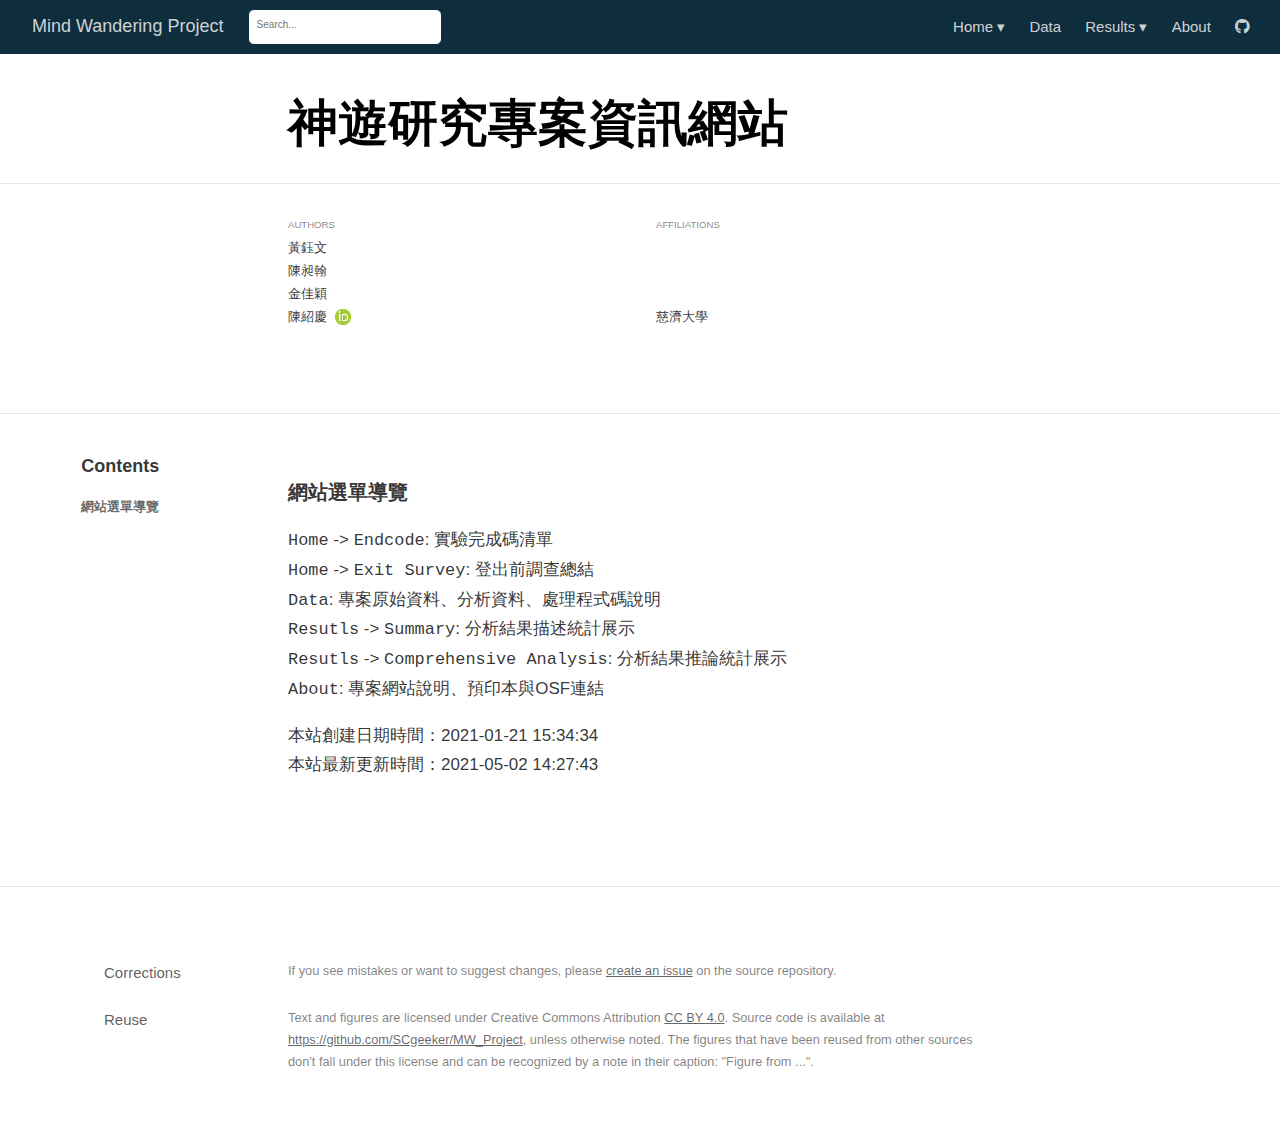
<file: index.html>
<!DOCTYPE html>

<html xmlns="http://www.w3.org/1999/xhtml" lang="" xml:lang="">

<head>
  <meta charset="utf-8"/>
  <meta name="viewport" content="width=device-width, initial-scale=1"/>
  <meta http-equiv="X-UA-Compatible" content="IE=Edge,chrome=1"/>
  <meta name="generator" content="distill" />

  <style type="text/css">
  /* Hide doc at startup (prevent jankiness while JS renders/transforms) */
  body {
    visibility: hidden;
  }
  </style>

 <!--radix_placeholder_import_source-->
 <!--/radix_placeholder_import_source-->

<style type="text/css">code{white-space: pre;}</style>
<style type="text/css" data-origin="pandoc">
pre > code.sourceCode { white-space: pre; position: relative; }
pre > code.sourceCode > span { display: inline-block; line-height: 1.25; }
pre > code.sourceCode > span:empty { height: 1.2em; }
code.sourceCode > span { color: inherit; text-decoration: inherit; }
div.sourceCode { margin: 1em 0; }
pre.sourceCode { margin: 0; }
@media screen {
div.sourceCode { overflow: auto; }
}
@media print {
pre > code.sourceCode { white-space: pre-wrap; }
pre > code.sourceCode > span { text-indent: -5em; padding-left: 5em; }
}
pre.numberSource code
  { counter-reset: source-line 0; }
pre.numberSource code > span
  { position: relative; left: -4em; counter-increment: source-line; }
pre.numberSource code > span > a:first-child::before
  { content: counter(source-line);
    position: relative; left: -1em; text-align: right; vertical-align: baseline;
    border: none; display: inline-block;
    -webkit-touch-callout: none; -webkit-user-select: none;
    -khtml-user-select: none; -moz-user-select: none;
    -ms-user-select: none; user-select: none;
    padding: 0 4px; width: 4em;
    color: #aaaaaa;
  }
pre.numberSource { margin-left: 3em; border-left: 1px solid #aaaaaa;  padding-left: 4px; }
div.sourceCode
  {   }
@media screen {
pre > code.sourceCode > span > a:first-child::before { text-decoration: underline; }
}
code span.al { color: #ff0000; } /* Alert */
code span.an { color: #008000; } /* Annotation */
code span.at { } /* Attribute */
code span.bu { } /* BuiltIn */
code span.cf { color: #0000ff; } /* ControlFlow */
code span.ch { color: #008080; } /* Char */
code span.cn { color: #585cf6; } /* Constant */
code span.co { color: #4c886b; } /* Comment */
code span.cv { color: #008000; } /* CommentVar */
code span.do { color: #008000; } /* Documentation */
code span.dv { color: #0000cd; } /* DecVal */
code span.er { color: #ff0000; font-weight: bold; } /* Error */
code span.ex { } /* Extension */
code span.fl { color: #0000cd; } /* Float */
code span.im { } /* Import */
code span.in { color: #008000; } /* Information */
code span.kw { color: #0000ff; } /* Keyword */
code span.op { color: #687687; } /* Operator */
code span.ot { color: #ff4000; } /* Other */
code span.pp { color: #ff4000; } /* Preprocessor */
code span.sc { color: #008080; } /* SpecialChar */
code span.ss { color: #008080; } /* SpecialString */
code span.st { color: #036a07; } /* String */
code span.va { } /* Variable */
code span.vs { color: #008080; } /* VerbatimString */
code span.wa { color: #008000; font-weight: bold; } /* Warning */
</style>

  <!--radix_placeholder_meta_tags-->
  <title>Mind Wandering Project: 神遊研究專案資訊網站</title>


  <link rel="license" href="https://creativecommons.org/licenses/by/4.0/"/>
  <link rel="icon" type="image/png" href="images/tcpsr.png"/>

  <meta name="article:author" content="黃鈺文"/>
  <meta name="article:author" content="陳昶翰"/>
  <meta name="article:author" content="金佳穎"/>
  <meta name="article:author" content="陳紹慶"/>

  <!--  https://developers.facebook.com/docs/sharing/webmasters#markup -->
  <meta property="og:title" content="Mind Wandering Project: 神遊研究專案資訊網站"/>
  <meta property="og:type" content="article"/>
  <meta property="og:locale" content="en_US"/>
  <meta property="og:site_name" content="Mind Wandering Project"/>

  <!--  https://dev.twitter.com/cards/types/summary -->
  <meta property="twitter:card" content="summary"/>
  <meta property="twitter:title" content="Mind Wandering Project: 神遊研究專案資訊網站"/>

  <!--/radix_placeholder_meta_tags-->
  <!--radix_placeholder_rmarkdown_metadata-->

  <script type="text/json" id="radix-rmarkdown-metadata">
  {"type":"list","attributes":{"names":{"type":"character","attributes":{},"value":["title","description","author","output","site"]}},"value":[{"type":"character","attributes":{},"value":["神遊研究專案資訊網站"]},{"type":"NULL"},{"type":"list","attributes":{},"value":[{"type":"list","attributes":{"names":{"type":"character","attributes":{},"value":["name"]}},"value":[{"type":"character","attributes":{},"value":["黃鈺文"]}]},{"type":"list","attributes":{"names":{"type":"character","attributes":{},"value":["name"]}},"value":[{"type":"character","attributes":{},"value":["陳昶翰"]}]},{"type":"list","attributes":{"names":{"type":"character","attributes":{},"value":["name"]}},"value":[{"type":"character","attributes":{},"value":["金佳穎"]}]},{"type":"list","attributes":{"names":{"type":"character","attributes":{},"value":["name","url","affiliation","affiliation_url","orcid_id"]}},"value":[{"type":"character","attributes":{},"value":["陳紹慶"]},{"type":"character","attributes":{},"value":["https://scchen.com"]},{"type":"character","attributes":{},"value":["慈濟大學"]},{"type":"character","attributes":{},"value":["https://www.tcu.edu.tw"]},{"type":"character","attributes":{},"value":["0000-0001-6092-6049"]}]}]},{"type":"list","attributes":{"names":{"type":"character","attributes":{},"value":["distill::distill_article"]}},"value":[{"type":"list","attributes":{"names":{"type":"character","attributes":{},"value":["toc"]}},"value":[{"type":"logical","attributes":{},"value":[true]}]}]},{"type":"character","attributes":{},"value":["distill::distill_website"]}]}
  </script>
  <!--/radix_placeholder_rmarkdown_metadata-->
  <!--radix_placeholder_navigation_in_header-->
  <meta name="distill:offset" content=""/>

  <script type="application/javascript">

    window.headroom_prevent_pin = false;

    window.document.addEventListener("DOMContentLoaded", function (event) {

      // initialize headroom for banner
      var header = $('header').get(0);
      var headerHeight = header.offsetHeight;
      var headroom = new Headroom(header, {
        tolerance: 5,
        onPin : function() {
          if (window.headroom_prevent_pin) {
            window.headroom_prevent_pin = false;
            headroom.unpin();
          }
        }
      });
      headroom.init();
      if(window.location.hash)
        headroom.unpin();
      $(header).addClass('headroom--transition');

      // offset scroll location for banner on hash change
      // (see: https://github.com/WickyNilliams/headroom.js/issues/38)
      window.addEventListener("hashchange", function(event) {
        window.scrollTo(0, window.pageYOffset - (headerHeight + 25));
      });

      // responsive menu
      $('.distill-site-header').each(function(i, val) {
        var topnav = $(this);
        var toggle = topnav.find('.nav-toggle');
        toggle.on('click', function() {
          topnav.toggleClass('responsive');
        });
      });

      // nav dropdowns
      $('.nav-dropbtn').click(function(e) {
        $(this).next('.nav-dropdown-content').toggleClass('nav-dropdown-active');
        $(this).parent().siblings('.nav-dropdown')
           .children('.nav-dropdown-content').removeClass('nav-dropdown-active');
      });
      $("body").click(function(e){
        $('.nav-dropdown-content').removeClass('nav-dropdown-active');
      });
      $(".nav-dropdown").click(function(e){
        e.stopPropagation();
      });
    });
  </script>

  <style type="text/css">

  /* Theme (user-documented overrideables for nav appearance) */

  .distill-site-nav {
    color: rgba(255, 255, 255, 0.8);
    background-color: #0F2E3D;
    font-size: 15px;
    font-weight: 300;
  }

  .distill-site-nav a {
    color: inherit;
    text-decoration: none;
  }

  .distill-site-nav a:hover {
    color: white;
  }

  @media print {
    .distill-site-nav {
      display: none;
    }
  }

  .distill-site-header {

  }

  .distill-site-footer {

  }


  /* Site Header */

  .distill-site-header {
    width: 100%;
    box-sizing: border-box;
    z-index: 3;
  }

  .distill-site-header .nav-left {
    display: inline-block;
    margin-left: 8px;
  }

  @media screen and (max-width: 768px) {
    .distill-site-header .nav-left {
      margin-left: 0;
    }
  }


  .distill-site-header .nav-right {
    float: right;
    margin-right: 8px;
  }

  .distill-site-header a,
  .distill-site-header .title {
    display: inline-block;
    text-align: center;
    padding: 14px 10px 14px 10px;
  }

  .distill-site-header .title {
    font-size: 18px;
    min-width: 150px;
  }

  .distill-site-header .logo {
    padding: 0;
  }

  .distill-site-header .logo img {
    display: none;
    max-height: 20px;
    width: auto;
    margin-bottom: -4px;
  }

  .distill-site-header .nav-image img {
    max-height: 18px;
    width: auto;
    display: inline-block;
    margin-bottom: -3px;
  }



  @media screen and (min-width: 1000px) {
    .distill-site-header .logo img {
      display: inline-block;
    }
    .distill-site-header .nav-left {
      margin-left: 20px;
    }
    .distill-site-header .nav-right {
      margin-right: 20px;
    }
    .distill-site-header .title {
      padding-left: 12px;
    }
  }


  .distill-site-header .nav-toggle {
    display: none;
  }

  .nav-dropdown {
    display: inline-block;
    position: relative;
  }

  .nav-dropdown .nav-dropbtn {
    border: none;
    outline: none;
    color: rgba(255, 255, 255, 0.8);
    padding: 16px 10px;
    background-color: transparent;
    font-family: inherit;
    font-size: inherit;
    font-weight: inherit;
    margin: 0;
    margin-top: 1px;
    z-index: 2;
  }

  .nav-dropdown-content {
    display: none;
    position: absolute;
    background-color: white;
    min-width: 200px;
    border: 1px solid rgba(0,0,0,0.15);
    border-radius: 4px;
    box-shadow: 0px 8px 16px 0px rgba(0,0,0,0.1);
    z-index: 1;
    margin-top: 2px;
    white-space: nowrap;
    padding-top: 4px;
    padding-bottom: 4px;
  }

  .nav-dropdown-content hr {
    margin-top: 4px;
    margin-bottom: 4px;
    border: none;
    border-bottom: 1px solid rgba(0, 0, 0, 0.1);
  }

  .nav-dropdown-active {
    display: block;
  }

  .nav-dropdown-content a, .nav-dropdown-content .nav-dropdown-header {
    color: black;
    padding: 6px 24px;
    text-decoration: none;
    display: block;
    text-align: left;
  }

  .nav-dropdown-content .nav-dropdown-header {
    display: block;
    padding: 5px 24px;
    padding-bottom: 0;
    text-transform: uppercase;
    font-size: 14px;
    color: #999999;
    white-space: nowrap;
  }

  .nav-dropdown:hover .nav-dropbtn {
    color: white;
  }

  .nav-dropdown-content a:hover {
    background-color: #ddd;
    color: black;
  }

  .nav-right .nav-dropdown-content {
    margin-left: -45%;
    right: 0;
  }

  @media screen and (max-width: 768px) {
    .distill-site-header a, .distill-site-header .nav-dropdown  {display: none;}
    .distill-site-header a.nav-toggle {
      float: right;
      display: block;
    }
    .distill-site-header .title {
      margin-left: 0;
    }
    .distill-site-header .nav-right {
      margin-right: 0;
    }
    .distill-site-header {
      overflow: hidden;
    }
    .nav-right .nav-dropdown-content {
      margin-left: 0;
    }
  }


  @media screen and (max-width: 768px) {
    .distill-site-header.responsive {position: relative; min-height: 500px; }
    .distill-site-header.responsive a.nav-toggle {
      position: absolute;
      right: 0;
      top: 0;
    }
    .distill-site-header.responsive a,
    .distill-site-header.responsive .nav-dropdown {
      display: block;
      text-align: left;
    }
    .distill-site-header.responsive .nav-left,
    .distill-site-header.responsive .nav-right {
      width: 100%;
    }
    .distill-site-header.responsive .nav-dropdown {float: none;}
    .distill-site-header.responsive .nav-dropdown-content {position: relative;}
    .distill-site-header.responsive .nav-dropdown .nav-dropbtn {
      display: block;
      width: 100%;
      text-align: left;
    }
  }

  /* Site Footer */

  .distill-site-footer {
    width: 100%;
    overflow: hidden;
    box-sizing: border-box;
    z-index: 3;
    margin-top: 30px;
    padding-top: 30px;
    padding-bottom: 30px;
    text-align: center;
  }

  /* Headroom */

  d-title {
    padding-top: 6rem;
  }

  @media print {
    d-title {
      padding-top: 4rem;
    }
  }

  .headroom {
    z-index: 1000;
    position: fixed;
    top: 0;
    left: 0;
    right: 0;
  }

  .headroom--transition {
    transition: all .4s ease-in-out;
  }

  .headroom--unpinned {
    top: -100px;
  }

  .headroom--pinned {
    top: 0;
  }

  /* adjust viewport for navbar height */
  /* helps vertically center bootstrap (non-distill) content */
  .min-vh-100 {
    min-height: calc(100vh - 100px) !important;
  }

  </style>

  <script src="site_libs/jquery-1.11.3/jquery.min.js"></script>
  <link href="site_libs/font-awesome-5.1.0/css/all.css" rel="stylesheet"/>
  <link href="site_libs/font-awesome-5.1.0/css/v4-shims.css" rel="stylesheet"/>
  <script src="site_libs/headroom-0.9.4/headroom.min.js"></script>
  <script src="site_libs/autocomplete-0.37.1/autocomplete.min.js"></script>
  <script src="site_libs/fuse-6.4.1/fuse.min.js"></script>

  <script type="application/javascript">

  function getMeta(metaName) {
    var metas = document.getElementsByTagName('meta');
    for (let i = 0; i < metas.length; i++) {
      if (metas[i].getAttribute('name') === metaName) {
        return metas[i].getAttribute('content');
      }
    }
    return '';
  }

  function offsetURL(url) {
    var offset = getMeta('distill:offset');
    return offset ? offset + '/' + url : url;
  }

  function createFuseIndex() {

    // create fuse index
    var options = {
      keys: [
        { name: 'title', weight: 20 },
        { name: 'categories', weight: 15 },
        { name: 'description', weight: 10 },
        { name: 'contents', weight: 5 },
      ],
      ignoreLocation: true,
      threshold: 0
    };
    var fuse = new window.Fuse([], options);

    // fetch the main search.json
    return fetch(offsetURL('search.json'))
      .then(function(response) {
        if (response.status == 200) {
          return response.json().then(function(json) {
            // index main articles
            json.articles.forEach(function(article) {
              fuse.add(article);
            });
            // download collections and index their articles
            return Promise.all(json.collections.map(function(collection) {
              return fetch(offsetURL(collection)).then(function(response) {
                if (response.status === 200) {
                  return response.json().then(function(articles) {
                    articles.forEach(function(article) {
                      fuse.add(article);
                    });
                  })
                } else {
                  return Promise.reject(
                    new Error('Unexpected status from search index request: ' +
                              response.status)
                  );
                }
              });
            })).then(function() {
              return fuse;
            });
          });

        } else {
          return Promise.reject(
            new Error('Unexpected status from search index request: ' +
                        response.status)
          );
        }
      });
  }

  window.document.addEventListener("DOMContentLoaded", function (event) {

    // get search element (bail if we don't have one)
    var searchEl = window.document.getElementById('distill-search');
    if (!searchEl)
      return;

    createFuseIndex()
      .then(function(fuse) {

        // make search box visible
        searchEl.classList.remove('hidden');

        // initialize autocomplete
        var options = {
          autoselect: true,
          hint: false,
          minLength: 2,
        };
        window.autocomplete(searchEl, options, [{
          source: function(query, callback) {
            const searchOptions = {
              isCaseSensitive: false,
              shouldSort: true,
              minMatchCharLength: 2,
              limit: 10,
            };
            var results = fuse.search(query, searchOptions);
            callback(results
              .map(function(result) { return result.item; })
            );
          },
          templates: {
            suggestion: function(suggestion) {
              var img = suggestion.preview && Object.keys(suggestion.preview).length > 0
                ? `<img src="${offsetURL(suggestion.preview)}"</img>`
                : '';
              var html = `
                <div class="search-item">
                  <h3>${suggestion.title}</h3>
                  <div class="search-item-description">
                    ${suggestion.description || ''}
                  </div>
                  <div class="search-item-preview">
                    ${img}
                  </div>
                </div>
              `;
              return html;
            }
          }
        }]).on('autocomplete:selected', function(event, suggestion) {
          window.location.href = offsetURL(suggestion.path);
        });
        // remove inline display style on autocompleter (we want to
        // manage responsive display via css)
        $('.algolia-autocomplete').css("display", "");
      })
      .catch(function(error) {
        console.log(error);
      });

  });

  </script>

  <style type="text/css">

  .nav-search {
    font-size: x-small;
  }

  /* Algolioa Autocomplete */

  .algolia-autocomplete {
    display: inline-block;
    margin-left: 10px;
    vertical-align: sub;
    background-color: white;
    color: black;
    padding: 6px;
    padding-top: 8px;
    padding-bottom: 0;
    border-radius: 6px;
    border: 1px #0F2E3D solid;
    width: 180px;
  }


  @media screen and (max-width: 768px) {
    .distill-site-nav .algolia-autocomplete {
      display: none;
      visibility: hidden;
    }
    .distill-site-nav.responsive .algolia-autocomplete {
      display: inline-block;
      visibility: visible;
    }
    .distill-site-nav.responsive .algolia-autocomplete .aa-dropdown-menu {
      margin-left: 0;
      width: 400px;
      max-height: 400px;
    }
  }

  .algolia-autocomplete .aa-input, .algolia-autocomplete .aa-hint {
    width: 90%;
    outline: none;
    border: none;
  }

  .algolia-autocomplete .aa-hint {
    color: #999;
  }
  .algolia-autocomplete .aa-dropdown-menu {
    width: 550px;
    max-height: 70vh;
    overflow-x: visible;
    overflow-y: scroll;
    padding: 5px;
    margin-top: 3px;
    margin-left: -150px;
    background-color: #fff;
    border-radius: 5px;
    border: 1px solid #999;
    border-top: none;
  }

  .algolia-autocomplete .aa-dropdown-menu .aa-suggestion {
    cursor: pointer;
    padding: 5px 4px;
    border-bottom: 1px solid #eee;
  }

  .algolia-autocomplete .aa-dropdown-menu .aa-suggestion:last-of-type {
    border-bottom: none;
    margin-bottom: 2px;
  }

  .algolia-autocomplete .aa-dropdown-menu .aa-suggestion .search-item {
    overflow: hidden;
    font-size: 0.8em;
    line-height: 1.4em;
  }

  .algolia-autocomplete .aa-dropdown-menu .aa-suggestion .search-item h3 {
    font-size: 1rem;
    margin-block-start: 0;
    margin-block-end: 5px;
  }

  .algolia-autocomplete .aa-dropdown-menu .aa-suggestion .search-item-description {
    display: inline-block;
    overflow: hidden;
    height: 2.8em;
    width: 80%;
    margin-right: 4%;
  }

  .algolia-autocomplete .aa-dropdown-menu .aa-suggestion .search-item-preview {
    display: inline-block;
    width: 15%;
  }

  .algolia-autocomplete .aa-dropdown-menu .aa-suggestion .search-item-preview img {
    height: 3em;
    width: auto;
    display: none;
  }

  .algolia-autocomplete .aa-dropdown-menu .aa-suggestion .search-item-preview img[src] {
    display: initial;
  }

  .algolia-autocomplete .aa-dropdown-menu .aa-suggestion.aa-cursor {
    background-color: #eee;
  }
  .algolia-autocomplete .aa-dropdown-menu .aa-suggestion em {
    font-weight: bold;
    font-style: normal;
  }

  </style>


  <!--/radix_placeholder_navigation_in_header-->
  <!--radix_placeholder_distill-->

  <style type="text/css">

  body {
    background-color: white;
  }

  .pandoc-table {
    width: 100%;
  }

  .pandoc-table>caption {
    margin-bottom: 10px;
  }

  .pandoc-table th:not([align]) {
    text-align: left;
  }

  .pagedtable-footer {
    font-size: 15px;
  }

  d-byline .byline {
    grid-template-columns: 2fr 2fr;
  }

  d-byline .byline h3 {
    margin-block-start: 1.5em;
  }

  d-byline .byline .authors-affiliations h3 {
    margin-block-start: 0.5em;
  }

  .authors-affiliations .orcid-id {
    width: 16px;
    height:16px;
    margin-left: 4px;
    margin-right: 4px;
    vertical-align: middle;
    padding-bottom: 2px;
  }

  d-title .dt-tags {
    margin-top: 1em;
    grid-column: text;
  }

  .dt-tags .dt-tag {
    text-decoration: none;
    display: inline-block;
    color: rgba(0,0,0,0.6);
    padding: 0em 0.4em;
    margin-right: 0.5em;
    margin-bottom: 0.4em;
    font-size: 70%;
    border: 1px solid rgba(0,0,0,0.2);
    border-radius: 3px;
    text-transform: uppercase;
    font-weight: 500;
  }

  d-article table.gt_table td,
  d-article table.gt_table th {
    border-bottom: none;
  }

  .html-widget {
    margin-bottom: 2.0em;
  }

  .l-screen-inset {
    padding-right: 16px;
  }

  .l-screen .caption {
    margin-left: 10px;
  }

  .shaded {
    background: rgb(247, 247, 247);
    padding-top: 20px;
    padding-bottom: 20px;
    border-top: 1px solid rgba(0, 0, 0, 0.1);
    border-bottom: 1px solid rgba(0, 0, 0, 0.1);
  }

  .shaded .html-widget {
    margin-bottom: 0;
    border: 1px solid rgba(0, 0, 0, 0.1);
  }

  .shaded .shaded-content {
    background: white;
  }

  .text-output {
    margin-top: 0;
    line-height: 1.5em;
  }

  .hidden {
    display: none !important;
  }

  d-article {
    padding-top: 2.5rem;
    padding-bottom: 30px;
  }

  d-appendix {
    padding-top: 30px;
  }

  d-article>p>img {
    width: 100%;
  }

  d-article h2 {
    margin: 1rem 0 1.5rem 0;
  }

  d-article h3 {
    margin-top: 1.5rem;
  }

  d-article iframe {
    border: 1px solid rgba(0, 0, 0, 0.1);
    margin-bottom: 2.0em;
    width: 100%;
  }

  /* Tweak code blocks */

  d-article div.sourceCode code,
  d-article pre code {
    font-family: Consolas, Monaco, 'Andale Mono', 'Ubuntu Mono', monospace;
  }

  d-article pre,
  d-article div.sourceCode,
  d-article div.sourceCode pre {
    overflow: auto;
  }

  d-article div.sourceCode {
    background-color: white;
  }

  d-article div.sourceCode pre {
    padding-left: 10px;
    font-size: 12px;
    border-left: 2px solid rgba(0,0,0,0.1);
  }

  d-article pre {
    font-size: 12px;
    color: black;
    background: none;
    margin-top: 0;
    text-align: left;
    white-space: pre;
    word-spacing: normal;
    word-break: normal;
    word-wrap: normal;
    line-height: 1.5;

    -moz-tab-size: 4;
    -o-tab-size: 4;
    tab-size: 4;

    -webkit-hyphens: none;
    -moz-hyphens: none;
    -ms-hyphens: none;
    hyphens: none;
  }

  d-article pre a {
    border-bottom: none;
  }

  d-article pre a:hover {
    border-bottom: none;
    text-decoration: underline;
  }

  d-article details {
    grid-column: text;
    margin-bottom: 0.8em;
  }

  @media(min-width: 768px) {

  d-article pre,
  d-article div.sourceCode,
  d-article div.sourceCode pre {
    overflow: visible !important;
  }

  d-article div.sourceCode pre {
    padding-left: 18px;
    font-size: 14px;
  }

  d-article pre {
    font-size: 14px;
  }

  }

  figure img.external {
    background: white;
    border: 1px solid rgba(0, 0, 0, 0.1);
    box-shadow: 0 1px 8px rgba(0, 0, 0, 0.1);
    padding: 18px;
    box-sizing: border-box;
  }

  /* CSS for d-contents */

  .d-contents {
    grid-column: text;
    color: rgba(0,0,0,0.8);
    font-size: 0.9em;
    padding-bottom: 1em;
    margin-bottom: 1em;
    padding-bottom: 0.5em;
    margin-bottom: 1em;
    padding-left: 0.25em;
    justify-self: start;
  }

  @media(min-width: 1000px) {
    .d-contents.d-contents-float {
      height: 0;
      grid-column-start: 1;
      grid-column-end: 4;
      justify-self: center;
      padding-right: 3em;
      padding-left: 2em;
    }
  }

  .d-contents nav h3 {
    font-size: 18px;
    margin-top: 0;
    margin-bottom: 1em;
  }

  .d-contents li {
    list-style-type: none
  }

  .d-contents nav > ul {
    padding-left: 0;
  }

  .d-contents ul {
    padding-left: 1em
  }

  .d-contents nav ul li {
    margin-top: 0.6em;
    margin-bottom: 0.2em;
  }

  .d-contents nav a {
    font-size: 13px;
    border-bottom: none;
    text-decoration: none
    color: rgba(0, 0, 0, 0.8);
  }

  .d-contents nav a:hover {
    text-decoration: underline solid rgba(0, 0, 0, 0.6)
  }

  .d-contents nav > ul > li > a {
    font-weight: 600;
  }

  .d-contents nav > ul > li > ul {
    font-weight: inherit;
  }

  .d-contents nav > ul > li > ul > li {
    margin-top: 0.2em;
  }


  .d-contents nav ul {
    margin-top: 0;
    margin-bottom: 0.25em;
  }

  .d-article-with-toc h2:nth-child(2) {
    margin-top: 0;
  }


  /* Figure */

  .figure {
    position: relative;
    margin-bottom: 2.5em;
    margin-top: 1.5em;
  }

  .figure img {
    width: 100%;
  }

  .figure .caption {
    color: rgba(0, 0, 0, 0.6);
    font-size: 12px;
    line-height: 1.5em;
  }

  .figure img.external {
    background: white;
    border: 1px solid rgba(0, 0, 0, 0.1);
    box-shadow: 0 1px 8px rgba(0, 0, 0, 0.1);
    padding: 18px;
    box-sizing: border-box;
  }

  .figure .caption a {
    color: rgba(0, 0, 0, 0.6);
  }

  .figure .caption b,
  .figure .caption strong, {
    font-weight: 600;
    color: rgba(0, 0, 0, 1.0);
  }

  /* Citations */

  d-article .citation {
    color: inherit;
    cursor: inherit;
  }

  div.hanging-indent{
    margin-left: 1em; text-indent: -1em;
  }

  /* Citation hover box */

  .tippy-box[data-theme~=light-border] {
    background-color: rgba(250, 250, 250, 0.95);
  }

  .tippy-content > p {
    margin-bottom: 0;
    padding: 2px;
  }


  /* Tweak 1000px media break to show more text */

  @media(min-width: 1000px) {
    .base-grid,
    distill-header,
    d-title,
    d-abstract,
    d-article,
    d-appendix,
    distill-appendix,
    d-byline,
    d-footnote-list,
    d-citation-list,
    distill-footer {
      grid-template-columns: [screen-start] 1fr [page-start kicker-start] 80px [middle-start] 50px [text-start kicker-end] 65px 65px 65px 65px 65px 65px 65px 65px [text-end gutter-start] 65px [middle-end] 65px [page-end gutter-end] 1fr [screen-end];
      grid-column-gap: 16px;
    }

    .grid {
      grid-column-gap: 16px;
    }

    d-article {
      font-size: 1.06rem;
      line-height: 1.7em;
    }
    figure .caption, .figure .caption, figure figcaption {
      font-size: 13px;
    }
  }

  @media(min-width: 1180px) {
    .base-grid,
    distill-header,
    d-title,
    d-abstract,
    d-article,
    d-appendix,
    distill-appendix,
    d-byline,
    d-footnote-list,
    d-citation-list,
    distill-footer {
      grid-template-columns: [screen-start] 1fr [page-start kicker-start] 60px [middle-start] 60px [text-start kicker-end] 60px 60px 60px 60px 60px 60px 60px 60px [text-end gutter-start] 60px [middle-end] 60px [page-end gutter-end] 1fr [screen-end];
      grid-column-gap: 32px;
    }

    .grid {
      grid-column-gap: 32px;
    }
  }


  /* Get the citation styles for the appendix (not auto-injected on render since
     we do our own rendering of the citation appendix) */

  d-appendix .citation-appendix,
  .d-appendix .citation-appendix {
    font-size: 11px;
    line-height: 15px;
    border-left: 1px solid rgba(0, 0, 0, 0.1);
    padding-left: 18px;
    border: 1px solid rgba(0,0,0,0.1);
    background: rgba(0, 0, 0, 0.02);
    padding: 10px 18px;
    border-radius: 3px;
    color: rgba(150, 150, 150, 1);
    overflow: hidden;
    margin-top: -12px;
    white-space: pre-wrap;
    word-wrap: break-word;
  }

  /* Include appendix styles here so they can be overridden */

  d-appendix {
    contain: layout style;
    font-size: 0.8em;
    line-height: 1.7em;
    margin-top: 60px;
    margin-bottom: 0;
    border-top: 1px solid rgba(0, 0, 0, 0.1);
    color: rgba(0,0,0,0.5);
    padding-top: 60px;
    padding-bottom: 48px;
  }

  d-appendix h3 {
    grid-column: page-start / text-start;
    font-size: 15px;
    font-weight: 500;
    margin-top: 1em;
    margin-bottom: 0;
    color: rgba(0,0,0,0.65);
  }

  d-appendix h3 + * {
    margin-top: 1em;
  }

  d-appendix ol {
    padding: 0 0 0 15px;
  }

  @media (min-width: 768px) {
    d-appendix ol {
      padding: 0 0 0 30px;
      margin-left: -30px;
    }
  }

  d-appendix li {
    margin-bottom: 1em;
  }

  d-appendix a {
    color: rgba(0, 0, 0, 0.6);
  }

  d-appendix > * {
    grid-column: text;
  }

  d-appendix > d-footnote-list,
  d-appendix > d-citation-list,
  d-appendix > distill-appendix {
    grid-column: screen;
  }

  /* Include footnote styles here so they can be overridden */

  d-footnote-list {
    contain: layout style;
  }

  d-footnote-list > * {
    grid-column: text;
  }

  d-footnote-list a.footnote-backlink {
    color: rgba(0,0,0,0.3);
    padding-left: 0.5em;
  }



  /* Anchor.js */

  .anchorjs-link {
    /*transition: all .25s linear; */
    text-decoration: none;
    border-bottom: none;
  }
  *:hover > .anchorjs-link {
    margin-left: -1.125em !important;
    text-decoration: none;
    border-bottom: none;
  }

  /* Social footer */

  .social_footer {
    margin-top: 30px;
    margin-bottom: 0;
    color: rgba(0,0,0,0.67);
  }

  .disqus-comments {
    margin-right: 30px;
  }

  .disqus-comment-count {
    border-bottom: 1px solid rgba(0, 0, 0, 0.4);
    cursor: pointer;
  }

  #disqus_thread {
    margin-top: 30px;
  }

  .article-sharing a {
    border-bottom: none;
    margin-right: 8px;
  }

  .article-sharing a:hover {
    border-bottom: none;
  }

  .sidebar-section.subscribe {
    font-size: 12px;
    line-height: 1.6em;
  }

  .subscribe p {
    margin-bottom: 0.5em;
  }


  .article-footer .subscribe {
    font-size: 15px;
    margin-top: 45px;
  }


  .sidebar-section.custom {
    font-size: 12px;
    line-height: 1.6em;
  }

  .custom p {
    margin-bottom: 0.5em;
  }

  /* Styles for listing layout (hide title) */
  .layout-listing d-title, .layout-listing .d-title {
    display: none;
  }

  /* Styles for posts lists (not auto-injected) */


  .posts-with-sidebar {
    padding-left: 45px;
    padding-right: 45px;
  }

  .posts-list .description h2,
  .posts-list .description p {
    font-family: -apple-system, BlinkMacSystemFont, "Segoe UI", Roboto, Oxygen, Ubuntu, Cantarell, "Fira Sans", "Droid Sans", "Helvetica Neue", Arial, sans-serif;
  }

  .posts-list .description h2 {
    font-weight: 700;
    border-bottom: none;
    padding-bottom: 0;
  }

  .posts-list h2.post-tag {
    border-bottom: 1px solid rgba(0, 0, 0, 0.2);
    padding-bottom: 12px;
  }
  .posts-list {
    margin-top: 60px;
    margin-bottom: 24px;
  }

  .posts-list .post-preview {
    text-decoration: none;
    overflow: hidden;
    display: block;
    border-bottom: 1px solid rgba(0, 0, 0, 0.1);
    padding: 24px 0;
  }

  .post-preview-last {
    border-bottom: none !important;
  }

  .posts-list .posts-list-caption {
    grid-column: screen;
    font-weight: 400;
  }

  .posts-list .post-preview h2 {
    margin: 0 0 6px 0;
    line-height: 1.2em;
    font-style: normal;
    font-size: 24px;
  }

  .posts-list .post-preview p {
    margin: 0 0 12px 0;
    line-height: 1.4em;
    font-size: 16px;
  }

  .posts-list .post-preview .thumbnail {
    box-sizing: border-box;
    margin-bottom: 24px;
    position: relative;
    max-width: 500px;
  }
  .posts-list .post-preview img {
    width: 100%;
    display: block;
  }

  .posts-list .metadata {
    font-size: 12px;
    line-height: 1.4em;
    margin-bottom: 18px;
  }

  .posts-list .metadata > * {
    display: inline-block;
  }

  .posts-list .metadata .publishedDate {
    margin-right: 2em;
  }

  .posts-list .metadata .dt-authors {
    display: block;
    margin-top: 0.3em;
    margin-right: 2em;
  }

  .posts-list .dt-tags {
    display: block;
    line-height: 1em;
  }

  .posts-list .dt-tags .dt-tag {
    display: inline-block;
    color: rgba(0,0,0,0.6);
    padding: 0.3em 0.4em;
    margin-right: 0.2em;
    margin-bottom: 0.4em;
    font-size: 60%;
    border: 1px solid rgba(0,0,0,0.2);
    border-radius: 3px;
    text-transform: uppercase;
    font-weight: 500;
  }

  .posts-list img {
    opacity: 1;
  }

  .posts-list img[data-src] {
    opacity: 0;
  }

  .posts-more {
    clear: both;
  }


  .posts-sidebar {
    font-size: 16px;
  }

  .posts-sidebar h3 {
    font-size: 16px;
    margin-top: 0;
    margin-bottom: 0.5em;
    font-weight: 400;
    text-transform: uppercase;
  }

  .sidebar-section {
    margin-bottom: 30px;
  }

  .categories ul {
    list-style-type: none;
    margin: 0;
    padding: 0;
  }

  .categories li {
    color: rgba(0, 0, 0, 0.8);
    margin-bottom: 0;
  }

  .categories li>a {
    border-bottom: none;
  }

  .categories li>a:hover {
    border-bottom: 1px solid rgba(0, 0, 0, 0.4);
  }

  .categories .active {
    font-weight: 600;
  }

  .categories .category-count {
    color: rgba(0, 0, 0, 0.4);
  }


  @media(min-width: 768px) {
    .posts-list .post-preview h2 {
      font-size: 26px;
    }
    .posts-list .post-preview .thumbnail {
      float: right;
      width: 30%;
      margin-bottom: 0;
    }
    .posts-list .post-preview .description {
      float: left;
      width: 45%;
    }
    .posts-list .post-preview .metadata {
      float: left;
      width: 20%;
      margin-top: 8px;
    }
    .posts-list .post-preview p {
      margin: 0 0 12px 0;
      line-height: 1.5em;
      font-size: 16px;
    }
    .posts-with-sidebar .posts-list {
      float: left;
      width: 75%;
    }
    .posts-with-sidebar .posts-sidebar {
      float: right;
      width: 20%;
      margin-top: 60px;
      padding-top: 24px;
      padding-bottom: 24px;
    }
  }


  /* Improve display for browsers without grid (IE/Edge <= 15) */

  .downlevel {
    line-height: 1.6em;
    font-family: -apple-system, BlinkMacSystemFont, "Segoe UI", Roboto, Oxygen, Ubuntu, Cantarell, "Fira Sans", "Droid Sans", "Helvetica Neue", Arial, sans-serif;
    margin: 0;
  }

  .downlevel .d-title {
    padding-top: 6rem;
    padding-bottom: 1.5rem;
  }

  .downlevel .d-title h1 {
    font-size: 50px;
    font-weight: 700;
    line-height: 1.1em;
    margin: 0 0 0.5rem;
  }

  .downlevel .d-title p {
    font-weight: 300;
    font-size: 1.2rem;
    line-height: 1.55em;
    margin-top: 0;
  }

  .downlevel .d-byline {
    padding-top: 0.8em;
    padding-bottom: 0.8em;
    font-size: 0.8rem;
    line-height: 1.8em;
  }

  .downlevel .section-separator {
    border: none;
    border-top: 1px solid rgba(0, 0, 0, 0.1);
  }

  .downlevel .d-article {
    font-size: 1.06rem;
    line-height: 1.7em;
    padding-top: 1rem;
    padding-bottom: 2rem;
  }


  .downlevel .d-appendix {
    padding-left: 0;
    padding-right: 0;
    max-width: none;
    font-size: 0.8em;
    line-height: 1.7em;
    margin-bottom: 0;
    color: rgba(0,0,0,0.5);
    padding-top: 40px;
    padding-bottom: 48px;
  }

  .downlevel .footnotes ol {
    padding-left: 13px;
  }

  .downlevel .base-grid,
  .downlevel .distill-header,
  .downlevel .d-title,
  .downlevel .d-abstract,
  .downlevel .d-article,
  .downlevel .d-appendix,
  .downlevel .distill-appendix,
  .downlevel .d-byline,
  .downlevel .d-footnote-list,
  .downlevel .d-citation-list,
  .downlevel .distill-footer,
  .downlevel .appendix-bottom,
  .downlevel .posts-container {
    padding-left: 40px;
    padding-right: 40px;
  }

  @media(min-width: 768px) {
    .downlevel .base-grid,
    .downlevel .distill-header,
    .downlevel .d-title,
    .downlevel .d-abstract,
    .downlevel .d-article,
    .downlevel .d-appendix,
    .downlevel .distill-appendix,
    .downlevel .d-byline,
    .downlevel .d-footnote-list,
    .downlevel .d-citation-list,
    .downlevel .distill-footer,
    .downlevel .appendix-bottom,
    .downlevel .posts-container {
    padding-left: 150px;
    padding-right: 150px;
    max-width: 900px;
  }
  }

  .downlevel pre code {
    display: block;
    border-left: 2px solid rgba(0, 0, 0, .1);
    padding: 0 0 0 20px;
    font-size: 14px;
  }

  .downlevel code, .downlevel pre {
    color: black;
    background: none;
    font-family: Consolas, Monaco, 'Andale Mono', 'Ubuntu Mono', monospace;
    text-align: left;
    white-space: pre;
    word-spacing: normal;
    word-break: normal;
    word-wrap: normal;
    line-height: 1.5;

    -moz-tab-size: 4;
    -o-tab-size: 4;
    tab-size: 4;

    -webkit-hyphens: none;
    -moz-hyphens: none;
    -ms-hyphens: none;
    hyphens: none;
  }

  .downlevel .posts-list .post-preview {
    color: inherit;
  }



  </style>

  <script type="application/javascript">

  function is_downlevel_browser() {
    if (bowser.isUnsupportedBrowser({ msie: "12", msedge: "16"},
                                   window.navigator.userAgent)) {
      return true;
    } else {
      return window.load_distill_framework === undefined;
    }
  }

  // show body when load is complete
  function on_load_complete() {

    // add anchors
    if (window.anchors) {
      window.anchors.options.placement = 'left';
      window.anchors.add('d-article > h2, d-article > h3, d-article > h4, d-article > h5');
    }


    // set body to visible
    document.body.style.visibility = 'visible';

    // force redraw for leaflet widgets
    if (window.HTMLWidgets) {
      var maps = window.HTMLWidgets.findAll(".leaflet");
      $.each(maps, function(i, el) {
        var map = this.getMap();
        map.invalidateSize();
        map.eachLayer(function(layer) {
          if (layer instanceof L.TileLayer)
            layer.redraw();
        });
      });
    }

    // trigger 'shown' so htmlwidgets resize
    $('d-article').trigger('shown');
  }

  function init_distill() {

    init_common();

    // create front matter
    var front_matter = $('<d-front-matter></d-front-matter>');
    $('#distill-front-matter').wrap(front_matter);

    // create d-title
    $('.d-title').changeElementType('d-title');

    // create d-byline
    var byline = $('<d-byline></d-byline>');
    $('.d-byline').replaceWith(byline);

    // create d-article
    var article = $('<d-article></d-article>');
    $('.d-article').wrap(article).children().unwrap();

    // move posts container into article
    $('.posts-container').appendTo($('d-article'));

    // create d-appendix
    $('.d-appendix').changeElementType('d-appendix');

    // flag indicating that we have appendix items
    var appendix = $('.appendix-bottom').children('h3').length > 0;

    // replace footnotes with <d-footnote>
    $('.footnote-ref').each(function(i, val) {
      appendix = true;
      var href = $(this).attr('href');
      var id = href.replace('#', '');
      var fn = $('#' + id);
      var fn_p = $('#' + id + '>p');
      fn_p.find('.footnote-back').remove();
      var text = fn_p.html();
      var dtfn = $('<d-footnote></d-footnote>');
      dtfn.html(text);
      $(this).replaceWith(dtfn);
    });
    // remove footnotes
    $('.footnotes').remove();

    // move refs into #references-listing
    $('#references-listing').replaceWith($('#refs'));

    $('h1.appendix, h2.appendix').each(function(i, val) {
      $(this).changeElementType('h3');
    });
    $('h3.appendix').each(function(i, val) {
      var id = $(this).attr('id');
      $('.d-contents a[href="#' + id + '"]').parent().remove();
      appendix = true;
      $(this).nextUntil($('h1, h2, h3')).addBack().appendTo($('d-appendix'));
    });

    // show d-appendix if we have appendix content
    $("d-appendix").css('display', appendix ? 'grid' : 'none');

    // localize layout chunks to just output
    $('.layout-chunk').each(function(i, val) {

      // capture layout
      var layout = $(this).attr('data-layout');

      // apply layout to markdown level block elements
      var elements = $(this).children().not('details, div.sourceCode, pre, script');
      elements.each(function(i, el) {
        var layout_div = $('<div class="' + layout + '"></div>');
        if (layout_div.hasClass('shaded')) {
          var shaded_content = $('<div class="shaded-content"></div>');
          $(this).wrap(shaded_content);
          $(this).parent().wrap(layout_div);
        } else {
          $(this).wrap(layout_div);
        }
      });


      // unwrap the layout-chunk div
      $(this).children().unwrap();
    });

    // remove code block used to force  highlighting css
    $('.distill-force-highlighting-css').parent().remove();

    // remove empty line numbers inserted by pandoc when using a
    // custom syntax highlighting theme
    $('code.sourceCode a:empty').remove();

    // load distill framework
    load_distill_framework();

    // wait for window.distillRunlevel == 4 to do post processing
    function distill_post_process() {

      if (!window.distillRunlevel || window.distillRunlevel < 4)
        return;

      // hide author/affiliations entirely if we have no authors
      var front_matter = JSON.parse($("#distill-front-matter").html());
      var have_authors = front_matter.authors && front_matter.authors.length > 0;
      if (!have_authors)
        $('d-byline').addClass('hidden');

      // article with toc class
      $('.d-contents').parent().addClass('d-article-with-toc');

      // strip links that point to #
      $('.authors-affiliations').find('a[href="#"]').removeAttr('href');

      // add orcid ids
      $('.authors-affiliations').find('.author').each(function(i, el) {
        var orcid_id = front_matter.authors[i].orcidID;
        if (orcid_id) {
          var a = $('<a></a>');
          a.attr('href', 'https://orcid.org/' + orcid_id);
          var img = $('<img></img>');
          img.addClass('orcid-id');
          img.attr('alt', 'ORCID ID');
          img.attr('src','[data-uri]');
          a.append(img);
          $(this).append(a);
        }
      });

      // hide elements of author/affiliations grid that have no value
      function hide_byline_column(caption) {
        $('d-byline').find('h3:contains("' + caption + '")').parent().css('visibility', 'hidden');
      }

      // affiliations
      var have_affiliations = false;
      for (var i = 0; i<front_matter.authors.length; ++i) {
        var author = front_matter.authors[i];
        if (author.affiliation !== "&nbsp;") {
          have_affiliations = true;
          break;
        }
      }
      if (!have_affiliations)
        $('d-byline').find('h3:contains("Affiliations")').css('visibility', 'hidden');

      // published date
      if (!front_matter.publishedDate)
        hide_byline_column("Published");

      // document object identifier
      var doi = $('d-byline').find('h3:contains("DOI")');
      var doi_p = doi.next().empty();
      if (!front_matter.doi) {
        // if we have a citation and valid citationText then link to that
        if ($('#citation').length > 0 && front_matter.citationText) {
          doi.html('Citation');
          $('<a href="#citation"></a>')
            .text(front_matter.citationText)
            .appendTo(doi_p);
        } else {
          hide_byline_column("DOI");
        }
      } else {
        $('<a></a>')
           .attr('href', "https://doi.org/" + front_matter.doi)
           .html(front_matter.doi)
           .appendTo(doi_p);
      }

       // change plural form of authors/affiliations
      if (front_matter.authors.length === 1) {
        var grid = $('.authors-affiliations');
        grid.children('h3:contains("Authors")').text('Author');
        grid.children('h3:contains("Affiliations")').text('Affiliation');
      }

      // remove d-appendix and d-footnote-list local styles
      $('d-appendix > style:first-child').remove();
      $('d-footnote-list > style:first-child').remove();

      // move appendix-bottom entries to the bottom
      $('.appendix-bottom').appendTo('d-appendix').children().unwrap();
      $('.appendix-bottom').remove();

      // hoverable references
      $('span.citation[data-cites]').each(function() {
        var refHtml = $('#ref-' + $(this).attr('data-cites')).html();
        window.tippy(this, {
          allowHTML: true,
          content: refHtml,
          maxWidth: 500,
          interactive: true,
          interactiveBorder: 10,
          theme: 'light-border',
          placement: 'bottom-start'
        });
      });

      // clear polling timer
      clearInterval(tid);

      // show body now that everything is ready
      on_load_complete();
    }

    var tid = setInterval(distill_post_process, 50);
    distill_post_process();

  }

  function init_downlevel() {

    init_common();

     // insert hr after d-title
    $('.d-title').after($('<hr class="section-separator"/>'));

    // check if we have authors
    var front_matter = JSON.parse($("#distill-front-matter").html());
    var have_authors = front_matter.authors && front_matter.authors.length > 0;

    // manage byline/border
    if (!have_authors)
      $('.d-byline').remove();
    $('.d-byline').after($('<hr class="section-separator"/>'));
    $('.d-byline a').remove();

    // remove toc
    $('.d-contents').remove();

    // move appendix elements
    $('h1.appendix, h2.appendix').each(function(i, val) {
      $(this).changeElementType('h3');
    });
    $('h3.appendix').each(function(i, val) {
      $(this).nextUntil($('h1, h2, h3')).addBack().appendTo($('.d-appendix'));
    });


    // inject headers into references and footnotes
    var refs_header = $('<h3></h3>');
    refs_header.text('References');
    $('#refs').prepend(refs_header);

    var footnotes_header = $('<h3></h3');
    footnotes_header.text('Footnotes');
    $('.footnotes').children('hr').first().replaceWith(footnotes_header);

    // move appendix-bottom entries to the bottom
    $('.appendix-bottom').appendTo('.d-appendix').children().unwrap();
    $('.appendix-bottom').remove();

    // remove appendix if it's empty
    if ($('.d-appendix').children().length === 0)
      $('.d-appendix').remove();

    // prepend separator above appendix
    $('.d-appendix').before($('<hr class="section-separator" style="clear: both"/>'));

    // trim code
    $('pre>code').each(function(i, val) {
      $(this).html($.trim($(this).html()));
    });

    // move posts-container right before article
    $('.posts-container').insertBefore($('.d-article'));

    $('body').addClass('downlevel');

    on_load_complete();
  }


  function init_common() {

    // jquery plugin to change element types
    (function($) {
      $.fn.changeElementType = function(newType) {
        var attrs = {};

        $.each(this[0].attributes, function(idx, attr) {
          attrs[attr.nodeName] = attr.nodeValue;
        });

        this.replaceWith(function() {
          return $("<" + newType + "/>", attrs).append($(this).contents());
        });
      };
    })(jQuery);

    // prevent underline for linked images
    $('a > img').parent().css({'border-bottom' : 'none'});

    // mark non-body figures created by knitr chunks as 100% width
    $('.layout-chunk').each(function(i, val) {
      var figures = $(this).find('img, .html-widget');
      if ($(this).attr('data-layout') !== "l-body") {
        figures.css('width', '100%');
      } else {
        figures.css('max-width', '100%');
        figures.filter("[width]").each(function(i, val) {
          var fig = $(this);
          fig.css('width', fig.attr('width') + 'px');
        });

      }
    });

    // auto-append index.html to post-preview links in file: protocol
    // and in rstudio ide preview
    $('.post-preview').each(function(i, val) {
      if (window.location.protocol === "file:")
        $(this).attr('href', $(this).attr('href') + "index.html");
    });

    // get rid of index.html references in header
    if (window.location.protocol !== "file:") {
      $('.distill-site-header a[href]').each(function(i,val) {
        $(this).attr('href', $(this).attr('href').replace("index.html", "./"));
      });
    }

    // add class to pandoc style tables
    $('tr.header').parent('thead').parent('table').addClass('pandoc-table');
    $('.kable-table').children('table').addClass('pandoc-table');

    // add figcaption style to table captions
    $('caption').parent('table').addClass("figcaption");

    // initialize posts list
    if (window.init_posts_list)
      window.init_posts_list();

    // implmement disqus comment link
    $('.disqus-comment-count').click(function() {
      window.headroom_prevent_pin = true;
      $('#disqus_thread').toggleClass('hidden');
      if (!$('#disqus_thread').hasClass('hidden')) {
        var offset = $(this).offset();
        $(window).resize();
        $('html, body').animate({
          scrollTop: offset.top - 35
        });
      }
    });
  }

  document.addEventListener('DOMContentLoaded', function() {
    if (is_downlevel_browser())
      init_downlevel();
    else
      window.addEventListener('WebComponentsReady', init_distill);
  });

  </script>

  <style type="text/css">
  /* base variables */

  /* Edit the CSS properties in this file to create a custom
     Distill theme. Only edit values in the right column
     for each row; values shown are the CSS defaults.
     To return any property to the default,
     you may set its value to: unset
     All rows must end with a semi-colon.                      */

  /* Optional: embed custom fonts here with `@import`          */
  /* This must remain at the top of this file.                 */



  html {
    /*-- Main font sizes --*/
    --title-size:      50px;
    --body-size:       1.06rem;
    --code-size:       14px;
    --aside-size:      12px;
    --fig-cap-size:    13px;
    /*-- Main font colors --*/
    --title-color:     #000000;
    --header-color:    rgba(0, 0, 0, 0.8);
    --body-color:      rgba(0, 0, 0, 0.8);
    --aside-color:     rgba(0, 0, 0, 0.6);
    --fig-cap-color:   rgba(0, 0, 0, 0.6);
    /*-- Specify custom fonts ~~~ must be imported above   --*/
    --heading-font:    sans-serif;
    --mono-font:       monospace;
    --body-font:       sans-serif;
    --navbar-font:     sans-serif;  /* websites + blogs only */
  }

  /*-- ARTICLE METADATA --*/
  d-byline {
    --heading-size:    0.6rem;
    --heading-color:   rgba(0, 0, 0, 0.5);
    --body-size:       0.8rem;
    --body-color:      rgba(0, 0, 0, 0.8);
  }

  /*-- ARTICLE TABLE OF CONTENTS --*/
  .d-contents {
    --heading-size:    18px;
    --contents-size:   13px;
  }

  /*-- ARTICLE APPENDIX --*/
  d-appendix {
    --heading-size:    15px;
    --heading-color:   rgba(0, 0, 0, 0.65);
    --text-size:       0.8em;
    --text-color:      rgba(0, 0, 0, 0.5);
  }

  /*-- WEBSITE HEADER + FOOTER --*/
  /* These properties only apply to Distill sites and blogs  */

  .distill-site-header {
    --title-size:       18px;
    --text-color:       rgba(255, 255, 255, 0.8);
    --text-size:        15px;
    --hover-color:      white;
    --bkgd-color:       #0F2E3D;
  }

  .distill-site-footer {
    --text-color:       rgba(255, 255, 255, 0.8);
    --text-size:        15px;
    --hover-color:      white;
    --bkgd-color:       #0F2E3D;
  }

  /*-- Additional custom styles --*/
  /* Add any additional CSS rules below                      */
  </style>
  <style type="text/css">/* base variables */

  /* Edit the CSS properties in this file to create a custom
     Distill theme. Only edit values in the right column
     for each row; values shown are the CSS defaults.
     To return any property to the default,
     you may set its value to: unset
     All rows must end with a semi-colon.                      */

  /* Optional: embed custom fonts here with `@import`          */
  /* This must remain at the top of this file.                */

  @import('https://fonts.googleapis.com/css2?family=Noto+Sans')

  html {
    /*-- Main font sizes --*/
    --title-size:      50px;
    --body-size:       1.06rem;
    --code-size:       14px;
    --aside-size:      12px;
    --fig-cap-size:    13px;
    /*-- Main font colors --*/
    --title-color:     #000000;
    --header-color:    rgba(0, 0, 0, 0.8);
    --body-color:      rgba(0, 0, 0, 0.8);
    --aside-color:     rgba(0, 0, 0, 0.6);
    --fig-cap-color:   rgba(0, 0, 0, 0.6);
    /*-- Specify custom fonts ~~~ must be imported above   --*/
    --heading-font:    "Noto+Sans", serif;
    --mono-font:       "Noto+Sans", monospace;
    --body-font:       "Noto+Sans", sans-serif;
    --navbar-font:     "Noto+Sans", serif;
  }


  .screenshot {
    border: 1px solid rgba(0, 0, 0, 0.2);
  }

  .fake-img {
    background: #bbb;
    border: 1px solid rgba(0, 0, 0, 0.1);
    box-shadow: 0 0px 4px rgba(0, 0, 0, 0.1);
    margin-bottom: 12px;
  }
  .fake-img p {
    font-family: monospace;
    color: white;
    text-align: left;
    margin: 12px 0;
    text-align: center;
    font-size: 16px;
  }

  .distill-site-footer{
  }</style>
  <style type="text/css">
  /* base style */

  /* FONT FAMILIES */

  :root {
    --heading-default: -apple-system, BlinkMacSystemFont, "Segoe UI", Roboto, Oxygen, Ubuntu, Cantarell, "Fira Sans", "Droid Sans", "Helvetica Neue", Arial, sans-serif;
    --mono-default: Consolas, Monaco, 'Andale Mono', 'Ubuntu Mono', monospace;
    --body-default: -apple-system, BlinkMacSystemFont, "Segoe UI", Roboto, Oxygen, Ubuntu, Cantarell, "Fira Sans", "Droid Sans", "Helvetica Neue", Arial, sans-serif;
  }

  body,
  .posts-list .post-preview p,
  .posts-list .description p {
    font-family: var(--body-font), var(--body-default);
  }

  h1, h2, h3, h4, h5, h6,
  .posts-list .post-preview h2,
  .posts-list .description h2 {
    font-family: var(--heading-font), var(--heading-default);
  }

  d-article div.sourceCode code,
  d-article pre code {
    font-family: var(--mono-font), var(--mono-default);
  }


  /*-- TITLE --*/
  d-title h1,
  .posts-list > h1 {
    color: var(--title-color, black);
  }

  d-title h1 {
    font-size: var(--title-size, 50px);
  }

  /*-- HEADERS --*/
  d-article h1,
  d-article h2,
  d-article h3,
  d-article h4,
  d-article h5,
  d-article h6 {
    color: var(--header-color, rgba(0, 0, 0, 0.8));
  }

  /*-- BODY --*/
  d-article > p,  /* only text inside of <p> tags */
  d-article > ul, /* lists */
  d-article > ol {
    color: var(--body-color, rgba(0, 0, 0, 0.8));
    font-size: var(--body-size, 1.06rem);
  }


  /*-- CODE --*/
  d-article div.sourceCode code,
  d-article pre code {
    font-size: var(--code-size, 14px);
  }

  /*-- ASIDE --*/
  d-article aside {
    font-size: var(--aside-size, 12px);
    color: var(--aside-color, rgba(0, 0, 0, 0.6));
  }

  /*-- FIGURE CAPTIONS --*/
  figure .caption,
  figure figcaption,
  .figure .caption {
    font-size: var(--fig-cap-size, 13px);
    color: var(--fig-cap-color, rgba(0, 0, 0, 0.6));
  }

  /*-- METADATA --*/
  d-byline h3 {
    font-size: var(--heading-size, 0.6rem);
    color: var(--heading-color, rgba(0, 0, 0, 0.5));
  }

  d-byline {
    font-size: var(--body-size, 0.8rem);
    color: var(--body-color, rgba(0, 0, 0, 0.8));
  }

  d-byline a,
  d-article d-byline a {
    color: var(--body-color, rgba(0, 0, 0, 0.8));
  }

  /*-- TABLE OF CONTENTS --*/
  .d-contents nav h3 {
    font-size: var(--heading-size, 18px);
  }

  .d-contents nav a {
    font-size: var(--contents-size, 13px);
  }

  /*-- APPENDIX --*/
  d-appendix h3 {
    font-size: var(--heading-size, 15px);
    color: var(--heading-color, rgba(0, 0, 0, 0.65));
  }

  d-appendix {
    font-size: var(--text-size, 0.8em);
    color: var(--text-color, rgba(0, 0, 0, 0.5));
  }

  d-appendix d-footnote-list a.footnote-backlink {
    color: var(--text-color, rgba(0, 0, 0, 0.5));
  }

  /*-- WEBSITE HEADER + FOOTER --*/
  .distill-site-header .title {
    font-size: var(--title-size, 18px);
    font-family: var(--navbar-font), var(--heading-default);
  }

  .distill-site-header a,
  .nav-dropdown .nav-dropbtn {
    font-family: var(--navbar-font), var(--heading-default);
  }

  .nav-dropdown .nav-dropbtn {
    color: var(--text-color, rgba(255, 255, 255, 0.8));
    font-size: var(--text-size, 15px);
  }

  .distill-site-header a:hover,
  .nav-dropdown:hover .nav-dropbtn {
    color: var(--hover-color, white);
  }

  .distill-site-header {
    font-size: var(--text-size, 15px);
    color: var(--text-color, rgba(255, 255, 255, 0.8));
    background-color: var(--bkgd-color, #0F2E3D);
  }

  .distill-site-footer {
    font-size: var(--text-size, 15px);
    color: var(--text-color, rgba(255, 255, 255, 0.8));
    background-color: var(--bkgd-color, #0F2E3D);
  }

  .distill-site-footer a:hover {
    color: var(--hover-color, white);
  }</style>
  <!--/radix_placeholder_distill-->
  <script src="site_libs/header-attrs-2.7/header-attrs.js"></script>
  <script src="site_libs/popper-2.6.0/popper.min.js"></script>
  <link href="site_libs/tippy-6.2.7/tippy.css" rel="stylesheet" />
  <link href="site_libs/tippy-6.2.7/tippy-light-border.css" rel="stylesheet" />
  <script src="site_libs/tippy-6.2.7/tippy.umd.min.js"></script>
  <script src="site_libs/anchor-4.2.2/anchor.min.js"></script>
  <script src="site_libs/bowser-1.9.3/bowser.min.js"></script>
  <script src="site_libs/webcomponents-2.0.0/webcomponents.js"></script>
  <script src="site_libs/distill-2.2.21/template.v2.js"></script>
  <!--radix_placeholder_site_in_header-->
  <!--/radix_placeholder_site_in_header-->


</head>

<body>

<!--radix_placeholder_front_matter-->

<script id="distill-front-matter" type="text/json">
{"title":"神遊研究專案資訊網站","authors":[{"author":"黃鈺文","authorURL":"#","affiliation":"&nbsp;","affiliationURL":"#","orcidID":""},{"author":"陳昶翰","authorURL":"#","affiliation":"&nbsp;","affiliationURL":"#","orcidID":""},{"author":"金佳穎","authorURL":"#","affiliation":"&nbsp;","affiliationURL":"#","orcidID":""},{"author":"陳紹慶","authorURL":"https://scchen.com","affiliation":"慈濟大學","affiliationURL":"https://www.tcu.edu.tw","orcidID":"0000-0001-6092-6049"}]}
</script>

<!--/radix_placeholder_front_matter-->
<!--radix_placeholder_navigation_before_body-->
<header class="header header--fixed" role="banner">
<nav class="distill-site-nav distill-site-header">
<div class="nav-left">
<a href="index.html" class="title">Mind Wandering Project</a>
<input id="distill-search" class="nav-search hidden" type="text" placeholder="Search..."/>
</div>
<div class="nav-right">
<div class="nav-dropdown">
<button class="nav-dropbtn">
Home
 
<span class="down-arrow">&#x25BE;</span>
</button>
<div class="nav-dropdown-content">
<a href="endcode.html">End Code</a>
<a href="exit.html">Exit Survey</a>
</div>
</div>
<a href="data.html">Data</a>
<div class="nav-dropdown">
<button class="nav-dropbtn">
Results
 
<span class="down-arrow">&#x25BE;</span>
</button>
<div class="nav-dropdown-content">
<a href="summary.html">Summary</a>
<a href="analysis.html">Comprehensive Analysis</a>
</div>
</div>
<a href="about.html">About</a>
<a href="https://github.com/SCgeeker/MW_Project" aria-label="Link to source">
<i class="fab fa-github" aria-hidden="true"></i>
</a>
<a href="javascript:void(0);" class="nav-toggle">&#9776;</a>
</div>
</nav>
</header>
<!--/radix_placeholder_navigation_before_body-->
<!--radix_placeholder_site_before_body-->
<!--/radix_placeholder_site_before_body-->

<div class="d-title">
<h1>神遊研究專案資訊網站</h1>
<!--radix_placeholder_categories-->
<!--/radix_placeholder_categories-->

</div>

<div class="d-byline">
  黃鈺文  
  
,   陳昶翰  
  
,   金佳穎  
  
,   陳紹慶 <a href="https://scchen.com" class="uri">https://scchen.com</a> (慈濟大學)<a href="https://www.tcu.edu.tw" class="uri">https://www.tcu.edu.tw</a>
  

</div>

<div class="d-article">
<div class="d-contents d-contents-float">
<nav class="l-text toc figcaption" id="TOC">
<h3>Contents</h3>
<ul>
<li><a href="#網站選單導覽">網站選單導覽</a></li>
</ul>
</nav>
</div>
<h3 id="網站選單導覽">網站選單導覽</h3>
<p><code>Home</code> -&gt; <code>Endcode</code>: 實驗完成碼清單<br />
<code>Home</code> -&gt; <code>Exit Survey</code>: 登出前調查總結<br />
<code>Data</code>: 專案原始資料、分析資料、處理程式碼說明<br />
<code>Resutls</code> -&gt; <code>Summary</code>: 分析結果描述統計展示<br />
<code>Resutls</code> -&gt; <code>Comprehensive Analysis</code>: 分析結果推論統計展示<br />
<code>About</code>: 專案網站說明、預印本與OSF連結</p>
<p>本站創建日期時間：2021-01-21 15:34:34<br />
本站最新更新時間：2021-05-02 14:27:43</p>
<div class="sourceCode" id="cb1"><pre class="sourceCode r distill-force-highlighting-css"><code class="sourceCode r"></code></pre></div>
<!--radix_placeholder_article_footer-->
<!--/radix_placeholder_article_footer-->
</div>

<div class="d-appendix">
</div>


<!--radix_placeholder_site_after_body-->
<!--/radix_placeholder_site_after_body-->
<!--radix_placeholder_appendices-->
<div class="appendix-bottom">
<h3 id="updates-and-corrections">Corrections</h3>
<p>If you see mistakes or want to suggest changes, please <a href="https://github.com/SCgeeker/MW_Project/issues/new">create an issue</a> on the source repository.</p>
<h3 id="reuse">Reuse</h3>
<p>Text and figures are licensed under Creative Commons Attribution <a rel="license" href="https://creativecommons.org/licenses/by/4.0/">CC BY 4.0</a>. Source code is available at <a href="https://github.com/SCgeeker/MW_Project">https://github.com/SCgeeker/MW_Project</a>, unless otherwise noted. The figures that have been reused from other sources don't fall under this license and can be recognized by a note in their caption: "Figure from ...".</p>
</div>
<!--/radix_placeholder_appendices-->
<!--radix_placeholder_navigation_after_body-->
<!--/radix_placeholder_navigation_after_body-->

</body>

</html>
</file>
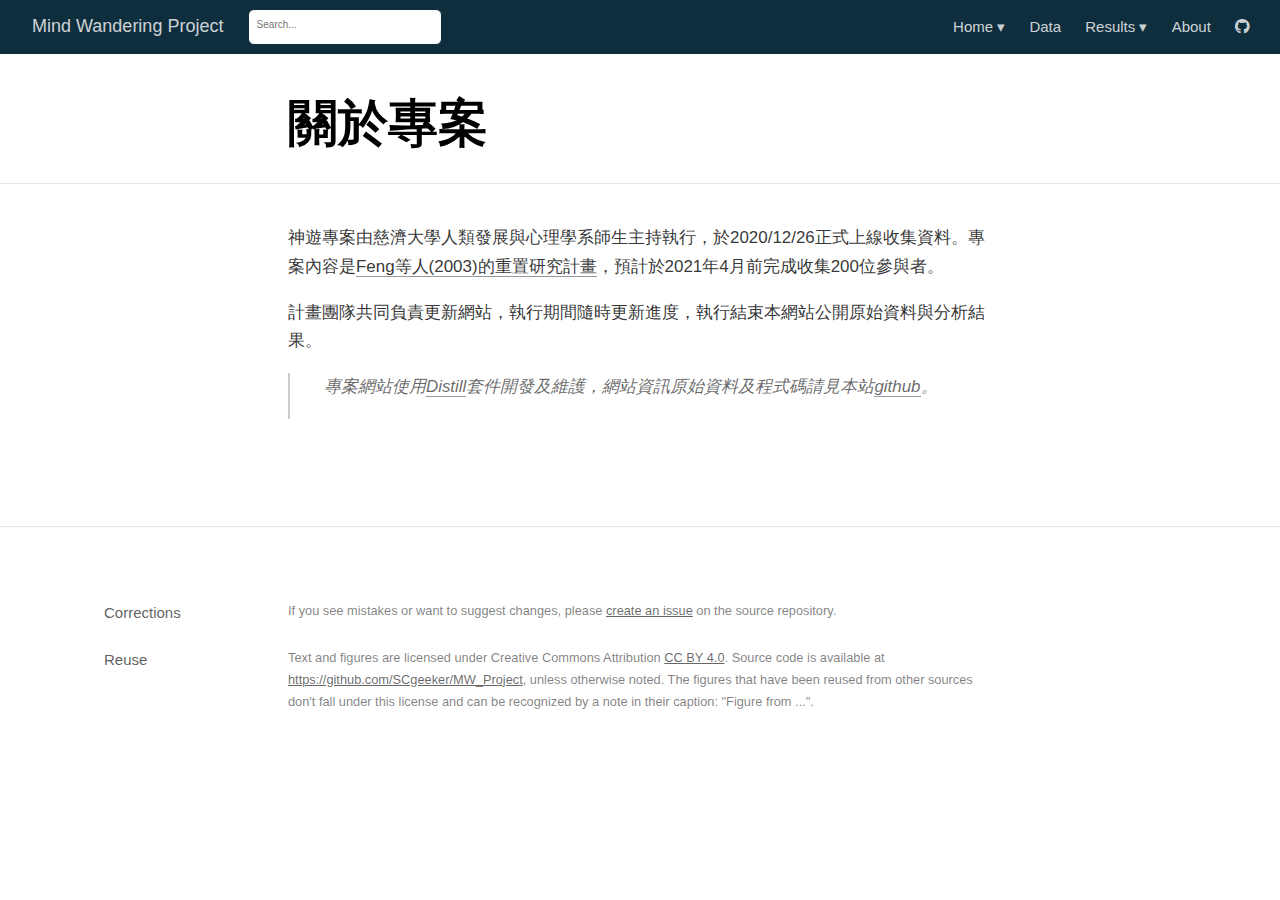
<file: about.html>
<!DOCTYPE html>

<html xmlns="http://www.w3.org/1999/xhtml" lang="" xml:lang="">

<head>
  <meta charset="utf-8"/>
  <meta name="viewport" content="width=device-width, initial-scale=1"/>
  <meta http-equiv="X-UA-Compatible" content="IE=Edge,chrome=1"/>
  <meta name="generator" content="distill" />

  <style type="text/css">
  /* Hide doc at startup (prevent jankiness while JS renders/transforms) */
  body {
    visibility: hidden;
  }
  </style>

 <!--radix_placeholder_import_source-->
 <!--/radix_placeholder_import_source-->

<style type="text/css">code{white-space: pre;}</style>
<style type="text/css" data-origin="pandoc">
pre > code.sourceCode { white-space: pre; position: relative; }
pre > code.sourceCode > span { display: inline-block; line-height: 1.25; }
pre > code.sourceCode > span:empty { height: 1.2em; }
code.sourceCode > span { color: inherit; text-decoration: inherit; }
div.sourceCode { margin: 1em 0; }
pre.sourceCode { margin: 0; }
@media screen {
div.sourceCode { overflow: auto; }
}
@media print {
pre > code.sourceCode { white-space: pre-wrap; }
pre > code.sourceCode > span { text-indent: -5em; padding-left: 5em; }
}
pre.numberSource code
  { counter-reset: source-line 0; }
pre.numberSource code > span
  { position: relative; left: -4em; counter-increment: source-line; }
pre.numberSource code > span > a:first-child::before
  { content: counter(source-line);
    position: relative; left: -1em; text-align: right; vertical-align: baseline;
    border: none; display: inline-block;
    -webkit-touch-callout: none; -webkit-user-select: none;
    -khtml-user-select: none; -moz-user-select: none;
    -ms-user-select: none; user-select: none;
    padding: 0 4px; width: 4em;
    color: #aaaaaa;
  }
pre.numberSource { margin-left: 3em; border-left: 1px solid #aaaaaa;  padding-left: 4px; }
div.sourceCode
  {   }
@media screen {
pre > code.sourceCode > span > a:first-child::before { text-decoration: underline; }
}
code span.al { color: #ff0000; } /* Alert */
code span.an { color: #008000; } /* Annotation */
code span.at { } /* Attribute */
code span.bu { } /* BuiltIn */
code span.cf { color: #0000ff; } /* ControlFlow */
code span.ch { color: #008080; } /* Char */
code span.cn { color: #585cf6; } /* Constant */
code span.co { color: #4c886b; } /* Comment */
code span.cv { color: #008000; } /* CommentVar */
code span.do { color: #008000; } /* Documentation */
code span.dv { color: #0000cd; } /* DecVal */
code span.er { color: #ff0000; font-weight: bold; } /* Error */
code span.ex { } /* Extension */
code span.fl { color: #0000cd; } /* Float */
code span.im { } /* Import */
code span.in { color: #008000; } /* Information */
code span.kw { color: #0000ff; } /* Keyword */
code span.op { color: #687687; } /* Operator */
code span.ot { color: #ff4000; } /* Other */
code span.pp { color: #ff4000; } /* Preprocessor */
code span.sc { color: #008080; } /* SpecialChar */
code span.ss { color: #008080; } /* SpecialString */
code span.st { color: #036a07; } /* String */
code span.va { } /* Variable */
code span.vs { color: #008080; } /* VerbatimString */
code span.wa { color: #008000; font-weight: bold; } /* Warning */
</style>

  <!--radix_placeholder_meta_tags-->
  <title>Mind Wandering Project: 關於專案</title>


  <link rel="license" href="https://creativecommons.org/licenses/by/4.0/"/>
  <link rel="icon" type="image/png" href="images/tcpsr.png"/>


  <!--  https://developers.facebook.com/docs/sharing/webmasters#markup -->
  <meta property="og:title" content="Mind Wandering Project: 關於專案"/>
  <meta property="og:type" content="article"/>
  <meta property="og:locale" content="en_US"/>
  <meta property="og:site_name" content="Mind Wandering Project"/>

  <!--  https://dev.twitter.com/cards/types/summary -->
  <meta property="twitter:card" content="summary"/>
  <meta property="twitter:title" content="Mind Wandering Project: 關於專案"/>

  <!--/radix_placeholder_meta_tags-->
  <!--radix_placeholder_rmarkdown_metadata-->

  <script type="text/json" id="radix-rmarkdown-metadata">
  {"type":"list","attributes":{"names":{"type":"character","attributes":{},"value":["title","description"]}},"value":[{"type":"character","attributes":{},"value":["關於專案"]},{"type":"NULL"}]}
  </script>
  <!--/radix_placeholder_rmarkdown_metadata-->
  <!--radix_placeholder_navigation_in_header-->
  <meta name="distill:offset" content=""/>

  <script type="application/javascript">

    window.headroom_prevent_pin = false;

    window.document.addEventListener("DOMContentLoaded", function (event) {

      // initialize headroom for banner
      var header = $('header').get(0);
      var headerHeight = header.offsetHeight;
      var headroom = new Headroom(header, {
        tolerance: 5,
        onPin : function() {
          if (window.headroom_prevent_pin) {
            window.headroom_prevent_pin = false;
            headroom.unpin();
          }
        }
      });
      headroom.init();
      if(window.location.hash)
        headroom.unpin();
      $(header).addClass('headroom--transition');

      // offset scroll location for banner on hash change
      // (see: https://github.com/WickyNilliams/headroom.js/issues/38)
      window.addEventListener("hashchange", function(event) {
        window.scrollTo(0, window.pageYOffset - (headerHeight + 25));
      });

      // responsive menu
      $('.distill-site-header').each(function(i, val) {
        var topnav = $(this);
        var toggle = topnav.find('.nav-toggle');
        toggle.on('click', function() {
          topnav.toggleClass('responsive');
        });
      });

      // nav dropdowns
      $('.nav-dropbtn').click(function(e) {
        $(this).next('.nav-dropdown-content').toggleClass('nav-dropdown-active');
        $(this).parent().siblings('.nav-dropdown')
           .children('.nav-dropdown-content').removeClass('nav-dropdown-active');
      });
      $("body").click(function(e){
        $('.nav-dropdown-content').removeClass('nav-dropdown-active');
      });
      $(".nav-dropdown").click(function(e){
        e.stopPropagation();
      });
    });
  </script>

  <style type="text/css">

  /* Theme (user-documented overrideables for nav appearance) */

  .distill-site-nav {
    color: rgba(255, 255, 255, 0.8);
    background-color: #0F2E3D;
    font-size: 15px;
    font-weight: 300;
  }

  .distill-site-nav a {
    color: inherit;
    text-decoration: none;
  }

  .distill-site-nav a:hover {
    color: white;
  }

  @media print {
    .distill-site-nav {
      display: none;
    }
  }

  .distill-site-header {

  }

  .distill-site-footer {

  }


  /* Site Header */

  .distill-site-header {
    width: 100%;
    box-sizing: border-box;
    z-index: 3;
  }

  .distill-site-header .nav-left {
    display: inline-block;
    margin-left: 8px;
  }

  @media screen and (max-width: 768px) {
    .distill-site-header .nav-left {
      margin-left: 0;
    }
  }


  .distill-site-header .nav-right {
    float: right;
    margin-right: 8px;
  }

  .distill-site-header a,
  .distill-site-header .title {
    display: inline-block;
    text-align: center;
    padding: 14px 10px 14px 10px;
  }

  .distill-site-header .title {
    font-size: 18px;
    min-width: 150px;
  }

  .distill-site-header .logo {
    padding: 0;
  }

  .distill-site-header .logo img {
    display: none;
    max-height: 20px;
    width: auto;
    margin-bottom: -4px;
  }

  .distill-site-header .nav-image img {
    max-height: 18px;
    width: auto;
    display: inline-block;
    margin-bottom: -3px;
  }



  @media screen and (min-width: 1000px) {
    .distill-site-header .logo img {
      display: inline-block;
    }
    .distill-site-header .nav-left {
      margin-left: 20px;
    }
    .distill-site-header .nav-right {
      margin-right: 20px;
    }
    .distill-site-header .title {
      padding-left: 12px;
    }
  }


  .distill-site-header .nav-toggle {
    display: none;
  }

  .nav-dropdown {
    display: inline-block;
    position: relative;
  }

  .nav-dropdown .nav-dropbtn {
    border: none;
    outline: none;
    color: rgba(255, 255, 255, 0.8);
    padding: 16px 10px;
    background-color: transparent;
    font-family: inherit;
    font-size: inherit;
    font-weight: inherit;
    margin: 0;
    margin-top: 1px;
    z-index: 2;
  }

  .nav-dropdown-content {
    display: none;
    position: absolute;
    background-color: white;
    min-width: 200px;
    border: 1px solid rgba(0,0,0,0.15);
    border-radius: 4px;
    box-shadow: 0px 8px 16px 0px rgba(0,0,0,0.1);
    z-index: 1;
    margin-top: 2px;
    white-space: nowrap;
    padding-top: 4px;
    padding-bottom: 4px;
  }

  .nav-dropdown-content hr {
    margin-top: 4px;
    margin-bottom: 4px;
    border: none;
    border-bottom: 1px solid rgba(0, 0, 0, 0.1);
  }

  .nav-dropdown-active {
    display: block;
  }

  .nav-dropdown-content a, .nav-dropdown-content .nav-dropdown-header {
    color: black;
    padding: 6px 24px;
    text-decoration: none;
    display: block;
    text-align: left;
  }

  .nav-dropdown-content .nav-dropdown-header {
    display: block;
    padding: 5px 24px;
    padding-bottom: 0;
    text-transform: uppercase;
    font-size: 14px;
    color: #999999;
    white-space: nowrap;
  }

  .nav-dropdown:hover .nav-dropbtn {
    color: white;
  }

  .nav-dropdown-content a:hover {
    background-color: #ddd;
    color: black;
  }

  .nav-right .nav-dropdown-content {
    margin-left: -45%;
    right: 0;
  }

  @media screen and (max-width: 768px) {
    .distill-site-header a, .distill-site-header .nav-dropdown  {display: none;}
    .distill-site-header a.nav-toggle {
      float: right;
      display: block;
    }
    .distill-site-header .title {
      margin-left: 0;
    }
    .distill-site-header .nav-right {
      margin-right: 0;
    }
    .distill-site-header {
      overflow: hidden;
    }
    .nav-right .nav-dropdown-content {
      margin-left: 0;
    }
  }


  @media screen and (max-width: 768px) {
    .distill-site-header.responsive {position: relative; min-height: 500px; }
    .distill-site-header.responsive a.nav-toggle {
      position: absolute;
      right: 0;
      top: 0;
    }
    .distill-site-header.responsive a,
    .distill-site-header.responsive .nav-dropdown {
      display: block;
      text-align: left;
    }
    .distill-site-header.responsive .nav-left,
    .distill-site-header.responsive .nav-right {
      width: 100%;
    }
    .distill-site-header.responsive .nav-dropdown {float: none;}
    .distill-site-header.responsive .nav-dropdown-content {position: relative;}
    .distill-site-header.responsive .nav-dropdown .nav-dropbtn {
      display: block;
      width: 100%;
      text-align: left;
    }
  }

  /* Site Footer */

  .distill-site-footer {
    width: 100%;
    overflow: hidden;
    box-sizing: border-box;
    z-index: 3;
    margin-top: 30px;
    padding-top: 30px;
    padding-bottom: 30px;
    text-align: center;
  }

  /* Headroom */

  d-title {
    padding-top: 6rem;
  }

  @media print {
    d-title {
      padding-top: 4rem;
    }
  }

  .headroom {
    z-index: 1000;
    position: fixed;
    top: 0;
    left: 0;
    right: 0;
  }

  .headroom--transition {
    transition: all .4s ease-in-out;
  }

  .headroom--unpinned {
    top: -100px;
  }

  .headroom--pinned {
    top: 0;
  }

  /* adjust viewport for navbar height */
  /* helps vertically center bootstrap (non-distill) content */
  .min-vh-100 {
    min-height: calc(100vh - 100px) !important;
  }

  </style>

  <script src="site_libs/jquery-1.11.3/jquery.min.js"></script>
  <link href="site_libs/font-awesome-5.1.0/css/all.css" rel="stylesheet"/>
  <link href="site_libs/font-awesome-5.1.0/css/v4-shims.css" rel="stylesheet"/>
  <script src="site_libs/headroom-0.9.4/headroom.min.js"></script>
  <script src="site_libs/autocomplete-0.37.1/autocomplete.min.js"></script>
  <script src="site_libs/fuse-6.4.1/fuse.min.js"></script>

  <script type="application/javascript">

  function getMeta(metaName) {
    var metas = document.getElementsByTagName('meta');
    for (let i = 0; i < metas.length; i++) {
      if (metas[i].getAttribute('name') === metaName) {
        return metas[i].getAttribute('content');
      }
    }
    return '';
  }

  function offsetURL(url) {
    var offset = getMeta('distill:offset');
    return offset ? offset + '/' + url : url;
  }

  function createFuseIndex() {

    // create fuse index
    var options = {
      keys: [
        { name: 'title', weight: 20 },
        { name: 'categories', weight: 15 },
        { name: 'description', weight: 10 },
        { name: 'contents', weight: 5 },
      ],
      ignoreLocation: true,
      threshold: 0
    };
    var fuse = new window.Fuse([], options);

    // fetch the main search.json
    return fetch(offsetURL('search.json'))
      .then(function(response) {
        if (response.status == 200) {
          return response.json().then(function(json) {
            // index main articles
            json.articles.forEach(function(article) {
              fuse.add(article);
            });
            // download collections and index their articles
            return Promise.all(json.collections.map(function(collection) {
              return fetch(offsetURL(collection)).then(function(response) {
                if (response.status === 200) {
                  return response.json().then(function(articles) {
                    articles.forEach(function(article) {
                      fuse.add(article);
                    });
                  })
                } else {
                  return Promise.reject(
                    new Error('Unexpected status from search index request: ' +
                              response.status)
                  );
                }
              });
            })).then(function() {
              return fuse;
            });
          });

        } else {
          return Promise.reject(
            new Error('Unexpected status from search index request: ' +
                        response.status)
          );
        }
      });
  }

  window.document.addEventListener("DOMContentLoaded", function (event) {

    // get search element (bail if we don't have one)
    var searchEl = window.document.getElementById('distill-search');
    if (!searchEl)
      return;

    createFuseIndex()
      .then(function(fuse) {

        // make search box visible
        searchEl.classList.remove('hidden');

        // initialize autocomplete
        var options = {
          autoselect: true,
          hint: false,
          minLength: 2,
        };
        window.autocomplete(searchEl, options, [{
          source: function(query, callback) {
            const searchOptions = {
              isCaseSensitive: false,
              shouldSort: true,
              minMatchCharLength: 2,
              limit: 10,
            };
            var results = fuse.search(query, searchOptions);
            callback(results
              .map(function(result) { return result.item; })
            );
          },
          templates: {
            suggestion: function(suggestion) {
              var img = suggestion.preview && Object.keys(suggestion.preview).length > 0
                ? `<img src="${offsetURL(suggestion.preview)}"</img>`
                : '';
              var html = `
                <div class="search-item">
                  <h3>${suggestion.title}</h3>
                  <div class="search-item-description">
                    ${suggestion.description || ''}
                  </div>
                  <div class="search-item-preview">
                    ${img}
                  </div>
                </div>
              `;
              return html;
            }
          }
        }]).on('autocomplete:selected', function(event, suggestion) {
          window.location.href = offsetURL(suggestion.path);
        });
        // remove inline display style on autocompleter (we want to
        // manage responsive display via css)
        $('.algolia-autocomplete').css("display", "");
      })
      .catch(function(error) {
        console.log(error);
      });

  });

  </script>

  <style type="text/css">

  .nav-search {
    font-size: x-small;
  }

  /* Algolioa Autocomplete */

  .algolia-autocomplete {
    display: inline-block;
    margin-left: 10px;
    vertical-align: sub;
    background-color: white;
    color: black;
    padding: 6px;
    padding-top: 8px;
    padding-bottom: 0;
    border-radius: 6px;
    border: 1px #0F2E3D solid;
    width: 180px;
  }


  @media screen and (max-width: 768px) {
    .distill-site-nav .algolia-autocomplete {
      display: none;
      visibility: hidden;
    }
    .distill-site-nav.responsive .algolia-autocomplete {
      display: inline-block;
      visibility: visible;
    }
    .distill-site-nav.responsive .algolia-autocomplete .aa-dropdown-menu {
      margin-left: 0;
      width: 400px;
      max-height: 400px;
    }
  }

  .algolia-autocomplete .aa-input, .algolia-autocomplete .aa-hint {
    width: 90%;
    outline: none;
    border: none;
  }

  .algolia-autocomplete .aa-hint {
    color: #999;
  }
  .algolia-autocomplete .aa-dropdown-menu {
    width: 550px;
    max-height: 70vh;
    overflow-x: visible;
    overflow-y: scroll;
    padding: 5px;
    margin-top: 3px;
    margin-left: -150px;
    background-color: #fff;
    border-radius: 5px;
    border: 1px solid #999;
    border-top: none;
  }

  .algolia-autocomplete .aa-dropdown-menu .aa-suggestion {
    cursor: pointer;
    padding: 5px 4px;
    border-bottom: 1px solid #eee;
  }

  .algolia-autocomplete .aa-dropdown-menu .aa-suggestion:last-of-type {
    border-bottom: none;
    margin-bottom: 2px;
  }

  .algolia-autocomplete .aa-dropdown-menu .aa-suggestion .search-item {
    overflow: hidden;
    font-size: 0.8em;
    line-height: 1.4em;
  }

  .algolia-autocomplete .aa-dropdown-menu .aa-suggestion .search-item h3 {
    font-size: 1rem;
    margin-block-start: 0;
    margin-block-end: 5px;
  }

  .algolia-autocomplete .aa-dropdown-menu .aa-suggestion .search-item-description {
    display: inline-block;
    overflow: hidden;
    height: 2.8em;
    width: 80%;
    margin-right: 4%;
  }

  .algolia-autocomplete .aa-dropdown-menu .aa-suggestion .search-item-preview {
    display: inline-block;
    width: 15%;
  }

  .algolia-autocomplete .aa-dropdown-menu .aa-suggestion .search-item-preview img {
    height: 3em;
    width: auto;
    display: none;
  }

  .algolia-autocomplete .aa-dropdown-menu .aa-suggestion .search-item-preview img[src] {
    display: initial;
  }

  .algolia-autocomplete .aa-dropdown-menu .aa-suggestion.aa-cursor {
    background-color: #eee;
  }
  .algolia-autocomplete .aa-dropdown-menu .aa-suggestion em {
    font-weight: bold;
    font-style: normal;
  }

  </style>


  <!--/radix_placeholder_navigation_in_header-->
  <!--radix_placeholder_distill-->

  <style type="text/css">

  body {
    background-color: white;
  }

  .pandoc-table {
    width: 100%;
  }

  .pandoc-table>caption {
    margin-bottom: 10px;
  }

  .pandoc-table th:not([align]) {
    text-align: left;
  }

  .pagedtable-footer {
    font-size: 15px;
  }

  d-byline .byline {
    grid-template-columns: 2fr 2fr;
  }

  d-byline .byline h3 {
    margin-block-start: 1.5em;
  }

  d-byline .byline .authors-affiliations h3 {
    margin-block-start: 0.5em;
  }

  .authors-affiliations .orcid-id {
    width: 16px;
    height:16px;
    margin-left: 4px;
    margin-right: 4px;
    vertical-align: middle;
    padding-bottom: 2px;
  }

  d-title .dt-tags {
    margin-top: 1em;
    grid-column: text;
  }

  .dt-tags .dt-tag {
    text-decoration: none;
    display: inline-block;
    color: rgba(0,0,0,0.6);
    padding: 0em 0.4em;
    margin-right: 0.5em;
    margin-bottom: 0.4em;
    font-size: 70%;
    border: 1px solid rgba(0,0,0,0.2);
    border-radius: 3px;
    text-transform: uppercase;
    font-weight: 500;
  }

  d-article table.gt_table td,
  d-article table.gt_table th {
    border-bottom: none;
  }

  .html-widget {
    margin-bottom: 2.0em;
  }

  .l-screen-inset {
    padding-right: 16px;
  }

  .l-screen .caption {
    margin-left: 10px;
  }

  .shaded {
    background: rgb(247, 247, 247);
    padding-top: 20px;
    padding-bottom: 20px;
    border-top: 1px solid rgba(0, 0, 0, 0.1);
    border-bottom: 1px solid rgba(0, 0, 0, 0.1);
  }

  .shaded .html-widget {
    margin-bottom: 0;
    border: 1px solid rgba(0, 0, 0, 0.1);
  }

  .shaded .shaded-content {
    background: white;
  }

  .text-output {
    margin-top: 0;
    line-height: 1.5em;
  }

  .hidden {
    display: none !important;
  }

  d-article {
    padding-top: 2.5rem;
    padding-bottom: 30px;
  }

  d-appendix {
    padding-top: 30px;
  }

  d-article>p>img {
    width: 100%;
  }

  d-article h2 {
    margin: 1rem 0 1.5rem 0;
  }

  d-article h3 {
    margin-top: 1.5rem;
  }

  d-article iframe {
    border: 1px solid rgba(0, 0, 0, 0.1);
    margin-bottom: 2.0em;
    width: 100%;
  }

  /* Tweak code blocks */

  d-article div.sourceCode code,
  d-article pre code {
    font-family: Consolas, Monaco, 'Andale Mono', 'Ubuntu Mono', monospace;
  }

  d-article pre,
  d-article div.sourceCode,
  d-article div.sourceCode pre {
    overflow: auto;
  }

  d-article div.sourceCode {
    background-color: white;
  }

  d-article div.sourceCode pre {
    padding-left: 10px;
    font-size: 12px;
    border-left: 2px solid rgba(0,0,0,0.1);
  }

  d-article pre {
    font-size: 12px;
    color: black;
    background: none;
    margin-top: 0;
    text-align: left;
    white-space: pre;
    word-spacing: normal;
    word-break: normal;
    word-wrap: normal;
    line-height: 1.5;

    -moz-tab-size: 4;
    -o-tab-size: 4;
    tab-size: 4;

    -webkit-hyphens: none;
    -moz-hyphens: none;
    -ms-hyphens: none;
    hyphens: none;
  }

  d-article pre a {
    border-bottom: none;
  }

  d-article pre a:hover {
    border-bottom: none;
    text-decoration: underline;
  }

  d-article details {
    grid-column: text;
    margin-bottom: 0.8em;
  }

  @media(min-width: 768px) {

  d-article pre,
  d-article div.sourceCode,
  d-article div.sourceCode pre {
    overflow: visible !important;
  }

  d-article div.sourceCode pre {
    padding-left: 18px;
    font-size: 14px;
  }

  d-article pre {
    font-size: 14px;
  }

  }

  figure img.external {
    background: white;
    border: 1px solid rgba(0, 0, 0, 0.1);
    box-shadow: 0 1px 8px rgba(0, 0, 0, 0.1);
    padding: 18px;
    box-sizing: border-box;
  }

  /* CSS for d-contents */

  .d-contents {
    grid-column: text;
    color: rgba(0,0,0,0.8);
    font-size: 0.9em;
    padding-bottom: 1em;
    margin-bottom: 1em;
    padding-bottom: 0.5em;
    margin-bottom: 1em;
    padding-left: 0.25em;
    justify-self: start;
  }

  @media(min-width: 1000px) {
    .d-contents.d-contents-float {
      height: 0;
      grid-column-start: 1;
      grid-column-end: 4;
      justify-self: center;
      padding-right: 3em;
      padding-left: 2em;
    }
  }

  .d-contents nav h3 {
    font-size: 18px;
    margin-top: 0;
    margin-bottom: 1em;
  }

  .d-contents li {
    list-style-type: none
  }

  .d-contents nav > ul {
    padding-left: 0;
  }

  .d-contents ul {
    padding-left: 1em
  }

  .d-contents nav ul li {
    margin-top: 0.6em;
    margin-bottom: 0.2em;
  }

  .d-contents nav a {
    font-size: 13px;
    border-bottom: none;
    text-decoration: none
    color: rgba(0, 0, 0, 0.8);
  }

  .d-contents nav a:hover {
    text-decoration: underline solid rgba(0, 0, 0, 0.6)
  }

  .d-contents nav > ul > li > a {
    font-weight: 600;
  }

  .d-contents nav > ul > li > ul {
    font-weight: inherit;
  }

  .d-contents nav > ul > li > ul > li {
    margin-top: 0.2em;
  }


  .d-contents nav ul {
    margin-top: 0;
    margin-bottom: 0.25em;
  }

  .d-article-with-toc h2:nth-child(2) {
    margin-top: 0;
  }


  /* Figure */

  .figure {
    position: relative;
    margin-bottom: 2.5em;
    margin-top: 1.5em;
  }

  .figure img {
    width: 100%;
  }

  .figure .caption {
    color: rgba(0, 0, 0, 0.6);
    font-size: 12px;
    line-height: 1.5em;
  }

  .figure img.external {
    background: white;
    border: 1px solid rgba(0, 0, 0, 0.1);
    box-shadow: 0 1px 8px rgba(0, 0, 0, 0.1);
    padding: 18px;
    box-sizing: border-box;
  }

  .figure .caption a {
    color: rgba(0, 0, 0, 0.6);
  }

  .figure .caption b,
  .figure .caption strong, {
    font-weight: 600;
    color: rgba(0, 0, 0, 1.0);
  }

  /* Citations */

  d-article .citation {
    color: inherit;
    cursor: inherit;
  }

  div.hanging-indent{
    margin-left: 1em; text-indent: -1em;
  }

  /* Citation hover box */

  .tippy-box[data-theme~=light-border] {
    background-color: rgba(250, 250, 250, 0.95);
  }

  .tippy-content > p {
    margin-bottom: 0;
    padding: 2px;
  }


  /* Tweak 1000px media break to show more text */

  @media(min-width: 1000px) {
    .base-grid,
    distill-header,
    d-title,
    d-abstract,
    d-article,
    d-appendix,
    distill-appendix,
    d-byline,
    d-footnote-list,
    d-citation-list,
    distill-footer {
      grid-template-columns: [screen-start] 1fr [page-start kicker-start] 80px [middle-start] 50px [text-start kicker-end] 65px 65px 65px 65px 65px 65px 65px 65px [text-end gutter-start] 65px [middle-end] 65px [page-end gutter-end] 1fr [screen-end];
      grid-column-gap: 16px;
    }

    .grid {
      grid-column-gap: 16px;
    }

    d-article {
      font-size: 1.06rem;
      line-height: 1.7em;
    }
    figure .caption, .figure .caption, figure figcaption {
      font-size: 13px;
    }
  }

  @media(min-width: 1180px) {
    .base-grid,
    distill-header,
    d-title,
    d-abstract,
    d-article,
    d-appendix,
    distill-appendix,
    d-byline,
    d-footnote-list,
    d-citation-list,
    distill-footer {
      grid-template-columns: [screen-start] 1fr [page-start kicker-start] 60px [middle-start] 60px [text-start kicker-end] 60px 60px 60px 60px 60px 60px 60px 60px [text-end gutter-start] 60px [middle-end] 60px [page-end gutter-end] 1fr [screen-end];
      grid-column-gap: 32px;
    }

    .grid {
      grid-column-gap: 32px;
    }
  }


  /* Get the citation styles for the appendix (not auto-injected on render since
     we do our own rendering of the citation appendix) */

  d-appendix .citation-appendix,
  .d-appendix .citation-appendix {
    font-size: 11px;
    line-height: 15px;
    border-left: 1px solid rgba(0, 0, 0, 0.1);
    padding-left: 18px;
    border: 1px solid rgba(0,0,0,0.1);
    background: rgba(0, 0, 0, 0.02);
    padding: 10px 18px;
    border-radius: 3px;
    color: rgba(150, 150, 150, 1);
    overflow: hidden;
    margin-top: -12px;
    white-space: pre-wrap;
    word-wrap: break-word;
  }

  /* Include appendix styles here so they can be overridden */

  d-appendix {
    contain: layout style;
    font-size: 0.8em;
    line-height: 1.7em;
    margin-top: 60px;
    margin-bottom: 0;
    border-top: 1px solid rgba(0, 0, 0, 0.1);
    color: rgba(0,0,0,0.5);
    padding-top: 60px;
    padding-bottom: 48px;
  }

  d-appendix h3 {
    grid-column: page-start / text-start;
    font-size: 15px;
    font-weight: 500;
    margin-top: 1em;
    margin-bottom: 0;
    color: rgba(0,0,0,0.65);
  }

  d-appendix h3 + * {
    margin-top: 1em;
  }

  d-appendix ol {
    padding: 0 0 0 15px;
  }

  @media (min-width: 768px) {
    d-appendix ol {
      padding: 0 0 0 30px;
      margin-left: -30px;
    }
  }

  d-appendix li {
    margin-bottom: 1em;
  }

  d-appendix a {
    color: rgba(0, 0, 0, 0.6);
  }

  d-appendix > * {
    grid-column: text;
  }

  d-appendix > d-footnote-list,
  d-appendix > d-citation-list,
  d-appendix > distill-appendix {
    grid-column: screen;
  }

  /* Include footnote styles here so they can be overridden */

  d-footnote-list {
    contain: layout style;
  }

  d-footnote-list > * {
    grid-column: text;
  }

  d-footnote-list a.footnote-backlink {
    color: rgba(0,0,0,0.3);
    padding-left: 0.5em;
  }



  /* Anchor.js */

  .anchorjs-link {
    /*transition: all .25s linear; */
    text-decoration: none;
    border-bottom: none;
  }
  *:hover > .anchorjs-link {
    margin-left: -1.125em !important;
    text-decoration: none;
    border-bottom: none;
  }

  /* Social footer */

  .social_footer {
    margin-top: 30px;
    margin-bottom: 0;
    color: rgba(0,0,0,0.67);
  }

  .disqus-comments {
    margin-right: 30px;
  }

  .disqus-comment-count {
    border-bottom: 1px solid rgba(0, 0, 0, 0.4);
    cursor: pointer;
  }

  #disqus_thread {
    margin-top: 30px;
  }

  .article-sharing a {
    border-bottom: none;
    margin-right: 8px;
  }

  .article-sharing a:hover {
    border-bottom: none;
  }

  .sidebar-section.subscribe {
    font-size: 12px;
    line-height: 1.6em;
  }

  .subscribe p {
    margin-bottom: 0.5em;
  }


  .article-footer .subscribe {
    font-size: 15px;
    margin-top: 45px;
  }


  .sidebar-section.custom {
    font-size: 12px;
    line-height: 1.6em;
  }

  .custom p {
    margin-bottom: 0.5em;
  }

  /* Styles for listing layout (hide title) */
  .layout-listing d-title, .layout-listing .d-title {
    display: none;
  }

  /* Styles for posts lists (not auto-injected) */


  .posts-with-sidebar {
    padding-left: 45px;
    padding-right: 45px;
  }

  .posts-list .description h2,
  .posts-list .description p {
    font-family: -apple-system, BlinkMacSystemFont, "Segoe UI", Roboto, Oxygen, Ubuntu, Cantarell, "Fira Sans", "Droid Sans", "Helvetica Neue", Arial, sans-serif;
  }

  .posts-list .description h2 {
    font-weight: 700;
    border-bottom: none;
    padding-bottom: 0;
  }

  .posts-list h2.post-tag {
    border-bottom: 1px solid rgba(0, 0, 0, 0.2);
    padding-bottom: 12px;
  }
  .posts-list {
    margin-top: 60px;
    margin-bottom: 24px;
  }

  .posts-list .post-preview {
    text-decoration: none;
    overflow: hidden;
    display: block;
    border-bottom: 1px solid rgba(0, 0, 0, 0.1);
    padding: 24px 0;
  }

  .post-preview-last {
    border-bottom: none !important;
  }

  .posts-list .posts-list-caption {
    grid-column: screen;
    font-weight: 400;
  }

  .posts-list .post-preview h2 {
    margin: 0 0 6px 0;
    line-height: 1.2em;
    font-style: normal;
    font-size: 24px;
  }

  .posts-list .post-preview p {
    margin: 0 0 12px 0;
    line-height: 1.4em;
    font-size: 16px;
  }

  .posts-list .post-preview .thumbnail {
    box-sizing: border-box;
    margin-bottom: 24px;
    position: relative;
    max-width: 500px;
  }
  .posts-list .post-preview img {
    width: 100%;
    display: block;
  }

  .posts-list .metadata {
    font-size: 12px;
    line-height: 1.4em;
    margin-bottom: 18px;
  }

  .posts-list .metadata > * {
    display: inline-block;
  }

  .posts-list .metadata .publishedDate {
    margin-right: 2em;
  }

  .posts-list .metadata .dt-authors {
    display: block;
    margin-top: 0.3em;
    margin-right: 2em;
  }

  .posts-list .dt-tags {
    display: block;
    line-height: 1em;
  }

  .posts-list .dt-tags .dt-tag {
    display: inline-block;
    color: rgba(0,0,0,0.6);
    padding: 0.3em 0.4em;
    margin-right: 0.2em;
    margin-bottom: 0.4em;
    font-size: 60%;
    border: 1px solid rgba(0,0,0,0.2);
    border-radius: 3px;
    text-transform: uppercase;
    font-weight: 500;
  }

  .posts-list img {
    opacity: 1;
  }

  .posts-list img[data-src] {
    opacity: 0;
  }

  .posts-more {
    clear: both;
  }


  .posts-sidebar {
    font-size: 16px;
  }

  .posts-sidebar h3 {
    font-size: 16px;
    margin-top: 0;
    margin-bottom: 0.5em;
    font-weight: 400;
    text-transform: uppercase;
  }

  .sidebar-section {
    margin-bottom: 30px;
  }

  .categories ul {
    list-style-type: none;
    margin: 0;
    padding: 0;
  }

  .categories li {
    color: rgba(0, 0, 0, 0.8);
    margin-bottom: 0;
  }

  .categories li>a {
    border-bottom: none;
  }

  .categories li>a:hover {
    border-bottom: 1px solid rgba(0, 0, 0, 0.4);
  }

  .categories .active {
    font-weight: 600;
  }

  .categories .category-count {
    color: rgba(0, 0, 0, 0.4);
  }


  @media(min-width: 768px) {
    .posts-list .post-preview h2 {
      font-size: 26px;
    }
    .posts-list .post-preview .thumbnail {
      float: right;
      width: 30%;
      margin-bottom: 0;
    }
    .posts-list .post-preview .description {
      float: left;
      width: 45%;
    }
    .posts-list .post-preview .metadata {
      float: left;
      width: 20%;
      margin-top: 8px;
    }
    .posts-list .post-preview p {
      margin: 0 0 12px 0;
      line-height: 1.5em;
      font-size: 16px;
    }
    .posts-with-sidebar .posts-list {
      float: left;
      width: 75%;
    }
    .posts-with-sidebar .posts-sidebar {
      float: right;
      width: 20%;
      margin-top: 60px;
      padding-top: 24px;
      padding-bottom: 24px;
    }
  }


  /* Improve display for browsers without grid (IE/Edge <= 15) */

  .downlevel {
    line-height: 1.6em;
    font-family: -apple-system, BlinkMacSystemFont, "Segoe UI", Roboto, Oxygen, Ubuntu, Cantarell, "Fira Sans", "Droid Sans", "Helvetica Neue", Arial, sans-serif;
    margin: 0;
  }

  .downlevel .d-title {
    padding-top: 6rem;
    padding-bottom: 1.5rem;
  }

  .downlevel .d-title h1 {
    font-size: 50px;
    font-weight: 700;
    line-height: 1.1em;
    margin: 0 0 0.5rem;
  }

  .downlevel .d-title p {
    font-weight: 300;
    font-size: 1.2rem;
    line-height: 1.55em;
    margin-top: 0;
  }

  .downlevel .d-byline {
    padding-top: 0.8em;
    padding-bottom: 0.8em;
    font-size: 0.8rem;
    line-height: 1.8em;
  }

  .downlevel .section-separator {
    border: none;
    border-top: 1px solid rgba(0, 0, 0, 0.1);
  }

  .downlevel .d-article {
    font-size: 1.06rem;
    line-height: 1.7em;
    padding-top: 1rem;
    padding-bottom: 2rem;
  }


  .downlevel .d-appendix {
    padding-left: 0;
    padding-right: 0;
    max-width: none;
    font-size: 0.8em;
    line-height: 1.7em;
    margin-bottom: 0;
    color: rgba(0,0,0,0.5);
    padding-top: 40px;
    padding-bottom: 48px;
  }

  .downlevel .footnotes ol {
    padding-left: 13px;
  }

  .downlevel .base-grid,
  .downlevel .distill-header,
  .downlevel .d-title,
  .downlevel .d-abstract,
  .downlevel .d-article,
  .downlevel .d-appendix,
  .downlevel .distill-appendix,
  .downlevel .d-byline,
  .downlevel .d-footnote-list,
  .downlevel .d-citation-list,
  .downlevel .distill-footer,
  .downlevel .appendix-bottom,
  .downlevel .posts-container {
    padding-left: 40px;
    padding-right: 40px;
  }

  @media(min-width: 768px) {
    .downlevel .base-grid,
    .downlevel .distill-header,
    .downlevel .d-title,
    .downlevel .d-abstract,
    .downlevel .d-article,
    .downlevel .d-appendix,
    .downlevel .distill-appendix,
    .downlevel .d-byline,
    .downlevel .d-footnote-list,
    .downlevel .d-citation-list,
    .downlevel .distill-footer,
    .downlevel .appendix-bottom,
    .downlevel .posts-container {
    padding-left: 150px;
    padding-right: 150px;
    max-width: 900px;
  }
  }

  .downlevel pre code {
    display: block;
    border-left: 2px solid rgba(0, 0, 0, .1);
    padding: 0 0 0 20px;
    font-size: 14px;
  }

  .downlevel code, .downlevel pre {
    color: black;
    background: none;
    font-family: Consolas, Monaco, 'Andale Mono', 'Ubuntu Mono', monospace;
    text-align: left;
    white-space: pre;
    word-spacing: normal;
    word-break: normal;
    word-wrap: normal;
    line-height: 1.5;

    -moz-tab-size: 4;
    -o-tab-size: 4;
    tab-size: 4;

    -webkit-hyphens: none;
    -moz-hyphens: none;
    -ms-hyphens: none;
    hyphens: none;
  }

  .downlevel .posts-list .post-preview {
    color: inherit;
  }



  </style>

  <script type="application/javascript">

  function is_downlevel_browser() {
    if (bowser.isUnsupportedBrowser({ msie: "12", msedge: "16"},
                                   window.navigator.userAgent)) {
      return true;
    } else {
      return window.load_distill_framework === undefined;
    }
  }

  // show body when load is complete
  function on_load_complete() {

    // add anchors
    if (window.anchors) {
      window.anchors.options.placement = 'left';
      window.anchors.add('d-article > h2, d-article > h3, d-article > h4, d-article > h5');
    }


    // set body to visible
    document.body.style.visibility = 'visible';

    // force redraw for leaflet widgets
    if (window.HTMLWidgets) {
      var maps = window.HTMLWidgets.findAll(".leaflet");
      $.each(maps, function(i, el) {
        var map = this.getMap();
        map.invalidateSize();
        map.eachLayer(function(layer) {
          if (layer instanceof L.TileLayer)
            layer.redraw();
        });
      });
    }

    // trigger 'shown' so htmlwidgets resize
    $('d-article').trigger('shown');
  }

  function init_distill() {

    init_common();

    // create front matter
    var front_matter = $('<d-front-matter></d-front-matter>');
    $('#distill-front-matter').wrap(front_matter);

    // create d-title
    $('.d-title').changeElementType('d-title');

    // create d-byline
    var byline = $('<d-byline></d-byline>');
    $('.d-byline').replaceWith(byline);

    // create d-article
    var article = $('<d-article></d-article>');
    $('.d-article').wrap(article).children().unwrap();

    // move posts container into article
    $('.posts-container').appendTo($('d-article'));

    // create d-appendix
    $('.d-appendix').changeElementType('d-appendix');

    // flag indicating that we have appendix items
    var appendix = $('.appendix-bottom').children('h3').length > 0;

    // replace footnotes with <d-footnote>
    $('.footnote-ref').each(function(i, val) {
      appendix = true;
      var href = $(this).attr('href');
      var id = href.replace('#', '');
      var fn = $('#' + id);
      var fn_p = $('#' + id + '>p');
      fn_p.find('.footnote-back').remove();
      var text = fn_p.html();
      var dtfn = $('<d-footnote></d-footnote>');
      dtfn.html(text);
      $(this).replaceWith(dtfn);
    });
    // remove footnotes
    $('.footnotes').remove();

    // move refs into #references-listing
    $('#references-listing').replaceWith($('#refs'));

    $('h1.appendix, h2.appendix').each(function(i, val) {
      $(this).changeElementType('h3');
    });
    $('h3.appendix').each(function(i, val) {
      var id = $(this).attr('id');
      $('.d-contents a[href="#' + id + '"]').parent().remove();
      appendix = true;
      $(this).nextUntil($('h1, h2, h3')).addBack().appendTo($('d-appendix'));
    });

    // show d-appendix if we have appendix content
    $("d-appendix").css('display', appendix ? 'grid' : 'none');

    // localize layout chunks to just output
    $('.layout-chunk').each(function(i, val) {

      // capture layout
      var layout = $(this).attr('data-layout');

      // apply layout to markdown level block elements
      var elements = $(this).children().not('details, div.sourceCode, pre, script');
      elements.each(function(i, el) {
        var layout_div = $('<div class="' + layout + '"></div>');
        if (layout_div.hasClass('shaded')) {
          var shaded_content = $('<div class="shaded-content"></div>');
          $(this).wrap(shaded_content);
          $(this).parent().wrap(layout_div);
        } else {
          $(this).wrap(layout_div);
        }
      });


      // unwrap the layout-chunk div
      $(this).children().unwrap();
    });

    // remove code block used to force  highlighting css
    $('.distill-force-highlighting-css').parent().remove();

    // remove empty line numbers inserted by pandoc when using a
    // custom syntax highlighting theme
    $('code.sourceCode a:empty').remove();

    // load distill framework
    load_distill_framework();

    // wait for window.distillRunlevel == 4 to do post processing
    function distill_post_process() {

      if (!window.distillRunlevel || window.distillRunlevel < 4)
        return;

      // hide author/affiliations entirely if we have no authors
      var front_matter = JSON.parse($("#distill-front-matter").html());
      var have_authors = front_matter.authors && front_matter.authors.length > 0;
      if (!have_authors)
        $('d-byline').addClass('hidden');

      // article with toc class
      $('.d-contents').parent().addClass('d-article-with-toc');

      // strip links that point to #
      $('.authors-affiliations').find('a[href="#"]').removeAttr('href');

      // add orcid ids
      $('.authors-affiliations').find('.author').each(function(i, el) {
        var orcid_id = front_matter.authors[i].orcidID;
        if (orcid_id) {
          var a = $('<a></a>');
          a.attr('href', 'https://orcid.org/' + orcid_id);
          var img = $('<img></img>');
          img.addClass('orcid-id');
          img.attr('alt', 'ORCID ID');
          img.attr('src','[data-uri]');
          a.append(img);
          $(this).append(a);
        }
      });

      // hide elements of author/affiliations grid that have no value
      function hide_byline_column(caption) {
        $('d-byline').find('h3:contains("' + caption + '")').parent().css('visibility', 'hidden');
      }

      // affiliations
      var have_affiliations = false;
      for (var i = 0; i<front_matter.authors.length; ++i) {
        var author = front_matter.authors[i];
        if (author.affiliation !== "&nbsp;") {
          have_affiliations = true;
          break;
        }
      }
      if (!have_affiliations)
        $('d-byline').find('h3:contains("Affiliations")').css('visibility', 'hidden');

      // published date
      if (!front_matter.publishedDate)
        hide_byline_column("Published");

      // document object identifier
      var doi = $('d-byline').find('h3:contains("DOI")');
      var doi_p = doi.next().empty();
      if (!front_matter.doi) {
        // if we have a citation and valid citationText then link to that
        if ($('#citation').length > 0 && front_matter.citationText) {
          doi.html('Citation');
          $('<a href="#citation"></a>')
            .text(front_matter.citationText)
            .appendTo(doi_p);
        } else {
          hide_byline_column("DOI");
        }
      } else {
        $('<a></a>')
           .attr('href', "https://doi.org/" + front_matter.doi)
           .html(front_matter.doi)
           .appendTo(doi_p);
      }

       // change plural form of authors/affiliations
      if (front_matter.authors.length === 1) {
        var grid = $('.authors-affiliations');
        grid.children('h3:contains("Authors")').text('Author');
        grid.children('h3:contains("Affiliations")').text('Affiliation');
      }

      // remove d-appendix and d-footnote-list local styles
      $('d-appendix > style:first-child').remove();
      $('d-footnote-list > style:first-child').remove();

      // move appendix-bottom entries to the bottom
      $('.appendix-bottom').appendTo('d-appendix').children().unwrap();
      $('.appendix-bottom').remove();

      // hoverable references
      $('span.citation[data-cites]').each(function() {
        var refHtml = $('#ref-' + $(this).attr('data-cites')).html();
        window.tippy(this, {
          allowHTML: true,
          content: refHtml,
          maxWidth: 500,
          interactive: true,
          interactiveBorder: 10,
          theme: 'light-border',
          placement: 'bottom-start'
        });
      });

      // clear polling timer
      clearInterval(tid);

      // show body now that everything is ready
      on_load_complete();
    }

    var tid = setInterval(distill_post_process, 50);
    distill_post_process();

  }

  function init_downlevel() {

    init_common();

     // insert hr after d-title
    $('.d-title').after($('<hr class="section-separator"/>'));

    // check if we have authors
    var front_matter = JSON.parse($("#distill-front-matter").html());
    var have_authors = front_matter.authors && front_matter.authors.length > 0;

    // manage byline/border
    if (!have_authors)
      $('.d-byline').remove();
    $('.d-byline').after($('<hr class="section-separator"/>'));
    $('.d-byline a').remove();

    // remove toc
    $('.d-contents').remove();

    // move appendix elements
    $('h1.appendix, h2.appendix').each(function(i, val) {
      $(this).changeElementType('h3');
    });
    $('h3.appendix').each(function(i, val) {
      $(this).nextUntil($('h1, h2, h3')).addBack().appendTo($('.d-appendix'));
    });


    // inject headers into references and footnotes
    var refs_header = $('<h3></h3>');
    refs_header.text('References');
    $('#refs').prepend(refs_header);

    var footnotes_header = $('<h3></h3');
    footnotes_header.text('Footnotes');
    $('.footnotes').children('hr').first().replaceWith(footnotes_header);

    // move appendix-bottom entries to the bottom
    $('.appendix-bottom').appendTo('.d-appendix').children().unwrap();
    $('.appendix-bottom').remove();

    // remove appendix if it's empty
    if ($('.d-appendix').children().length === 0)
      $('.d-appendix').remove();

    // prepend separator above appendix
    $('.d-appendix').before($('<hr class="section-separator" style="clear: both"/>'));

    // trim code
    $('pre>code').each(function(i, val) {
      $(this).html($.trim($(this).html()));
    });

    // move posts-container right before article
    $('.posts-container').insertBefore($('.d-article'));

    $('body').addClass('downlevel');

    on_load_complete();
  }


  function init_common() {

    // jquery plugin to change element types
    (function($) {
      $.fn.changeElementType = function(newType) {
        var attrs = {};

        $.each(this[0].attributes, function(idx, attr) {
          attrs[attr.nodeName] = attr.nodeValue;
        });

        this.replaceWith(function() {
          return $("<" + newType + "/>", attrs).append($(this).contents());
        });
      };
    })(jQuery);

    // prevent underline for linked images
    $('a > img').parent().css({'border-bottom' : 'none'});

    // mark non-body figures created by knitr chunks as 100% width
    $('.layout-chunk').each(function(i, val) {
      var figures = $(this).find('img, .html-widget');
      if ($(this).attr('data-layout') !== "l-body") {
        figures.css('width', '100%');
      } else {
        figures.css('max-width', '100%');
        figures.filter("[width]").each(function(i, val) {
          var fig = $(this);
          fig.css('width', fig.attr('width') + 'px');
        });

      }
    });

    // auto-append index.html to post-preview links in file: protocol
    // and in rstudio ide preview
    $('.post-preview').each(function(i, val) {
      if (window.location.protocol === "file:")
        $(this).attr('href', $(this).attr('href') + "index.html");
    });

    // get rid of index.html references in header
    if (window.location.protocol !== "file:") {
      $('.distill-site-header a[href]').each(function(i,val) {
        $(this).attr('href', $(this).attr('href').replace("index.html", "./"));
      });
    }

    // add class to pandoc style tables
    $('tr.header').parent('thead').parent('table').addClass('pandoc-table');
    $('.kable-table').children('table').addClass('pandoc-table');

    // add figcaption style to table captions
    $('caption').parent('table').addClass("figcaption");

    // initialize posts list
    if (window.init_posts_list)
      window.init_posts_list();

    // implmement disqus comment link
    $('.disqus-comment-count').click(function() {
      window.headroom_prevent_pin = true;
      $('#disqus_thread').toggleClass('hidden');
      if (!$('#disqus_thread').hasClass('hidden')) {
        var offset = $(this).offset();
        $(window).resize();
        $('html, body').animate({
          scrollTop: offset.top - 35
        });
      }
    });
  }

  document.addEventListener('DOMContentLoaded', function() {
    if (is_downlevel_browser())
      init_downlevel();
    else
      window.addEventListener('WebComponentsReady', init_distill);
  });

  </script>

  <style type="text/css">
  /* base variables */

  /* Edit the CSS properties in this file to create a custom
     Distill theme. Only edit values in the right column
     for each row; values shown are the CSS defaults.
     To return any property to the default,
     you may set its value to: unset
     All rows must end with a semi-colon.                      */

  /* Optional: embed custom fonts here with `@import`          */
  /* This must remain at the top of this file.                 */



  html {
    /*-- Main font sizes --*/
    --title-size:      50px;
    --body-size:       1.06rem;
    --code-size:       14px;
    --aside-size:      12px;
    --fig-cap-size:    13px;
    /*-- Main font colors --*/
    --title-color:     #000000;
    --header-color:    rgba(0, 0, 0, 0.8);
    --body-color:      rgba(0, 0, 0, 0.8);
    --aside-color:     rgba(0, 0, 0, 0.6);
    --fig-cap-color:   rgba(0, 0, 0, 0.6);
    /*-- Specify custom fonts ~~~ must be imported above   --*/
    --heading-font:    sans-serif;
    --mono-font:       monospace;
    --body-font:       sans-serif;
    --navbar-font:     sans-serif;  /* websites + blogs only */
  }

  /*-- ARTICLE METADATA --*/
  d-byline {
    --heading-size:    0.6rem;
    --heading-color:   rgba(0, 0, 0, 0.5);
    --body-size:       0.8rem;
    --body-color:      rgba(0, 0, 0, 0.8);
  }

  /*-- ARTICLE TABLE OF CONTENTS --*/
  .d-contents {
    --heading-size:    18px;
    --contents-size:   13px;
  }

  /*-- ARTICLE APPENDIX --*/
  d-appendix {
    --heading-size:    15px;
    --heading-color:   rgba(0, 0, 0, 0.65);
    --text-size:       0.8em;
    --text-color:      rgba(0, 0, 0, 0.5);
  }

  /*-- WEBSITE HEADER + FOOTER --*/
  /* These properties only apply to Distill sites and blogs  */

  .distill-site-header {
    --title-size:       18px;
    --text-color:       rgba(255, 255, 255, 0.8);
    --text-size:        15px;
    --hover-color:      white;
    --bkgd-color:       #0F2E3D;
  }

  .distill-site-footer {
    --text-color:       rgba(255, 255, 255, 0.8);
    --text-size:        15px;
    --hover-color:      white;
    --bkgd-color:       #0F2E3D;
  }

  /*-- Additional custom styles --*/
  /* Add any additional CSS rules below                      */
  </style>
  <style type="text/css">/* base variables */

  /* Edit the CSS properties in this file to create a custom
     Distill theme. Only edit values in the right column
     for each row; values shown are the CSS defaults.
     To return any property to the default,
     you may set its value to: unset
     All rows must end with a semi-colon.                      */

  /* Optional: embed custom fonts here with `@import`          */
  /* This must remain at the top of this file.                */

  @import('https://fonts.googleapis.com/css2?family=Noto+Sans')

  html {
    /*-- Main font sizes --*/
    --title-size:      50px;
    --body-size:       1.06rem;
    --code-size:       14px;
    --aside-size:      12px;
    --fig-cap-size:    13px;
    /*-- Main font colors --*/
    --title-color:     #000000;
    --header-color:    rgba(0, 0, 0, 0.8);
    --body-color:      rgba(0, 0, 0, 0.8);
    --aside-color:     rgba(0, 0, 0, 0.6);
    --fig-cap-color:   rgba(0, 0, 0, 0.6);
    /*-- Specify custom fonts ~~~ must be imported above   --*/
    --heading-font:    "Noto+Sans", serif;
    --mono-font:       "Noto+Sans", monospace;
    --body-font:       "Noto+Sans", sans-serif;
    --navbar-font:     "Noto+Sans", serif;
  }


  .screenshot {
    border: 1px solid rgba(0, 0, 0, 0.2);
  }

  .fake-img {
    background: #bbb;
    border: 1px solid rgba(0, 0, 0, 0.1);
    box-shadow: 0 0px 4px rgba(0, 0, 0, 0.1);
    margin-bottom: 12px;
  }
  .fake-img p {
    font-family: monospace;
    color: white;
    text-align: left;
    margin: 12px 0;
    text-align: center;
    font-size: 16px;
  }

  .distill-site-footer{
  }</style>
  <style type="text/css">
  /* base style */

  /* FONT FAMILIES */

  :root {
    --heading-default: -apple-system, BlinkMacSystemFont, "Segoe UI", Roboto, Oxygen, Ubuntu, Cantarell, "Fira Sans", "Droid Sans", "Helvetica Neue", Arial, sans-serif;
    --mono-default: Consolas, Monaco, 'Andale Mono', 'Ubuntu Mono', monospace;
    --body-default: -apple-system, BlinkMacSystemFont, "Segoe UI", Roboto, Oxygen, Ubuntu, Cantarell, "Fira Sans", "Droid Sans", "Helvetica Neue", Arial, sans-serif;
  }

  body,
  .posts-list .post-preview p,
  .posts-list .description p {
    font-family: var(--body-font), var(--body-default);
  }

  h1, h2, h3, h4, h5, h6,
  .posts-list .post-preview h2,
  .posts-list .description h2 {
    font-family: var(--heading-font), var(--heading-default);
  }

  d-article div.sourceCode code,
  d-article pre code {
    font-family: var(--mono-font), var(--mono-default);
  }


  /*-- TITLE --*/
  d-title h1,
  .posts-list > h1 {
    color: var(--title-color, black);
  }

  d-title h1 {
    font-size: var(--title-size, 50px);
  }

  /*-- HEADERS --*/
  d-article h1,
  d-article h2,
  d-article h3,
  d-article h4,
  d-article h5,
  d-article h6 {
    color: var(--header-color, rgba(0, 0, 0, 0.8));
  }

  /*-- BODY --*/
  d-article > p,  /* only text inside of <p> tags */
  d-article > ul, /* lists */
  d-article > ol {
    color: var(--body-color, rgba(0, 0, 0, 0.8));
    font-size: var(--body-size, 1.06rem);
  }


  /*-- CODE --*/
  d-article div.sourceCode code,
  d-article pre code {
    font-size: var(--code-size, 14px);
  }

  /*-- ASIDE --*/
  d-article aside {
    font-size: var(--aside-size, 12px);
    color: var(--aside-color, rgba(0, 0, 0, 0.6));
  }

  /*-- FIGURE CAPTIONS --*/
  figure .caption,
  figure figcaption,
  .figure .caption {
    font-size: var(--fig-cap-size, 13px);
    color: var(--fig-cap-color, rgba(0, 0, 0, 0.6));
  }

  /*-- METADATA --*/
  d-byline h3 {
    font-size: var(--heading-size, 0.6rem);
    color: var(--heading-color, rgba(0, 0, 0, 0.5));
  }

  d-byline {
    font-size: var(--body-size, 0.8rem);
    color: var(--body-color, rgba(0, 0, 0, 0.8));
  }

  d-byline a,
  d-article d-byline a {
    color: var(--body-color, rgba(0, 0, 0, 0.8));
  }

  /*-- TABLE OF CONTENTS --*/
  .d-contents nav h3 {
    font-size: var(--heading-size, 18px);
  }

  .d-contents nav a {
    font-size: var(--contents-size, 13px);
  }

  /*-- APPENDIX --*/
  d-appendix h3 {
    font-size: var(--heading-size, 15px);
    color: var(--heading-color, rgba(0, 0, 0, 0.65));
  }

  d-appendix {
    font-size: var(--text-size, 0.8em);
    color: var(--text-color, rgba(0, 0, 0, 0.5));
  }

  d-appendix d-footnote-list a.footnote-backlink {
    color: var(--text-color, rgba(0, 0, 0, 0.5));
  }

  /*-- WEBSITE HEADER + FOOTER --*/
  .distill-site-header .title {
    font-size: var(--title-size, 18px);
    font-family: var(--navbar-font), var(--heading-default);
  }

  .distill-site-header a,
  .nav-dropdown .nav-dropbtn {
    font-family: var(--navbar-font), var(--heading-default);
  }

  .nav-dropdown .nav-dropbtn {
    color: var(--text-color, rgba(255, 255, 255, 0.8));
    font-size: var(--text-size, 15px);
  }

  .distill-site-header a:hover,
  .nav-dropdown:hover .nav-dropbtn {
    color: var(--hover-color, white);
  }

  .distill-site-header {
    font-size: var(--text-size, 15px);
    color: var(--text-color, rgba(255, 255, 255, 0.8));
    background-color: var(--bkgd-color, #0F2E3D);
  }

  .distill-site-footer {
    font-size: var(--text-size, 15px);
    color: var(--text-color, rgba(255, 255, 255, 0.8));
    background-color: var(--bkgd-color, #0F2E3D);
  }

  .distill-site-footer a:hover {
    color: var(--hover-color, white);
  }</style>
  <!--/radix_placeholder_distill-->
  <script src="site_libs/header-attrs-2.7/header-attrs.js"></script>
  <script src="site_libs/popper-2.6.0/popper.min.js"></script>
  <link href="site_libs/tippy-6.2.7/tippy.css" rel="stylesheet" />
  <link href="site_libs/tippy-6.2.7/tippy-light-border.css" rel="stylesheet" />
  <script src="site_libs/tippy-6.2.7/tippy.umd.min.js"></script>
  <script src="site_libs/anchor-4.2.2/anchor.min.js"></script>
  <script src="site_libs/bowser-1.9.3/bowser.min.js"></script>
  <script src="site_libs/webcomponents-2.0.0/webcomponents.js"></script>
  <script src="site_libs/distill-2.2.21/template.v2.js"></script>
  <!--radix_placeholder_site_in_header-->
  <!--/radix_placeholder_site_in_header-->


</head>

<body>

<!--radix_placeholder_front_matter-->

<script id="distill-front-matter" type="text/json">
{"title":"關於專案","authors":[]}
</script>

<!--/radix_placeholder_front_matter-->
<!--radix_placeholder_navigation_before_body-->
<header class="header header--fixed" role="banner">
<nav class="distill-site-nav distill-site-header">
<div class="nav-left">
<a href="index.html" class="title">Mind Wandering Project</a>
<input id="distill-search" class="nav-search hidden" type="text" placeholder="Search..."/>
</div>
<div class="nav-right">
<div class="nav-dropdown">
<button class="nav-dropbtn">
Home
 
<span class="down-arrow">&#x25BE;</span>
</button>
<div class="nav-dropdown-content">
<a href="endcode.html">End Code</a>
<a href="exit.html">Exit Survey</a>
</div>
</div>
<a href="data.html">Data</a>
<div class="nav-dropdown">
<button class="nav-dropbtn">
Results
 
<span class="down-arrow">&#x25BE;</span>
</button>
<div class="nav-dropdown-content">
<a href="summary.html">Summary</a>
<a href="analysis.html">Comprehensive Analysis</a>
</div>
</div>
<a href="about.html">About</a>
<a href="https://github.com/SCgeeker/MW_Project" aria-label="Link to source">
<i class="fab fa-github" aria-hidden="true"></i>
</a>
<a href="javascript:void(0);" class="nav-toggle">&#9776;</a>
</div>
</nav>
</header>
<!--/radix_placeholder_navigation_before_body-->
<!--radix_placeholder_site_before_body-->
<!--/radix_placeholder_site_before_body-->

<div class="d-title">
<h1>關於專案</h1>
<!--radix_placeholder_categories-->
<!--/radix_placeholder_categories-->

</div>


<div class="d-article">
<p>神遊專案由慈濟大學人類發展與心理學系師生主持執行，於2020/12/26正式上線收集資料。專案內容是<a href="https://osf.io/jxv3c/">Feng等人(2003)的重置研究計畫</a>，預計於2021年4月前完成收集200位參與者。</p>
<p>計畫團隊共同負責更新網站，執行期間隨時更新進度，執行結束本網站公開原始資料與分析結果。</p>
<blockquote>
<p>專案網站使用<a href="https://rstudio.github.io/distill/">Distill</a>套件開發及維護，網站資訊原始資料及程式碼請見本站<a href="https://github.com/SCgeeker/MW_Project">github</a>。</p>
</blockquote>
<div class="sourceCode" id="cb1"><pre class="sourceCode r distill-force-highlighting-css"><code class="sourceCode r"></code></pre></div>
<!--radix_placeholder_article_footer-->
<!--/radix_placeholder_article_footer-->
</div>

<div class="d-appendix">
</div>


<!--radix_placeholder_site_after_body-->
<!--/radix_placeholder_site_after_body-->
<!--radix_placeholder_appendices-->
<div class="appendix-bottom">
<h3 id="updates-and-corrections">Corrections</h3>
<p>If you see mistakes or want to suggest changes, please <a href="https://github.com/SCgeeker/MW_Project/issues/new">create an issue</a> on the source repository.</p>
<h3 id="reuse">Reuse</h3>
<p>Text and figures are licensed under Creative Commons Attribution <a rel="license" href="https://creativecommons.org/licenses/by/4.0/">CC BY 4.0</a>. Source code is available at <a href="https://github.com/SCgeeker/MW_Project">https://github.com/SCgeeker/MW_Project</a>, unless otherwise noted. The figures that have been reused from other sources don't fall under this license and can be recognized by a note in their caption: "Figure from ...".</p>
</div>
<!--/radix_placeholder_appendices-->
<!--radix_placeholder_navigation_after_body-->
<!--/radix_placeholder_navigation_after_body-->

</body>

</html>
</file>
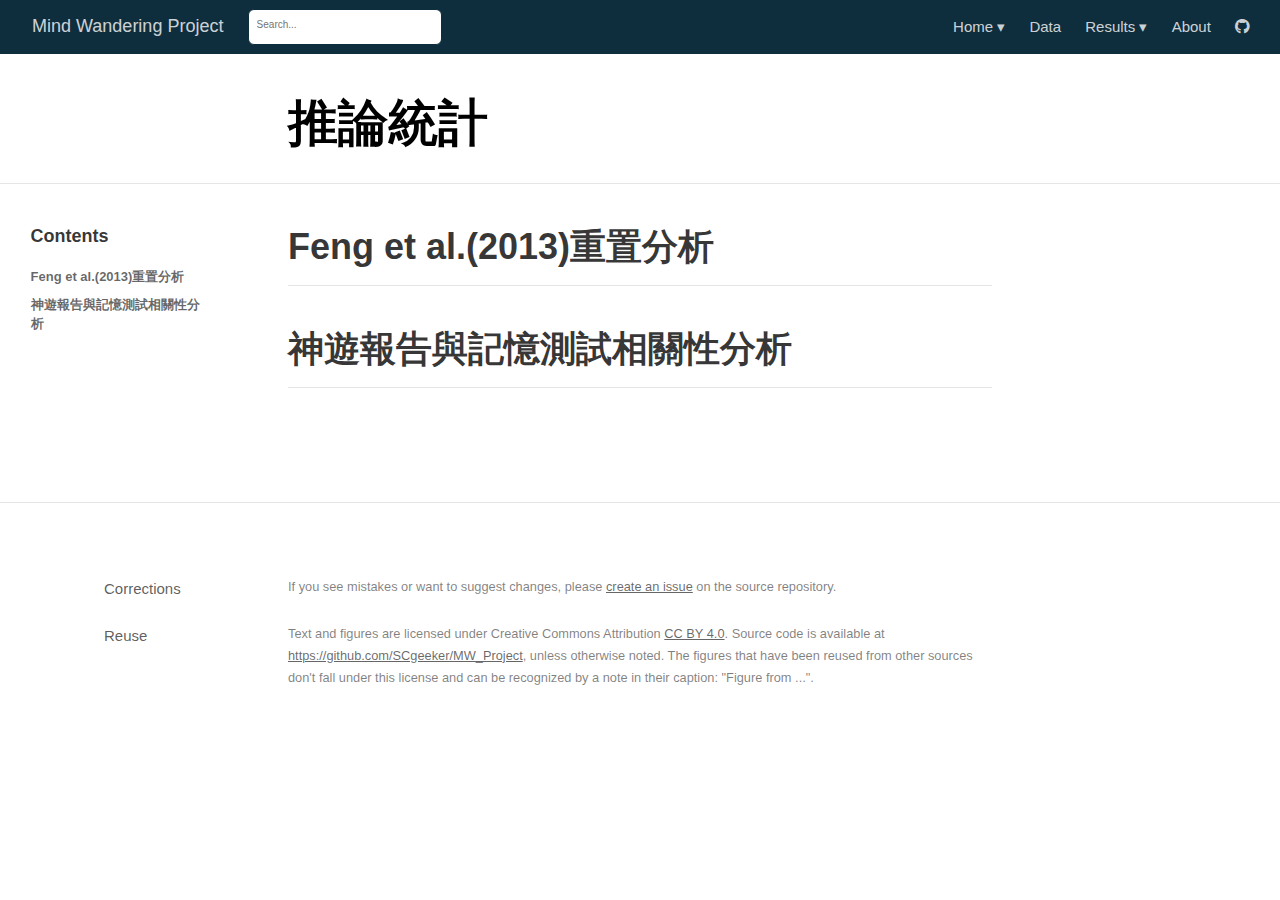
<file: analysis.html>
<!DOCTYPE html>

<html xmlns="http://www.w3.org/1999/xhtml" lang="" xml:lang="">

<head>
  <meta charset="utf-8"/>
  <meta name="viewport" content="width=device-width, initial-scale=1"/>
  <meta http-equiv="X-UA-Compatible" content="IE=Edge,chrome=1"/>
  <meta name="generator" content="distill" />

  <style type="text/css">
  /* Hide doc at startup (prevent jankiness while JS renders/transforms) */
  body {
    visibility: hidden;
  }
  </style>

 <!--radix_placeholder_import_source-->
 <!--/radix_placeholder_import_source-->

<style type="text/css">code{white-space: pre;}</style>
<style type="text/css" data-origin="pandoc">
pre > code.sourceCode { white-space: pre; position: relative; }
pre > code.sourceCode > span { display: inline-block; line-height: 1.25; }
pre > code.sourceCode > span:empty { height: 1.2em; }
code.sourceCode > span { color: inherit; text-decoration: inherit; }
div.sourceCode { margin: 1em 0; }
pre.sourceCode { margin: 0; }
@media screen {
div.sourceCode { overflow: auto; }
}
@media print {
pre > code.sourceCode { white-space: pre-wrap; }
pre > code.sourceCode > span { text-indent: -5em; padding-left: 5em; }
}
pre.numberSource code
  { counter-reset: source-line 0; }
pre.numberSource code > span
  { position: relative; left: -4em; counter-increment: source-line; }
pre.numberSource code > span > a:first-child::before
  { content: counter(source-line);
    position: relative; left: -1em; text-align: right; vertical-align: baseline;
    border: none; display: inline-block;
    -webkit-touch-callout: none; -webkit-user-select: none;
    -khtml-user-select: none; -moz-user-select: none;
    -ms-user-select: none; user-select: none;
    padding: 0 4px; width: 4em;
    color: #aaaaaa;
  }
pre.numberSource { margin-left: 3em; border-left: 1px solid #aaaaaa;  padding-left: 4px; }
div.sourceCode
  {   }
@media screen {
pre > code.sourceCode > span > a:first-child::before { text-decoration: underline; }
}
code span.al { color: #ff0000; } /* Alert */
code span.an { color: #008000; } /* Annotation */
code span.at { } /* Attribute */
code span.bu { } /* BuiltIn */
code span.cf { color: #0000ff; } /* ControlFlow */
code span.ch { color: #008080; } /* Char */
code span.cn { color: #585cf6; } /* Constant */
code span.co { color: #4c886b; } /* Comment */
code span.cv { color: #008000; } /* CommentVar */
code span.do { color: #008000; } /* Documentation */
code span.dv { color: #0000cd; } /* DecVal */
code span.er { color: #ff0000; font-weight: bold; } /* Error */
code span.ex { } /* Extension */
code span.fl { color: #0000cd; } /* Float */
code span.im { } /* Import */
code span.in { color: #008000; } /* Information */
code span.kw { color: #0000ff; } /* Keyword */
code span.op { color: #687687; } /* Operator */
code span.ot { color: #ff4000; } /* Other */
code span.pp { color: #ff4000; } /* Preprocessor */
code span.sc { color: #008080; } /* SpecialChar */
code span.ss { color: #008080; } /* SpecialString */
code span.st { color: #036a07; } /* String */
code span.va { } /* Variable */
code span.vs { color: #008080; } /* VerbatimString */
code span.wa { color: #008000; font-weight: bold; } /* Warning */
</style>

  <!--radix_placeholder_meta_tags-->
  <title>Mind Wandering Project: 推論統計</title>


  <link rel="license" href="https://creativecommons.org/licenses/by/4.0/"/>
  <link rel="icon" type="image/png" href="images/tcpsr.png"/>


  <!--  https://developers.facebook.com/docs/sharing/webmasters#markup -->
  <meta property="og:title" content="Mind Wandering Project: 推論統計"/>
  <meta property="og:type" content="article"/>
  <meta property="og:locale" content="en_US"/>
  <meta property="og:site_name" content="Mind Wandering Project"/>

  <!--  https://dev.twitter.com/cards/types/summary -->
  <meta property="twitter:card" content="summary"/>
  <meta property="twitter:title" content="Mind Wandering Project: 推論統計"/>

  <!--/radix_placeholder_meta_tags-->
  <!--radix_placeholder_rmarkdown_metadata-->

  <script type="text/json" id="radix-rmarkdown-metadata">
  {"type":"list","attributes":{"names":{"type":"character","attributes":{},"value":["title","description"]}},"value":[{"type":"character","attributes":{},"value":["推論統計"]},{"type":"NULL"}]}
  </script>
  <!--/radix_placeholder_rmarkdown_metadata-->
  <!--radix_placeholder_navigation_in_header-->
  <meta name="distill:offset" content=""/>

  <script type="application/javascript">

    window.headroom_prevent_pin = false;

    window.document.addEventListener("DOMContentLoaded", function (event) {

      // initialize headroom for banner
      var header = $('header').get(0);
      var headerHeight = header.offsetHeight;
      var headroom = new Headroom(header, {
        tolerance: 5,
        onPin : function() {
          if (window.headroom_prevent_pin) {
            window.headroom_prevent_pin = false;
            headroom.unpin();
          }
        }
      });
      headroom.init();
      if(window.location.hash)
        headroom.unpin();
      $(header).addClass('headroom--transition');

      // offset scroll location for banner on hash change
      // (see: https://github.com/WickyNilliams/headroom.js/issues/38)
      window.addEventListener("hashchange", function(event) {
        window.scrollTo(0, window.pageYOffset - (headerHeight + 25));
      });

      // responsive menu
      $('.distill-site-header').each(function(i, val) {
        var topnav = $(this);
        var toggle = topnav.find('.nav-toggle');
        toggle.on('click', function() {
          topnav.toggleClass('responsive');
        });
      });

      // nav dropdowns
      $('.nav-dropbtn').click(function(e) {
        $(this).next('.nav-dropdown-content').toggleClass('nav-dropdown-active');
        $(this).parent().siblings('.nav-dropdown')
           .children('.nav-dropdown-content').removeClass('nav-dropdown-active');
      });
      $("body").click(function(e){
        $('.nav-dropdown-content').removeClass('nav-dropdown-active');
      });
      $(".nav-dropdown").click(function(e){
        e.stopPropagation();
      });
    });
  </script>

  <style type="text/css">

  /* Theme (user-documented overrideables for nav appearance) */

  .distill-site-nav {
    color: rgba(255, 255, 255, 0.8);
    background-color: #0F2E3D;
    font-size: 15px;
    font-weight: 300;
  }

  .distill-site-nav a {
    color: inherit;
    text-decoration: none;
  }

  .distill-site-nav a:hover {
    color: white;
  }

  @media print {
    .distill-site-nav {
      display: none;
    }
  }

  .distill-site-header {

  }

  .distill-site-footer {

  }


  /* Site Header */

  .distill-site-header {
    width: 100%;
    box-sizing: border-box;
    z-index: 3;
  }

  .distill-site-header .nav-left {
    display: inline-block;
    margin-left: 8px;
  }

  @media screen and (max-width: 768px) {
    .distill-site-header .nav-left {
      margin-left: 0;
    }
  }


  .distill-site-header .nav-right {
    float: right;
    margin-right: 8px;
  }

  .distill-site-header a,
  .distill-site-header .title {
    display: inline-block;
    text-align: center;
    padding: 14px 10px 14px 10px;
  }

  .distill-site-header .title {
    font-size: 18px;
    min-width: 150px;
  }

  .distill-site-header .logo {
    padding: 0;
  }

  .distill-site-header .logo img {
    display: none;
    max-height: 20px;
    width: auto;
    margin-bottom: -4px;
  }

  .distill-site-header .nav-image img {
    max-height: 18px;
    width: auto;
    display: inline-block;
    margin-bottom: -3px;
  }



  @media screen and (min-width: 1000px) {
    .distill-site-header .logo img {
      display: inline-block;
    }
    .distill-site-header .nav-left {
      margin-left: 20px;
    }
    .distill-site-header .nav-right {
      margin-right: 20px;
    }
    .distill-site-header .title {
      padding-left: 12px;
    }
  }


  .distill-site-header .nav-toggle {
    display: none;
  }

  .nav-dropdown {
    display: inline-block;
    position: relative;
  }

  .nav-dropdown .nav-dropbtn {
    border: none;
    outline: none;
    color: rgba(255, 255, 255, 0.8);
    padding: 16px 10px;
    background-color: transparent;
    font-family: inherit;
    font-size: inherit;
    font-weight: inherit;
    margin: 0;
    margin-top: 1px;
    z-index: 2;
  }

  .nav-dropdown-content {
    display: none;
    position: absolute;
    background-color: white;
    min-width: 200px;
    border: 1px solid rgba(0,0,0,0.15);
    border-radius: 4px;
    box-shadow: 0px 8px 16px 0px rgba(0,0,0,0.1);
    z-index: 1;
    margin-top: 2px;
    white-space: nowrap;
    padding-top: 4px;
    padding-bottom: 4px;
  }

  .nav-dropdown-content hr {
    margin-top: 4px;
    margin-bottom: 4px;
    border: none;
    border-bottom: 1px solid rgba(0, 0, 0, 0.1);
  }

  .nav-dropdown-active {
    display: block;
  }

  .nav-dropdown-content a, .nav-dropdown-content .nav-dropdown-header {
    color: black;
    padding: 6px 24px;
    text-decoration: none;
    display: block;
    text-align: left;
  }

  .nav-dropdown-content .nav-dropdown-header {
    display: block;
    padding: 5px 24px;
    padding-bottom: 0;
    text-transform: uppercase;
    font-size: 14px;
    color: #999999;
    white-space: nowrap;
  }

  .nav-dropdown:hover .nav-dropbtn {
    color: white;
  }

  .nav-dropdown-content a:hover {
    background-color: #ddd;
    color: black;
  }

  .nav-right .nav-dropdown-content {
    margin-left: -45%;
    right: 0;
  }

  @media screen and (max-width: 768px) {
    .distill-site-header a, .distill-site-header .nav-dropdown  {display: none;}
    .distill-site-header a.nav-toggle {
      float: right;
      display: block;
    }
    .distill-site-header .title {
      margin-left: 0;
    }
    .distill-site-header .nav-right {
      margin-right: 0;
    }
    .distill-site-header {
      overflow: hidden;
    }
    .nav-right .nav-dropdown-content {
      margin-left: 0;
    }
  }


  @media screen and (max-width: 768px) {
    .distill-site-header.responsive {position: relative; min-height: 500px; }
    .distill-site-header.responsive a.nav-toggle {
      position: absolute;
      right: 0;
      top: 0;
    }
    .distill-site-header.responsive a,
    .distill-site-header.responsive .nav-dropdown {
      display: block;
      text-align: left;
    }
    .distill-site-header.responsive .nav-left,
    .distill-site-header.responsive .nav-right {
      width: 100%;
    }
    .distill-site-header.responsive .nav-dropdown {float: none;}
    .distill-site-header.responsive .nav-dropdown-content {position: relative;}
    .distill-site-header.responsive .nav-dropdown .nav-dropbtn {
      display: block;
      width: 100%;
      text-align: left;
    }
  }

  /* Site Footer */

  .distill-site-footer {
    width: 100%;
    overflow: hidden;
    box-sizing: border-box;
    z-index: 3;
    margin-top: 30px;
    padding-top: 30px;
    padding-bottom: 30px;
    text-align: center;
  }

  /* Headroom */

  d-title {
    padding-top: 6rem;
  }

  @media print {
    d-title {
      padding-top: 4rem;
    }
  }

  .headroom {
    z-index: 1000;
    position: fixed;
    top: 0;
    left: 0;
    right: 0;
  }

  .headroom--transition {
    transition: all .4s ease-in-out;
  }

  .headroom--unpinned {
    top: -100px;
  }

  .headroom--pinned {
    top: 0;
  }

  /* adjust viewport for navbar height */
  /* helps vertically center bootstrap (non-distill) content */
  .min-vh-100 {
    min-height: calc(100vh - 100px) !important;
  }

  </style>

  <script src="site_libs/jquery-1.11.3/jquery.min.js"></script>
  <link href="site_libs/font-awesome-5.1.0/css/all.css" rel="stylesheet"/>
  <link href="site_libs/font-awesome-5.1.0/css/v4-shims.css" rel="stylesheet"/>
  <script src="site_libs/headroom-0.9.4/headroom.min.js"></script>
  <script src="site_libs/autocomplete-0.37.1/autocomplete.min.js"></script>
  <script src="site_libs/fuse-6.4.1/fuse.min.js"></script>

  <script type="application/javascript">

  function getMeta(metaName) {
    var metas = document.getElementsByTagName('meta');
    for (let i = 0; i < metas.length; i++) {
      if (metas[i].getAttribute('name') === metaName) {
        return metas[i].getAttribute('content');
      }
    }
    return '';
  }

  function offsetURL(url) {
    var offset = getMeta('distill:offset');
    return offset ? offset + '/' + url : url;
  }

  function createFuseIndex() {

    // create fuse index
    var options = {
      keys: [
        { name: 'title', weight: 20 },
        { name: 'categories', weight: 15 },
        { name: 'description', weight: 10 },
        { name: 'contents', weight: 5 },
      ],
      ignoreLocation: true,
      threshold: 0
    };
    var fuse = new window.Fuse([], options);

    // fetch the main search.json
    return fetch(offsetURL('search.json'))
      .then(function(response) {
        if (response.status == 200) {
          return response.json().then(function(json) {
            // index main articles
            json.articles.forEach(function(article) {
              fuse.add(article);
            });
            // download collections and index their articles
            return Promise.all(json.collections.map(function(collection) {
              return fetch(offsetURL(collection)).then(function(response) {
                if (response.status === 200) {
                  return response.json().then(function(articles) {
                    articles.forEach(function(article) {
                      fuse.add(article);
                    });
                  })
                } else {
                  return Promise.reject(
                    new Error('Unexpected status from search index request: ' +
                              response.status)
                  );
                }
              });
            })).then(function() {
              return fuse;
            });
          });

        } else {
          return Promise.reject(
            new Error('Unexpected status from search index request: ' +
                        response.status)
          );
        }
      });
  }

  window.document.addEventListener("DOMContentLoaded", function (event) {

    // get search element (bail if we don't have one)
    var searchEl = window.document.getElementById('distill-search');
    if (!searchEl)
      return;

    createFuseIndex()
      .then(function(fuse) {

        // make search box visible
        searchEl.classList.remove('hidden');

        // initialize autocomplete
        var options = {
          autoselect: true,
          hint: false,
          minLength: 2,
        };
        window.autocomplete(searchEl, options, [{
          source: function(query, callback) {
            const searchOptions = {
              isCaseSensitive: false,
              shouldSort: true,
              minMatchCharLength: 2,
              limit: 10,
            };
            var results = fuse.search(query, searchOptions);
            callback(results
              .map(function(result) { return result.item; })
            );
          },
          templates: {
            suggestion: function(suggestion) {
              var img = suggestion.preview && Object.keys(suggestion.preview).length > 0
                ? `<img src="${offsetURL(suggestion.preview)}"</img>`
                : '';
              var html = `
                <div class="search-item">
                  <h3>${suggestion.title}</h3>
                  <div class="search-item-description">
                    ${suggestion.description || ''}
                  </div>
                  <div class="search-item-preview">
                    ${img}
                  </div>
                </div>
              `;
              return html;
            }
          }
        }]).on('autocomplete:selected', function(event, suggestion) {
          window.location.href = offsetURL(suggestion.path);
        });
        // remove inline display style on autocompleter (we want to
        // manage responsive display via css)
        $('.algolia-autocomplete').css("display", "");
      })
      .catch(function(error) {
        console.log(error);
      });

  });

  </script>

  <style type="text/css">

  .nav-search {
    font-size: x-small;
  }

  /* Algolioa Autocomplete */

  .algolia-autocomplete {
    display: inline-block;
    margin-left: 10px;
    vertical-align: sub;
    background-color: white;
    color: black;
    padding: 6px;
    padding-top: 8px;
    padding-bottom: 0;
    border-radius: 6px;
    border: 1px #0F2E3D solid;
    width: 180px;
  }


  @media screen and (max-width: 768px) {
    .distill-site-nav .algolia-autocomplete {
      display: none;
      visibility: hidden;
    }
    .distill-site-nav.responsive .algolia-autocomplete {
      display: inline-block;
      visibility: visible;
    }
    .distill-site-nav.responsive .algolia-autocomplete .aa-dropdown-menu {
      margin-left: 0;
      width: 400px;
      max-height: 400px;
    }
  }

  .algolia-autocomplete .aa-input, .algolia-autocomplete .aa-hint {
    width: 90%;
    outline: none;
    border: none;
  }

  .algolia-autocomplete .aa-hint {
    color: #999;
  }
  .algolia-autocomplete .aa-dropdown-menu {
    width: 550px;
    max-height: 70vh;
    overflow-x: visible;
    overflow-y: scroll;
    padding: 5px;
    margin-top: 3px;
    margin-left: -150px;
    background-color: #fff;
    border-radius: 5px;
    border: 1px solid #999;
    border-top: none;
  }

  .algolia-autocomplete .aa-dropdown-menu .aa-suggestion {
    cursor: pointer;
    padding: 5px 4px;
    border-bottom: 1px solid #eee;
  }

  .algolia-autocomplete .aa-dropdown-menu .aa-suggestion:last-of-type {
    border-bottom: none;
    margin-bottom: 2px;
  }

  .algolia-autocomplete .aa-dropdown-menu .aa-suggestion .search-item {
    overflow: hidden;
    font-size: 0.8em;
    line-height: 1.4em;
  }

  .algolia-autocomplete .aa-dropdown-menu .aa-suggestion .search-item h3 {
    font-size: 1rem;
    margin-block-start: 0;
    margin-block-end: 5px;
  }

  .algolia-autocomplete .aa-dropdown-menu .aa-suggestion .search-item-description {
    display: inline-block;
    overflow: hidden;
    height: 2.8em;
    width: 80%;
    margin-right: 4%;
  }

  .algolia-autocomplete .aa-dropdown-menu .aa-suggestion .search-item-preview {
    display: inline-block;
    width: 15%;
  }

  .algolia-autocomplete .aa-dropdown-menu .aa-suggestion .search-item-preview img {
    height: 3em;
    width: auto;
    display: none;
  }

  .algolia-autocomplete .aa-dropdown-menu .aa-suggestion .search-item-preview img[src] {
    display: initial;
  }

  .algolia-autocomplete .aa-dropdown-menu .aa-suggestion.aa-cursor {
    background-color: #eee;
  }
  .algolia-autocomplete .aa-dropdown-menu .aa-suggestion em {
    font-weight: bold;
    font-style: normal;
  }

  </style>


  <!--/radix_placeholder_navigation_in_header-->
  <!--radix_placeholder_distill-->

  <style type="text/css">

  body {
    background-color: white;
  }

  .pandoc-table {
    width: 100%;
  }

  .pandoc-table>caption {
    margin-bottom: 10px;
  }

  .pandoc-table th:not([align]) {
    text-align: left;
  }

  .pagedtable-footer {
    font-size: 15px;
  }

  d-byline .byline {
    grid-template-columns: 2fr 2fr;
  }

  d-byline .byline h3 {
    margin-block-start: 1.5em;
  }

  d-byline .byline .authors-affiliations h3 {
    margin-block-start: 0.5em;
  }

  .authors-affiliations .orcid-id {
    width: 16px;
    height:16px;
    margin-left: 4px;
    margin-right: 4px;
    vertical-align: middle;
    padding-bottom: 2px;
  }

  d-title .dt-tags {
    margin-top: 1em;
    grid-column: text;
  }

  .dt-tags .dt-tag {
    text-decoration: none;
    display: inline-block;
    color: rgba(0,0,0,0.6);
    padding: 0em 0.4em;
    margin-right: 0.5em;
    margin-bottom: 0.4em;
    font-size: 70%;
    border: 1px solid rgba(0,0,0,0.2);
    border-radius: 3px;
    text-transform: uppercase;
    font-weight: 500;
  }

  d-article table.gt_table td,
  d-article table.gt_table th {
    border-bottom: none;
  }

  .html-widget {
    margin-bottom: 2.0em;
  }

  .l-screen-inset {
    padding-right: 16px;
  }

  .l-screen .caption {
    margin-left: 10px;
  }

  .shaded {
    background: rgb(247, 247, 247);
    padding-top: 20px;
    padding-bottom: 20px;
    border-top: 1px solid rgba(0, 0, 0, 0.1);
    border-bottom: 1px solid rgba(0, 0, 0, 0.1);
  }

  .shaded .html-widget {
    margin-bottom: 0;
    border: 1px solid rgba(0, 0, 0, 0.1);
  }

  .shaded .shaded-content {
    background: white;
  }

  .text-output {
    margin-top: 0;
    line-height: 1.5em;
  }

  .hidden {
    display: none !important;
  }

  d-article {
    padding-top: 2.5rem;
    padding-bottom: 30px;
  }

  d-appendix {
    padding-top: 30px;
  }

  d-article>p>img {
    width: 100%;
  }

  d-article h2 {
    margin: 1rem 0 1.5rem 0;
  }

  d-article h3 {
    margin-top: 1.5rem;
  }

  d-article iframe {
    border: 1px solid rgba(0, 0, 0, 0.1);
    margin-bottom: 2.0em;
    width: 100%;
  }

  /* Tweak code blocks */

  d-article div.sourceCode code,
  d-article pre code {
    font-family: Consolas, Monaco, 'Andale Mono', 'Ubuntu Mono', monospace;
  }

  d-article pre,
  d-article div.sourceCode,
  d-article div.sourceCode pre {
    overflow: auto;
  }

  d-article div.sourceCode {
    background-color: white;
  }

  d-article div.sourceCode pre {
    padding-left: 10px;
    font-size: 12px;
    border-left: 2px solid rgba(0,0,0,0.1);
  }

  d-article pre {
    font-size: 12px;
    color: black;
    background: none;
    margin-top: 0;
    text-align: left;
    white-space: pre;
    word-spacing: normal;
    word-break: normal;
    word-wrap: normal;
    line-height: 1.5;

    -moz-tab-size: 4;
    -o-tab-size: 4;
    tab-size: 4;

    -webkit-hyphens: none;
    -moz-hyphens: none;
    -ms-hyphens: none;
    hyphens: none;
  }

  d-article pre a {
    border-bottom: none;
  }

  d-article pre a:hover {
    border-bottom: none;
    text-decoration: underline;
  }

  d-article details {
    grid-column: text;
    margin-bottom: 0.8em;
  }

  @media(min-width: 768px) {

  d-article pre,
  d-article div.sourceCode,
  d-article div.sourceCode pre {
    overflow: visible !important;
  }

  d-article div.sourceCode pre {
    padding-left: 18px;
    font-size: 14px;
  }

  d-article pre {
    font-size: 14px;
  }

  }

  figure img.external {
    background: white;
    border: 1px solid rgba(0, 0, 0, 0.1);
    box-shadow: 0 1px 8px rgba(0, 0, 0, 0.1);
    padding: 18px;
    box-sizing: border-box;
  }

  /* CSS for d-contents */

  .d-contents {
    grid-column: text;
    color: rgba(0,0,0,0.8);
    font-size: 0.9em;
    padding-bottom: 1em;
    margin-bottom: 1em;
    padding-bottom: 0.5em;
    margin-bottom: 1em;
    padding-left: 0.25em;
    justify-self: start;
  }

  @media(min-width: 1000px) {
    .d-contents.d-contents-float {
      height: 0;
      grid-column-start: 1;
      grid-column-end: 4;
      justify-self: center;
      padding-right: 3em;
      padding-left: 2em;
    }
  }

  .d-contents nav h3 {
    font-size: 18px;
    margin-top: 0;
    margin-bottom: 1em;
  }

  .d-contents li {
    list-style-type: none
  }

  .d-contents nav > ul {
    padding-left: 0;
  }

  .d-contents ul {
    padding-left: 1em
  }

  .d-contents nav ul li {
    margin-top: 0.6em;
    margin-bottom: 0.2em;
  }

  .d-contents nav a {
    font-size: 13px;
    border-bottom: none;
    text-decoration: none
    color: rgba(0, 0, 0, 0.8);
  }

  .d-contents nav a:hover {
    text-decoration: underline solid rgba(0, 0, 0, 0.6)
  }

  .d-contents nav > ul > li > a {
    font-weight: 600;
  }

  .d-contents nav > ul > li > ul {
    font-weight: inherit;
  }

  .d-contents nav > ul > li > ul > li {
    margin-top: 0.2em;
  }


  .d-contents nav ul {
    margin-top: 0;
    margin-bottom: 0.25em;
  }

  .d-article-with-toc h2:nth-child(2) {
    margin-top: 0;
  }


  /* Figure */

  .figure {
    position: relative;
    margin-bottom: 2.5em;
    margin-top: 1.5em;
  }

  .figure img {
    width: 100%;
  }

  .figure .caption {
    color: rgba(0, 0, 0, 0.6);
    font-size: 12px;
    line-height: 1.5em;
  }

  .figure img.external {
    background: white;
    border: 1px solid rgba(0, 0, 0, 0.1);
    box-shadow: 0 1px 8px rgba(0, 0, 0, 0.1);
    padding: 18px;
    box-sizing: border-box;
  }

  .figure .caption a {
    color: rgba(0, 0, 0, 0.6);
  }

  .figure .caption b,
  .figure .caption strong, {
    font-weight: 600;
    color: rgba(0, 0, 0, 1.0);
  }

  /* Citations */

  d-article .citation {
    color: inherit;
    cursor: inherit;
  }

  div.hanging-indent{
    margin-left: 1em; text-indent: -1em;
  }

  /* Citation hover box */

  .tippy-box[data-theme~=light-border] {
    background-color: rgba(250, 250, 250, 0.95);
  }

  .tippy-content > p {
    margin-bottom: 0;
    padding: 2px;
  }


  /* Tweak 1000px media break to show more text */

  @media(min-width: 1000px) {
    .base-grid,
    distill-header,
    d-title,
    d-abstract,
    d-article,
    d-appendix,
    distill-appendix,
    d-byline,
    d-footnote-list,
    d-citation-list,
    distill-footer {
      grid-template-columns: [screen-start] 1fr [page-start kicker-start] 80px [middle-start] 50px [text-start kicker-end] 65px 65px 65px 65px 65px 65px 65px 65px [text-end gutter-start] 65px [middle-end] 65px [page-end gutter-end] 1fr [screen-end];
      grid-column-gap: 16px;
    }

    .grid {
      grid-column-gap: 16px;
    }

    d-article {
      font-size: 1.06rem;
      line-height: 1.7em;
    }
    figure .caption, .figure .caption, figure figcaption {
      font-size: 13px;
    }
  }

  @media(min-width: 1180px) {
    .base-grid,
    distill-header,
    d-title,
    d-abstract,
    d-article,
    d-appendix,
    distill-appendix,
    d-byline,
    d-footnote-list,
    d-citation-list,
    distill-footer {
      grid-template-columns: [screen-start] 1fr [page-start kicker-start] 60px [middle-start] 60px [text-start kicker-end] 60px 60px 60px 60px 60px 60px 60px 60px [text-end gutter-start] 60px [middle-end] 60px [page-end gutter-end] 1fr [screen-end];
      grid-column-gap: 32px;
    }

    .grid {
      grid-column-gap: 32px;
    }
  }


  /* Get the citation styles for the appendix (not auto-injected on render since
     we do our own rendering of the citation appendix) */

  d-appendix .citation-appendix,
  .d-appendix .citation-appendix {
    font-size: 11px;
    line-height: 15px;
    border-left: 1px solid rgba(0, 0, 0, 0.1);
    padding-left: 18px;
    border: 1px solid rgba(0,0,0,0.1);
    background: rgba(0, 0, 0, 0.02);
    padding: 10px 18px;
    border-radius: 3px;
    color: rgba(150, 150, 150, 1);
    overflow: hidden;
    margin-top: -12px;
    white-space: pre-wrap;
    word-wrap: break-word;
  }

  /* Include appendix styles here so they can be overridden */

  d-appendix {
    contain: layout style;
    font-size: 0.8em;
    line-height: 1.7em;
    margin-top: 60px;
    margin-bottom: 0;
    border-top: 1px solid rgba(0, 0, 0, 0.1);
    color: rgba(0,0,0,0.5);
    padding-top: 60px;
    padding-bottom: 48px;
  }

  d-appendix h3 {
    grid-column: page-start / text-start;
    font-size: 15px;
    font-weight: 500;
    margin-top: 1em;
    margin-bottom: 0;
    color: rgba(0,0,0,0.65);
  }

  d-appendix h3 + * {
    margin-top: 1em;
  }

  d-appendix ol {
    padding: 0 0 0 15px;
  }

  @media (min-width: 768px) {
    d-appendix ol {
      padding: 0 0 0 30px;
      margin-left: -30px;
    }
  }

  d-appendix li {
    margin-bottom: 1em;
  }

  d-appendix a {
    color: rgba(0, 0, 0, 0.6);
  }

  d-appendix > * {
    grid-column: text;
  }

  d-appendix > d-footnote-list,
  d-appendix > d-citation-list,
  d-appendix > distill-appendix {
    grid-column: screen;
  }

  /* Include footnote styles here so they can be overridden */

  d-footnote-list {
    contain: layout style;
  }

  d-footnote-list > * {
    grid-column: text;
  }

  d-footnote-list a.footnote-backlink {
    color: rgba(0,0,0,0.3);
    padding-left: 0.5em;
  }



  /* Anchor.js */

  .anchorjs-link {
    /*transition: all .25s linear; */
    text-decoration: none;
    border-bottom: none;
  }
  *:hover > .anchorjs-link {
    margin-left: -1.125em !important;
    text-decoration: none;
    border-bottom: none;
  }

  /* Social footer */

  .social_footer {
    margin-top: 30px;
    margin-bottom: 0;
    color: rgba(0,0,0,0.67);
  }

  .disqus-comments {
    margin-right: 30px;
  }

  .disqus-comment-count {
    border-bottom: 1px solid rgba(0, 0, 0, 0.4);
    cursor: pointer;
  }

  #disqus_thread {
    margin-top: 30px;
  }

  .article-sharing a {
    border-bottom: none;
    margin-right: 8px;
  }

  .article-sharing a:hover {
    border-bottom: none;
  }

  .sidebar-section.subscribe {
    font-size: 12px;
    line-height: 1.6em;
  }

  .subscribe p {
    margin-bottom: 0.5em;
  }


  .article-footer .subscribe {
    font-size: 15px;
    margin-top: 45px;
  }


  .sidebar-section.custom {
    font-size: 12px;
    line-height: 1.6em;
  }

  .custom p {
    margin-bottom: 0.5em;
  }

  /* Styles for listing layout (hide title) */
  .layout-listing d-title, .layout-listing .d-title {
    display: none;
  }

  /* Styles for posts lists (not auto-injected) */


  .posts-with-sidebar {
    padding-left: 45px;
    padding-right: 45px;
  }

  .posts-list .description h2,
  .posts-list .description p {
    font-family: -apple-system, BlinkMacSystemFont, "Segoe UI", Roboto, Oxygen, Ubuntu, Cantarell, "Fira Sans", "Droid Sans", "Helvetica Neue", Arial, sans-serif;
  }

  .posts-list .description h2 {
    font-weight: 700;
    border-bottom: none;
    padding-bottom: 0;
  }

  .posts-list h2.post-tag {
    border-bottom: 1px solid rgba(0, 0, 0, 0.2);
    padding-bottom: 12px;
  }
  .posts-list {
    margin-top: 60px;
    margin-bottom: 24px;
  }

  .posts-list .post-preview {
    text-decoration: none;
    overflow: hidden;
    display: block;
    border-bottom: 1px solid rgba(0, 0, 0, 0.1);
    padding: 24px 0;
  }

  .post-preview-last {
    border-bottom: none !important;
  }

  .posts-list .posts-list-caption {
    grid-column: screen;
    font-weight: 400;
  }

  .posts-list .post-preview h2 {
    margin: 0 0 6px 0;
    line-height: 1.2em;
    font-style: normal;
    font-size: 24px;
  }

  .posts-list .post-preview p {
    margin: 0 0 12px 0;
    line-height: 1.4em;
    font-size: 16px;
  }

  .posts-list .post-preview .thumbnail {
    box-sizing: border-box;
    margin-bottom: 24px;
    position: relative;
    max-width: 500px;
  }
  .posts-list .post-preview img {
    width: 100%;
    display: block;
  }

  .posts-list .metadata {
    font-size: 12px;
    line-height: 1.4em;
    margin-bottom: 18px;
  }

  .posts-list .metadata > * {
    display: inline-block;
  }

  .posts-list .metadata .publishedDate {
    margin-right: 2em;
  }

  .posts-list .metadata .dt-authors {
    display: block;
    margin-top: 0.3em;
    margin-right: 2em;
  }

  .posts-list .dt-tags {
    display: block;
    line-height: 1em;
  }

  .posts-list .dt-tags .dt-tag {
    display: inline-block;
    color: rgba(0,0,0,0.6);
    padding: 0.3em 0.4em;
    margin-right: 0.2em;
    margin-bottom: 0.4em;
    font-size: 60%;
    border: 1px solid rgba(0,0,0,0.2);
    border-radius: 3px;
    text-transform: uppercase;
    font-weight: 500;
  }

  .posts-list img {
    opacity: 1;
  }

  .posts-list img[data-src] {
    opacity: 0;
  }

  .posts-more {
    clear: both;
  }


  .posts-sidebar {
    font-size: 16px;
  }

  .posts-sidebar h3 {
    font-size: 16px;
    margin-top: 0;
    margin-bottom: 0.5em;
    font-weight: 400;
    text-transform: uppercase;
  }

  .sidebar-section {
    margin-bottom: 30px;
  }

  .categories ul {
    list-style-type: none;
    margin: 0;
    padding: 0;
  }

  .categories li {
    color: rgba(0, 0, 0, 0.8);
    margin-bottom: 0;
  }

  .categories li>a {
    border-bottom: none;
  }

  .categories li>a:hover {
    border-bottom: 1px solid rgba(0, 0, 0, 0.4);
  }

  .categories .active {
    font-weight: 600;
  }

  .categories .category-count {
    color: rgba(0, 0, 0, 0.4);
  }


  @media(min-width: 768px) {
    .posts-list .post-preview h2 {
      font-size: 26px;
    }
    .posts-list .post-preview .thumbnail {
      float: right;
      width: 30%;
      margin-bottom: 0;
    }
    .posts-list .post-preview .description {
      float: left;
      width: 45%;
    }
    .posts-list .post-preview .metadata {
      float: left;
      width: 20%;
      margin-top: 8px;
    }
    .posts-list .post-preview p {
      margin: 0 0 12px 0;
      line-height: 1.5em;
      font-size: 16px;
    }
    .posts-with-sidebar .posts-list {
      float: left;
      width: 75%;
    }
    .posts-with-sidebar .posts-sidebar {
      float: right;
      width: 20%;
      margin-top: 60px;
      padding-top: 24px;
      padding-bottom: 24px;
    }
  }


  /* Improve display for browsers without grid (IE/Edge <= 15) */

  .downlevel {
    line-height: 1.6em;
    font-family: -apple-system, BlinkMacSystemFont, "Segoe UI", Roboto, Oxygen, Ubuntu, Cantarell, "Fira Sans", "Droid Sans", "Helvetica Neue", Arial, sans-serif;
    margin: 0;
  }

  .downlevel .d-title {
    padding-top: 6rem;
    padding-bottom: 1.5rem;
  }

  .downlevel .d-title h1 {
    font-size: 50px;
    font-weight: 700;
    line-height: 1.1em;
    margin: 0 0 0.5rem;
  }

  .downlevel .d-title p {
    font-weight: 300;
    font-size: 1.2rem;
    line-height: 1.55em;
    margin-top: 0;
  }

  .downlevel .d-byline {
    padding-top: 0.8em;
    padding-bottom: 0.8em;
    font-size: 0.8rem;
    line-height: 1.8em;
  }

  .downlevel .section-separator {
    border: none;
    border-top: 1px solid rgba(0, 0, 0, 0.1);
  }

  .downlevel .d-article {
    font-size: 1.06rem;
    line-height: 1.7em;
    padding-top: 1rem;
    padding-bottom: 2rem;
  }


  .downlevel .d-appendix {
    padding-left: 0;
    padding-right: 0;
    max-width: none;
    font-size: 0.8em;
    line-height: 1.7em;
    margin-bottom: 0;
    color: rgba(0,0,0,0.5);
    padding-top: 40px;
    padding-bottom: 48px;
  }

  .downlevel .footnotes ol {
    padding-left: 13px;
  }

  .downlevel .base-grid,
  .downlevel .distill-header,
  .downlevel .d-title,
  .downlevel .d-abstract,
  .downlevel .d-article,
  .downlevel .d-appendix,
  .downlevel .distill-appendix,
  .downlevel .d-byline,
  .downlevel .d-footnote-list,
  .downlevel .d-citation-list,
  .downlevel .distill-footer,
  .downlevel .appendix-bottom,
  .downlevel .posts-container {
    padding-left: 40px;
    padding-right: 40px;
  }

  @media(min-width: 768px) {
    .downlevel .base-grid,
    .downlevel .distill-header,
    .downlevel .d-title,
    .downlevel .d-abstract,
    .downlevel .d-article,
    .downlevel .d-appendix,
    .downlevel .distill-appendix,
    .downlevel .d-byline,
    .downlevel .d-footnote-list,
    .downlevel .d-citation-list,
    .downlevel .distill-footer,
    .downlevel .appendix-bottom,
    .downlevel .posts-container {
    padding-left: 150px;
    padding-right: 150px;
    max-width: 900px;
  }
  }

  .downlevel pre code {
    display: block;
    border-left: 2px solid rgba(0, 0, 0, .1);
    padding: 0 0 0 20px;
    font-size: 14px;
  }

  .downlevel code, .downlevel pre {
    color: black;
    background: none;
    font-family: Consolas, Monaco, 'Andale Mono', 'Ubuntu Mono', monospace;
    text-align: left;
    white-space: pre;
    word-spacing: normal;
    word-break: normal;
    word-wrap: normal;
    line-height: 1.5;

    -moz-tab-size: 4;
    -o-tab-size: 4;
    tab-size: 4;

    -webkit-hyphens: none;
    -moz-hyphens: none;
    -ms-hyphens: none;
    hyphens: none;
  }

  .downlevel .posts-list .post-preview {
    color: inherit;
  }



  </style>

  <script type="application/javascript">

  function is_downlevel_browser() {
    if (bowser.isUnsupportedBrowser({ msie: "12", msedge: "16"},
                                   window.navigator.userAgent)) {
      return true;
    } else {
      return window.load_distill_framework === undefined;
    }
  }

  // show body when load is complete
  function on_load_complete() {

    // add anchors
    if (window.anchors) {
      window.anchors.options.placement = 'left';
      window.anchors.add('d-article > h2, d-article > h3, d-article > h4, d-article > h5');
    }


    // set body to visible
    document.body.style.visibility = 'visible';

    // force redraw for leaflet widgets
    if (window.HTMLWidgets) {
      var maps = window.HTMLWidgets.findAll(".leaflet");
      $.each(maps, function(i, el) {
        var map = this.getMap();
        map.invalidateSize();
        map.eachLayer(function(layer) {
          if (layer instanceof L.TileLayer)
            layer.redraw();
        });
      });
    }

    // trigger 'shown' so htmlwidgets resize
    $('d-article').trigger('shown');
  }

  function init_distill() {

    init_common();

    // create front matter
    var front_matter = $('<d-front-matter></d-front-matter>');
    $('#distill-front-matter').wrap(front_matter);

    // create d-title
    $('.d-title').changeElementType('d-title');

    // create d-byline
    var byline = $('<d-byline></d-byline>');
    $('.d-byline').replaceWith(byline);

    // create d-article
    var article = $('<d-article></d-article>');
    $('.d-article').wrap(article).children().unwrap();

    // move posts container into article
    $('.posts-container').appendTo($('d-article'));

    // create d-appendix
    $('.d-appendix').changeElementType('d-appendix');

    // flag indicating that we have appendix items
    var appendix = $('.appendix-bottom').children('h3').length > 0;

    // replace footnotes with <d-footnote>
    $('.footnote-ref').each(function(i, val) {
      appendix = true;
      var href = $(this).attr('href');
      var id = href.replace('#', '');
      var fn = $('#' + id);
      var fn_p = $('#' + id + '>p');
      fn_p.find('.footnote-back').remove();
      var text = fn_p.html();
      var dtfn = $('<d-footnote></d-footnote>');
      dtfn.html(text);
      $(this).replaceWith(dtfn);
    });
    // remove footnotes
    $('.footnotes').remove();

    // move refs into #references-listing
    $('#references-listing').replaceWith($('#refs'));

    $('h1.appendix, h2.appendix').each(function(i, val) {
      $(this).changeElementType('h3');
    });
    $('h3.appendix').each(function(i, val) {
      var id = $(this).attr('id');
      $('.d-contents a[href="#' + id + '"]').parent().remove();
      appendix = true;
      $(this).nextUntil($('h1, h2, h3')).addBack().appendTo($('d-appendix'));
    });

    // show d-appendix if we have appendix content
    $("d-appendix").css('display', appendix ? 'grid' : 'none');

    // localize layout chunks to just output
    $('.layout-chunk').each(function(i, val) {

      // capture layout
      var layout = $(this).attr('data-layout');

      // apply layout to markdown level block elements
      var elements = $(this).children().not('details, div.sourceCode, pre, script');
      elements.each(function(i, el) {
        var layout_div = $('<div class="' + layout + '"></div>');
        if (layout_div.hasClass('shaded')) {
          var shaded_content = $('<div class="shaded-content"></div>');
          $(this).wrap(shaded_content);
          $(this).parent().wrap(layout_div);
        } else {
          $(this).wrap(layout_div);
        }
      });


      // unwrap the layout-chunk div
      $(this).children().unwrap();
    });

    // remove code block used to force  highlighting css
    $('.distill-force-highlighting-css').parent().remove();

    // remove empty line numbers inserted by pandoc when using a
    // custom syntax highlighting theme
    $('code.sourceCode a:empty').remove();

    // load distill framework
    load_distill_framework();

    // wait for window.distillRunlevel == 4 to do post processing
    function distill_post_process() {

      if (!window.distillRunlevel || window.distillRunlevel < 4)
        return;

      // hide author/affiliations entirely if we have no authors
      var front_matter = JSON.parse($("#distill-front-matter").html());
      var have_authors = front_matter.authors && front_matter.authors.length > 0;
      if (!have_authors)
        $('d-byline').addClass('hidden');

      // article with toc class
      $('.d-contents').parent().addClass('d-article-with-toc');

      // strip links that point to #
      $('.authors-affiliations').find('a[href="#"]').removeAttr('href');

      // add orcid ids
      $('.authors-affiliations').find('.author').each(function(i, el) {
        var orcid_id = front_matter.authors[i].orcidID;
        if (orcid_id) {
          var a = $('<a></a>');
          a.attr('href', 'https://orcid.org/' + orcid_id);
          var img = $('<img></img>');
          img.addClass('orcid-id');
          img.attr('alt', 'ORCID ID');
          img.attr('src','[data-uri]');
          a.append(img);
          $(this).append(a);
        }
      });

      // hide elements of author/affiliations grid that have no value
      function hide_byline_column(caption) {
        $('d-byline').find('h3:contains("' + caption + '")').parent().css('visibility', 'hidden');
      }

      // affiliations
      var have_affiliations = false;
      for (var i = 0; i<front_matter.authors.length; ++i) {
        var author = front_matter.authors[i];
        if (author.affiliation !== "&nbsp;") {
          have_affiliations = true;
          break;
        }
      }
      if (!have_affiliations)
        $('d-byline').find('h3:contains("Affiliations")').css('visibility', 'hidden');

      // published date
      if (!front_matter.publishedDate)
        hide_byline_column("Published");

      // document object identifier
      var doi = $('d-byline').find('h3:contains("DOI")');
      var doi_p = doi.next().empty();
      if (!front_matter.doi) {
        // if we have a citation and valid citationText then link to that
        if ($('#citation').length > 0 && front_matter.citationText) {
          doi.html('Citation');
          $('<a href="#citation"></a>')
            .text(front_matter.citationText)
            .appendTo(doi_p);
        } else {
          hide_byline_column("DOI");
        }
      } else {
        $('<a></a>')
           .attr('href', "https://doi.org/" + front_matter.doi)
           .html(front_matter.doi)
           .appendTo(doi_p);
      }

       // change plural form of authors/affiliations
      if (front_matter.authors.length === 1) {
        var grid = $('.authors-affiliations');
        grid.children('h3:contains("Authors")').text('Author');
        grid.children('h3:contains("Affiliations")').text('Affiliation');
      }

      // remove d-appendix and d-footnote-list local styles
      $('d-appendix > style:first-child').remove();
      $('d-footnote-list > style:first-child').remove();

      // move appendix-bottom entries to the bottom
      $('.appendix-bottom').appendTo('d-appendix').children().unwrap();
      $('.appendix-bottom').remove();

      // hoverable references
      $('span.citation[data-cites]').each(function() {
        var refHtml = $('#ref-' + $(this).attr('data-cites')).html();
        window.tippy(this, {
          allowHTML: true,
          content: refHtml,
          maxWidth: 500,
          interactive: true,
          interactiveBorder: 10,
          theme: 'light-border',
          placement: 'bottom-start'
        });
      });

      // clear polling timer
      clearInterval(tid);

      // show body now that everything is ready
      on_load_complete();
    }

    var tid = setInterval(distill_post_process, 50);
    distill_post_process();

  }

  function init_downlevel() {

    init_common();

     // insert hr after d-title
    $('.d-title').after($('<hr class="section-separator"/>'));

    // check if we have authors
    var front_matter = JSON.parse($("#distill-front-matter").html());
    var have_authors = front_matter.authors && front_matter.authors.length > 0;

    // manage byline/border
    if (!have_authors)
      $('.d-byline').remove();
    $('.d-byline').after($('<hr class="section-separator"/>'));
    $('.d-byline a').remove();

    // remove toc
    $('.d-contents').remove();

    // move appendix elements
    $('h1.appendix, h2.appendix').each(function(i, val) {
      $(this).changeElementType('h3');
    });
    $('h3.appendix').each(function(i, val) {
      $(this).nextUntil($('h1, h2, h3')).addBack().appendTo($('.d-appendix'));
    });


    // inject headers into references and footnotes
    var refs_header = $('<h3></h3>');
    refs_header.text('References');
    $('#refs').prepend(refs_header);

    var footnotes_header = $('<h3></h3');
    footnotes_header.text('Footnotes');
    $('.footnotes').children('hr').first().replaceWith(footnotes_header);

    // move appendix-bottom entries to the bottom
    $('.appendix-bottom').appendTo('.d-appendix').children().unwrap();
    $('.appendix-bottom').remove();

    // remove appendix if it's empty
    if ($('.d-appendix').children().length === 0)
      $('.d-appendix').remove();

    // prepend separator above appendix
    $('.d-appendix').before($('<hr class="section-separator" style="clear: both"/>'));

    // trim code
    $('pre>code').each(function(i, val) {
      $(this).html($.trim($(this).html()));
    });

    // move posts-container right before article
    $('.posts-container').insertBefore($('.d-article'));

    $('body').addClass('downlevel');

    on_load_complete();
  }


  function init_common() {

    // jquery plugin to change element types
    (function($) {
      $.fn.changeElementType = function(newType) {
        var attrs = {};

        $.each(this[0].attributes, function(idx, attr) {
          attrs[attr.nodeName] = attr.nodeValue;
        });

        this.replaceWith(function() {
          return $("<" + newType + "/>", attrs).append($(this).contents());
        });
      };
    })(jQuery);

    // prevent underline for linked images
    $('a > img').parent().css({'border-bottom' : 'none'});

    // mark non-body figures created by knitr chunks as 100% width
    $('.layout-chunk').each(function(i, val) {
      var figures = $(this).find('img, .html-widget');
      if ($(this).attr('data-layout') !== "l-body") {
        figures.css('width', '100%');
      } else {
        figures.css('max-width', '100%');
        figures.filter("[width]").each(function(i, val) {
          var fig = $(this);
          fig.css('width', fig.attr('width') + 'px');
        });

      }
    });

    // auto-append index.html to post-preview links in file: protocol
    // and in rstudio ide preview
    $('.post-preview').each(function(i, val) {
      if (window.location.protocol === "file:")
        $(this).attr('href', $(this).attr('href') + "index.html");
    });

    // get rid of index.html references in header
    if (window.location.protocol !== "file:") {
      $('.distill-site-header a[href]').each(function(i,val) {
        $(this).attr('href', $(this).attr('href').replace("index.html", "./"));
      });
    }

    // add class to pandoc style tables
    $('tr.header').parent('thead').parent('table').addClass('pandoc-table');
    $('.kable-table').children('table').addClass('pandoc-table');

    // add figcaption style to table captions
    $('caption').parent('table').addClass("figcaption");

    // initialize posts list
    if (window.init_posts_list)
      window.init_posts_list();

    // implmement disqus comment link
    $('.disqus-comment-count').click(function() {
      window.headroom_prevent_pin = true;
      $('#disqus_thread').toggleClass('hidden');
      if (!$('#disqus_thread').hasClass('hidden')) {
        var offset = $(this).offset();
        $(window).resize();
        $('html, body').animate({
          scrollTop: offset.top - 35
        });
      }
    });
  }

  document.addEventListener('DOMContentLoaded', function() {
    if (is_downlevel_browser())
      init_downlevel();
    else
      window.addEventListener('WebComponentsReady', init_distill);
  });

  </script>

  <style type="text/css">
  /* base variables */

  /* Edit the CSS properties in this file to create a custom
     Distill theme. Only edit values in the right column
     for each row; values shown are the CSS defaults.
     To return any property to the default,
     you may set its value to: unset
     All rows must end with a semi-colon.                      */

  /* Optional: embed custom fonts here with `@import`          */
  /* This must remain at the top of this file.                 */



  html {
    /*-- Main font sizes --*/
    --title-size:      50px;
    --body-size:       1.06rem;
    --code-size:       14px;
    --aside-size:      12px;
    --fig-cap-size:    13px;
    /*-- Main font colors --*/
    --title-color:     #000000;
    --header-color:    rgba(0, 0, 0, 0.8);
    --body-color:      rgba(0, 0, 0, 0.8);
    --aside-color:     rgba(0, 0, 0, 0.6);
    --fig-cap-color:   rgba(0, 0, 0, 0.6);
    /*-- Specify custom fonts ~~~ must be imported above   --*/
    --heading-font:    sans-serif;
    --mono-font:       monospace;
    --body-font:       sans-serif;
    --navbar-font:     sans-serif;  /* websites + blogs only */
  }

  /*-- ARTICLE METADATA --*/
  d-byline {
    --heading-size:    0.6rem;
    --heading-color:   rgba(0, 0, 0, 0.5);
    --body-size:       0.8rem;
    --body-color:      rgba(0, 0, 0, 0.8);
  }

  /*-- ARTICLE TABLE OF CONTENTS --*/
  .d-contents {
    --heading-size:    18px;
    --contents-size:   13px;
  }

  /*-- ARTICLE APPENDIX --*/
  d-appendix {
    --heading-size:    15px;
    --heading-color:   rgba(0, 0, 0, 0.65);
    --text-size:       0.8em;
    --text-color:      rgba(0, 0, 0, 0.5);
  }

  /*-- WEBSITE HEADER + FOOTER --*/
  /* These properties only apply to Distill sites and blogs  */

  .distill-site-header {
    --title-size:       18px;
    --text-color:       rgba(255, 255, 255, 0.8);
    --text-size:        15px;
    --hover-color:      white;
    --bkgd-color:       #0F2E3D;
  }

  .distill-site-footer {
    --text-color:       rgba(255, 255, 255, 0.8);
    --text-size:        15px;
    --hover-color:      white;
    --bkgd-color:       #0F2E3D;
  }

  /*-- Additional custom styles --*/
  /* Add any additional CSS rules below                      */
  </style>
  <style type="text/css">/* base variables */

  /* Edit the CSS properties in this file to create a custom
     Distill theme. Only edit values in the right column
     for each row; values shown are the CSS defaults.
     To return any property to the default,
     you may set its value to: unset
     All rows must end with a semi-colon.                      */

  /* Optional: embed custom fonts here with `@import`          */
  /* This must remain at the top of this file.                */

  @import('https://fonts.googleapis.com/css2?family=Noto+Sans')

  html {
    /*-- Main font sizes --*/
    --title-size:      50px;
    --body-size:       1.06rem;
    --code-size:       14px;
    --aside-size:      12px;
    --fig-cap-size:    13px;
    /*-- Main font colors --*/
    --title-color:     #000000;
    --header-color:    rgba(0, 0, 0, 0.8);
    --body-color:      rgba(0, 0, 0, 0.8);
    --aside-color:     rgba(0, 0, 0, 0.6);
    --fig-cap-color:   rgba(0, 0, 0, 0.6);
    /*-- Specify custom fonts ~~~ must be imported above   --*/
    --heading-font:    "Noto+Sans", serif;
    --mono-font:       "Noto+Sans", monospace;
    --body-font:       "Noto+Sans", sans-serif;
    --navbar-font:     "Noto+Sans", serif;
  }


  .screenshot {
    border: 1px solid rgba(0, 0, 0, 0.2);
  }

  .fake-img {
    background: #bbb;
    border: 1px solid rgba(0, 0, 0, 0.1);
    box-shadow: 0 0px 4px rgba(0, 0, 0, 0.1);
    margin-bottom: 12px;
  }
  .fake-img p {
    font-family: monospace;
    color: white;
    text-align: left;
    margin: 12px 0;
    text-align: center;
    font-size: 16px;
  }

  .distill-site-footer{
  }</style>
  <style type="text/css">
  /* base style */

  /* FONT FAMILIES */

  :root {
    --heading-default: -apple-system, BlinkMacSystemFont, "Segoe UI", Roboto, Oxygen, Ubuntu, Cantarell, "Fira Sans", "Droid Sans", "Helvetica Neue", Arial, sans-serif;
    --mono-default: Consolas, Monaco, 'Andale Mono', 'Ubuntu Mono', monospace;
    --body-default: -apple-system, BlinkMacSystemFont, "Segoe UI", Roboto, Oxygen, Ubuntu, Cantarell, "Fira Sans", "Droid Sans", "Helvetica Neue", Arial, sans-serif;
  }

  body,
  .posts-list .post-preview p,
  .posts-list .description p {
    font-family: var(--body-font), var(--body-default);
  }

  h1, h2, h3, h4, h5, h6,
  .posts-list .post-preview h2,
  .posts-list .description h2 {
    font-family: var(--heading-font), var(--heading-default);
  }

  d-article div.sourceCode code,
  d-article pre code {
    font-family: var(--mono-font), var(--mono-default);
  }


  /*-- TITLE --*/
  d-title h1,
  .posts-list > h1 {
    color: var(--title-color, black);
  }

  d-title h1 {
    font-size: var(--title-size, 50px);
  }

  /*-- HEADERS --*/
  d-article h1,
  d-article h2,
  d-article h3,
  d-article h4,
  d-article h5,
  d-article h6 {
    color: var(--header-color, rgba(0, 0, 0, 0.8));
  }

  /*-- BODY --*/
  d-article > p,  /* only text inside of <p> tags */
  d-article > ul, /* lists */
  d-article > ol {
    color: var(--body-color, rgba(0, 0, 0, 0.8));
    font-size: var(--body-size, 1.06rem);
  }


  /*-- CODE --*/
  d-article div.sourceCode code,
  d-article pre code {
    font-size: var(--code-size, 14px);
  }

  /*-- ASIDE --*/
  d-article aside {
    font-size: var(--aside-size, 12px);
    color: var(--aside-color, rgba(0, 0, 0, 0.6));
  }

  /*-- FIGURE CAPTIONS --*/
  figure .caption,
  figure figcaption,
  .figure .caption {
    font-size: var(--fig-cap-size, 13px);
    color: var(--fig-cap-color, rgba(0, 0, 0, 0.6));
  }

  /*-- METADATA --*/
  d-byline h3 {
    font-size: var(--heading-size, 0.6rem);
    color: var(--heading-color, rgba(0, 0, 0, 0.5));
  }

  d-byline {
    font-size: var(--body-size, 0.8rem);
    color: var(--body-color, rgba(0, 0, 0, 0.8));
  }

  d-byline a,
  d-article d-byline a {
    color: var(--body-color, rgba(0, 0, 0, 0.8));
  }

  /*-- TABLE OF CONTENTS --*/
  .d-contents nav h3 {
    font-size: var(--heading-size, 18px);
  }

  .d-contents nav a {
    font-size: var(--contents-size, 13px);
  }

  /*-- APPENDIX --*/
  d-appendix h3 {
    font-size: var(--heading-size, 15px);
    color: var(--heading-color, rgba(0, 0, 0, 0.65));
  }

  d-appendix {
    font-size: var(--text-size, 0.8em);
    color: var(--text-color, rgba(0, 0, 0, 0.5));
  }

  d-appendix d-footnote-list a.footnote-backlink {
    color: var(--text-color, rgba(0, 0, 0, 0.5));
  }

  /*-- WEBSITE HEADER + FOOTER --*/
  .distill-site-header .title {
    font-size: var(--title-size, 18px);
    font-family: var(--navbar-font), var(--heading-default);
  }

  .distill-site-header a,
  .nav-dropdown .nav-dropbtn {
    font-family: var(--navbar-font), var(--heading-default);
  }

  .nav-dropdown .nav-dropbtn {
    color: var(--text-color, rgba(255, 255, 255, 0.8));
    font-size: var(--text-size, 15px);
  }

  .distill-site-header a:hover,
  .nav-dropdown:hover .nav-dropbtn {
    color: var(--hover-color, white);
  }

  .distill-site-header {
    font-size: var(--text-size, 15px);
    color: var(--text-color, rgba(255, 255, 255, 0.8));
    background-color: var(--bkgd-color, #0F2E3D);
  }

  .distill-site-footer {
    font-size: var(--text-size, 15px);
    color: var(--text-color, rgba(255, 255, 255, 0.8));
    background-color: var(--bkgd-color, #0F2E3D);
  }

  .distill-site-footer a:hover {
    color: var(--hover-color, white);
  }</style>
  <!--/radix_placeholder_distill-->
  <script src="site_libs/header-attrs-2.7/header-attrs.js"></script>
  <script src="site_libs/popper-2.6.0/popper.min.js"></script>
  <link href="site_libs/tippy-6.2.7/tippy.css" rel="stylesheet" />
  <link href="site_libs/tippy-6.2.7/tippy-light-border.css" rel="stylesheet" />
  <script src="site_libs/tippy-6.2.7/tippy.umd.min.js"></script>
  <script src="site_libs/anchor-4.2.2/anchor.min.js"></script>
  <script src="site_libs/bowser-1.9.3/bowser.min.js"></script>
  <script src="site_libs/webcomponents-2.0.0/webcomponents.js"></script>
  <script src="site_libs/distill-2.2.21/template.v2.js"></script>
  <!--radix_placeholder_site_in_header-->
  <!--/radix_placeholder_site_in_header-->


</head>

<body>

<!--radix_placeholder_front_matter-->

<script id="distill-front-matter" type="text/json">
{"title":"推論統計","authors":[]}
</script>

<!--/radix_placeholder_front_matter-->
<!--radix_placeholder_navigation_before_body-->
<header class="header header--fixed" role="banner">
<nav class="distill-site-nav distill-site-header">
<div class="nav-left">
<a href="index.html" class="title">Mind Wandering Project</a>
<input id="distill-search" class="nav-search hidden" type="text" placeholder="Search..."/>
</div>
<div class="nav-right">
<div class="nav-dropdown">
<button class="nav-dropbtn">
Home
 
<span class="down-arrow">&#x25BE;</span>
</button>
<div class="nav-dropdown-content">
<a href="endcode.html">End Code</a>
<a href="exit.html">Exit Survey</a>
</div>
</div>
<a href="data.html">Data</a>
<div class="nav-dropdown">
<button class="nav-dropbtn">
Results
 
<span class="down-arrow">&#x25BE;</span>
</button>
<div class="nav-dropdown-content">
<a href="summary.html">Summary</a>
<a href="analysis.html">Comprehensive Analysis</a>
</div>
</div>
<a href="about.html">About</a>
<a href="https://github.com/SCgeeker/MW_Project" aria-label="Link to source">
<i class="fab fa-github" aria-hidden="true"></i>
</a>
<a href="javascript:void(0);" class="nav-toggle">&#9776;</a>
</div>
</nav>
</header>
<!--/radix_placeholder_navigation_before_body-->
<!--radix_placeholder_site_before_body-->
<!--/radix_placeholder_site_before_body-->

<div class="d-title">
<h1>推論統計</h1>
<!--radix_placeholder_categories-->
<!--/radix_placeholder_categories-->

</div>


<div class="d-article">
<div class="d-contents d-contents-float">
<nav class="l-text toc figcaption" id="TOC">
<h3>Contents</h3>
<ul>
<li><a href="#feng-et-al.2013重置分析">Feng et al.(2013)重置分析</a></li>
<li><a href="#神遊報告與記憶測試相關性分析">神遊報告與記憶測試相關性分析</a></li>
</ul>
</nav>
</div>
<h2 id="feng-et-al.2013重置分析">Feng et al.(2013)重置分析</h2>
<h2 id="神遊報告與記憶測試相關性分析">神遊報告與記憶測試相關性分析</h2>
<div class="sourceCode" id="cb1"><pre class="sourceCode r distill-force-highlighting-css"><code class="sourceCode r"></code></pre></div>
<!--radix_placeholder_article_footer-->
<!--/radix_placeholder_article_footer-->
</div>

<div class="d-appendix">
</div>


<!--radix_placeholder_site_after_body-->
<!--/radix_placeholder_site_after_body-->
<!--radix_placeholder_appendices-->
<div class="appendix-bottom">
<h3 id="updates-and-corrections">Corrections</h3>
<p>If you see mistakes or want to suggest changes, please <a href="https://github.com/SCgeeker/MW_Project/issues/new">create an issue</a> on the source repository.</p>
<h3 id="reuse">Reuse</h3>
<p>Text and figures are licensed under Creative Commons Attribution <a rel="license" href="https://creativecommons.org/licenses/by/4.0/">CC BY 4.0</a>. Source code is available at <a href="https://github.com/SCgeeker/MW_Project">https://github.com/SCgeeker/MW_Project</a>, unless otherwise noted. The figures that have been reused from other sources don't fall under this license and can be recognized by a note in their caption: "Figure from ...".</p>
</div>
<!--/radix_placeholder_appendices-->
<!--radix_placeholder_navigation_after_body-->
<!--/radix_placeholder_navigation_after_body-->

</body>

</html>
</file>
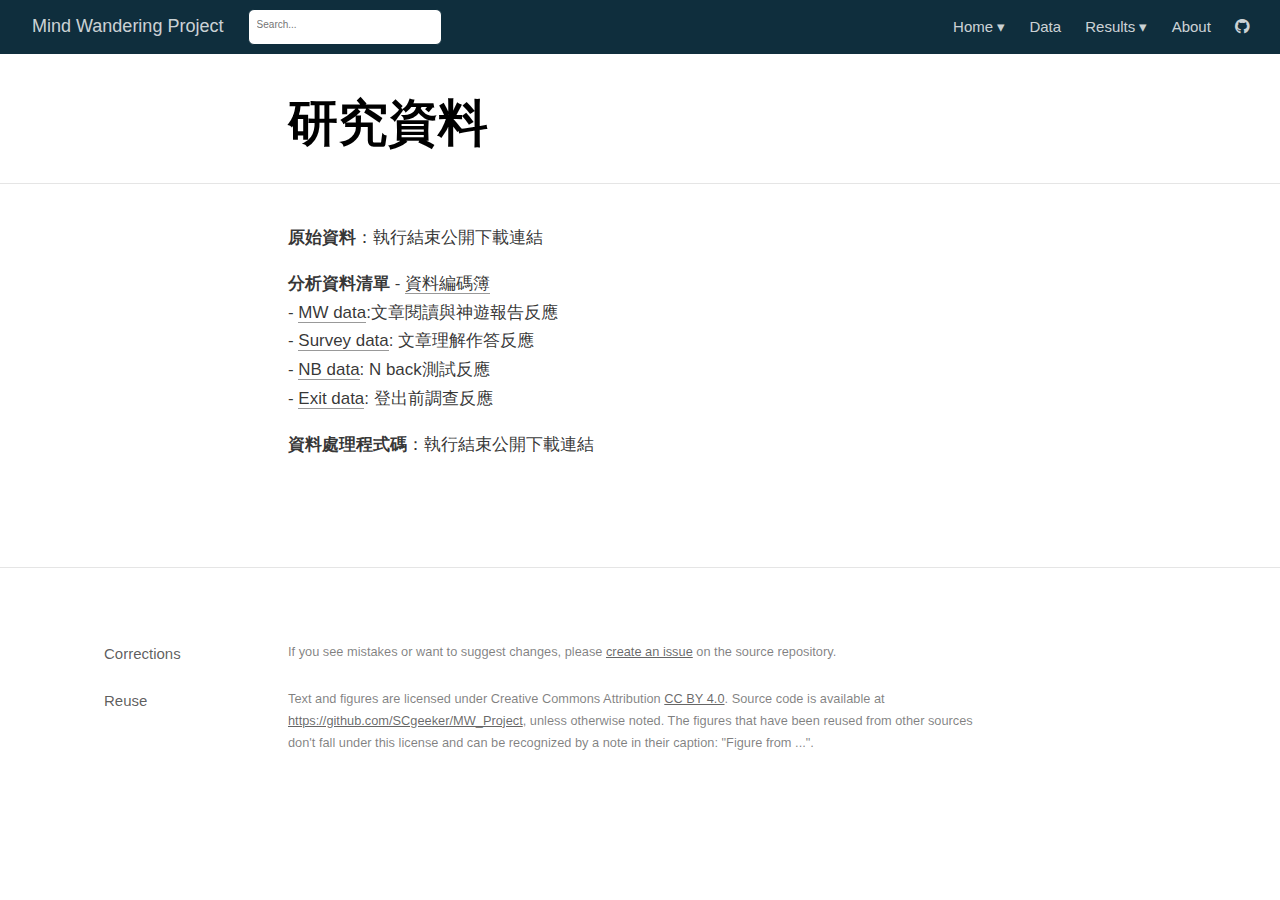
<file: data.html>
<!DOCTYPE html>

<html xmlns="http://www.w3.org/1999/xhtml" lang="" xml:lang="">

<head>
  <meta charset="utf-8"/>
  <meta name="viewport" content="width=device-width, initial-scale=1"/>
  <meta http-equiv="X-UA-Compatible" content="IE=Edge,chrome=1"/>
  <meta name="generator" content="distill" />

  <style type="text/css">
  /* Hide doc at startup (prevent jankiness while JS renders/transforms) */
  body {
    visibility: hidden;
  }
  </style>

 <!--radix_placeholder_import_source-->
 <!--/radix_placeholder_import_source-->

<style type="text/css">code{white-space: pre;}</style>
<style type="text/css" data-origin="pandoc">
pre > code.sourceCode { white-space: pre; position: relative; }
pre > code.sourceCode > span { display: inline-block; line-height: 1.25; }
pre > code.sourceCode > span:empty { height: 1.2em; }
code.sourceCode > span { color: inherit; text-decoration: inherit; }
div.sourceCode { margin: 1em 0; }
pre.sourceCode { margin: 0; }
@media screen {
div.sourceCode { overflow: auto; }
}
@media print {
pre > code.sourceCode { white-space: pre-wrap; }
pre > code.sourceCode > span { text-indent: -5em; padding-left: 5em; }
}
pre.numberSource code
  { counter-reset: source-line 0; }
pre.numberSource code > span
  { position: relative; left: -4em; counter-increment: source-line; }
pre.numberSource code > span > a:first-child::before
  { content: counter(source-line);
    position: relative; left: -1em; text-align: right; vertical-align: baseline;
    border: none; display: inline-block;
    -webkit-touch-callout: none; -webkit-user-select: none;
    -khtml-user-select: none; -moz-user-select: none;
    -ms-user-select: none; user-select: none;
    padding: 0 4px; width: 4em;
    color: #aaaaaa;
  }
pre.numberSource { margin-left: 3em; border-left: 1px solid #aaaaaa;  padding-left: 4px; }
div.sourceCode
  {   }
@media screen {
pre > code.sourceCode > span > a:first-child::before { text-decoration: underline; }
}
code span.al { color: #ff0000; } /* Alert */
code span.an { color: #008000; } /* Annotation */
code span.at { } /* Attribute */
code span.bu { } /* BuiltIn */
code span.cf { color: #0000ff; } /* ControlFlow */
code span.ch { color: #008080; } /* Char */
code span.cn { color: #585cf6; } /* Constant */
code span.co { color: #4c886b; } /* Comment */
code span.cv { color: #008000; } /* CommentVar */
code span.do { color: #008000; } /* Documentation */
code span.dv { color: #0000cd; } /* DecVal */
code span.er { color: #ff0000; font-weight: bold; } /* Error */
code span.ex { } /* Extension */
code span.fl { color: #0000cd; } /* Float */
code span.im { } /* Import */
code span.in { color: #008000; } /* Information */
code span.kw { color: #0000ff; } /* Keyword */
code span.op { color: #687687; } /* Operator */
code span.ot { color: #ff4000; } /* Other */
code span.pp { color: #ff4000; } /* Preprocessor */
code span.sc { color: #008080; } /* SpecialChar */
code span.ss { color: #008080; } /* SpecialString */
code span.st { color: #036a07; } /* String */
code span.va { } /* Variable */
code span.vs { color: #008080; } /* VerbatimString */
code span.wa { color: #008000; font-weight: bold; } /* Warning */
</style>

  <!--radix_placeholder_meta_tags-->
  <title>Mind Wandering Project: 研究資料</title>


  <link rel="license" href="https://creativecommons.org/licenses/by/4.0/"/>
  <link rel="icon" type="image/png" href="images/tcpsr.png"/>


  <!--  https://developers.facebook.com/docs/sharing/webmasters#markup -->
  <meta property="og:title" content="Mind Wandering Project: 研究資料"/>
  <meta property="og:type" content="article"/>
  <meta property="og:locale" content="en_US"/>
  <meta property="og:site_name" content="Mind Wandering Project"/>

  <!--  https://dev.twitter.com/cards/types/summary -->
  <meta property="twitter:card" content="summary"/>
  <meta property="twitter:title" content="Mind Wandering Project: 研究資料"/>

  <!--/radix_placeholder_meta_tags-->
  <!--radix_placeholder_rmarkdown_metadata-->

  <script type="text/json" id="radix-rmarkdown-metadata">
  {"type":"list","attributes":{"names":{"type":"character","attributes":{},"value":["title","description"]}},"value":[{"type":"character","attributes":{},"value":["研究資料"]},{"type":"NULL"}]}
  </script>
  <!--/radix_placeholder_rmarkdown_metadata-->
  <!--radix_placeholder_navigation_in_header-->
  <meta name="distill:offset" content=""/>

  <script type="application/javascript">

    window.headroom_prevent_pin = false;

    window.document.addEventListener("DOMContentLoaded", function (event) {

      // initialize headroom for banner
      var header = $('header').get(0);
      var headerHeight = header.offsetHeight;
      var headroom = new Headroom(header, {
        tolerance: 5,
        onPin : function() {
          if (window.headroom_prevent_pin) {
            window.headroom_prevent_pin = false;
            headroom.unpin();
          }
        }
      });
      headroom.init();
      if(window.location.hash)
        headroom.unpin();
      $(header).addClass('headroom--transition');

      // offset scroll location for banner on hash change
      // (see: https://github.com/WickyNilliams/headroom.js/issues/38)
      window.addEventListener("hashchange", function(event) {
        window.scrollTo(0, window.pageYOffset - (headerHeight + 25));
      });

      // responsive menu
      $('.distill-site-header').each(function(i, val) {
        var topnav = $(this);
        var toggle = topnav.find('.nav-toggle');
        toggle.on('click', function() {
          topnav.toggleClass('responsive');
        });
      });

      // nav dropdowns
      $('.nav-dropbtn').click(function(e) {
        $(this).next('.nav-dropdown-content').toggleClass('nav-dropdown-active');
        $(this).parent().siblings('.nav-dropdown')
           .children('.nav-dropdown-content').removeClass('nav-dropdown-active');
      });
      $("body").click(function(e){
        $('.nav-dropdown-content').removeClass('nav-dropdown-active');
      });
      $(".nav-dropdown").click(function(e){
        e.stopPropagation();
      });
    });
  </script>

  <style type="text/css">

  /* Theme (user-documented overrideables for nav appearance) */

  .distill-site-nav {
    color: rgba(255, 255, 255, 0.8);
    background-color: #0F2E3D;
    font-size: 15px;
    font-weight: 300;
  }

  .distill-site-nav a {
    color: inherit;
    text-decoration: none;
  }

  .distill-site-nav a:hover {
    color: white;
  }

  @media print {
    .distill-site-nav {
      display: none;
    }
  }

  .distill-site-header {

  }

  .distill-site-footer {

  }


  /* Site Header */

  .distill-site-header {
    width: 100%;
    box-sizing: border-box;
    z-index: 3;
  }

  .distill-site-header .nav-left {
    display: inline-block;
    margin-left: 8px;
  }

  @media screen and (max-width: 768px) {
    .distill-site-header .nav-left {
      margin-left: 0;
    }
  }


  .distill-site-header .nav-right {
    float: right;
    margin-right: 8px;
  }

  .distill-site-header a,
  .distill-site-header .title {
    display: inline-block;
    text-align: center;
    padding: 14px 10px 14px 10px;
  }

  .distill-site-header .title {
    font-size: 18px;
    min-width: 150px;
  }

  .distill-site-header .logo {
    padding: 0;
  }

  .distill-site-header .logo img {
    display: none;
    max-height: 20px;
    width: auto;
    margin-bottom: -4px;
  }

  .distill-site-header .nav-image img {
    max-height: 18px;
    width: auto;
    display: inline-block;
    margin-bottom: -3px;
  }



  @media screen and (min-width: 1000px) {
    .distill-site-header .logo img {
      display: inline-block;
    }
    .distill-site-header .nav-left {
      margin-left: 20px;
    }
    .distill-site-header .nav-right {
      margin-right: 20px;
    }
    .distill-site-header .title {
      padding-left: 12px;
    }
  }


  .distill-site-header .nav-toggle {
    display: none;
  }

  .nav-dropdown {
    display: inline-block;
    position: relative;
  }

  .nav-dropdown .nav-dropbtn {
    border: none;
    outline: none;
    color: rgba(255, 255, 255, 0.8);
    padding: 16px 10px;
    background-color: transparent;
    font-family: inherit;
    font-size: inherit;
    font-weight: inherit;
    margin: 0;
    margin-top: 1px;
    z-index: 2;
  }

  .nav-dropdown-content {
    display: none;
    position: absolute;
    background-color: white;
    min-width: 200px;
    border: 1px solid rgba(0,0,0,0.15);
    border-radius: 4px;
    box-shadow: 0px 8px 16px 0px rgba(0,0,0,0.1);
    z-index: 1;
    margin-top: 2px;
    white-space: nowrap;
    padding-top: 4px;
    padding-bottom: 4px;
  }

  .nav-dropdown-content hr {
    margin-top: 4px;
    margin-bottom: 4px;
    border: none;
    border-bottom: 1px solid rgba(0, 0, 0, 0.1);
  }

  .nav-dropdown-active {
    display: block;
  }

  .nav-dropdown-content a, .nav-dropdown-content .nav-dropdown-header {
    color: black;
    padding: 6px 24px;
    text-decoration: none;
    display: block;
    text-align: left;
  }

  .nav-dropdown-content .nav-dropdown-header {
    display: block;
    padding: 5px 24px;
    padding-bottom: 0;
    text-transform: uppercase;
    font-size: 14px;
    color: #999999;
    white-space: nowrap;
  }

  .nav-dropdown:hover .nav-dropbtn {
    color: white;
  }

  .nav-dropdown-content a:hover {
    background-color: #ddd;
    color: black;
  }

  .nav-right .nav-dropdown-content {
    margin-left: -45%;
    right: 0;
  }

  @media screen and (max-width: 768px) {
    .distill-site-header a, .distill-site-header .nav-dropdown  {display: none;}
    .distill-site-header a.nav-toggle {
      float: right;
      display: block;
    }
    .distill-site-header .title {
      margin-left: 0;
    }
    .distill-site-header .nav-right {
      margin-right: 0;
    }
    .distill-site-header {
      overflow: hidden;
    }
    .nav-right .nav-dropdown-content {
      margin-left: 0;
    }
  }


  @media screen and (max-width: 768px) {
    .distill-site-header.responsive {position: relative; min-height: 500px; }
    .distill-site-header.responsive a.nav-toggle {
      position: absolute;
      right: 0;
      top: 0;
    }
    .distill-site-header.responsive a,
    .distill-site-header.responsive .nav-dropdown {
      display: block;
      text-align: left;
    }
    .distill-site-header.responsive .nav-left,
    .distill-site-header.responsive .nav-right {
      width: 100%;
    }
    .distill-site-header.responsive .nav-dropdown {float: none;}
    .distill-site-header.responsive .nav-dropdown-content {position: relative;}
    .distill-site-header.responsive .nav-dropdown .nav-dropbtn {
      display: block;
      width: 100%;
      text-align: left;
    }
  }

  /* Site Footer */

  .distill-site-footer {
    width: 100%;
    overflow: hidden;
    box-sizing: border-box;
    z-index: 3;
    margin-top: 30px;
    padding-top: 30px;
    padding-bottom: 30px;
    text-align: center;
  }

  /* Headroom */

  d-title {
    padding-top: 6rem;
  }

  @media print {
    d-title {
      padding-top: 4rem;
    }
  }

  .headroom {
    z-index: 1000;
    position: fixed;
    top: 0;
    left: 0;
    right: 0;
  }

  .headroom--transition {
    transition: all .4s ease-in-out;
  }

  .headroom--unpinned {
    top: -100px;
  }

  .headroom--pinned {
    top: 0;
  }

  /* adjust viewport for navbar height */
  /* helps vertically center bootstrap (non-distill) content */
  .min-vh-100 {
    min-height: calc(100vh - 100px) !important;
  }

  </style>

  <script src="site_libs/jquery-1.11.3/jquery.min.js"></script>
  <link href="site_libs/font-awesome-5.1.0/css/all.css" rel="stylesheet"/>
  <link href="site_libs/font-awesome-5.1.0/css/v4-shims.css" rel="stylesheet"/>
  <script src="site_libs/headroom-0.9.4/headroom.min.js"></script>
  <script src="site_libs/autocomplete-0.37.1/autocomplete.min.js"></script>
  <script src="site_libs/fuse-6.4.1/fuse.min.js"></script>

  <script type="application/javascript">

  function getMeta(metaName) {
    var metas = document.getElementsByTagName('meta');
    for (let i = 0; i < metas.length; i++) {
      if (metas[i].getAttribute('name') === metaName) {
        return metas[i].getAttribute('content');
      }
    }
    return '';
  }

  function offsetURL(url) {
    var offset = getMeta('distill:offset');
    return offset ? offset + '/' + url : url;
  }

  function createFuseIndex() {

    // create fuse index
    var options = {
      keys: [
        { name: 'title', weight: 20 },
        { name: 'categories', weight: 15 },
        { name: 'description', weight: 10 },
        { name: 'contents', weight: 5 },
      ],
      ignoreLocation: true,
      threshold: 0
    };
    var fuse = new window.Fuse([], options);

    // fetch the main search.json
    return fetch(offsetURL('search.json'))
      .then(function(response) {
        if (response.status == 200) {
          return response.json().then(function(json) {
            // index main articles
            json.articles.forEach(function(article) {
              fuse.add(article);
            });
            // download collections and index their articles
            return Promise.all(json.collections.map(function(collection) {
              return fetch(offsetURL(collection)).then(function(response) {
                if (response.status === 200) {
                  return response.json().then(function(articles) {
                    articles.forEach(function(article) {
                      fuse.add(article);
                    });
                  })
                } else {
                  return Promise.reject(
                    new Error('Unexpected status from search index request: ' +
                              response.status)
                  );
                }
              });
            })).then(function() {
              return fuse;
            });
          });

        } else {
          return Promise.reject(
            new Error('Unexpected status from search index request: ' +
                        response.status)
          );
        }
      });
  }

  window.document.addEventListener("DOMContentLoaded", function (event) {

    // get search element (bail if we don't have one)
    var searchEl = window.document.getElementById('distill-search');
    if (!searchEl)
      return;

    createFuseIndex()
      .then(function(fuse) {

        // make search box visible
        searchEl.classList.remove('hidden');

        // initialize autocomplete
        var options = {
          autoselect: true,
          hint: false,
          minLength: 2,
        };
        window.autocomplete(searchEl, options, [{
          source: function(query, callback) {
            const searchOptions = {
              isCaseSensitive: false,
              shouldSort: true,
              minMatchCharLength: 2,
              limit: 10,
            };
            var results = fuse.search(query, searchOptions);
            callback(results
              .map(function(result) { return result.item; })
            );
          },
          templates: {
            suggestion: function(suggestion) {
              var img = suggestion.preview && Object.keys(suggestion.preview).length > 0
                ? `<img src="${offsetURL(suggestion.preview)}"</img>`
                : '';
              var html = `
                <div class="search-item">
                  <h3>${suggestion.title}</h3>
                  <div class="search-item-description">
                    ${suggestion.description || ''}
                  </div>
                  <div class="search-item-preview">
                    ${img}
                  </div>
                </div>
              `;
              return html;
            }
          }
        }]).on('autocomplete:selected', function(event, suggestion) {
          window.location.href = offsetURL(suggestion.path);
        });
        // remove inline display style on autocompleter (we want to
        // manage responsive display via css)
        $('.algolia-autocomplete').css("display", "");
      })
      .catch(function(error) {
        console.log(error);
      });

  });

  </script>

  <style type="text/css">

  .nav-search {
    font-size: x-small;
  }

  /* Algolioa Autocomplete */

  .algolia-autocomplete {
    display: inline-block;
    margin-left: 10px;
    vertical-align: sub;
    background-color: white;
    color: black;
    padding: 6px;
    padding-top: 8px;
    padding-bottom: 0;
    border-radius: 6px;
    border: 1px #0F2E3D solid;
    width: 180px;
  }


  @media screen and (max-width: 768px) {
    .distill-site-nav .algolia-autocomplete {
      display: none;
      visibility: hidden;
    }
    .distill-site-nav.responsive .algolia-autocomplete {
      display: inline-block;
      visibility: visible;
    }
    .distill-site-nav.responsive .algolia-autocomplete .aa-dropdown-menu {
      margin-left: 0;
      width: 400px;
      max-height: 400px;
    }
  }

  .algolia-autocomplete .aa-input, .algolia-autocomplete .aa-hint {
    width: 90%;
    outline: none;
    border: none;
  }

  .algolia-autocomplete .aa-hint {
    color: #999;
  }
  .algolia-autocomplete .aa-dropdown-menu {
    width: 550px;
    max-height: 70vh;
    overflow-x: visible;
    overflow-y: scroll;
    padding: 5px;
    margin-top: 3px;
    margin-left: -150px;
    background-color: #fff;
    border-radius: 5px;
    border: 1px solid #999;
    border-top: none;
  }

  .algolia-autocomplete .aa-dropdown-menu .aa-suggestion {
    cursor: pointer;
    padding: 5px 4px;
    border-bottom: 1px solid #eee;
  }

  .algolia-autocomplete .aa-dropdown-menu .aa-suggestion:last-of-type {
    border-bottom: none;
    margin-bottom: 2px;
  }

  .algolia-autocomplete .aa-dropdown-menu .aa-suggestion .search-item {
    overflow: hidden;
    font-size: 0.8em;
    line-height: 1.4em;
  }

  .algolia-autocomplete .aa-dropdown-menu .aa-suggestion .search-item h3 {
    font-size: 1rem;
    margin-block-start: 0;
    margin-block-end: 5px;
  }

  .algolia-autocomplete .aa-dropdown-menu .aa-suggestion .search-item-description {
    display: inline-block;
    overflow: hidden;
    height: 2.8em;
    width: 80%;
    margin-right: 4%;
  }

  .algolia-autocomplete .aa-dropdown-menu .aa-suggestion .search-item-preview {
    display: inline-block;
    width: 15%;
  }

  .algolia-autocomplete .aa-dropdown-menu .aa-suggestion .search-item-preview img {
    height: 3em;
    width: auto;
    display: none;
  }

  .algolia-autocomplete .aa-dropdown-menu .aa-suggestion .search-item-preview img[src] {
    display: initial;
  }

  .algolia-autocomplete .aa-dropdown-menu .aa-suggestion.aa-cursor {
    background-color: #eee;
  }
  .algolia-autocomplete .aa-dropdown-menu .aa-suggestion em {
    font-weight: bold;
    font-style: normal;
  }

  </style>


  <!--/radix_placeholder_navigation_in_header-->
  <!--radix_placeholder_distill-->

  <style type="text/css">

  body {
    background-color: white;
  }

  .pandoc-table {
    width: 100%;
  }

  .pandoc-table>caption {
    margin-bottom: 10px;
  }

  .pandoc-table th:not([align]) {
    text-align: left;
  }

  .pagedtable-footer {
    font-size: 15px;
  }

  d-byline .byline {
    grid-template-columns: 2fr 2fr;
  }

  d-byline .byline h3 {
    margin-block-start: 1.5em;
  }

  d-byline .byline .authors-affiliations h3 {
    margin-block-start: 0.5em;
  }

  .authors-affiliations .orcid-id {
    width: 16px;
    height:16px;
    margin-left: 4px;
    margin-right: 4px;
    vertical-align: middle;
    padding-bottom: 2px;
  }

  d-title .dt-tags {
    margin-top: 1em;
    grid-column: text;
  }

  .dt-tags .dt-tag {
    text-decoration: none;
    display: inline-block;
    color: rgba(0,0,0,0.6);
    padding: 0em 0.4em;
    margin-right: 0.5em;
    margin-bottom: 0.4em;
    font-size: 70%;
    border: 1px solid rgba(0,0,0,0.2);
    border-radius: 3px;
    text-transform: uppercase;
    font-weight: 500;
  }

  d-article table.gt_table td,
  d-article table.gt_table th {
    border-bottom: none;
  }

  .html-widget {
    margin-bottom: 2.0em;
  }

  .l-screen-inset {
    padding-right: 16px;
  }

  .l-screen .caption {
    margin-left: 10px;
  }

  .shaded {
    background: rgb(247, 247, 247);
    padding-top: 20px;
    padding-bottom: 20px;
    border-top: 1px solid rgba(0, 0, 0, 0.1);
    border-bottom: 1px solid rgba(0, 0, 0, 0.1);
  }

  .shaded .html-widget {
    margin-bottom: 0;
    border: 1px solid rgba(0, 0, 0, 0.1);
  }

  .shaded .shaded-content {
    background: white;
  }

  .text-output {
    margin-top: 0;
    line-height: 1.5em;
  }

  .hidden {
    display: none !important;
  }

  d-article {
    padding-top: 2.5rem;
    padding-bottom: 30px;
  }

  d-appendix {
    padding-top: 30px;
  }

  d-article>p>img {
    width: 100%;
  }

  d-article h2 {
    margin: 1rem 0 1.5rem 0;
  }

  d-article h3 {
    margin-top: 1.5rem;
  }

  d-article iframe {
    border: 1px solid rgba(0, 0, 0, 0.1);
    margin-bottom: 2.0em;
    width: 100%;
  }

  /* Tweak code blocks */

  d-article div.sourceCode code,
  d-article pre code {
    font-family: Consolas, Monaco, 'Andale Mono', 'Ubuntu Mono', monospace;
  }

  d-article pre,
  d-article div.sourceCode,
  d-article div.sourceCode pre {
    overflow: auto;
  }

  d-article div.sourceCode {
    background-color: white;
  }

  d-article div.sourceCode pre {
    padding-left: 10px;
    font-size: 12px;
    border-left: 2px solid rgba(0,0,0,0.1);
  }

  d-article pre {
    font-size: 12px;
    color: black;
    background: none;
    margin-top: 0;
    text-align: left;
    white-space: pre;
    word-spacing: normal;
    word-break: normal;
    word-wrap: normal;
    line-height: 1.5;

    -moz-tab-size: 4;
    -o-tab-size: 4;
    tab-size: 4;

    -webkit-hyphens: none;
    -moz-hyphens: none;
    -ms-hyphens: none;
    hyphens: none;
  }

  d-article pre a {
    border-bottom: none;
  }

  d-article pre a:hover {
    border-bottom: none;
    text-decoration: underline;
  }

  d-article details {
    grid-column: text;
    margin-bottom: 0.8em;
  }

  @media(min-width: 768px) {

  d-article pre,
  d-article div.sourceCode,
  d-article div.sourceCode pre {
    overflow: visible !important;
  }

  d-article div.sourceCode pre {
    padding-left: 18px;
    font-size: 14px;
  }

  d-article pre {
    font-size: 14px;
  }

  }

  figure img.external {
    background: white;
    border: 1px solid rgba(0, 0, 0, 0.1);
    box-shadow: 0 1px 8px rgba(0, 0, 0, 0.1);
    padding: 18px;
    box-sizing: border-box;
  }

  /* CSS for d-contents */

  .d-contents {
    grid-column: text;
    color: rgba(0,0,0,0.8);
    font-size: 0.9em;
    padding-bottom: 1em;
    margin-bottom: 1em;
    padding-bottom: 0.5em;
    margin-bottom: 1em;
    padding-left: 0.25em;
    justify-self: start;
  }

  @media(min-width: 1000px) {
    .d-contents.d-contents-float {
      height: 0;
      grid-column-start: 1;
      grid-column-end: 4;
      justify-self: center;
      padding-right: 3em;
      padding-left: 2em;
    }
  }

  .d-contents nav h3 {
    font-size: 18px;
    margin-top: 0;
    margin-bottom: 1em;
  }

  .d-contents li {
    list-style-type: none
  }

  .d-contents nav > ul {
    padding-left: 0;
  }

  .d-contents ul {
    padding-left: 1em
  }

  .d-contents nav ul li {
    margin-top: 0.6em;
    margin-bottom: 0.2em;
  }

  .d-contents nav a {
    font-size: 13px;
    border-bottom: none;
    text-decoration: none
    color: rgba(0, 0, 0, 0.8);
  }

  .d-contents nav a:hover {
    text-decoration: underline solid rgba(0, 0, 0, 0.6)
  }

  .d-contents nav > ul > li > a {
    font-weight: 600;
  }

  .d-contents nav > ul > li > ul {
    font-weight: inherit;
  }

  .d-contents nav > ul > li > ul > li {
    margin-top: 0.2em;
  }


  .d-contents nav ul {
    margin-top: 0;
    margin-bottom: 0.25em;
  }

  .d-article-with-toc h2:nth-child(2) {
    margin-top: 0;
  }


  /* Figure */

  .figure {
    position: relative;
    margin-bottom: 2.5em;
    margin-top: 1.5em;
  }

  .figure img {
    width: 100%;
  }

  .figure .caption {
    color: rgba(0, 0, 0, 0.6);
    font-size: 12px;
    line-height: 1.5em;
  }

  .figure img.external {
    background: white;
    border: 1px solid rgba(0, 0, 0, 0.1);
    box-shadow: 0 1px 8px rgba(0, 0, 0, 0.1);
    padding: 18px;
    box-sizing: border-box;
  }

  .figure .caption a {
    color: rgba(0, 0, 0, 0.6);
  }

  .figure .caption b,
  .figure .caption strong, {
    font-weight: 600;
    color: rgba(0, 0, 0, 1.0);
  }

  /* Citations */

  d-article .citation {
    color: inherit;
    cursor: inherit;
  }

  div.hanging-indent{
    margin-left: 1em; text-indent: -1em;
  }

  /* Citation hover box */

  .tippy-box[data-theme~=light-border] {
    background-color: rgba(250, 250, 250, 0.95);
  }

  .tippy-content > p {
    margin-bottom: 0;
    padding: 2px;
  }


  /* Tweak 1000px media break to show more text */

  @media(min-width: 1000px) {
    .base-grid,
    distill-header,
    d-title,
    d-abstract,
    d-article,
    d-appendix,
    distill-appendix,
    d-byline,
    d-footnote-list,
    d-citation-list,
    distill-footer {
      grid-template-columns: [screen-start] 1fr [page-start kicker-start] 80px [middle-start] 50px [text-start kicker-end] 65px 65px 65px 65px 65px 65px 65px 65px [text-end gutter-start] 65px [middle-end] 65px [page-end gutter-end] 1fr [screen-end];
      grid-column-gap: 16px;
    }

    .grid {
      grid-column-gap: 16px;
    }

    d-article {
      font-size: 1.06rem;
      line-height: 1.7em;
    }
    figure .caption, .figure .caption, figure figcaption {
      font-size: 13px;
    }
  }

  @media(min-width: 1180px) {
    .base-grid,
    distill-header,
    d-title,
    d-abstract,
    d-article,
    d-appendix,
    distill-appendix,
    d-byline,
    d-footnote-list,
    d-citation-list,
    distill-footer {
      grid-template-columns: [screen-start] 1fr [page-start kicker-start] 60px [middle-start] 60px [text-start kicker-end] 60px 60px 60px 60px 60px 60px 60px 60px [text-end gutter-start] 60px [middle-end] 60px [page-end gutter-end] 1fr [screen-end];
      grid-column-gap: 32px;
    }

    .grid {
      grid-column-gap: 32px;
    }
  }


  /* Get the citation styles for the appendix (not auto-injected on render since
     we do our own rendering of the citation appendix) */

  d-appendix .citation-appendix,
  .d-appendix .citation-appendix {
    font-size: 11px;
    line-height: 15px;
    border-left: 1px solid rgba(0, 0, 0, 0.1);
    padding-left: 18px;
    border: 1px solid rgba(0,0,0,0.1);
    background: rgba(0, 0, 0, 0.02);
    padding: 10px 18px;
    border-radius: 3px;
    color: rgba(150, 150, 150, 1);
    overflow: hidden;
    margin-top: -12px;
    white-space: pre-wrap;
    word-wrap: break-word;
  }

  /* Include appendix styles here so they can be overridden */

  d-appendix {
    contain: layout style;
    font-size: 0.8em;
    line-height: 1.7em;
    margin-top: 60px;
    margin-bottom: 0;
    border-top: 1px solid rgba(0, 0, 0, 0.1);
    color: rgba(0,0,0,0.5);
    padding-top: 60px;
    padding-bottom: 48px;
  }

  d-appendix h3 {
    grid-column: page-start / text-start;
    font-size: 15px;
    font-weight: 500;
    margin-top: 1em;
    margin-bottom: 0;
    color: rgba(0,0,0,0.65);
  }

  d-appendix h3 + * {
    margin-top: 1em;
  }

  d-appendix ol {
    padding: 0 0 0 15px;
  }

  @media (min-width: 768px) {
    d-appendix ol {
      padding: 0 0 0 30px;
      margin-left: -30px;
    }
  }

  d-appendix li {
    margin-bottom: 1em;
  }

  d-appendix a {
    color: rgba(0, 0, 0, 0.6);
  }

  d-appendix > * {
    grid-column: text;
  }

  d-appendix > d-footnote-list,
  d-appendix > d-citation-list,
  d-appendix > distill-appendix {
    grid-column: screen;
  }

  /* Include footnote styles here so they can be overridden */

  d-footnote-list {
    contain: layout style;
  }

  d-footnote-list > * {
    grid-column: text;
  }

  d-footnote-list a.footnote-backlink {
    color: rgba(0,0,0,0.3);
    padding-left: 0.5em;
  }



  /* Anchor.js */

  .anchorjs-link {
    /*transition: all .25s linear; */
    text-decoration: none;
    border-bottom: none;
  }
  *:hover > .anchorjs-link {
    margin-left: -1.125em !important;
    text-decoration: none;
    border-bottom: none;
  }

  /* Social footer */

  .social_footer {
    margin-top: 30px;
    margin-bottom: 0;
    color: rgba(0,0,0,0.67);
  }

  .disqus-comments {
    margin-right: 30px;
  }

  .disqus-comment-count {
    border-bottom: 1px solid rgba(0, 0, 0, 0.4);
    cursor: pointer;
  }

  #disqus_thread {
    margin-top: 30px;
  }

  .article-sharing a {
    border-bottom: none;
    margin-right: 8px;
  }

  .article-sharing a:hover {
    border-bottom: none;
  }

  .sidebar-section.subscribe {
    font-size: 12px;
    line-height: 1.6em;
  }

  .subscribe p {
    margin-bottom: 0.5em;
  }


  .article-footer .subscribe {
    font-size: 15px;
    margin-top: 45px;
  }


  .sidebar-section.custom {
    font-size: 12px;
    line-height: 1.6em;
  }

  .custom p {
    margin-bottom: 0.5em;
  }

  /* Styles for listing layout (hide title) */
  .layout-listing d-title, .layout-listing .d-title {
    display: none;
  }

  /* Styles for posts lists (not auto-injected) */


  .posts-with-sidebar {
    padding-left: 45px;
    padding-right: 45px;
  }

  .posts-list .description h2,
  .posts-list .description p {
    font-family: -apple-system, BlinkMacSystemFont, "Segoe UI", Roboto, Oxygen, Ubuntu, Cantarell, "Fira Sans", "Droid Sans", "Helvetica Neue", Arial, sans-serif;
  }

  .posts-list .description h2 {
    font-weight: 700;
    border-bottom: none;
    padding-bottom: 0;
  }

  .posts-list h2.post-tag {
    border-bottom: 1px solid rgba(0, 0, 0, 0.2);
    padding-bottom: 12px;
  }
  .posts-list {
    margin-top: 60px;
    margin-bottom: 24px;
  }

  .posts-list .post-preview {
    text-decoration: none;
    overflow: hidden;
    display: block;
    border-bottom: 1px solid rgba(0, 0, 0, 0.1);
    padding: 24px 0;
  }

  .post-preview-last {
    border-bottom: none !important;
  }

  .posts-list .posts-list-caption {
    grid-column: screen;
    font-weight: 400;
  }

  .posts-list .post-preview h2 {
    margin: 0 0 6px 0;
    line-height: 1.2em;
    font-style: normal;
    font-size: 24px;
  }

  .posts-list .post-preview p {
    margin: 0 0 12px 0;
    line-height: 1.4em;
    font-size: 16px;
  }

  .posts-list .post-preview .thumbnail {
    box-sizing: border-box;
    margin-bottom: 24px;
    position: relative;
    max-width: 500px;
  }
  .posts-list .post-preview img {
    width: 100%;
    display: block;
  }

  .posts-list .metadata {
    font-size: 12px;
    line-height: 1.4em;
    margin-bottom: 18px;
  }

  .posts-list .metadata > * {
    display: inline-block;
  }

  .posts-list .metadata .publishedDate {
    margin-right: 2em;
  }

  .posts-list .metadata .dt-authors {
    display: block;
    margin-top: 0.3em;
    margin-right: 2em;
  }

  .posts-list .dt-tags {
    display: block;
    line-height: 1em;
  }

  .posts-list .dt-tags .dt-tag {
    display: inline-block;
    color: rgba(0,0,0,0.6);
    padding: 0.3em 0.4em;
    margin-right: 0.2em;
    margin-bottom: 0.4em;
    font-size: 60%;
    border: 1px solid rgba(0,0,0,0.2);
    border-radius: 3px;
    text-transform: uppercase;
    font-weight: 500;
  }

  .posts-list img {
    opacity: 1;
  }

  .posts-list img[data-src] {
    opacity: 0;
  }

  .posts-more {
    clear: both;
  }


  .posts-sidebar {
    font-size: 16px;
  }

  .posts-sidebar h3 {
    font-size: 16px;
    margin-top: 0;
    margin-bottom: 0.5em;
    font-weight: 400;
    text-transform: uppercase;
  }

  .sidebar-section {
    margin-bottom: 30px;
  }

  .categories ul {
    list-style-type: none;
    margin: 0;
    padding: 0;
  }

  .categories li {
    color: rgba(0, 0, 0, 0.8);
    margin-bottom: 0;
  }

  .categories li>a {
    border-bottom: none;
  }

  .categories li>a:hover {
    border-bottom: 1px solid rgba(0, 0, 0, 0.4);
  }

  .categories .active {
    font-weight: 600;
  }

  .categories .category-count {
    color: rgba(0, 0, 0, 0.4);
  }


  @media(min-width: 768px) {
    .posts-list .post-preview h2 {
      font-size: 26px;
    }
    .posts-list .post-preview .thumbnail {
      float: right;
      width: 30%;
      margin-bottom: 0;
    }
    .posts-list .post-preview .description {
      float: left;
      width: 45%;
    }
    .posts-list .post-preview .metadata {
      float: left;
      width: 20%;
      margin-top: 8px;
    }
    .posts-list .post-preview p {
      margin: 0 0 12px 0;
      line-height: 1.5em;
      font-size: 16px;
    }
    .posts-with-sidebar .posts-list {
      float: left;
      width: 75%;
    }
    .posts-with-sidebar .posts-sidebar {
      float: right;
      width: 20%;
      margin-top: 60px;
      padding-top: 24px;
      padding-bottom: 24px;
    }
  }


  /* Improve display for browsers without grid (IE/Edge <= 15) */

  .downlevel {
    line-height: 1.6em;
    font-family: -apple-system, BlinkMacSystemFont, "Segoe UI", Roboto, Oxygen, Ubuntu, Cantarell, "Fira Sans", "Droid Sans", "Helvetica Neue", Arial, sans-serif;
    margin: 0;
  }

  .downlevel .d-title {
    padding-top: 6rem;
    padding-bottom: 1.5rem;
  }

  .downlevel .d-title h1 {
    font-size: 50px;
    font-weight: 700;
    line-height: 1.1em;
    margin: 0 0 0.5rem;
  }

  .downlevel .d-title p {
    font-weight: 300;
    font-size: 1.2rem;
    line-height: 1.55em;
    margin-top: 0;
  }

  .downlevel .d-byline {
    padding-top: 0.8em;
    padding-bottom: 0.8em;
    font-size: 0.8rem;
    line-height: 1.8em;
  }

  .downlevel .section-separator {
    border: none;
    border-top: 1px solid rgba(0, 0, 0, 0.1);
  }

  .downlevel .d-article {
    font-size: 1.06rem;
    line-height: 1.7em;
    padding-top: 1rem;
    padding-bottom: 2rem;
  }


  .downlevel .d-appendix {
    padding-left: 0;
    padding-right: 0;
    max-width: none;
    font-size: 0.8em;
    line-height: 1.7em;
    margin-bottom: 0;
    color: rgba(0,0,0,0.5);
    padding-top: 40px;
    padding-bottom: 48px;
  }

  .downlevel .footnotes ol {
    padding-left: 13px;
  }

  .downlevel .base-grid,
  .downlevel .distill-header,
  .downlevel .d-title,
  .downlevel .d-abstract,
  .downlevel .d-article,
  .downlevel .d-appendix,
  .downlevel .distill-appendix,
  .downlevel .d-byline,
  .downlevel .d-footnote-list,
  .downlevel .d-citation-list,
  .downlevel .distill-footer,
  .downlevel .appendix-bottom,
  .downlevel .posts-container {
    padding-left: 40px;
    padding-right: 40px;
  }

  @media(min-width: 768px) {
    .downlevel .base-grid,
    .downlevel .distill-header,
    .downlevel .d-title,
    .downlevel .d-abstract,
    .downlevel .d-article,
    .downlevel .d-appendix,
    .downlevel .distill-appendix,
    .downlevel .d-byline,
    .downlevel .d-footnote-list,
    .downlevel .d-citation-list,
    .downlevel .distill-footer,
    .downlevel .appendix-bottom,
    .downlevel .posts-container {
    padding-left: 150px;
    padding-right: 150px;
    max-width: 900px;
  }
  }

  .downlevel pre code {
    display: block;
    border-left: 2px solid rgba(0, 0, 0, .1);
    padding: 0 0 0 20px;
    font-size: 14px;
  }

  .downlevel code, .downlevel pre {
    color: black;
    background: none;
    font-family: Consolas, Monaco, 'Andale Mono', 'Ubuntu Mono', monospace;
    text-align: left;
    white-space: pre;
    word-spacing: normal;
    word-break: normal;
    word-wrap: normal;
    line-height: 1.5;

    -moz-tab-size: 4;
    -o-tab-size: 4;
    tab-size: 4;

    -webkit-hyphens: none;
    -moz-hyphens: none;
    -ms-hyphens: none;
    hyphens: none;
  }

  .downlevel .posts-list .post-preview {
    color: inherit;
  }



  </style>

  <script type="application/javascript">

  function is_downlevel_browser() {
    if (bowser.isUnsupportedBrowser({ msie: "12", msedge: "16"},
                                   window.navigator.userAgent)) {
      return true;
    } else {
      return window.load_distill_framework === undefined;
    }
  }

  // show body when load is complete
  function on_load_complete() {

    // add anchors
    if (window.anchors) {
      window.anchors.options.placement = 'left';
      window.anchors.add('d-article > h2, d-article > h3, d-article > h4, d-article > h5');
    }


    // set body to visible
    document.body.style.visibility = 'visible';

    // force redraw for leaflet widgets
    if (window.HTMLWidgets) {
      var maps = window.HTMLWidgets.findAll(".leaflet");
      $.each(maps, function(i, el) {
        var map = this.getMap();
        map.invalidateSize();
        map.eachLayer(function(layer) {
          if (layer instanceof L.TileLayer)
            layer.redraw();
        });
      });
    }

    // trigger 'shown' so htmlwidgets resize
    $('d-article').trigger('shown');
  }

  function init_distill() {

    init_common();

    // create front matter
    var front_matter = $('<d-front-matter></d-front-matter>');
    $('#distill-front-matter').wrap(front_matter);

    // create d-title
    $('.d-title').changeElementType('d-title');

    // create d-byline
    var byline = $('<d-byline></d-byline>');
    $('.d-byline').replaceWith(byline);

    // create d-article
    var article = $('<d-article></d-article>');
    $('.d-article').wrap(article).children().unwrap();

    // move posts container into article
    $('.posts-container').appendTo($('d-article'));

    // create d-appendix
    $('.d-appendix').changeElementType('d-appendix');

    // flag indicating that we have appendix items
    var appendix = $('.appendix-bottom').children('h3').length > 0;

    // replace footnotes with <d-footnote>
    $('.footnote-ref').each(function(i, val) {
      appendix = true;
      var href = $(this).attr('href');
      var id = href.replace('#', '');
      var fn = $('#' + id);
      var fn_p = $('#' + id + '>p');
      fn_p.find('.footnote-back').remove();
      var text = fn_p.html();
      var dtfn = $('<d-footnote></d-footnote>');
      dtfn.html(text);
      $(this).replaceWith(dtfn);
    });
    // remove footnotes
    $('.footnotes').remove();

    // move refs into #references-listing
    $('#references-listing').replaceWith($('#refs'));

    $('h1.appendix, h2.appendix').each(function(i, val) {
      $(this).changeElementType('h3');
    });
    $('h3.appendix').each(function(i, val) {
      var id = $(this).attr('id');
      $('.d-contents a[href="#' + id + '"]').parent().remove();
      appendix = true;
      $(this).nextUntil($('h1, h2, h3')).addBack().appendTo($('d-appendix'));
    });

    // show d-appendix if we have appendix content
    $("d-appendix").css('display', appendix ? 'grid' : 'none');

    // localize layout chunks to just output
    $('.layout-chunk').each(function(i, val) {

      // capture layout
      var layout = $(this).attr('data-layout');

      // apply layout to markdown level block elements
      var elements = $(this).children().not('details, div.sourceCode, pre, script');
      elements.each(function(i, el) {
        var layout_div = $('<div class="' + layout + '"></div>');
        if (layout_div.hasClass('shaded')) {
          var shaded_content = $('<div class="shaded-content"></div>');
          $(this).wrap(shaded_content);
          $(this).parent().wrap(layout_div);
        } else {
          $(this).wrap(layout_div);
        }
      });


      // unwrap the layout-chunk div
      $(this).children().unwrap();
    });

    // remove code block used to force  highlighting css
    $('.distill-force-highlighting-css').parent().remove();

    // remove empty line numbers inserted by pandoc when using a
    // custom syntax highlighting theme
    $('code.sourceCode a:empty').remove();

    // load distill framework
    load_distill_framework();

    // wait for window.distillRunlevel == 4 to do post processing
    function distill_post_process() {

      if (!window.distillRunlevel || window.distillRunlevel < 4)
        return;

      // hide author/affiliations entirely if we have no authors
      var front_matter = JSON.parse($("#distill-front-matter").html());
      var have_authors = front_matter.authors && front_matter.authors.length > 0;
      if (!have_authors)
        $('d-byline').addClass('hidden');

      // article with toc class
      $('.d-contents').parent().addClass('d-article-with-toc');

      // strip links that point to #
      $('.authors-affiliations').find('a[href="#"]').removeAttr('href');

      // add orcid ids
      $('.authors-affiliations').find('.author').each(function(i, el) {
        var orcid_id = front_matter.authors[i].orcidID;
        if (orcid_id) {
          var a = $('<a></a>');
          a.attr('href', 'https://orcid.org/' + orcid_id);
          var img = $('<img></img>');
          img.addClass('orcid-id');
          img.attr('alt', 'ORCID ID');
          img.attr('src','[data-uri]');
          a.append(img);
          $(this).append(a);
        }
      });

      // hide elements of author/affiliations grid that have no value
      function hide_byline_column(caption) {
        $('d-byline').find('h3:contains("' + caption + '")').parent().css('visibility', 'hidden');
      }

      // affiliations
      var have_affiliations = false;
      for (var i = 0; i<front_matter.authors.length; ++i) {
        var author = front_matter.authors[i];
        if (author.affiliation !== "&nbsp;") {
          have_affiliations = true;
          break;
        }
      }
      if (!have_affiliations)
        $('d-byline').find('h3:contains("Affiliations")').css('visibility', 'hidden');

      // published date
      if (!front_matter.publishedDate)
        hide_byline_column("Published");

      // document object identifier
      var doi = $('d-byline').find('h3:contains("DOI")');
      var doi_p = doi.next().empty();
      if (!front_matter.doi) {
        // if we have a citation and valid citationText then link to that
        if ($('#citation').length > 0 && front_matter.citationText) {
          doi.html('Citation');
          $('<a href="#citation"></a>')
            .text(front_matter.citationText)
            .appendTo(doi_p);
        } else {
          hide_byline_column("DOI");
        }
      } else {
        $('<a></a>')
           .attr('href', "https://doi.org/" + front_matter.doi)
           .html(front_matter.doi)
           .appendTo(doi_p);
      }

       // change plural form of authors/affiliations
      if (front_matter.authors.length === 1) {
        var grid = $('.authors-affiliations');
        grid.children('h3:contains("Authors")').text('Author');
        grid.children('h3:contains("Affiliations")').text('Affiliation');
      }

      // remove d-appendix and d-footnote-list local styles
      $('d-appendix > style:first-child').remove();
      $('d-footnote-list > style:first-child').remove();

      // move appendix-bottom entries to the bottom
      $('.appendix-bottom').appendTo('d-appendix').children().unwrap();
      $('.appendix-bottom').remove();

      // hoverable references
      $('span.citation[data-cites]').each(function() {
        var refHtml = $('#ref-' + $(this).attr('data-cites')).html();
        window.tippy(this, {
          allowHTML: true,
          content: refHtml,
          maxWidth: 500,
          interactive: true,
          interactiveBorder: 10,
          theme: 'light-border',
          placement: 'bottom-start'
        });
      });

      // clear polling timer
      clearInterval(tid);

      // show body now that everything is ready
      on_load_complete();
    }

    var tid = setInterval(distill_post_process, 50);
    distill_post_process();

  }

  function init_downlevel() {

    init_common();

     // insert hr after d-title
    $('.d-title').after($('<hr class="section-separator"/>'));

    // check if we have authors
    var front_matter = JSON.parse($("#distill-front-matter").html());
    var have_authors = front_matter.authors && front_matter.authors.length > 0;

    // manage byline/border
    if (!have_authors)
      $('.d-byline').remove();
    $('.d-byline').after($('<hr class="section-separator"/>'));
    $('.d-byline a').remove();

    // remove toc
    $('.d-contents').remove();

    // move appendix elements
    $('h1.appendix, h2.appendix').each(function(i, val) {
      $(this).changeElementType('h3');
    });
    $('h3.appendix').each(function(i, val) {
      $(this).nextUntil($('h1, h2, h3')).addBack().appendTo($('.d-appendix'));
    });


    // inject headers into references and footnotes
    var refs_header = $('<h3></h3>');
    refs_header.text('References');
    $('#refs').prepend(refs_header);

    var footnotes_header = $('<h3></h3');
    footnotes_header.text('Footnotes');
    $('.footnotes').children('hr').first().replaceWith(footnotes_header);

    // move appendix-bottom entries to the bottom
    $('.appendix-bottom').appendTo('.d-appendix').children().unwrap();
    $('.appendix-bottom').remove();

    // remove appendix if it's empty
    if ($('.d-appendix').children().length === 0)
      $('.d-appendix').remove();

    // prepend separator above appendix
    $('.d-appendix').before($('<hr class="section-separator" style="clear: both"/>'));

    // trim code
    $('pre>code').each(function(i, val) {
      $(this).html($.trim($(this).html()));
    });

    // move posts-container right before article
    $('.posts-container').insertBefore($('.d-article'));

    $('body').addClass('downlevel');

    on_load_complete();
  }


  function init_common() {

    // jquery plugin to change element types
    (function($) {
      $.fn.changeElementType = function(newType) {
        var attrs = {};

        $.each(this[0].attributes, function(idx, attr) {
          attrs[attr.nodeName] = attr.nodeValue;
        });

        this.replaceWith(function() {
          return $("<" + newType + "/>", attrs).append($(this).contents());
        });
      };
    })(jQuery);

    // prevent underline for linked images
    $('a > img').parent().css({'border-bottom' : 'none'});

    // mark non-body figures created by knitr chunks as 100% width
    $('.layout-chunk').each(function(i, val) {
      var figures = $(this).find('img, .html-widget');
      if ($(this).attr('data-layout') !== "l-body") {
        figures.css('width', '100%');
      } else {
        figures.css('max-width', '100%');
        figures.filter("[width]").each(function(i, val) {
          var fig = $(this);
          fig.css('width', fig.attr('width') + 'px');
        });

      }
    });

    // auto-append index.html to post-preview links in file: protocol
    // and in rstudio ide preview
    $('.post-preview').each(function(i, val) {
      if (window.location.protocol === "file:")
        $(this).attr('href', $(this).attr('href') + "index.html");
    });

    // get rid of index.html references in header
    if (window.location.protocol !== "file:") {
      $('.distill-site-header a[href]').each(function(i,val) {
        $(this).attr('href', $(this).attr('href').replace("index.html", "./"));
      });
    }

    // add class to pandoc style tables
    $('tr.header').parent('thead').parent('table').addClass('pandoc-table');
    $('.kable-table').children('table').addClass('pandoc-table');

    // add figcaption style to table captions
    $('caption').parent('table').addClass("figcaption");

    // initialize posts list
    if (window.init_posts_list)
      window.init_posts_list();

    // implmement disqus comment link
    $('.disqus-comment-count').click(function() {
      window.headroom_prevent_pin = true;
      $('#disqus_thread').toggleClass('hidden');
      if (!$('#disqus_thread').hasClass('hidden')) {
        var offset = $(this).offset();
        $(window).resize();
        $('html, body').animate({
          scrollTop: offset.top - 35
        });
      }
    });
  }

  document.addEventListener('DOMContentLoaded', function() {
    if (is_downlevel_browser())
      init_downlevel();
    else
      window.addEventListener('WebComponentsReady', init_distill);
  });

  </script>

  <style type="text/css">
  /* base variables */

  /* Edit the CSS properties in this file to create a custom
     Distill theme. Only edit values in the right column
     for each row; values shown are the CSS defaults.
     To return any property to the default,
     you may set its value to: unset
     All rows must end with a semi-colon.                      */

  /* Optional: embed custom fonts here with `@import`          */
  /* This must remain at the top of this file.                 */



  html {
    /*-- Main font sizes --*/
    --title-size:      50px;
    --body-size:       1.06rem;
    --code-size:       14px;
    --aside-size:      12px;
    --fig-cap-size:    13px;
    /*-- Main font colors --*/
    --title-color:     #000000;
    --header-color:    rgba(0, 0, 0, 0.8);
    --body-color:      rgba(0, 0, 0, 0.8);
    --aside-color:     rgba(0, 0, 0, 0.6);
    --fig-cap-color:   rgba(0, 0, 0, 0.6);
    /*-- Specify custom fonts ~~~ must be imported above   --*/
    --heading-font:    sans-serif;
    --mono-font:       monospace;
    --body-font:       sans-serif;
    --navbar-font:     sans-serif;  /* websites + blogs only */
  }

  /*-- ARTICLE METADATA --*/
  d-byline {
    --heading-size:    0.6rem;
    --heading-color:   rgba(0, 0, 0, 0.5);
    --body-size:       0.8rem;
    --body-color:      rgba(0, 0, 0, 0.8);
  }

  /*-- ARTICLE TABLE OF CONTENTS --*/
  .d-contents {
    --heading-size:    18px;
    --contents-size:   13px;
  }

  /*-- ARTICLE APPENDIX --*/
  d-appendix {
    --heading-size:    15px;
    --heading-color:   rgba(0, 0, 0, 0.65);
    --text-size:       0.8em;
    --text-color:      rgba(0, 0, 0, 0.5);
  }

  /*-- WEBSITE HEADER + FOOTER --*/
  /* These properties only apply to Distill sites and blogs  */

  .distill-site-header {
    --title-size:       18px;
    --text-color:       rgba(255, 255, 255, 0.8);
    --text-size:        15px;
    --hover-color:      white;
    --bkgd-color:       #0F2E3D;
  }

  .distill-site-footer {
    --text-color:       rgba(255, 255, 255, 0.8);
    --text-size:        15px;
    --hover-color:      white;
    --bkgd-color:       #0F2E3D;
  }

  /*-- Additional custom styles --*/
  /* Add any additional CSS rules below                      */
  </style>
  <style type="text/css">/* base variables */

  /* Edit the CSS properties in this file to create a custom
     Distill theme. Only edit values in the right column
     for each row; values shown are the CSS defaults.
     To return any property to the default,
     you may set its value to: unset
     All rows must end with a semi-colon.                      */

  /* Optional: embed custom fonts here with `@import`          */
  /* This must remain at the top of this file.                */

  @import('https://fonts.googleapis.com/css2?family=Noto+Sans')

  html {
    /*-- Main font sizes --*/
    --title-size:      50px;
    --body-size:       1.06rem;
    --code-size:       14px;
    --aside-size:      12px;
    --fig-cap-size:    13px;
    /*-- Main font colors --*/
    --title-color:     #000000;
    --header-color:    rgba(0, 0, 0, 0.8);
    --body-color:      rgba(0, 0, 0, 0.8);
    --aside-color:     rgba(0, 0, 0, 0.6);
    --fig-cap-color:   rgba(0, 0, 0, 0.6);
    /*-- Specify custom fonts ~~~ must be imported above   --*/
    --heading-font:    "Noto+Sans", serif;
    --mono-font:       "Noto+Sans", monospace;
    --body-font:       "Noto+Sans", sans-serif;
    --navbar-font:     "Noto+Sans", serif;
  }


  .screenshot {
    border: 1px solid rgba(0, 0, 0, 0.2);
  }

  .fake-img {
    background: #bbb;
    border: 1px solid rgba(0, 0, 0, 0.1);
    box-shadow: 0 0px 4px rgba(0, 0, 0, 0.1);
    margin-bottom: 12px;
  }
  .fake-img p {
    font-family: monospace;
    color: white;
    text-align: left;
    margin: 12px 0;
    text-align: center;
    font-size: 16px;
  }

  .distill-site-footer{
  }</style>
  <style type="text/css">
  /* base style */

  /* FONT FAMILIES */

  :root {
    --heading-default: -apple-system, BlinkMacSystemFont, "Segoe UI", Roboto, Oxygen, Ubuntu, Cantarell, "Fira Sans", "Droid Sans", "Helvetica Neue", Arial, sans-serif;
    --mono-default: Consolas, Monaco, 'Andale Mono', 'Ubuntu Mono', monospace;
    --body-default: -apple-system, BlinkMacSystemFont, "Segoe UI", Roboto, Oxygen, Ubuntu, Cantarell, "Fira Sans", "Droid Sans", "Helvetica Neue", Arial, sans-serif;
  }

  body,
  .posts-list .post-preview p,
  .posts-list .description p {
    font-family: var(--body-font), var(--body-default);
  }

  h1, h2, h3, h4, h5, h6,
  .posts-list .post-preview h2,
  .posts-list .description h2 {
    font-family: var(--heading-font), var(--heading-default);
  }

  d-article div.sourceCode code,
  d-article pre code {
    font-family: var(--mono-font), var(--mono-default);
  }


  /*-- TITLE --*/
  d-title h1,
  .posts-list > h1 {
    color: var(--title-color, black);
  }

  d-title h1 {
    font-size: var(--title-size, 50px);
  }

  /*-- HEADERS --*/
  d-article h1,
  d-article h2,
  d-article h3,
  d-article h4,
  d-article h5,
  d-article h6 {
    color: var(--header-color, rgba(0, 0, 0, 0.8));
  }

  /*-- BODY --*/
  d-article > p,  /* only text inside of <p> tags */
  d-article > ul, /* lists */
  d-article > ol {
    color: var(--body-color, rgba(0, 0, 0, 0.8));
    font-size: var(--body-size, 1.06rem);
  }


  /*-- CODE --*/
  d-article div.sourceCode code,
  d-article pre code {
    font-size: var(--code-size, 14px);
  }

  /*-- ASIDE --*/
  d-article aside {
    font-size: var(--aside-size, 12px);
    color: var(--aside-color, rgba(0, 0, 0, 0.6));
  }

  /*-- FIGURE CAPTIONS --*/
  figure .caption,
  figure figcaption,
  .figure .caption {
    font-size: var(--fig-cap-size, 13px);
    color: var(--fig-cap-color, rgba(0, 0, 0, 0.6));
  }

  /*-- METADATA --*/
  d-byline h3 {
    font-size: var(--heading-size, 0.6rem);
    color: var(--heading-color, rgba(0, 0, 0, 0.5));
  }

  d-byline {
    font-size: var(--body-size, 0.8rem);
    color: var(--body-color, rgba(0, 0, 0, 0.8));
  }

  d-byline a,
  d-article d-byline a {
    color: var(--body-color, rgba(0, 0, 0, 0.8));
  }

  /*-- TABLE OF CONTENTS --*/
  .d-contents nav h3 {
    font-size: var(--heading-size, 18px);
  }

  .d-contents nav a {
    font-size: var(--contents-size, 13px);
  }

  /*-- APPENDIX --*/
  d-appendix h3 {
    font-size: var(--heading-size, 15px);
    color: var(--heading-color, rgba(0, 0, 0, 0.65));
  }

  d-appendix {
    font-size: var(--text-size, 0.8em);
    color: var(--text-color, rgba(0, 0, 0, 0.5));
  }

  d-appendix d-footnote-list a.footnote-backlink {
    color: var(--text-color, rgba(0, 0, 0, 0.5));
  }

  /*-- WEBSITE HEADER + FOOTER --*/
  .distill-site-header .title {
    font-size: var(--title-size, 18px);
    font-family: var(--navbar-font), var(--heading-default);
  }

  .distill-site-header a,
  .nav-dropdown .nav-dropbtn {
    font-family: var(--navbar-font), var(--heading-default);
  }

  .nav-dropdown .nav-dropbtn {
    color: var(--text-color, rgba(255, 255, 255, 0.8));
    font-size: var(--text-size, 15px);
  }

  .distill-site-header a:hover,
  .nav-dropdown:hover .nav-dropbtn {
    color: var(--hover-color, white);
  }

  .distill-site-header {
    font-size: var(--text-size, 15px);
    color: var(--text-color, rgba(255, 255, 255, 0.8));
    background-color: var(--bkgd-color, #0F2E3D);
  }

  .distill-site-footer {
    font-size: var(--text-size, 15px);
    color: var(--text-color, rgba(255, 255, 255, 0.8));
    background-color: var(--bkgd-color, #0F2E3D);
  }

  .distill-site-footer a:hover {
    color: var(--hover-color, white);
  }</style>
  <!--/radix_placeholder_distill-->
  <script src="site_libs/header-attrs-2.7/header-attrs.js"></script>
  <script src="site_libs/popper-2.6.0/popper.min.js"></script>
  <link href="site_libs/tippy-6.2.7/tippy.css" rel="stylesheet" />
  <link href="site_libs/tippy-6.2.7/tippy-light-border.css" rel="stylesheet" />
  <script src="site_libs/tippy-6.2.7/tippy.umd.min.js"></script>
  <script src="site_libs/anchor-4.2.2/anchor.min.js"></script>
  <script src="site_libs/bowser-1.9.3/bowser.min.js"></script>
  <script src="site_libs/webcomponents-2.0.0/webcomponents.js"></script>
  <script src="site_libs/distill-2.2.21/template.v2.js"></script>
  <!--radix_placeholder_site_in_header-->
  <!--/radix_placeholder_site_in_header-->


</head>

<body>

<!--radix_placeholder_front_matter-->

<script id="distill-front-matter" type="text/json">
{"title":"研究資料","authors":[]}
</script>

<!--/radix_placeholder_front_matter-->
<!--radix_placeholder_navigation_before_body-->
<header class="header header--fixed" role="banner">
<nav class="distill-site-nav distill-site-header">
<div class="nav-left">
<a href="index.html" class="title">Mind Wandering Project</a>
<input id="distill-search" class="nav-search hidden" type="text" placeholder="Search..."/>
</div>
<div class="nav-right">
<div class="nav-dropdown">
<button class="nav-dropbtn">
Home
 
<span class="down-arrow">&#x25BE;</span>
</button>
<div class="nav-dropdown-content">
<a href="endcode.html">End Code</a>
<a href="exit.html">Exit Survey</a>
</div>
</div>
<a href="data.html">Data</a>
<div class="nav-dropdown">
<button class="nav-dropbtn">
Results
 
<span class="down-arrow">&#x25BE;</span>
</button>
<div class="nav-dropdown-content">
<a href="summary.html">Summary</a>
<a href="analysis.html">Comprehensive Analysis</a>
</div>
</div>
<a href="about.html">About</a>
<a href="https://github.com/SCgeeker/MW_Project" aria-label="Link to source">
<i class="fab fa-github" aria-hidden="true"></i>
</a>
<a href="javascript:void(0);" class="nav-toggle">&#9776;</a>
</div>
</nav>
</header>
<!--/radix_placeholder_navigation_before_body-->
<!--radix_placeholder_site_before_body-->
<!--/radix_placeholder_site_before_body-->

<div class="d-title">
<h1>研究資料</h1>
<!--radix_placeholder_categories-->
<!--/radix_placeholder_categories-->

</div>


<div class="d-article">
<p><strong>原始資料</strong>：執行結束公開下載連結</p>
<p><strong>分析資料清單</strong> - <a href="https://docs.google.com/spreadsheets/d/12v_Mk6JO0SD92RiWn4_b1We2unHE_bCyR8eE6CzwcFk/edit?usp=sharing">資料編碼簿</a><br />
- <a href="MW_rawdata.csv">MW data</a>:文章閱讀與神遊報告反應<br />
- <a href="Compre_rawdata.csv">Survey data</a>: 文章理解作答反應<br />
- <a href="NB_rawdata.csv">NB data</a>: N back測試反應<br />
- <a href="POST_rawdata.csv">Exit data</a>: 登出前調查反應</p>
<p><strong>資料處理程式碼</strong>：執行結束公開下載連結</p>
<div class="sourceCode" id="cb1"><pre class="sourceCode r distill-force-highlighting-css"><code class="sourceCode r"></code></pre></div>
<!--radix_placeholder_article_footer-->
<!--/radix_placeholder_article_footer-->
</div>

<div class="d-appendix">
</div>


<!--radix_placeholder_site_after_body-->
<!--/radix_placeholder_site_after_body-->
<!--radix_placeholder_appendices-->
<div class="appendix-bottom">
<h3 id="updates-and-corrections">Corrections</h3>
<p>If you see mistakes or want to suggest changes, please <a href="https://github.com/SCgeeker/MW_Project/issues/new">create an issue</a> on the source repository.</p>
<h3 id="reuse">Reuse</h3>
<p>Text and figures are licensed under Creative Commons Attribution <a rel="license" href="https://creativecommons.org/licenses/by/4.0/">CC BY 4.0</a>. Source code is available at <a href="https://github.com/SCgeeker/MW_Project">https://github.com/SCgeeker/MW_Project</a>, unless otherwise noted. The figures that have been reused from other sources don't fall under this license and can be recognized by a note in their caption: "Figure from ...".</p>
</div>
<!--/radix_placeholder_appendices-->
<!--radix_placeholder_navigation_after_body-->
<!--/radix_placeholder_navigation_after_body-->

</body>

</html>
</file>
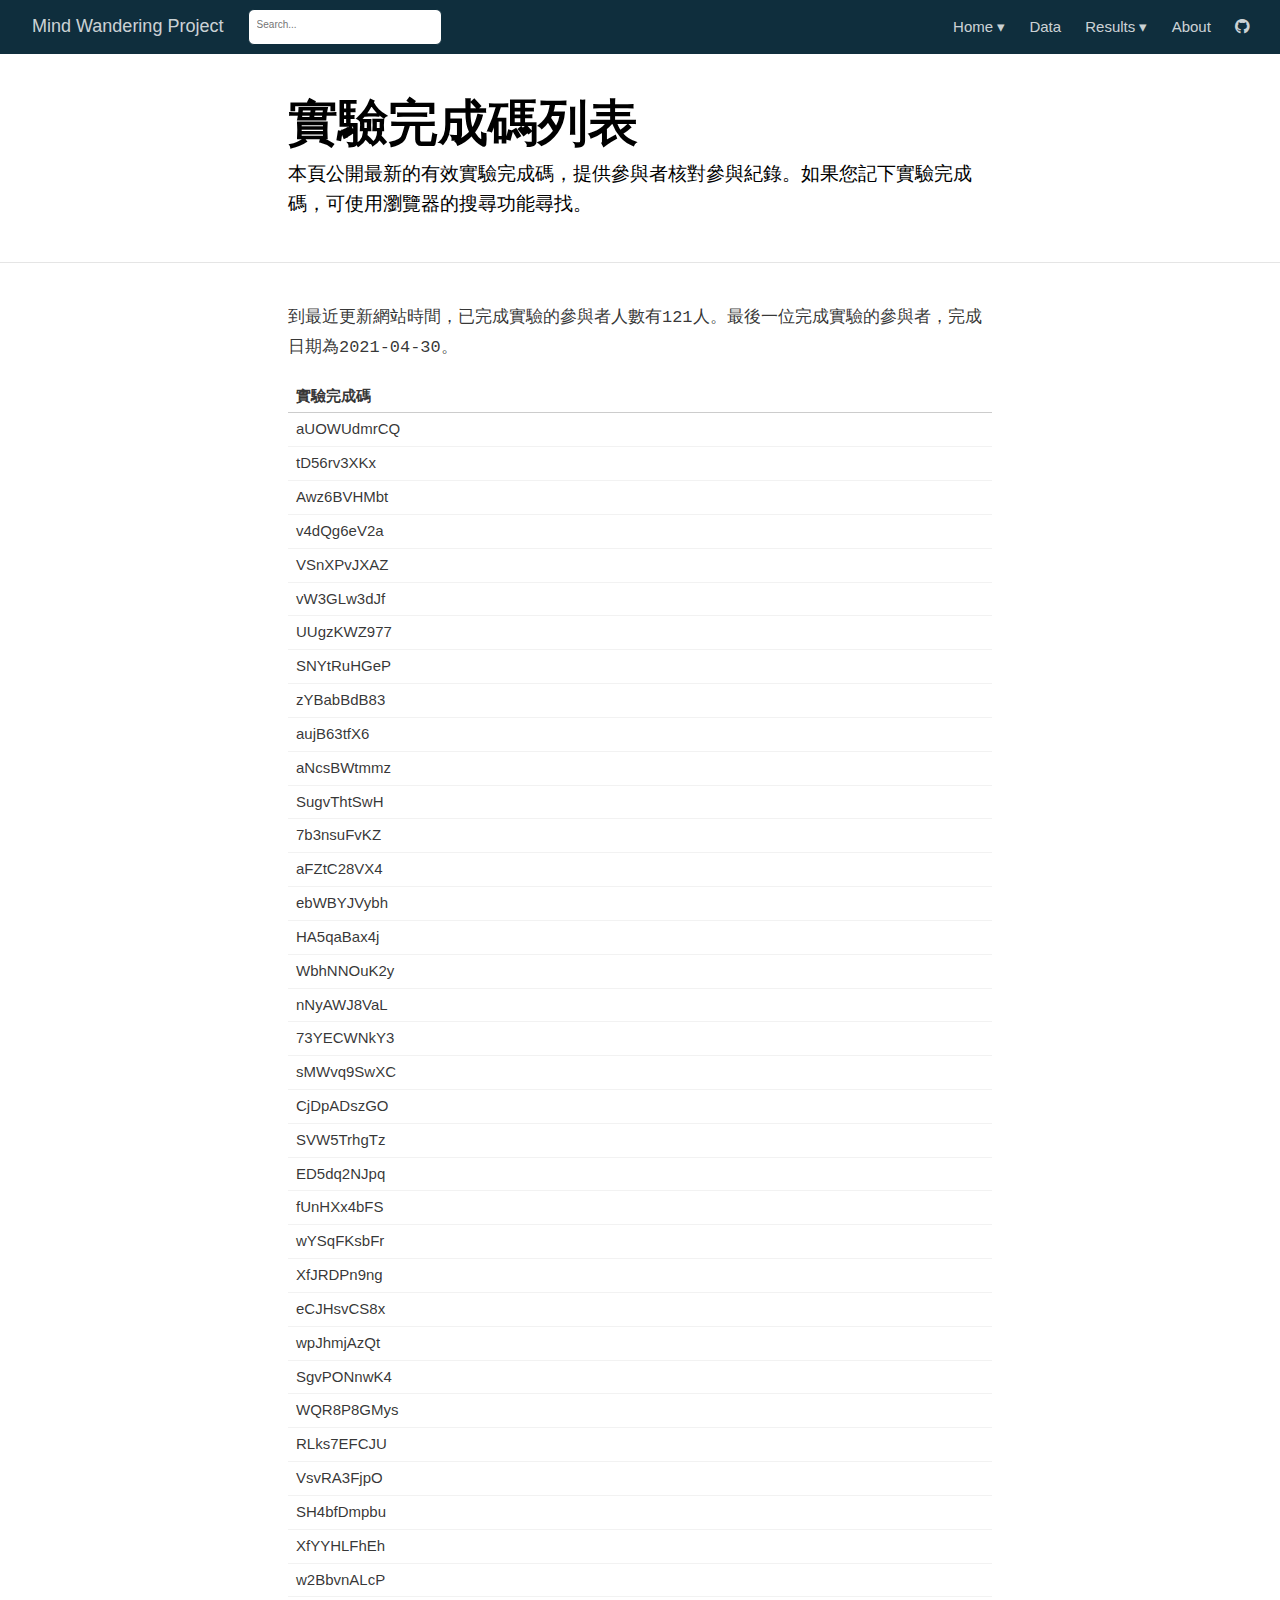
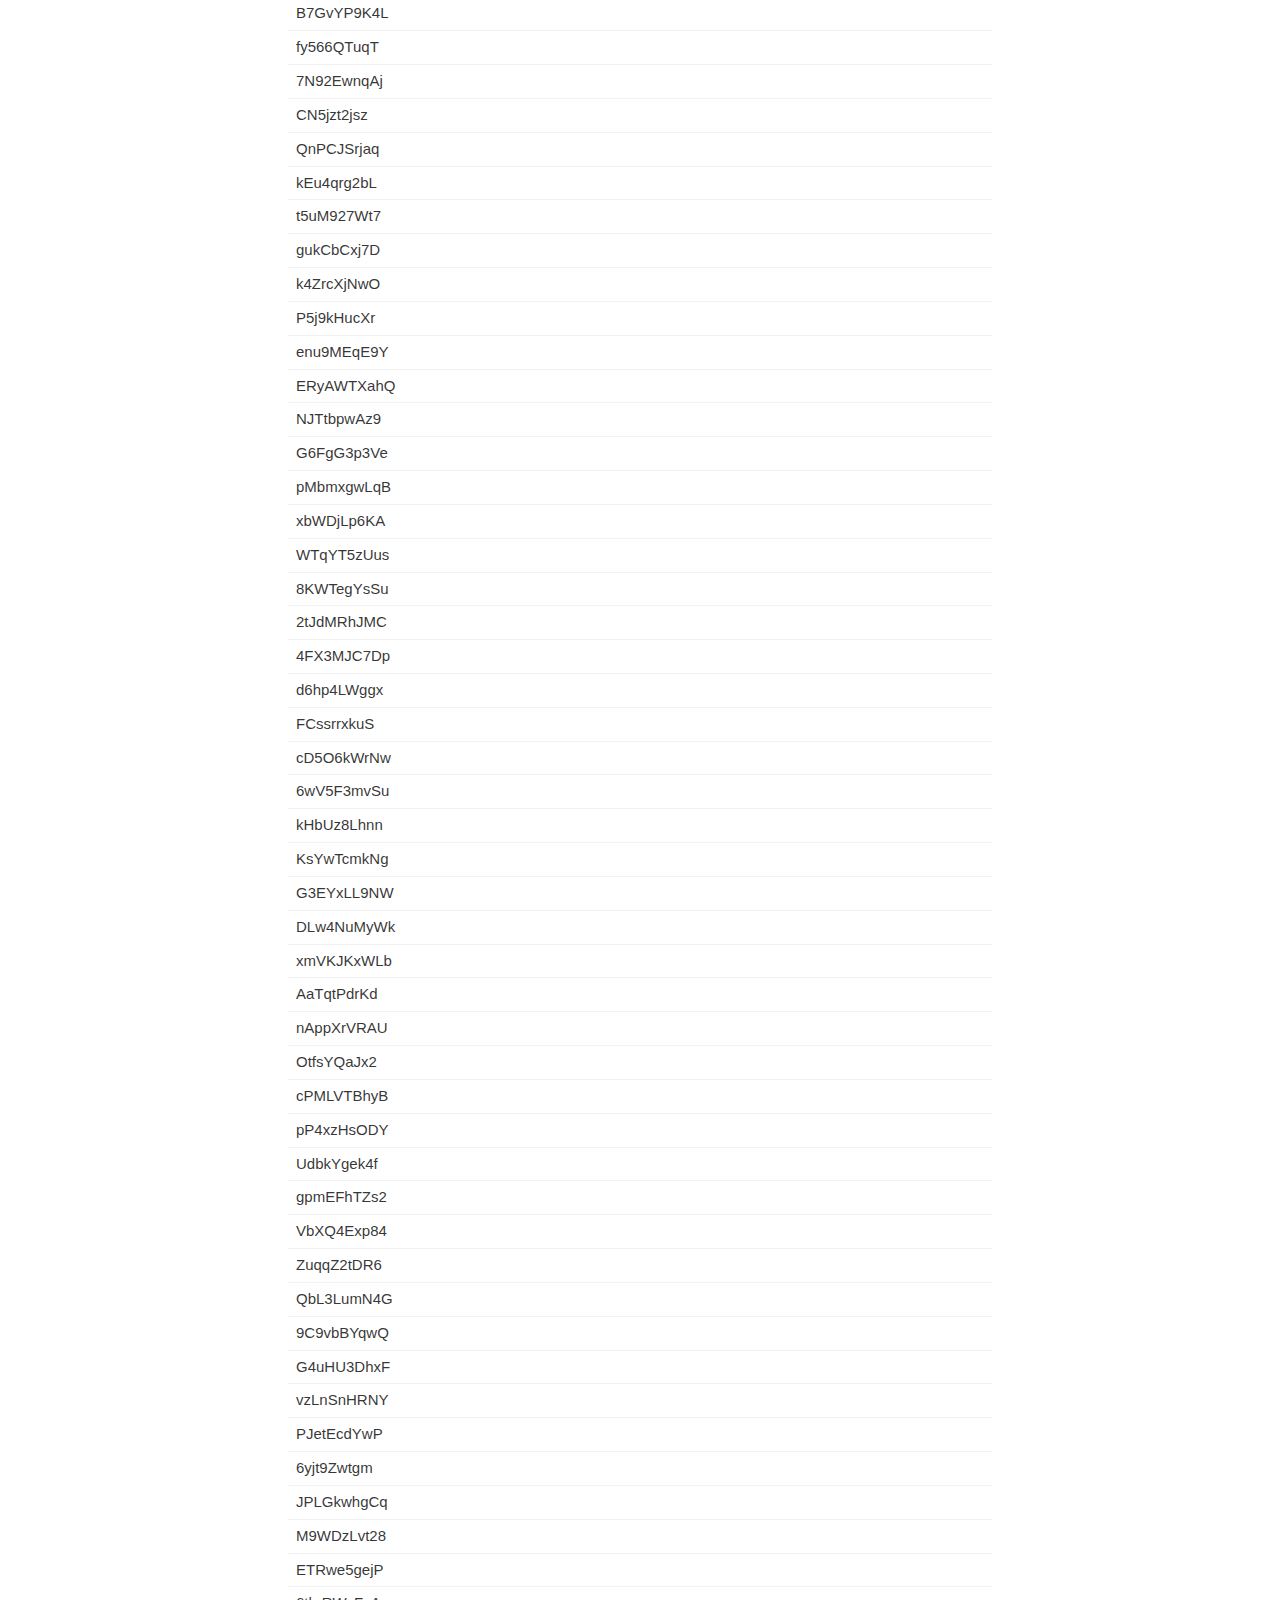
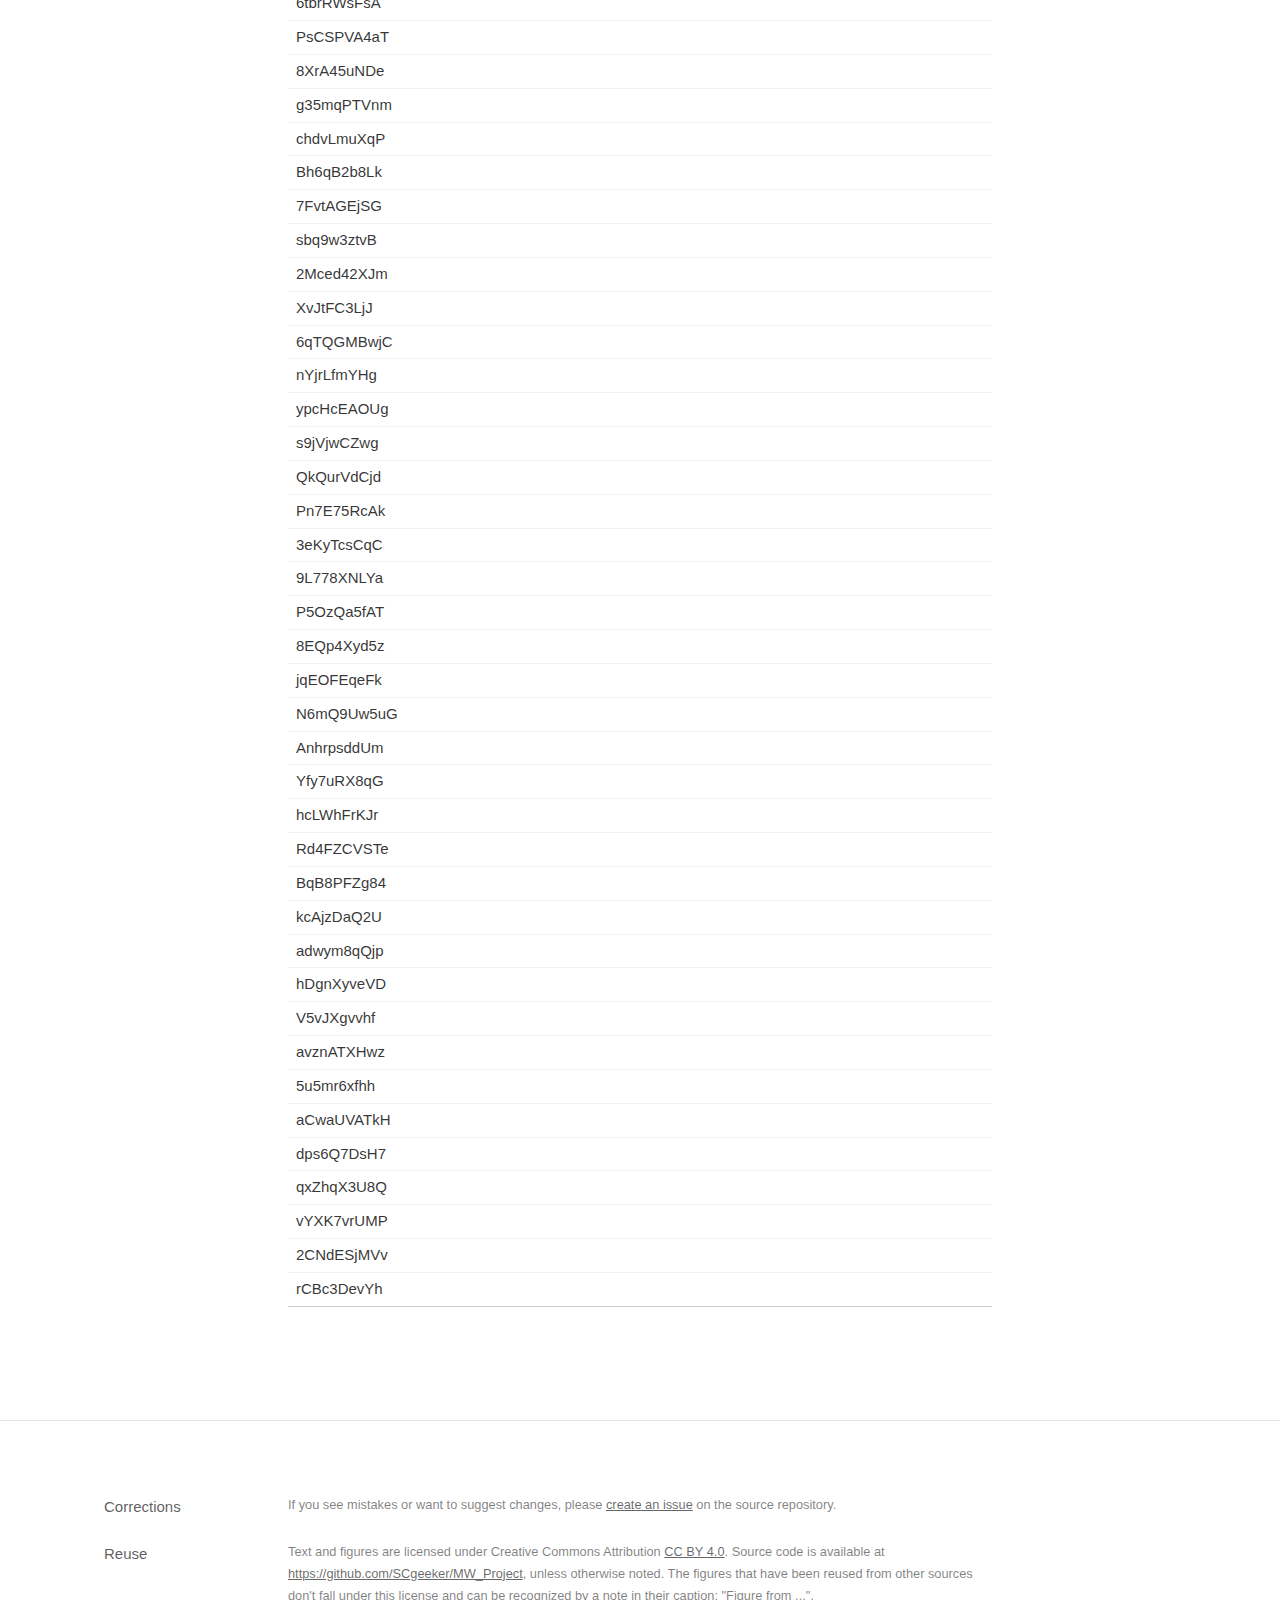
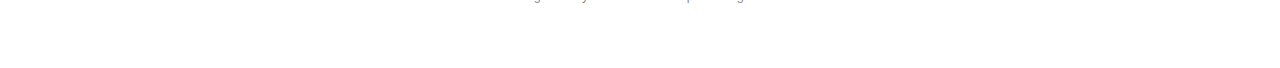
<file: endcode.html>
<!DOCTYPE html>

<html xmlns="http://www.w3.org/1999/xhtml" lang="" xml:lang="">

<head>
  <meta charset="utf-8"/>
  <meta name="viewport" content="width=device-width, initial-scale=1"/>
  <meta http-equiv="X-UA-Compatible" content="IE=Edge,chrome=1"/>
  <meta name="generator" content="distill" />

  <style type="text/css">
  /* Hide doc at startup (prevent jankiness while JS renders/transforms) */
  body {
    visibility: hidden;
  }
  </style>

 <!--radix_placeholder_import_source-->
 <!--/radix_placeholder_import_source-->

<style type="text/css">code{white-space: pre;}</style>
<style type="text/css" data-origin="pandoc">
pre > code.sourceCode { white-space: pre; position: relative; }
pre > code.sourceCode > span { display: inline-block; line-height: 1.25; }
pre > code.sourceCode > span:empty { height: 1.2em; }
code.sourceCode > span { color: inherit; text-decoration: inherit; }
div.sourceCode { margin: 1em 0; }
pre.sourceCode { margin: 0; }
@media screen {
div.sourceCode { overflow: auto; }
}
@media print {
pre > code.sourceCode { white-space: pre-wrap; }
pre > code.sourceCode > span { text-indent: -5em; padding-left: 5em; }
}
pre.numberSource code
  { counter-reset: source-line 0; }
pre.numberSource code > span
  { position: relative; left: -4em; counter-increment: source-line; }
pre.numberSource code > span > a:first-child::before
  { content: counter(source-line);
    position: relative; left: -1em; text-align: right; vertical-align: baseline;
    border: none; display: inline-block;
    -webkit-touch-callout: none; -webkit-user-select: none;
    -khtml-user-select: none; -moz-user-select: none;
    -ms-user-select: none; user-select: none;
    padding: 0 4px; width: 4em;
    color: #aaaaaa;
  }
pre.numberSource { margin-left: 3em; border-left: 1px solid #aaaaaa;  padding-left: 4px; }
div.sourceCode
  {   }
@media screen {
pre > code.sourceCode > span > a:first-child::before { text-decoration: underline; }
}
code span.al { color: #ff0000; } /* Alert */
code span.an { color: #008000; } /* Annotation */
code span.at { } /* Attribute */
code span.bu { } /* BuiltIn */
code span.cf { color: #0000ff; } /* ControlFlow */
code span.ch { color: #008080; } /* Char */
code span.cn { color: #585cf6; } /* Constant */
code span.co { color: #4c886b; } /* Comment */
code span.cv { color: #008000; } /* CommentVar */
code span.do { color: #008000; } /* Documentation */
code span.dv { color: #0000cd; } /* DecVal */
code span.er { color: #ff0000; font-weight: bold; } /* Error */
code span.ex { } /* Extension */
code span.fl { color: #0000cd; } /* Float */
code span.im { } /* Import */
code span.in { color: #008000; } /* Information */
code span.kw { color: #0000ff; } /* Keyword */
code span.op { color: #687687; } /* Operator */
code span.ot { color: #ff4000; } /* Other */
code span.pp { color: #ff4000; } /* Preprocessor */
code span.sc { color: #008080; } /* SpecialChar */
code span.ss { color: #008080; } /* SpecialString */
code span.st { color: #036a07; } /* String */
code span.va { } /* Variable */
code span.vs { color: #008080; } /* VerbatimString */
code span.wa { color: #008000; font-weight: bold; } /* Warning */
</style>

  <!--radix_placeholder_meta_tags-->
  <title>Mind Wandering Project: 實驗完成碼列表</title>

  <meta property="description" itemprop="description" content="本頁公開最新的有效實驗完成碼，提供參與者核對參與紀錄。如果您記下實驗完成碼，可使用瀏覽器的搜尋功能尋找。"/>

  <link rel="license" href="https://creativecommons.org/licenses/by/4.0/"/>
  <link rel="icon" type="image/png" href="images/tcpsr.png"/>


  <!--  https://developers.facebook.com/docs/sharing/webmasters#markup -->
  <meta property="og:title" content="Mind Wandering Project: 實驗完成碼列表"/>
  <meta property="og:type" content="article"/>
  <meta property="og:description" content="本頁公開最新的有效實驗完成碼，提供參與者核對參與紀錄。如果您記下實驗完成碼，可使用瀏覽器的搜尋功能尋找。"/>
  <meta property="og:locale" content="en_US"/>
  <meta property="og:site_name" content="Mind Wandering Project"/>

  <!--  https://dev.twitter.com/cards/types/summary -->
  <meta property="twitter:card" content="summary"/>
  <meta property="twitter:title" content="Mind Wandering Project: 實驗完成碼列表"/>
  <meta property="twitter:description" content="本頁公開最新的有效實驗完成碼，提供參與者核對參與紀錄。如果您記下實驗完成碼，可使用瀏覽器的搜尋功能尋找。"/>

  <!--/radix_placeholder_meta_tags-->
  <!--radix_placeholder_rmarkdown_metadata-->

  <script type="text/json" id="radix-rmarkdown-metadata">
  {"type":"list","attributes":{"names":{"type":"character","attributes":{},"value":["title","description"]}},"value":[{"type":"character","attributes":{},"value":["實驗完成碼列表"]},{"type":"character","attributes":{},"value":["本頁公開最新的有效實驗完成碼，提供參與者核對參與紀錄。如果您記下實驗完成碼，可使用瀏覽器的搜尋功能尋找。"]}]}
  </script>
  <!--/radix_placeholder_rmarkdown_metadata-->
  <!--radix_placeholder_navigation_in_header-->
  <meta name="distill:offset" content=""/>

  <script type="application/javascript">

    window.headroom_prevent_pin = false;

    window.document.addEventListener("DOMContentLoaded", function (event) {

      // initialize headroom for banner
      var header = $('header').get(0);
      var headerHeight = header.offsetHeight;
      var headroom = new Headroom(header, {
        tolerance: 5,
        onPin : function() {
          if (window.headroom_prevent_pin) {
            window.headroom_prevent_pin = false;
            headroom.unpin();
          }
        }
      });
      headroom.init();
      if(window.location.hash)
        headroom.unpin();
      $(header).addClass('headroom--transition');

      // offset scroll location for banner on hash change
      // (see: https://github.com/WickyNilliams/headroom.js/issues/38)
      window.addEventListener("hashchange", function(event) {
        window.scrollTo(0, window.pageYOffset - (headerHeight + 25));
      });

      // responsive menu
      $('.distill-site-header').each(function(i, val) {
        var topnav = $(this);
        var toggle = topnav.find('.nav-toggle');
        toggle.on('click', function() {
          topnav.toggleClass('responsive');
        });
      });

      // nav dropdowns
      $('.nav-dropbtn').click(function(e) {
        $(this).next('.nav-dropdown-content').toggleClass('nav-dropdown-active');
        $(this).parent().siblings('.nav-dropdown')
           .children('.nav-dropdown-content').removeClass('nav-dropdown-active');
      });
      $("body").click(function(e){
        $('.nav-dropdown-content').removeClass('nav-dropdown-active');
      });
      $(".nav-dropdown").click(function(e){
        e.stopPropagation();
      });
    });
  </script>

  <style type="text/css">

  /* Theme (user-documented overrideables for nav appearance) */

  .distill-site-nav {
    color: rgba(255, 255, 255, 0.8);
    background-color: #0F2E3D;
    font-size: 15px;
    font-weight: 300;
  }

  .distill-site-nav a {
    color: inherit;
    text-decoration: none;
  }

  .distill-site-nav a:hover {
    color: white;
  }

  @media print {
    .distill-site-nav {
      display: none;
    }
  }

  .distill-site-header {

  }

  .distill-site-footer {

  }


  /* Site Header */

  .distill-site-header {
    width: 100%;
    box-sizing: border-box;
    z-index: 3;
  }

  .distill-site-header .nav-left {
    display: inline-block;
    margin-left: 8px;
  }

  @media screen and (max-width: 768px) {
    .distill-site-header .nav-left {
      margin-left: 0;
    }
  }


  .distill-site-header .nav-right {
    float: right;
    margin-right: 8px;
  }

  .distill-site-header a,
  .distill-site-header .title {
    display: inline-block;
    text-align: center;
    padding: 14px 10px 14px 10px;
  }

  .distill-site-header .title {
    font-size: 18px;
    min-width: 150px;
  }

  .distill-site-header .logo {
    padding: 0;
  }

  .distill-site-header .logo img {
    display: none;
    max-height: 20px;
    width: auto;
    margin-bottom: -4px;
  }

  .distill-site-header .nav-image img {
    max-height: 18px;
    width: auto;
    display: inline-block;
    margin-bottom: -3px;
  }



  @media screen and (min-width: 1000px) {
    .distill-site-header .logo img {
      display: inline-block;
    }
    .distill-site-header .nav-left {
      margin-left: 20px;
    }
    .distill-site-header .nav-right {
      margin-right: 20px;
    }
    .distill-site-header .title {
      padding-left: 12px;
    }
  }


  .distill-site-header .nav-toggle {
    display: none;
  }

  .nav-dropdown {
    display: inline-block;
    position: relative;
  }

  .nav-dropdown .nav-dropbtn {
    border: none;
    outline: none;
    color: rgba(255, 255, 255, 0.8);
    padding: 16px 10px;
    background-color: transparent;
    font-family: inherit;
    font-size: inherit;
    font-weight: inherit;
    margin: 0;
    margin-top: 1px;
    z-index: 2;
  }

  .nav-dropdown-content {
    display: none;
    position: absolute;
    background-color: white;
    min-width: 200px;
    border: 1px solid rgba(0,0,0,0.15);
    border-radius: 4px;
    box-shadow: 0px 8px 16px 0px rgba(0,0,0,0.1);
    z-index: 1;
    margin-top: 2px;
    white-space: nowrap;
    padding-top: 4px;
    padding-bottom: 4px;
  }

  .nav-dropdown-content hr {
    margin-top: 4px;
    margin-bottom: 4px;
    border: none;
    border-bottom: 1px solid rgba(0, 0, 0, 0.1);
  }

  .nav-dropdown-active {
    display: block;
  }

  .nav-dropdown-content a, .nav-dropdown-content .nav-dropdown-header {
    color: black;
    padding: 6px 24px;
    text-decoration: none;
    display: block;
    text-align: left;
  }

  .nav-dropdown-content .nav-dropdown-header {
    display: block;
    padding: 5px 24px;
    padding-bottom: 0;
    text-transform: uppercase;
    font-size: 14px;
    color: #999999;
    white-space: nowrap;
  }

  .nav-dropdown:hover .nav-dropbtn {
    color: white;
  }

  .nav-dropdown-content a:hover {
    background-color: #ddd;
    color: black;
  }

  .nav-right .nav-dropdown-content {
    margin-left: -45%;
    right: 0;
  }

  @media screen and (max-width: 768px) {
    .distill-site-header a, .distill-site-header .nav-dropdown  {display: none;}
    .distill-site-header a.nav-toggle {
      float: right;
      display: block;
    }
    .distill-site-header .title {
      margin-left: 0;
    }
    .distill-site-header .nav-right {
      margin-right: 0;
    }
    .distill-site-header {
      overflow: hidden;
    }
    .nav-right .nav-dropdown-content {
      margin-left: 0;
    }
  }


  @media screen and (max-width: 768px) {
    .distill-site-header.responsive {position: relative; min-height: 500px; }
    .distill-site-header.responsive a.nav-toggle {
      position: absolute;
      right: 0;
      top: 0;
    }
    .distill-site-header.responsive a,
    .distill-site-header.responsive .nav-dropdown {
      display: block;
      text-align: left;
    }
    .distill-site-header.responsive .nav-left,
    .distill-site-header.responsive .nav-right {
      width: 100%;
    }
    .distill-site-header.responsive .nav-dropdown {float: none;}
    .distill-site-header.responsive .nav-dropdown-content {position: relative;}
    .distill-site-header.responsive .nav-dropdown .nav-dropbtn {
      display: block;
      width: 100%;
      text-align: left;
    }
  }

  /* Site Footer */

  .distill-site-footer {
    width: 100%;
    overflow: hidden;
    box-sizing: border-box;
    z-index: 3;
    margin-top: 30px;
    padding-top: 30px;
    padding-bottom: 30px;
    text-align: center;
  }

  /* Headroom */

  d-title {
    padding-top: 6rem;
  }

  @media print {
    d-title {
      padding-top: 4rem;
    }
  }

  .headroom {
    z-index: 1000;
    position: fixed;
    top: 0;
    left: 0;
    right: 0;
  }

  .headroom--transition {
    transition: all .4s ease-in-out;
  }

  .headroom--unpinned {
    top: -100px;
  }

  .headroom--pinned {
    top: 0;
  }

  /* adjust viewport for navbar height */
  /* helps vertically center bootstrap (non-distill) content */
  .min-vh-100 {
    min-height: calc(100vh - 100px) !important;
  }

  </style>

  <script src="site_libs/jquery-1.11.3/jquery.min.js"></script>
  <link href="site_libs/font-awesome-5.1.0/css/all.css" rel="stylesheet"/>
  <link href="site_libs/font-awesome-5.1.0/css/v4-shims.css" rel="stylesheet"/>
  <script src="site_libs/headroom-0.9.4/headroom.min.js"></script>
  <script src="site_libs/autocomplete-0.37.1/autocomplete.min.js"></script>
  <script src="site_libs/fuse-6.4.1/fuse.min.js"></script>

  <script type="application/javascript">

  function getMeta(metaName) {
    var metas = document.getElementsByTagName('meta');
    for (let i = 0; i < metas.length; i++) {
      if (metas[i].getAttribute('name') === metaName) {
        return metas[i].getAttribute('content');
      }
    }
    return '';
  }

  function offsetURL(url) {
    var offset = getMeta('distill:offset');
    return offset ? offset + '/' + url : url;
  }

  function createFuseIndex() {

    // create fuse index
    var options = {
      keys: [
        { name: 'title', weight: 20 },
        { name: 'categories', weight: 15 },
        { name: 'description', weight: 10 },
        { name: 'contents', weight: 5 },
      ],
      ignoreLocation: true,
      threshold: 0
    };
    var fuse = new window.Fuse([], options);

    // fetch the main search.json
    return fetch(offsetURL('search.json'))
      .then(function(response) {
        if (response.status == 200) {
          return response.json().then(function(json) {
            // index main articles
            json.articles.forEach(function(article) {
              fuse.add(article);
            });
            // download collections and index their articles
            return Promise.all(json.collections.map(function(collection) {
              return fetch(offsetURL(collection)).then(function(response) {
                if (response.status === 200) {
                  return response.json().then(function(articles) {
                    articles.forEach(function(article) {
                      fuse.add(article);
                    });
                  })
                } else {
                  return Promise.reject(
                    new Error('Unexpected status from search index request: ' +
                              response.status)
                  );
                }
              });
            })).then(function() {
              return fuse;
            });
          });

        } else {
          return Promise.reject(
            new Error('Unexpected status from search index request: ' +
                        response.status)
          );
        }
      });
  }

  window.document.addEventListener("DOMContentLoaded", function (event) {

    // get search element (bail if we don't have one)
    var searchEl = window.document.getElementById('distill-search');
    if (!searchEl)
      return;

    createFuseIndex()
      .then(function(fuse) {

        // make search box visible
        searchEl.classList.remove('hidden');

        // initialize autocomplete
        var options = {
          autoselect: true,
          hint: false,
          minLength: 2,
        };
        window.autocomplete(searchEl, options, [{
          source: function(query, callback) {
            const searchOptions = {
              isCaseSensitive: false,
              shouldSort: true,
              minMatchCharLength: 2,
              limit: 10,
            };
            var results = fuse.search(query, searchOptions);
            callback(results
              .map(function(result) { return result.item; })
            );
          },
          templates: {
            suggestion: function(suggestion) {
              var img = suggestion.preview && Object.keys(suggestion.preview).length > 0
                ? `<img src="${offsetURL(suggestion.preview)}"</img>`
                : '';
              var html = `
                <div class="search-item">
                  <h3>${suggestion.title}</h3>
                  <div class="search-item-description">
                    ${suggestion.description || ''}
                  </div>
                  <div class="search-item-preview">
                    ${img}
                  </div>
                </div>
              `;
              return html;
            }
          }
        }]).on('autocomplete:selected', function(event, suggestion) {
          window.location.href = offsetURL(suggestion.path);
        });
        // remove inline display style on autocompleter (we want to
        // manage responsive display via css)
        $('.algolia-autocomplete').css("display", "");
      })
      .catch(function(error) {
        console.log(error);
      });

  });

  </script>

  <style type="text/css">

  .nav-search {
    font-size: x-small;
  }

  /* Algolioa Autocomplete */

  .algolia-autocomplete {
    display: inline-block;
    margin-left: 10px;
    vertical-align: sub;
    background-color: white;
    color: black;
    padding: 6px;
    padding-top: 8px;
    padding-bottom: 0;
    border-radius: 6px;
    border: 1px #0F2E3D solid;
    width: 180px;
  }


  @media screen and (max-width: 768px) {
    .distill-site-nav .algolia-autocomplete {
      display: none;
      visibility: hidden;
    }
    .distill-site-nav.responsive .algolia-autocomplete {
      display: inline-block;
      visibility: visible;
    }
    .distill-site-nav.responsive .algolia-autocomplete .aa-dropdown-menu {
      margin-left: 0;
      width: 400px;
      max-height: 400px;
    }
  }

  .algolia-autocomplete .aa-input, .algolia-autocomplete .aa-hint {
    width: 90%;
    outline: none;
    border: none;
  }

  .algolia-autocomplete .aa-hint {
    color: #999;
  }
  .algolia-autocomplete .aa-dropdown-menu {
    width: 550px;
    max-height: 70vh;
    overflow-x: visible;
    overflow-y: scroll;
    padding: 5px;
    margin-top: 3px;
    margin-left: -150px;
    background-color: #fff;
    border-radius: 5px;
    border: 1px solid #999;
    border-top: none;
  }

  .algolia-autocomplete .aa-dropdown-menu .aa-suggestion {
    cursor: pointer;
    padding: 5px 4px;
    border-bottom: 1px solid #eee;
  }

  .algolia-autocomplete .aa-dropdown-menu .aa-suggestion:last-of-type {
    border-bottom: none;
    margin-bottom: 2px;
  }

  .algolia-autocomplete .aa-dropdown-menu .aa-suggestion .search-item {
    overflow: hidden;
    font-size: 0.8em;
    line-height: 1.4em;
  }

  .algolia-autocomplete .aa-dropdown-menu .aa-suggestion .search-item h3 {
    font-size: 1rem;
    margin-block-start: 0;
    margin-block-end: 5px;
  }

  .algolia-autocomplete .aa-dropdown-menu .aa-suggestion .search-item-description {
    display: inline-block;
    overflow: hidden;
    height: 2.8em;
    width: 80%;
    margin-right: 4%;
  }

  .algolia-autocomplete .aa-dropdown-menu .aa-suggestion .search-item-preview {
    display: inline-block;
    width: 15%;
  }

  .algolia-autocomplete .aa-dropdown-menu .aa-suggestion .search-item-preview img {
    height: 3em;
    width: auto;
    display: none;
  }

  .algolia-autocomplete .aa-dropdown-menu .aa-suggestion .search-item-preview img[src] {
    display: initial;
  }

  .algolia-autocomplete .aa-dropdown-menu .aa-suggestion.aa-cursor {
    background-color: #eee;
  }
  .algolia-autocomplete .aa-dropdown-menu .aa-suggestion em {
    font-weight: bold;
    font-style: normal;
  }

  </style>


  <!--/radix_placeholder_navigation_in_header-->
  <!--radix_placeholder_distill-->

  <style type="text/css">

  body {
    background-color: white;
  }

  .pandoc-table {
    width: 100%;
  }

  .pandoc-table>caption {
    margin-bottom: 10px;
  }

  .pandoc-table th:not([align]) {
    text-align: left;
  }

  .pagedtable-footer {
    font-size: 15px;
  }

  d-byline .byline {
    grid-template-columns: 2fr 2fr;
  }

  d-byline .byline h3 {
    margin-block-start: 1.5em;
  }

  d-byline .byline .authors-affiliations h3 {
    margin-block-start: 0.5em;
  }

  .authors-affiliations .orcid-id {
    width: 16px;
    height:16px;
    margin-left: 4px;
    margin-right: 4px;
    vertical-align: middle;
    padding-bottom: 2px;
  }

  d-title .dt-tags {
    margin-top: 1em;
    grid-column: text;
  }

  .dt-tags .dt-tag {
    text-decoration: none;
    display: inline-block;
    color: rgba(0,0,0,0.6);
    padding: 0em 0.4em;
    margin-right: 0.5em;
    margin-bottom: 0.4em;
    font-size: 70%;
    border: 1px solid rgba(0,0,0,0.2);
    border-radius: 3px;
    text-transform: uppercase;
    font-weight: 500;
  }

  d-article table.gt_table td,
  d-article table.gt_table th {
    border-bottom: none;
  }

  .html-widget {
    margin-bottom: 2.0em;
  }

  .l-screen-inset {
    padding-right: 16px;
  }

  .l-screen .caption {
    margin-left: 10px;
  }

  .shaded {
    background: rgb(247, 247, 247);
    padding-top: 20px;
    padding-bottom: 20px;
    border-top: 1px solid rgba(0, 0, 0, 0.1);
    border-bottom: 1px solid rgba(0, 0, 0, 0.1);
  }

  .shaded .html-widget {
    margin-bottom: 0;
    border: 1px solid rgba(0, 0, 0, 0.1);
  }

  .shaded .shaded-content {
    background: white;
  }

  .text-output {
    margin-top: 0;
    line-height: 1.5em;
  }

  .hidden {
    display: none !important;
  }

  d-article {
    padding-top: 2.5rem;
    padding-bottom: 30px;
  }

  d-appendix {
    padding-top: 30px;
  }

  d-article>p>img {
    width: 100%;
  }

  d-article h2 {
    margin: 1rem 0 1.5rem 0;
  }

  d-article h3 {
    margin-top: 1.5rem;
  }

  d-article iframe {
    border: 1px solid rgba(0, 0, 0, 0.1);
    margin-bottom: 2.0em;
    width: 100%;
  }

  /* Tweak code blocks */

  d-article div.sourceCode code,
  d-article pre code {
    font-family: Consolas, Monaco, 'Andale Mono', 'Ubuntu Mono', monospace;
  }

  d-article pre,
  d-article div.sourceCode,
  d-article div.sourceCode pre {
    overflow: auto;
  }

  d-article div.sourceCode {
    background-color: white;
  }

  d-article div.sourceCode pre {
    padding-left: 10px;
    font-size: 12px;
    border-left: 2px solid rgba(0,0,0,0.1);
  }

  d-article pre {
    font-size: 12px;
    color: black;
    background: none;
    margin-top: 0;
    text-align: left;
    white-space: pre;
    word-spacing: normal;
    word-break: normal;
    word-wrap: normal;
    line-height: 1.5;

    -moz-tab-size: 4;
    -o-tab-size: 4;
    tab-size: 4;

    -webkit-hyphens: none;
    -moz-hyphens: none;
    -ms-hyphens: none;
    hyphens: none;
  }

  d-article pre a {
    border-bottom: none;
  }

  d-article pre a:hover {
    border-bottom: none;
    text-decoration: underline;
  }

  d-article details {
    grid-column: text;
    margin-bottom: 0.8em;
  }

  @media(min-width: 768px) {

  d-article pre,
  d-article div.sourceCode,
  d-article div.sourceCode pre {
    overflow: visible !important;
  }

  d-article div.sourceCode pre {
    padding-left: 18px;
    font-size: 14px;
  }

  d-article pre {
    font-size: 14px;
  }

  }

  figure img.external {
    background: white;
    border: 1px solid rgba(0, 0, 0, 0.1);
    box-shadow: 0 1px 8px rgba(0, 0, 0, 0.1);
    padding: 18px;
    box-sizing: border-box;
  }

  /* CSS for d-contents */

  .d-contents {
    grid-column: text;
    color: rgba(0,0,0,0.8);
    font-size: 0.9em;
    padding-bottom: 1em;
    margin-bottom: 1em;
    padding-bottom: 0.5em;
    margin-bottom: 1em;
    padding-left: 0.25em;
    justify-self: start;
  }

  @media(min-width: 1000px) {
    .d-contents.d-contents-float {
      height: 0;
      grid-column-start: 1;
      grid-column-end: 4;
      justify-self: center;
      padding-right: 3em;
      padding-left: 2em;
    }
  }

  .d-contents nav h3 {
    font-size: 18px;
    margin-top: 0;
    margin-bottom: 1em;
  }

  .d-contents li {
    list-style-type: none
  }

  .d-contents nav > ul {
    padding-left: 0;
  }

  .d-contents ul {
    padding-left: 1em
  }

  .d-contents nav ul li {
    margin-top: 0.6em;
    margin-bottom: 0.2em;
  }

  .d-contents nav a {
    font-size: 13px;
    border-bottom: none;
    text-decoration: none
    color: rgba(0, 0, 0, 0.8);
  }

  .d-contents nav a:hover {
    text-decoration: underline solid rgba(0, 0, 0, 0.6)
  }

  .d-contents nav > ul > li > a {
    font-weight: 600;
  }

  .d-contents nav > ul > li > ul {
    font-weight: inherit;
  }

  .d-contents nav > ul > li > ul > li {
    margin-top: 0.2em;
  }


  .d-contents nav ul {
    margin-top: 0;
    margin-bottom: 0.25em;
  }

  .d-article-with-toc h2:nth-child(2) {
    margin-top: 0;
  }


  /* Figure */

  .figure {
    position: relative;
    margin-bottom: 2.5em;
    margin-top: 1.5em;
  }

  .figure img {
    width: 100%;
  }

  .figure .caption {
    color: rgba(0, 0, 0, 0.6);
    font-size: 12px;
    line-height: 1.5em;
  }

  .figure img.external {
    background: white;
    border: 1px solid rgba(0, 0, 0, 0.1);
    box-shadow: 0 1px 8px rgba(0, 0, 0, 0.1);
    padding: 18px;
    box-sizing: border-box;
  }

  .figure .caption a {
    color: rgba(0, 0, 0, 0.6);
  }

  .figure .caption b,
  .figure .caption strong, {
    font-weight: 600;
    color: rgba(0, 0, 0, 1.0);
  }

  /* Citations */

  d-article .citation {
    color: inherit;
    cursor: inherit;
  }

  div.hanging-indent{
    margin-left: 1em; text-indent: -1em;
  }

  /* Citation hover box */

  .tippy-box[data-theme~=light-border] {
    background-color: rgba(250, 250, 250, 0.95);
  }

  .tippy-content > p {
    margin-bottom: 0;
    padding: 2px;
  }


  /* Tweak 1000px media break to show more text */

  @media(min-width: 1000px) {
    .base-grid,
    distill-header,
    d-title,
    d-abstract,
    d-article,
    d-appendix,
    distill-appendix,
    d-byline,
    d-footnote-list,
    d-citation-list,
    distill-footer {
      grid-template-columns: [screen-start] 1fr [page-start kicker-start] 80px [middle-start] 50px [text-start kicker-end] 65px 65px 65px 65px 65px 65px 65px 65px [text-end gutter-start] 65px [middle-end] 65px [page-end gutter-end] 1fr [screen-end];
      grid-column-gap: 16px;
    }

    .grid {
      grid-column-gap: 16px;
    }

    d-article {
      font-size: 1.06rem;
      line-height: 1.7em;
    }
    figure .caption, .figure .caption, figure figcaption {
      font-size: 13px;
    }
  }

  @media(min-width: 1180px) {
    .base-grid,
    distill-header,
    d-title,
    d-abstract,
    d-article,
    d-appendix,
    distill-appendix,
    d-byline,
    d-footnote-list,
    d-citation-list,
    distill-footer {
      grid-template-columns: [screen-start] 1fr [page-start kicker-start] 60px [middle-start] 60px [text-start kicker-end] 60px 60px 60px 60px 60px 60px 60px 60px [text-end gutter-start] 60px [middle-end] 60px [page-end gutter-end] 1fr [screen-end];
      grid-column-gap: 32px;
    }

    .grid {
      grid-column-gap: 32px;
    }
  }


  /* Get the citation styles for the appendix (not auto-injected on render since
     we do our own rendering of the citation appendix) */

  d-appendix .citation-appendix,
  .d-appendix .citation-appendix {
    font-size: 11px;
    line-height: 15px;
    border-left: 1px solid rgba(0, 0, 0, 0.1);
    padding-left: 18px;
    border: 1px solid rgba(0,0,0,0.1);
    background: rgba(0, 0, 0, 0.02);
    padding: 10px 18px;
    border-radius: 3px;
    color: rgba(150, 150, 150, 1);
    overflow: hidden;
    margin-top: -12px;
    white-space: pre-wrap;
    word-wrap: break-word;
  }

  /* Include appendix styles here so they can be overridden */

  d-appendix {
    contain: layout style;
    font-size: 0.8em;
    line-height: 1.7em;
    margin-top: 60px;
    margin-bottom: 0;
    border-top: 1px solid rgba(0, 0, 0, 0.1);
    color: rgba(0,0,0,0.5);
    padding-top: 60px;
    padding-bottom: 48px;
  }

  d-appendix h3 {
    grid-column: page-start / text-start;
    font-size: 15px;
    font-weight: 500;
    margin-top: 1em;
    margin-bottom: 0;
    color: rgba(0,0,0,0.65);
  }

  d-appendix h3 + * {
    margin-top: 1em;
  }

  d-appendix ol {
    padding: 0 0 0 15px;
  }

  @media (min-width: 768px) {
    d-appendix ol {
      padding: 0 0 0 30px;
      margin-left: -30px;
    }
  }

  d-appendix li {
    margin-bottom: 1em;
  }

  d-appendix a {
    color: rgba(0, 0, 0, 0.6);
  }

  d-appendix > * {
    grid-column: text;
  }

  d-appendix > d-footnote-list,
  d-appendix > d-citation-list,
  d-appendix > distill-appendix {
    grid-column: screen;
  }

  /* Include footnote styles here so they can be overridden */

  d-footnote-list {
    contain: layout style;
  }

  d-footnote-list > * {
    grid-column: text;
  }

  d-footnote-list a.footnote-backlink {
    color: rgba(0,0,0,0.3);
    padding-left: 0.5em;
  }



  /* Anchor.js */

  .anchorjs-link {
    /*transition: all .25s linear; */
    text-decoration: none;
    border-bottom: none;
  }
  *:hover > .anchorjs-link {
    margin-left: -1.125em !important;
    text-decoration: none;
    border-bottom: none;
  }

  /* Social footer */

  .social_footer {
    margin-top: 30px;
    margin-bottom: 0;
    color: rgba(0,0,0,0.67);
  }

  .disqus-comments {
    margin-right: 30px;
  }

  .disqus-comment-count {
    border-bottom: 1px solid rgba(0, 0, 0, 0.4);
    cursor: pointer;
  }

  #disqus_thread {
    margin-top: 30px;
  }

  .article-sharing a {
    border-bottom: none;
    margin-right: 8px;
  }

  .article-sharing a:hover {
    border-bottom: none;
  }

  .sidebar-section.subscribe {
    font-size: 12px;
    line-height: 1.6em;
  }

  .subscribe p {
    margin-bottom: 0.5em;
  }


  .article-footer .subscribe {
    font-size: 15px;
    margin-top: 45px;
  }


  .sidebar-section.custom {
    font-size: 12px;
    line-height: 1.6em;
  }

  .custom p {
    margin-bottom: 0.5em;
  }

  /* Styles for listing layout (hide title) */
  .layout-listing d-title, .layout-listing .d-title {
    display: none;
  }

  /* Styles for posts lists (not auto-injected) */


  .posts-with-sidebar {
    padding-left: 45px;
    padding-right: 45px;
  }

  .posts-list .description h2,
  .posts-list .description p {
    font-family: -apple-system, BlinkMacSystemFont, "Segoe UI", Roboto, Oxygen, Ubuntu, Cantarell, "Fira Sans", "Droid Sans", "Helvetica Neue", Arial, sans-serif;
  }

  .posts-list .description h2 {
    font-weight: 700;
    border-bottom: none;
    padding-bottom: 0;
  }

  .posts-list h2.post-tag {
    border-bottom: 1px solid rgba(0, 0, 0, 0.2);
    padding-bottom: 12px;
  }
  .posts-list {
    margin-top: 60px;
    margin-bottom: 24px;
  }

  .posts-list .post-preview {
    text-decoration: none;
    overflow: hidden;
    display: block;
    border-bottom: 1px solid rgba(0, 0, 0, 0.1);
    padding: 24px 0;
  }

  .post-preview-last {
    border-bottom: none !important;
  }

  .posts-list .posts-list-caption {
    grid-column: screen;
    font-weight: 400;
  }

  .posts-list .post-preview h2 {
    margin: 0 0 6px 0;
    line-height: 1.2em;
    font-style: normal;
    font-size: 24px;
  }

  .posts-list .post-preview p {
    margin: 0 0 12px 0;
    line-height: 1.4em;
    font-size: 16px;
  }

  .posts-list .post-preview .thumbnail {
    box-sizing: border-box;
    margin-bottom: 24px;
    position: relative;
    max-width: 500px;
  }
  .posts-list .post-preview img {
    width: 100%;
    display: block;
  }

  .posts-list .metadata {
    font-size: 12px;
    line-height: 1.4em;
    margin-bottom: 18px;
  }

  .posts-list .metadata > * {
    display: inline-block;
  }

  .posts-list .metadata .publishedDate {
    margin-right: 2em;
  }

  .posts-list .metadata .dt-authors {
    display: block;
    margin-top: 0.3em;
    margin-right: 2em;
  }

  .posts-list .dt-tags {
    display: block;
    line-height: 1em;
  }

  .posts-list .dt-tags .dt-tag {
    display: inline-block;
    color: rgba(0,0,0,0.6);
    padding: 0.3em 0.4em;
    margin-right: 0.2em;
    margin-bottom: 0.4em;
    font-size: 60%;
    border: 1px solid rgba(0,0,0,0.2);
    border-radius: 3px;
    text-transform: uppercase;
    font-weight: 500;
  }

  .posts-list img {
    opacity: 1;
  }

  .posts-list img[data-src] {
    opacity: 0;
  }

  .posts-more {
    clear: both;
  }


  .posts-sidebar {
    font-size: 16px;
  }

  .posts-sidebar h3 {
    font-size: 16px;
    margin-top: 0;
    margin-bottom: 0.5em;
    font-weight: 400;
    text-transform: uppercase;
  }

  .sidebar-section {
    margin-bottom: 30px;
  }

  .categories ul {
    list-style-type: none;
    margin: 0;
    padding: 0;
  }

  .categories li {
    color: rgba(0, 0, 0, 0.8);
    margin-bottom: 0;
  }

  .categories li>a {
    border-bottom: none;
  }

  .categories li>a:hover {
    border-bottom: 1px solid rgba(0, 0, 0, 0.4);
  }

  .categories .active {
    font-weight: 600;
  }

  .categories .category-count {
    color: rgba(0, 0, 0, 0.4);
  }


  @media(min-width: 768px) {
    .posts-list .post-preview h2 {
      font-size: 26px;
    }
    .posts-list .post-preview .thumbnail {
      float: right;
      width: 30%;
      margin-bottom: 0;
    }
    .posts-list .post-preview .description {
      float: left;
      width: 45%;
    }
    .posts-list .post-preview .metadata {
      float: left;
      width: 20%;
      margin-top: 8px;
    }
    .posts-list .post-preview p {
      margin: 0 0 12px 0;
      line-height: 1.5em;
      font-size: 16px;
    }
    .posts-with-sidebar .posts-list {
      float: left;
      width: 75%;
    }
    .posts-with-sidebar .posts-sidebar {
      float: right;
      width: 20%;
      margin-top: 60px;
      padding-top: 24px;
      padding-bottom: 24px;
    }
  }


  /* Improve display for browsers without grid (IE/Edge <= 15) */

  .downlevel {
    line-height: 1.6em;
    font-family: -apple-system, BlinkMacSystemFont, "Segoe UI", Roboto, Oxygen, Ubuntu, Cantarell, "Fira Sans", "Droid Sans", "Helvetica Neue", Arial, sans-serif;
    margin: 0;
  }

  .downlevel .d-title {
    padding-top: 6rem;
    padding-bottom: 1.5rem;
  }

  .downlevel .d-title h1 {
    font-size: 50px;
    font-weight: 700;
    line-height: 1.1em;
    margin: 0 0 0.5rem;
  }

  .downlevel .d-title p {
    font-weight: 300;
    font-size: 1.2rem;
    line-height: 1.55em;
    margin-top: 0;
  }

  .downlevel .d-byline {
    padding-top: 0.8em;
    padding-bottom: 0.8em;
    font-size: 0.8rem;
    line-height: 1.8em;
  }

  .downlevel .section-separator {
    border: none;
    border-top: 1px solid rgba(0, 0, 0, 0.1);
  }

  .downlevel .d-article {
    font-size: 1.06rem;
    line-height: 1.7em;
    padding-top: 1rem;
    padding-bottom: 2rem;
  }


  .downlevel .d-appendix {
    padding-left: 0;
    padding-right: 0;
    max-width: none;
    font-size: 0.8em;
    line-height: 1.7em;
    margin-bottom: 0;
    color: rgba(0,0,0,0.5);
    padding-top: 40px;
    padding-bottom: 48px;
  }

  .downlevel .footnotes ol {
    padding-left: 13px;
  }

  .downlevel .base-grid,
  .downlevel .distill-header,
  .downlevel .d-title,
  .downlevel .d-abstract,
  .downlevel .d-article,
  .downlevel .d-appendix,
  .downlevel .distill-appendix,
  .downlevel .d-byline,
  .downlevel .d-footnote-list,
  .downlevel .d-citation-list,
  .downlevel .distill-footer,
  .downlevel .appendix-bottom,
  .downlevel .posts-container {
    padding-left: 40px;
    padding-right: 40px;
  }

  @media(min-width: 768px) {
    .downlevel .base-grid,
    .downlevel .distill-header,
    .downlevel .d-title,
    .downlevel .d-abstract,
    .downlevel .d-article,
    .downlevel .d-appendix,
    .downlevel .distill-appendix,
    .downlevel .d-byline,
    .downlevel .d-footnote-list,
    .downlevel .d-citation-list,
    .downlevel .distill-footer,
    .downlevel .appendix-bottom,
    .downlevel .posts-container {
    padding-left: 150px;
    padding-right: 150px;
    max-width: 900px;
  }
  }

  .downlevel pre code {
    display: block;
    border-left: 2px solid rgba(0, 0, 0, .1);
    padding: 0 0 0 20px;
    font-size: 14px;
  }

  .downlevel code, .downlevel pre {
    color: black;
    background: none;
    font-family: Consolas, Monaco, 'Andale Mono', 'Ubuntu Mono', monospace;
    text-align: left;
    white-space: pre;
    word-spacing: normal;
    word-break: normal;
    word-wrap: normal;
    line-height: 1.5;

    -moz-tab-size: 4;
    -o-tab-size: 4;
    tab-size: 4;

    -webkit-hyphens: none;
    -moz-hyphens: none;
    -ms-hyphens: none;
    hyphens: none;
  }

  .downlevel .posts-list .post-preview {
    color: inherit;
  }



  </style>

  <script type="application/javascript">

  function is_downlevel_browser() {
    if (bowser.isUnsupportedBrowser({ msie: "12", msedge: "16"},
                                   window.navigator.userAgent)) {
      return true;
    } else {
      return window.load_distill_framework === undefined;
    }
  }

  // show body when load is complete
  function on_load_complete() {

    // add anchors
    if (window.anchors) {
      window.anchors.options.placement = 'left';
      window.anchors.add('d-article > h2, d-article > h3, d-article > h4, d-article > h5');
    }


    // set body to visible
    document.body.style.visibility = 'visible';

    // force redraw for leaflet widgets
    if (window.HTMLWidgets) {
      var maps = window.HTMLWidgets.findAll(".leaflet");
      $.each(maps, function(i, el) {
        var map = this.getMap();
        map.invalidateSize();
        map.eachLayer(function(layer) {
          if (layer instanceof L.TileLayer)
            layer.redraw();
        });
      });
    }

    // trigger 'shown' so htmlwidgets resize
    $('d-article').trigger('shown');
  }

  function init_distill() {

    init_common();

    // create front matter
    var front_matter = $('<d-front-matter></d-front-matter>');
    $('#distill-front-matter').wrap(front_matter);

    // create d-title
    $('.d-title').changeElementType('d-title');

    // create d-byline
    var byline = $('<d-byline></d-byline>');
    $('.d-byline').replaceWith(byline);

    // create d-article
    var article = $('<d-article></d-article>');
    $('.d-article').wrap(article).children().unwrap();

    // move posts container into article
    $('.posts-container').appendTo($('d-article'));

    // create d-appendix
    $('.d-appendix').changeElementType('d-appendix');

    // flag indicating that we have appendix items
    var appendix = $('.appendix-bottom').children('h3').length > 0;

    // replace footnotes with <d-footnote>
    $('.footnote-ref').each(function(i, val) {
      appendix = true;
      var href = $(this).attr('href');
      var id = href.replace('#', '');
      var fn = $('#' + id);
      var fn_p = $('#' + id + '>p');
      fn_p.find('.footnote-back').remove();
      var text = fn_p.html();
      var dtfn = $('<d-footnote></d-footnote>');
      dtfn.html(text);
      $(this).replaceWith(dtfn);
    });
    // remove footnotes
    $('.footnotes').remove();

    // move refs into #references-listing
    $('#references-listing').replaceWith($('#refs'));

    $('h1.appendix, h2.appendix').each(function(i, val) {
      $(this).changeElementType('h3');
    });
    $('h3.appendix').each(function(i, val) {
      var id = $(this).attr('id');
      $('.d-contents a[href="#' + id + '"]').parent().remove();
      appendix = true;
      $(this).nextUntil($('h1, h2, h3')).addBack().appendTo($('d-appendix'));
    });

    // show d-appendix if we have appendix content
    $("d-appendix").css('display', appendix ? 'grid' : 'none');

    // localize layout chunks to just output
    $('.layout-chunk').each(function(i, val) {

      // capture layout
      var layout = $(this).attr('data-layout');

      // apply layout to markdown level block elements
      var elements = $(this).children().not('details, div.sourceCode, pre, script');
      elements.each(function(i, el) {
        var layout_div = $('<div class="' + layout + '"></div>');
        if (layout_div.hasClass('shaded')) {
          var shaded_content = $('<div class="shaded-content"></div>');
          $(this).wrap(shaded_content);
          $(this).parent().wrap(layout_div);
        } else {
          $(this).wrap(layout_div);
        }
      });


      // unwrap the layout-chunk div
      $(this).children().unwrap();
    });

    // remove code block used to force  highlighting css
    $('.distill-force-highlighting-css').parent().remove();

    // remove empty line numbers inserted by pandoc when using a
    // custom syntax highlighting theme
    $('code.sourceCode a:empty').remove();

    // load distill framework
    load_distill_framework();

    // wait for window.distillRunlevel == 4 to do post processing
    function distill_post_process() {

      if (!window.distillRunlevel || window.distillRunlevel < 4)
        return;

      // hide author/affiliations entirely if we have no authors
      var front_matter = JSON.parse($("#distill-front-matter").html());
      var have_authors = front_matter.authors && front_matter.authors.length > 0;
      if (!have_authors)
        $('d-byline').addClass('hidden');

      // article with toc class
      $('.d-contents').parent().addClass('d-article-with-toc');

      // strip links that point to #
      $('.authors-affiliations').find('a[href="#"]').removeAttr('href');

      // add orcid ids
      $('.authors-affiliations').find('.author').each(function(i, el) {
        var orcid_id = front_matter.authors[i].orcidID;
        if (orcid_id) {
          var a = $('<a></a>');
          a.attr('href', 'https://orcid.org/' + orcid_id);
          var img = $('<img></img>');
          img.addClass('orcid-id');
          img.attr('alt', 'ORCID ID');
          img.attr('src','[data-uri]');
          a.append(img);
          $(this).append(a);
        }
      });

      // hide elements of author/affiliations grid that have no value
      function hide_byline_column(caption) {
        $('d-byline').find('h3:contains("' + caption + '")').parent().css('visibility', 'hidden');
      }

      // affiliations
      var have_affiliations = false;
      for (var i = 0; i<front_matter.authors.length; ++i) {
        var author = front_matter.authors[i];
        if (author.affiliation !== "&nbsp;") {
          have_affiliations = true;
          break;
        }
      }
      if (!have_affiliations)
        $('d-byline').find('h3:contains("Affiliations")').css('visibility', 'hidden');

      // published date
      if (!front_matter.publishedDate)
        hide_byline_column("Published");

      // document object identifier
      var doi = $('d-byline').find('h3:contains("DOI")');
      var doi_p = doi.next().empty();
      if (!front_matter.doi) {
        // if we have a citation and valid citationText then link to that
        if ($('#citation').length > 0 && front_matter.citationText) {
          doi.html('Citation');
          $('<a href="#citation"></a>')
            .text(front_matter.citationText)
            .appendTo(doi_p);
        } else {
          hide_byline_column("DOI");
        }
      } else {
        $('<a></a>')
           .attr('href', "https://doi.org/" + front_matter.doi)
           .html(front_matter.doi)
           .appendTo(doi_p);
      }

       // change plural form of authors/affiliations
      if (front_matter.authors.length === 1) {
        var grid = $('.authors-affiliations');
        grid.children('h3:contains("Authors")').text('Author');
        grid.children('h3:contains("Affiliations")').text('Affiliation');
      }

      // remove d-appendix and d-footnote-list local styles
      $('d-appendix > style:first-child').remove();
      $('d-footnote-list > style:first-child').remove();

      // move appendix-bottom entries to the bottom
      $('.appendix-bottom').appendTo('d-appendix').children().unwrap();
      $('.appendix-bottom').remove();

      // hoverable references
      $('span.citation[data-cites]').each(function() {
        var refHtml = $('#ref-' + $(this).attr('data-cites')).html();
        window.tippy(this, {
          allowHTML: true,
          content: refHtml,
          maxWidth: 500,
          interactive: true,
          interactiveBorder: 10,
          theme: 'light-border',
          placement: 'bottom-start'
        });
      });

      // clear polling timer
      clearInterval(tid);

      // show body now that everything is ready
      on_load_complete();
    }

    var tid = setInterval(distill_post_process, 50);
    distill_post_process();

  }

  function init_downlevel() {

    init_common();

     // insert hr after d-title
    $('.d-title').after($('<hr class="section-separator"/>'));

    // check if we have authors
    var front_matter = JSON.parse($("#distill-front-matter").html());
    var have_authors = front_matter.authors && front_matter.authors.length > 0;

    // manage byline/border
    if (!have_authors)
      $('.d-byline').remove();
    $('.d-byline').after($('<hr class="section-separator"/>'));
    $('.d-byline a').remove();

    // remove toc
    $('.d-contents').remove();

    // move appendix elements
    $('h1.appendix, h2.appendix').each(function(i, val) {
      $(this).changeElementType('h3');
    });
    $('h3.appendix').each(function(i, val) {
      $(this).nextUntil($('h1, h2, h3')).addBack().appendTo($('.d-appendix'));
    });


    // inject headers into references and footnotes
    var refs_header = $('<h3></h3>');
    refs_header.text('References');
    $('#refs').prepend(refs_header);

    var footnotes_header = $('<h3></h3');
    footnotes_header.text('Footnotes');
    $('.footnotes').children('hr').first().replaceWith(footnotes_header);

    // move appendix-bottom entries to the bottom
    $('.appendix-bottom').appendTo('.d-appendix').children().unwrap();
    $('.appendix-bottom').remove();

    // remove appendix if it's empty
    if ($('.d-appendix').children().length === 0)
      $('.d-appendix').remove();

    // prepend separator above appendix
    $('.d-appendix').before($('<hr class="section-separator" style="clear: both"/>'));

    // trim code
    $('pre>code').each(function(i, val) {
      $(this).html($.trim($(this).html()));
    });

    // move posts-container right before article
    $('.posts-container').insertBefore($('.d-article'));

    $('body').addClass('downlevel');

    on_load_complete();
  }


  function init_common() {

    // jquery plugin to change element types
    (function($) {
      $.fn.changeElementType = function(newType) {
        var attrs = {};

        $.each(this[0].attributes, function(idx, attr) {
          attrs[attr.nodeName] = attr.nodeValue;
        });

        this.replaceWith(function() {
          return $("<" + newType + "/>", attrs).append($(this).contents());
        });
      };
    })(jQuery);

    // prevent underline for linked images
    $('a > img').parent().css({'border-bottom' : 'none'});

    // mark non-body figures created by knitr chunks as 100% width
    $('.layout-chunk').each(function(i, val) {
      var figures = $(this).find('img, .html-widget');
      if ($(this).attr('data-layout') !== "l-body") {
        figures.css('width', '100%');
      } else {
        figures.css('max-width', '100%');
        figures.filter("[width]").each(function(i, val) {
          var fig = $(this);
          fig.css('width', fig.attr('width') + 'px');
        });

      }
    });

    // auto-append index.html to post-preview links in file: protocol
    // and in rstudio ide preview
    $('.post-preview').each(function(i, val) {
      if (window.location.protocol === "file:")
        $(this).attr('href', $(this).attr('href') + "index.html");
    });

    // get rid of index.html references in header
    if (window.location.protocol !== "file:") {
      $('.distill-site-header a[href]').each(function(i,val) {
        $(this).attr('href', $(this).attr('href').replace("index.html", "./"));
      });
    }

    // add class to pandoc style tables
    $('tr.header').parent('thead').parent('table').addClass('pandoc-table');
    $('.kable-table').children('table').addClass('pandoc-table');

    // add figcaption style to table captions
    $('caption').parent('table').addClass("figcaption");

    // initialize posts list
    if (window.init_posts_list)
      window.init_posts_list();

    // implmement disqus comment link
    $('.disqus-comment-count').click(function() {
      window.headroom_prevent_pin = true;
      $('#disqus_thread').toggleClass('hidden');
      if (!$('#disqus_thread').hasClass('hidden')) {
        var offset = $(this).offset();
        $(window).resize();
        $('html, body').animate({
          scrollTop: offset.top - 35
        });
      }
    });
  }

  document.addEventListener('DOMContentLoaded', function() {
    if (is_downlevel_browser())
      init_downlevel();
    else
      window.addEventListener('WebComponentsReady', init_distill);
  });

  </script>

  <style type="text/css">
  /* base variables */

  /* Edit the CSS properties in this file to create a custom
     Distill theme. Only edit values in the right column
     for each row; values shown are the CSS defaults.
     To return any property to the default,
     you may set its value to: unset
     All rows must end with a semi-colon.                      */

  /* Optional: embed custom fonts here with `@import`          */
  /* This must remain at the top of this file.                 */



  html {
    /*-- Main font sizes --*/
    --title-size:      50px;
    --body-size:       1.06rem;
    --code-size:       14px;
    --aside-size:      12px;
    --fig-cap-size:    13px;
    /*-- Main font colors --*/
    --title-color:     #000000;
    --header-color:    rgba(0, 0, 0, 0.8);
    --body-color:      rgba(0, 0, 0, 0.8);
    --aside-color:     rgba(0, 0, 0, 0.6);
    --fig-cap-color:   rgba(0, 0, 0, 0.6);
    /*-- Specify custom fonts ~~~ must be imported above   --*/
    --heading-font:    sans-serif;
    --mono-font:       monospace;
    --body-font:       sans-serif;
    --navbar-font:     sans-serif;  /* websites + blogs only */
  }

  /*-- ARTICLE METADATA --*/
  d-byline {
    --heading-size:    0.6rem;
    --heading-color:   rgba(0, 0, 0, 0.5);
    --body-size:       0.8rem;
    --body-color:      rgba(0, 0, 0, 0.8);
  }

  /*-- ARTICLE TABLE OF CONTENTS --*/
  .d-contents {
    --heading-size:    18px;
    --contents-size:   13px;
  }

  /*-- ARTICLE APPENDIX --*/
  d-appendix {
    --heading-size:    15px;
    --heading-color:   rgba(0, 0, 0, 0.65);
    --text-size:       0.8em;
    --text-color:      rgba(0, 0, 0, 0.5);
  }

  /*-- WEBSITE HEADER + FOOTER --*/
  /* These properties only apply to Distill sites and blogs  */

  .distill-site-header {
    --title-size:       18px;
    --text-color:       rgba(255, 255, 255, 0.8);
    --text-size:        15px;
    --hover-color:      white;
    --bkgd-color:       #0F2E3D;
  }

  .distill-site-footer {
    --text-color:       rgba(255, 255, 255, 0.8);
    --text-size:        15px;
    --hover-color:      white;
    --bkgd-color:       #0F2E3D;
  }

  /*-- Additional custom styles --*/
  /* Add any additional CSS rules below                      */
  </style>
  <style type="text/css">/* base variables */

  /* Edit the CSS properties in this file to create a custom
     Distill theme. Only edit values in the right column
     for each row; values shown are the CSS defaults.
     To return any property to the default,
     you may set its value to: unset
     All rows must end with a semi-colon.                      */

  /* Optional: embed custom fonts here with `@import`          */
  /* This must remain at the top of this file.                */

  @import('https://fonts.googleapis.com/css2?family=Noto+Sans')

  html {
    /*-- Main font sizes --*/
    --title-size:      50px;
    --body-size:       1.06rem;
    --code-size:       14px;
    --aside-size:      12px;
    --fig-cap-size:    13px;
    /*-- Main font colors --*/
    --title-color:     #000000;
    --header-color:    rgba(0, 0, 0, 0.8);
    --body-color:      rgba(0, 0, 0, 0.8);
    --aside-color:     rgba(0, 0, 0, 0.6);
    --fig-cap-color:   rgba(0, 0, 0, 0.6);
    /*-- Specify custom fonts ~~~ must be imported above   --*/
    --heading-font:    "Noto+Sans", serif;
    --mono-font:       "Noto+Sans", monospace;
    --body-font:       "Noto+Sans", sans-serif;
    --navbar-font:     "Noto+Sans", serif;
  }


  .screenshot {
    border: 1px solid rgba(0, 0, 0, 0.2);
  }

  .fake-img {
    background: #bbb;
    border: 1px solid rgba(0, 0, 0, 0.1);
    box-shadow: 0 0px 4px rgba(0, 0, 0, 0.1);
    margin-bottom: 12px;
  }
  .fake-img p {
    font-family: monospace;
    color: white;
    text-align: left;
    margin: 12px 0;
    text-align: center;
    font-size: 16px;
  }

  .distill-site-footer{
  }</style>
  <style type="text/css">
  /* base style */

  /* FONT FAMILIES */

  :root {
    --heading-default: -apple-system, BlinkMacSystemFont, "Segoe UI", Roboto, Oxygen, Ubuntu, Cantarell, "Fira Sans", "Droid Sans", "Helvetica Neue", Arial, sans-serif;
    --mono-default: Consolas, Monaco, 'Andale Mono', 'Ubuntu Mono', monospace;
    --body-default: -apple-system, BlinkMacSystemFont, "Segoe UI", Roboto, Oxygen, Ubuntu, Cantarell, "Fira Sans", "Droid Sans", "Helvetica Neue", Arial, sans-serif;
  }

  body,
  .posts-list .post-preview p,
  .posts-list .description p {
    font-family: var(--body-font), var(--body-default);
  }

  h1, h2, h3, h4, h5, h6,
  .posts-list .post-preview h2,
  .posts-list .description h2 {
    font-family: var(--heading-font), var(--heading-default);
  }

  d-article div.sourceCode code,
  d-article pre code {
    font-family: var(--mono-font), var(--mono-default);
  }


  /*-- TITLE --*/
  d-title h1,
  .posts-list > h1 {
    color: var(--title-color, black);
  }

  d-title h1 {
    font-size: var(--title-size, 50px);
  }

  /*-- HEADERS --*/
  d-article h1,
  d-article h2,
  d-article h3,
  d-article h4,
  d-article h5,
  d-article h6 {
    color: var(--header-color, rgba(0, 0, 0, 0.8));
  }

  /*-- BODY --*/
  d-article > p,  /* only text inside of <p> tags */
  d-article > ul, /* lists */
  d-article > ol {
    color: var(--body-color, rgba(0, 0, 0, 0.8));
    font-size: var(--body-size, 1.06rem);
  }


  /*-- CODE --*/
  d-article div.sourceCode code,
  d-article pre code {
    font-size: var(--code-size, 14px);
  }

  /*-- ASIDE --*/
  d-article aside {
    font-size: var(--aside-size, 12px);
    color: var(--aside-color, rgba(0, 0, 0, 0.6));
  }

  /*-- FIGURE CAPTIONS --*/
  figure .caption,
  figure figcaption,
  .figure .caption {
    font-size: var(--fig-cap-size, 13px);
    color: var(--fig-cap-color, rgba(0, 0, 0, 0.6));
  }

  /*-- METADATA --*/
  d-byline h3 {
    font-size: var(--heading-size, 0.6rem);
    color: var(--heading-color, rgba(0, 0, 0, 0.5));
  }

  d-byline {
    font-size: var(--body-size, 0.8rem);
    color: var(--body-color, rgba(0, 0, 0, 0.8));
  }

  d-byline a,
  d-article d-byline a {
    color: var(--body-color, rgba(0, 0, 0, 0.8));
  }

  /*-- TABLE OF CONTENTS --*/
  .d-contents nav h3 {
    font-size: var(--heading-size, 18px);
  }

  .d-contents nav a {
    font-size: var(--contents-size, 13px);
  }

  /*-- APPENDIX --*/
  d-appendix h3 {
    font-size: var(--heading-size, 15px);
    color: var(--heading-color, rgba(0, 0, 0, 0.65));
  }

  d-appendix {
    font-size: var(--text-size, 0.8em);
    color: var(--text-color, rgba(0, 0, 0, 0.5));
  }

  d-appendix d-footnote-list a.footnote-backlink {
    color: var(--text-color, rgba(0, 0, 0, 0.5));
  }

  /*-- WEBSITE HEADER + FOOTER --*/
  .distill-site-header .title {
    font-size: var(--title-size, 18px);
    font-family: var(--navbar-font), var(--heading-default);
  }

  .distill-site-header a,
  .nav-dropdown .nav-dropbtn {
    font-family: var(--navbar-font), var(--heading-default);
  }

  .nav-dropdown .nav-dropbtn {
    color: var(--text-color, rgba(255, 255, 255, 0.8));
    font-size: var(--text-size, 15px);
  }

  .distill-site-header a:hover,
  .nav-dropdown:hover .nav-dropbtn {
    color: var(--hover-color, white);
  }

  .distill-site-header {
    font-size: var(--text-size, 15px);
    color: var(--text-color, rgba(255, 255, 255, 0.8));
    background-color: var(--bkgd-color, #0F2E3D);
  }

  .distill-site-footer {
    font-size: var(--text-size, 15px);
    color: var(--text-color, rgba(255, 255, 255, 0.8));
    background-color: var(--bkgd-color, #0F2E3D);
  }

  .distill-site-footer a:hover {
    color: var(--hover-color, white);
  }</style>
  <!--/radix_placeholder_distill-->
  <script src="site_libs/header-attrs-2.7/header-attrs.js"></script>
  <script src="site_libs/popper-2.6.0/popper.min.js"></script>
  <link href="site_libs/tippy-6.2.7/tippy.css" rel="stylesheet" />
  <link href="site_libs/tippy-6.2.7/tippy-light-border.css" rel="stylesheet" />
  <script src="site_libs/tippy-6.2.7/tippy.umd.min.js"></script>
  <script src="site_libs/anchor-4.2.2/anchor.min.js"></script>
  <script src="site_libs/bowser-1.9.3/bowser.min.js"></script>
  <script src="site_libs/webcomponents-2.0.0/webcomponents.js"></script>
  <script src="site_libs/distill-2.2.21/template.v2.js"></script>
  <!--radix_placeholder_site_in_header-->
  <!--/radix_placeholder_site_in_header-->


</head>

<body>

<!--radix_placeholder_front_matter-->

<script id="distill-front-matter" type="text/json">
{"title":"實驗完成碼列表","description":"本頁公開最新的有效實驗完成碼，提供參與者核對參與紀錄。如果您記下實驗完成碼，可使用瀏覽器的搜尋功能尋找。","authors":[]}
</script>

<!--/radix_placeholder_front_matter-->
<!--radix_placeholder_navigation_before_body-->
<header class="header header--fixed" role="banner">
<nav class="distill-site-nav distill-site-header">
<div class="nav-left">
<a href="index.html" class="title">Mind Wandering Project</a>
<input id="distill-search" class="nav-search hidden" type="text" placeholder="Search..."/>
</div>
<div class="nav-right">
<div class="nav-dropdown">
<button class="nav-dropbtn">
Home
 
<span class="down-arrow">&#x25BE;</span>
</button>
<div class="nav-dropdown-content">
<a href="endcode.html">End Code</a>
<a href="exit.html">Exit Survey</a>
</div>
</div>
<a href="data.html">Data</a>
<div class="nav-dropdown">
<button class="nav-dropbtn">
Results
 
<span class="down-arrow">&#x25BE;</span>
</button>
<div class="nav-dropdown-content">
<a href="summary.html">Summary</a>
<a href="analysis.html">Comprehensive Analysis</a>
</div>
</div>
<a href="about.html">About</a>
<a href="https://github.com/SCgeeker/MW_Project" aria-label="Link to source">
<i class="fab fa-github" aria-hidden="true"></i>
</a>
<a href="javascript:void(0);" class="nav-toggle">&#9776;</a>
</div>
</nav>
</header>
<!--/radix_placeholder_navigation_before_body-->
<!--radix_placeholder_site_before_body-->
<!--/radix_placeholder_site_before_body-->

<div class="d-title">
<h1>實驗完成碼列表</h1>
<!--radix_placeholder_categories-->
<!--/radix_placeholder_categories-->
<p>本頁公開最新的有效實驗完成碼，提供參與者核對參與紀錄。如果您記下實驗完成碼，可使用瀏覽器的搜尋功能尋找。</p>
</div>


<div class="d-article">
<p>到最近更新網站時間，已完成實驗的參與者人數有<code>121</code>人。最後一位完成實驗的參與者，完成日期為<code>2021-04-30</code>。</p>
<div class="layout-chunk" data-layout="l-body">
<table>
<thead>
<tr class="header">
<th style="text-align: left;">實驗完成碼</th>
</tr>
</thead>
<tbody>
<tr class="odd">
<td style="text-align: left;">aUOWUdmrCQ</td>
</tr>
<tr class="even">
<td style="text-align: left;">tD56rv3XKx</td>
</tr>
<tr class="odd">
<td style="text-align: left;">Awz6BVHMbt</td>
</tr>
<tr class="even">
<td style="text-align: left;">v4dQg6eV2a</td>
</tr>
<tr class="odd">
<td style="text-align: left;">VSnXPvJXAZ</td>
</tr>
<tr class="even">
<td style="text-align: left;">vW3GLw3dJf</td>
</tr>
<tr class="odd">
<td style="text-align: left;">UUgzKWZ977</td>
</tr>
<tr class="even">
<td style="text-align: left;">SNYtRuHGeP</td>
</tr>
<tr class="odd">
<td style="text-align: left;">zYBabBdB83</td>
</tr>
<tr class="even">
<td style="text-align: left;">aujB63tfX6</td>
</tr>
<tr class="odd">
<td style="text-align: left;">aNcsBWtmmz</td>
</tr>
<tr class="even">
<td style="text-align: left;">SugvThtSwH</td>
</tr>
<tr class="odd">
<td style="text-align: left;">7b3nsuFvKZ</td>
</tr>
<tr class="even">
<td style="text-align: left;">aFZtC28VX4</td>
</tr>
<tr class="odd">
<td style="text-align: left;">ebWBYJVybh</td>
</tr>
<tr class="even">
<td style="text-align: left;">HA5qaBax4j</td>
</tr>
<tr class="odd">
<td style="text-align: left;">WbhNNOuK2y</td>
</tr>
<tr class="even">
<td style="text-align: left;">nNyAWJ8VaL</td>
</tr>
<tr class="odd">
<td style="text-align: left;">73YECWNkY3</td>
</tr>
<tr class="even">
<td style="text-align: left;">sMWvq9SwXC</td>
</tr>
<tr class="odd">
<td style="text-align: left;">CjDpADszGO</td>
</tr>
<tr class="even">
<td style="text-align: left;">SVW5TrhgTz</td>
</tr>
<tr class="odd">
<td style="text-align: left;">ED5dq2NJpq</td>
</tr>
<tr class="even">
<td style="text-align: left;">fUnHXx4bFS</td>
</tr>
<tr class="odd">
<td style="text-align: left;">wYSqFKsbFr</td>
</tr>
<tr class="even">
<td style="text-align: left;">XfJRDPn9ng</td>
</tr>
<tr class="odd">
<td style="text-align: left;">eCJHsvCS8x</td>
</tr>
<tr class="even">
<td style="text-align: left;">wpJhmjAzQt</td>
</tr>
<tr class="odd">
<td style="text-align: left;">SgvPONnwK4</td>
</tr>
<tr class="even">
<td style="text-align: left;">WQR8P8GMys</td>
</tr>
<tr class="odd">
<td style="text-align: left;">RLks7EFCJU</td>
</tr>
<tr class="even">
<td style="text-align: left;">VsvRA3FjpO</td>
</tr>
<tr class="odd">
<td style="text-align: left;">SH4bfDmpbu</td>
</tr>
<tr class="even">
<td style="text-align: left;">XfYYHLFhEh</td>
</tr>
<tr class="odd">
<td style="text-align: left;">w2BbvnALcP</td>
</tr>
<tr class="even">
<td style="text-align: left;">B7GvYP9K4L</td>
</tr>
<tr class="odd">
<td style="text-align: left;">fy566QTuqT</td>
</tr>
<tr class="even">
<td style="text-align: left;">7N92EwnqAj</td>
</tr>
<tr class="odd">
<td style="text-align: left;">CN5jzt2jsz</td>
</tr>
<tr class="even">
<td style="text-align: left;">QnPCJSrjaq</td>
</tr>
<tr class="odd">
<td style="text-align: left;">kEu4qrg2bL</td>
</tr>
<tr class="even">
<td style="text-align: left;">t5uM927Wt7</td>
</tr>
<tr class="odd">
<td style="text-align: left;">gukCbCxj7D</td>
</tr>
<tr class="even">
<td style="text-align: left;">k4ZrcXjNwO</td>
</tr>
<tr class="odd">
<td style="text-align: left;">P5j9kHucXr</td>
</tr>
<tr class="even">
<td style="text-align: left;">enu9MEqE9Y</td>
</tr>
<tr class="odd">
<td style="text-align: left;">ERyAWTXahQ</td>
</tr>
<tr class="even">
<td style="text-align: left;">NJTtbpwAz9</td>
</tr>
<tr class="odd">
<td style="text-align: left;">G6FgG3p3Ve</td>
</tr>
<tr class="even">
<td style="text-align: left;">pMbmxgwLqB</td>
</tr>
<tr class="odd">
<td style="text-align: left;">xbWDjLp6KA</td>
</tr>
<tr class="even">
<td style="text-align: left;">WTqYT5zUus</td>
</tr>
<tr class="odd">
<td style="text-align: left;">8KWTegYsSu</td>
</tr>
<tr class="even">
<td style="text-align: left;">2tJdMRhJMC</td>
</tr>
<tr class="odd">
<td style="text-align: left;">4FX3MJC7Dp</td>
</tr>
<tr class="even">
<td style="text-align: left;">d6hp4LWggx</td>
</tr>
<tr class="odd">
<td style="text-align: left;">FCssrrxkuS</td>
</tr>
<tr class="even">
<td style="text-align: left;">cD5O6kWrNw</td>
</tr>
<tr class="odd">
<td style="text-align: left;">6wV5F3mvSu</td>
</tr>
<tr class="even">
<td style="text-align: left;">kHbUz8Lhnn</td>
</tr>
<tr class="odd">
<td style="text-align: left;">KsYwTcmkNg</td>
</tr>
<tr class="even">
<td style="text-align: left;">G3EYxLL9NW</td>
</tr>
<tr class="odd">
<td style="text-align: left;">DLw4NuMyWk</td>
</tr>
<tr class="even">
<td style="text-align: left;">xmVKJKxWLb</td>
</tr>
<tr class="odd">
<td style="text-align: left;">AaTqtPdrKd</td>
</tr>
<tr class="even">
<td style="text-align: left;">nAppXrVRAU</td>
</tr>
<tr class="odd">
<td style="text-align: left;">OtfsYQaJx2</td>
</tr>
<tr class="even">
<td style="text-align: left;">cPMLVTBhyB</td>
</tr>
<tr class="odd">
<td style="text-align: left;">pP4xzHsODY</td>
</tr>
<tr class="even">
<td style="text-align: left;">UdbkYgek4f</td>
</tr>
<tr class="odd">
<td style="text-align: left;">gpmEFhTZs2</td>
</tr>
<tr class="even">
<td style="text-align: left;">VbXQ4Exp84</td>
</tr>
<tr class="odd">
<td style="text-align: left;">ZuqqZ2tDR6</td>
</tr>
<tr class="even">
<td style="text-align: left;">QbL3LumN4G</td>
</tr>
<tr class="odd">
<td style="text-align: left;">9C9vbBYqwQ</td>
</tr>
<tr class="even">
<td style="text-align: left;">G4uHU3DhxF</td>
</tr>
<tr class="odd">
<td style="text-align: left;">vzLnSnHRNY</td>
</tr>
<tr class="even">
<td style="text-align: left;">PJetEcdYwP</td>
</tr>
<tr class="odd">
<td style="text-align: left;">6yjt9Zwtgm</td>
</tr>
<tr class="even">
<td style="text-align: left;">JPLGkwhgCq</td>
</tr>
<tr class="odd">
<td style="text-align: left;">M9WDzLvt28</td>
</tr>
<tr class="even">
<td style="text-align: left;">ETRwe5gejP</td>
</tr>
<tr class="odd">
<td style="text-align: left;">6tbrRWsFsA</td>
</tr>
<tr class="even">
<td style="text-align: left;">PsCSPVA4aT</td>
</tr>
<tr class="odd">
<td style="text-align: left;">8XrA45uNDe</td>
</tr>
<tr class="even">
<td style="text-align: left;">g35mqPTVnm</td>
</tr>
<tr class="odd">
<td style="text-align: left;">chdvLmuXqP</td>
</tr>
<tr class="even">
<td style="text-align: left;">Bh6qB2b8Lk</td>
</tr>
<tr class="odd">
<td style="text-align: left;">7FvtAGEjSG</td>
</tr>
<tr class="even">
<td style="text-align: left;">sbq9w3ztvB</td>
</tr>
<tr class="odd">
<td style="text-align: left;">2Mced42XJm</td>
</tr>
<tr class="even">
<td style="text-align: left;">XvJtFC3LjJ</td>
</tr>
<tr class="odd">
<td style="text-align: left;">6qTQGMBwjC</td>
</tr>
<tr class="even">
<td style="text-align: left;">nYjrLfmYHg</td>
</tr>
<tr class="odd">
<td style="text-align: left;">ypcHcEAOUg</td>
</tr>
<tr class="even">
<td style="text-align: left;">s9jVjwCZwg</td>
</tr>
<tr class="odd">
<td style="text-align: left;">QkQurVdCjd</td>
</tr>
<tr class="even">
<td style="text-align: left;">Pn7E75RcAk</td>
</tr>
<tr class="odd">
<td style="text-align: left;">3eKyTcsCqC</td>
</tr>
<tr class="even">
<td style="text-align: left;">9L778XNLYa</td>
</tr>
<tr class="odd">
<td style="text-align: left;">P5OzQa5fAT</td>
</tr>
<tr class="even">
<td style="text-align: left;">8EQp4Xyd5z</td>
</tr>
<tr class="odd">
<td style="text-align: left;">jqEOFEqeFk</td>
</tr>
<tr class="even">
<td style="text-align: left;">N6mQ9Uw5uG</td>
</tr>
<tr class="odd">
<td style="text-align: left;">AnhrpsddUm</td>
</tr>
<tr class="even">
<td style="text-align: left;">Yfy7uRX8qG</td>
</tr>
<tr class="odd">
<td style="text-align: left;">hcLWhFrKJr</td>
</tr>
<tr class="even">
<td style="text-align: left;">Rd4FZCVSTe</td>
</tr>
<tr class="odd">
<td style="text-align: left;">BqB8PFZg84</td>
</tr>
<tr class="even">
<td style="text-align: left;">kcAjzDaQ2U</td>
</tr>
<tr class="odd">
<td style="text-align: left;">adwym8qQjp</td>
</tr>
<tr class="even">
<td style="text-align: left;">hDgnXyveVD</td>
</tr>
<tr class="odd">
<td style="text-align: left;">V5vJXgvvhf</td>
</tr>
<tr class="even">
<td style="text-align: left;">avznATXHwz</td>
</tr>
<tr class="odd">
<td style="text-align: left;">5u5mr6xfhh</td>
</tr>
<tr class="even">
<td style="text-align: left;">aCwaUVATkH</td>
</tr>
<tr class="odd">
<td style="text-align: left;">dps6Q7DsH7</td>
</tr>
<tr class="even">
<td style="text-align: left;">qxZhqX3U8Q</td>
</tr>
<tr class="odd">
<td style="text-align: left;">vYXK7vrUMP</td>
</tr>
<tr class="even">
<td style="text-align: left;">2CNdESjMVv</td>
</tr>
<tr class="odd">
<td style="text-align: left;">rCBc3DevYh</td>
</tr>
</tbody>
</table>
</div>
<div class="sourceCode" id="cb1"><pre class="sourceCode r distill-force-highlighting-css"><code class="sourceCode r"></code></pre></div>
<!--radix_placeholder_article_footer-->
<!--/radix_placeholder_article_footer-->
</div>

<div class="d-appendix">
</div>


<!--radix_placeholder_site_after_body-->
<!--/radix_placeholder_site_after_body-->
<!--radix_placeholder_appendices-->
<div class="appendix-bottom">
<h3 id="updates-and-corrections">Corrections</h3>
<p>If you see mistakes or want to suggest changes, please <a href="https://github.com/SCgeeker/MW_Project/issues/new">create an issue</a> on the source repository.</p>
<h3 id="reuse">Reuse</h3>
<p>Text and figures are licensed under Creative Commons Attribution <a rel="license" href="https://creativecommons.org/licenses/by/4.0/">CC BY 4.0</a>. Source code is available at <a href="https://github.com/SCgeeker/MW_Project">https://github.com/SCgeeker/MW_Project</a>, unless otherwise noted. The figures that have been reused from other sources don't fall under this license and can be recognized by a note in their caption: "Figure from ...".</p>
</div>
<!--/radix_placeholder_appendices-->
<!--radix_placeholder_navigation_after_body-->
<!--/radix_placeholder_navigation_after_body-->

</body>

</html>
</file>
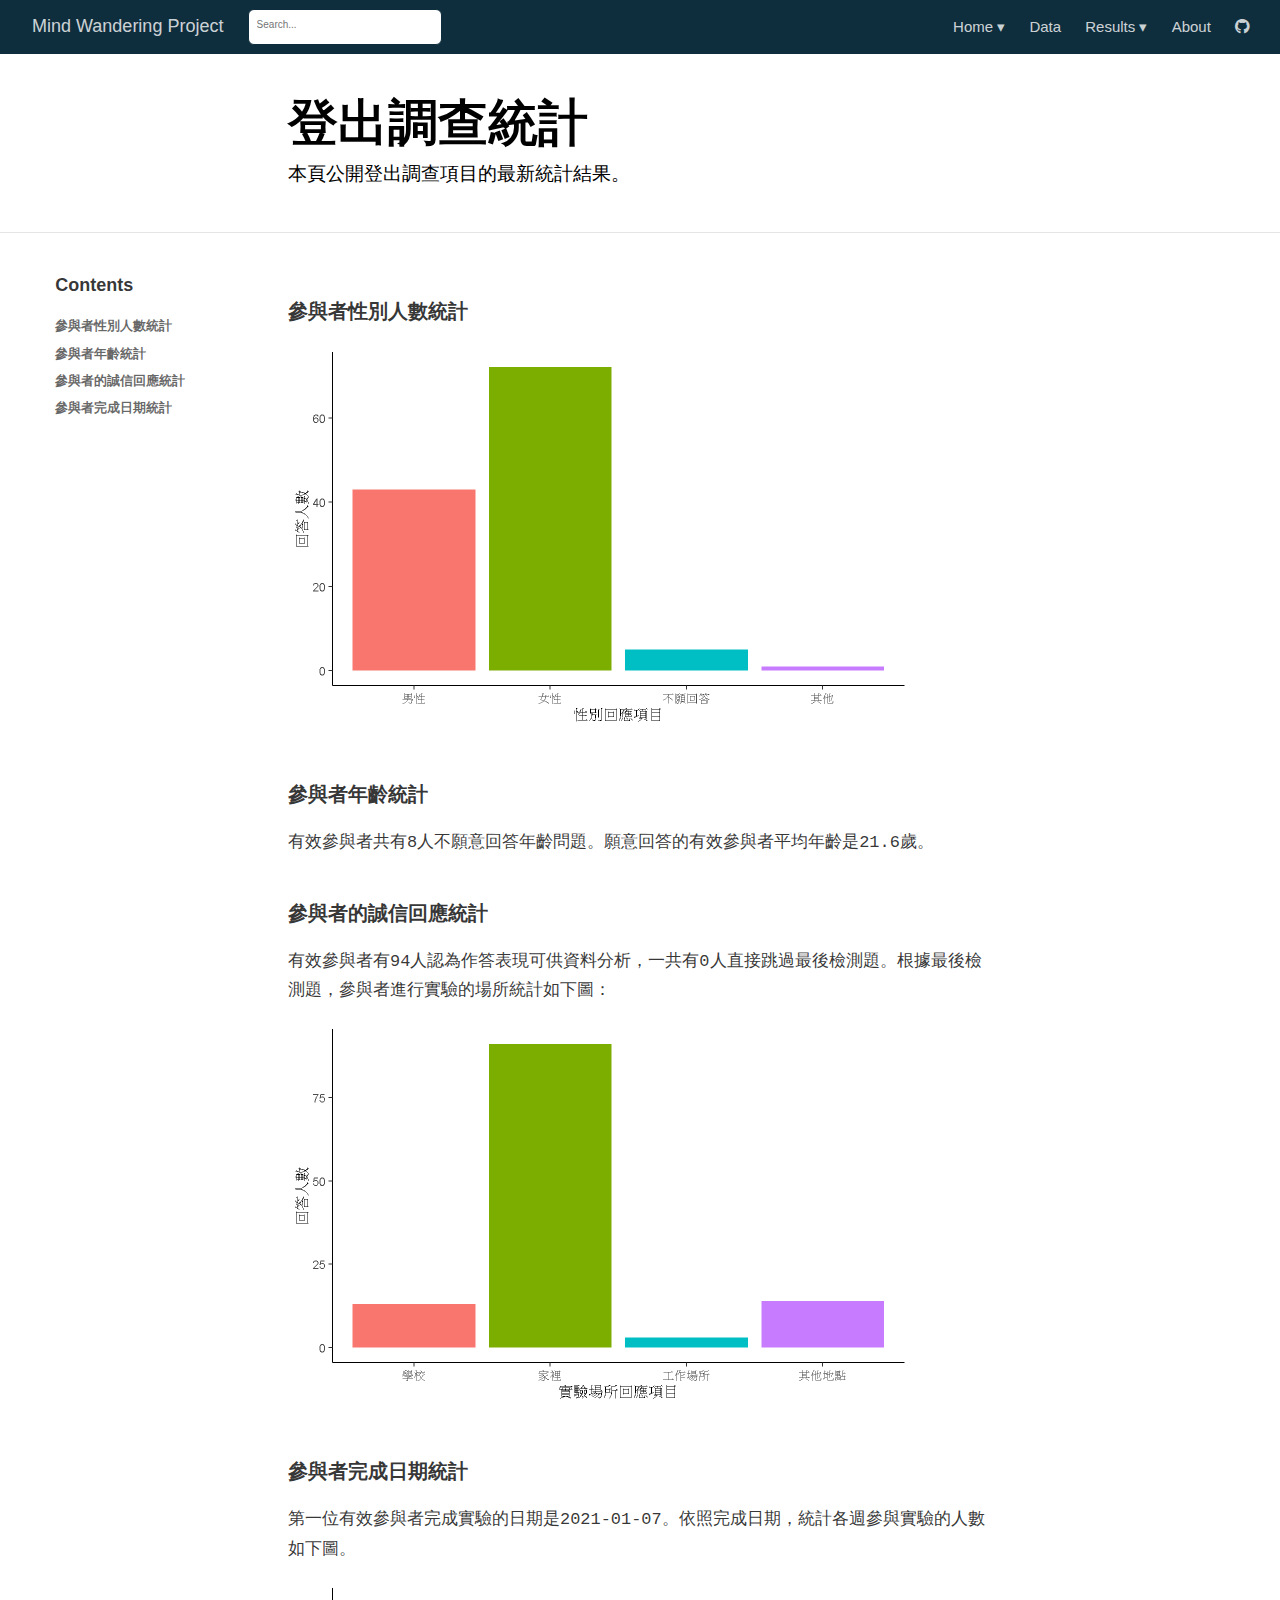
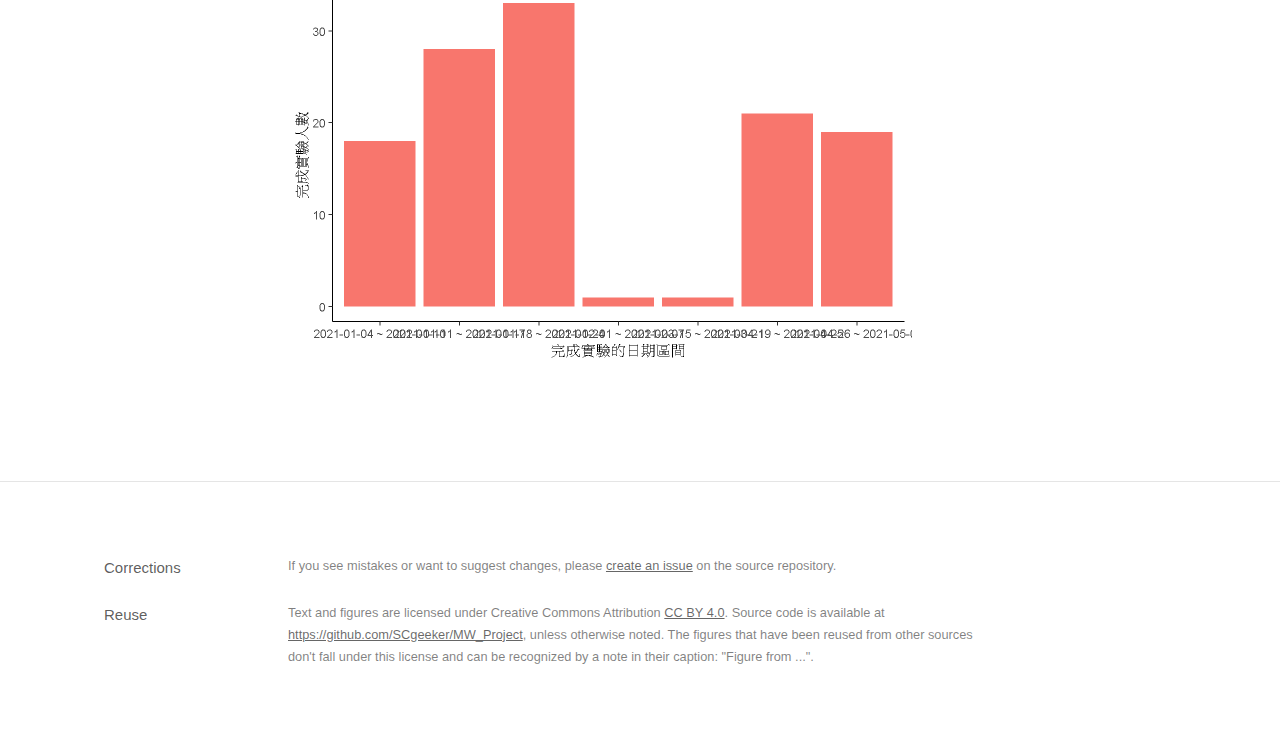
<file: exit.html>
<!DOCTYPE html>

<html xmlns="http://www.w3.org/1999/xhtml" lang="" xml:lang="">

<head>
  <meta charset="utf-8"/>
  <meta name="viewport" content="width=device-width, initial-scale=1"/>
  <meta http-equiv="X-UA-Compatible" content="IE=Edge,chrome=1"/>
  <meta name="generator" content="distill" />

  <style type="text/css">
  /* Hide doc at startup (prevent jankiness while JS renders/transforms) */
  body {
    visibility: hidden;
  }
  </style>

 <!--radix_placeholder_import_source-->
 <!--/radix_placeholder_import_source-->

<style type="text/css">code{white-space: pre;}</style>
<style type="text/css" data-origin="pandoc">
pre > code.sourceCode { white-space: pre; position: relative; }
pre > code.sourceCode > span { display: inline-block; line-height: 1.25; }
pre > code.sourceCode > span:empty { height: 1.2em; }
code.sourceCode > span { color: inherit; text-decoration: inherit; }
div.sourceCode { margin: 1em 0; }
pre.sourceCode { margin: 0; }
@media screen {
div.sourceCode { overflow: auto; }
}
@media print {
pre > code.sourceCode { white-space: pre-wrap; }
pre > code.sourceCode > span { text-indent: -5em; padding-left: 5em; }
}
pre.numberSource code
  { counter-reset: source-line 0; }
pre.numberSource code > span
  { position: relative; left: -4em; counter-increment: source-line; }
pre.numberSource code > span > a:first-child::before
  { content: counter(source-line);
    position: relative; left: -1em; text-align: right; vertical-align: baseline;
    border: none; display: inline-block;
    -webkit-touch-callout: none; -webkit-user-select: none;
    -khtml-user-select: none; -moz-user-select: none;
    -ms-user-select: none; user-select: none;
    padding: 0 4px; width: 4em;
    color: #aaaaaa;
  }
pre.numberSource { margin-left: 3em; border-left: 1px solid #aaaaaa;  padding-left: 4px; }
div.sourceCode
  {   }
@media screen {
pre > code.sourceCode > span > a:first-child::before { text-decoration: underline; }
}
code span.al { color: #ff0000; } /* Alert */
code span.an { color: #008000; } /* Annotation */
code span.at { } /* Attribute */
code span.bu { } /* BuiltIn */
code span.cf { color: #0000ff; } /* ControlFlow */
code span.ch { color: #008080; } /* Char */
code span.cn { color: #585cf6; } /* Constant */
code span.co { color: #4c886b; } /* Comment */
code span.cv { color: #008000; } /* CommentVar */
code span.do { color: #008000; } /* Documentation */
code span.dv { color: #0000cd; } /* DecVal */
code span.er { color: #ff0000; font-weight: bold; } /* Error */
code span.ex { } /* Extension */
code span.fl { color: #0000cd; } /* Float */
code span.im { } /* Import */
code span.in { color: #008000; } /* Information */
code span.kw { color: #0000ff; } /* Keyword */
code span.op { color: #687687; } /* Operator */
code span.ot { color: #ff4000; } /* Other */
code span.pp { color: #ff4000; } /* Preprocessor */
code span.sc { color: #008080; } /* SpecialChar */
code span.ss { color: #008080; } /* SpecialString */
code span.st { color: #036a07; } /* String */
code span.va { } /* Variable */
code span.vs { color: #008080; } /* VerbatimString */
code span.wa { color: #008000; font-weight: bold; } /* Warning */
</style>

  <!--radix_placeholder_meta_tags-->
  <title>Mind Wandering Project: 登出調查統計</title>

  <meta property="description" itemprop="description" content="本頁公開登出調查項目的最新統計結果。"/>

  <link rel="license" href="https://creativecommons.org/licenses/by/4.0/"/>
  <link rel="icon" type="image/png" href="images/tcpsr.png"/>


  <!--  https://developers.facebook.com/docs/sharing/webmasters#markup -->
  <meta property="og:title" content="Mind Wandering Project: 登出調查統計"/>
  <meta property="og:type" content="article"/>
  <meta property="og:description" content="本頁公開登出調查項目的最新統計結果。"/>
  <meta property="og:locale" content="en_US"/>
  <meta property="og:site_name" content="Mind Wandering Project"/>

  <!--  https://dev.twitter.com/cards/types/summary -->
  <meta property="twitter:card" content="summary"/>
  <meta property="twitter:title" content="Mind Wandering Project: 登出調查統計"/>
  <meta property="twitter:description" content="本頁公開登出調查項目的最新統計結果。"/>

  <!--/radix_placeholder_meta_tags-->
  <!--radix_placeholder_rmarkdown_metadata-->

  <script type="text/json" id="radix-rmarkdown-metadata">
  {"type":"list","attributes":{"names":{"type":"character","attributes":{},"value":["title","description"]}},"value":[{"type":"character","attributes":{},"value":["登出調查統計"]},{"type":"character","attributes":{},"value":["本頁公開登出調查項目的最新統計結果。"]}]}
  </script>
  <!--/radix_placeholder_rmarkdown_metadata-->
  <!--radix_placeholder_navigation_in_header-->
  <meta name="distill:offset" content=""/>

  <script type="application/javascript">

    window.headroom_prevent_pin = false;

    window.document.addEventListener("DOMContentLoaded", function (event) {

      // initialize headroom for banner
      var header = $('header').get(0);
      var headerHeight = header.offsetHeight;
      var headroom = new Headroom(header, {
        tolerance: 5,
        onPin : function() {
          if (window.headroom_prevent_pin) {
            window.headroom_prevent_pin = false;
            headroom.unpin();
          }
        }
      });
      headroom.init();
      if(window.location.hash)
        headroom.unpin();
      $(header).addClass('headroom--transition');

      // offset scroll location for banner on hash change
      // (see: https://github.com/WickyNilliams/headroom.js/issues/38)
      window.addEventListener("hashchange", function(event) {
        window.scrollTo(0, window.pageYOffset - (headerHeight + 25));
      });

      // responsive menu
      $('.distill-site-header').each(function(i, val) {
        var topnav = $(this);
        var toggle = topnav.find('.nav-toggle');
        toggle.on('click', function() {
          topnav.toggleClass('responsive');
        });
      });

      // nav dropdowns
      $('.nav-dropbtn').click(function(e) {
        $(this).next('.nav-dropdown-content').toggleClass('nav-dropdown-active');
        $(this).parent().siblings('.nav-dropdown')
           .children('.nav-dropdown-content').removeClass('nav-dropdown-active');
      });
      $("body").click(function(e){
        $('.nav-dropdown-content').removeClass('nav-dropdown-active');
      });
      $(".nav-dropdown").click(function(e){
        e.stopPropagation();
      });
    });
  </script>

  <style type="text/css">

  /* Theme (user-documented overrideables for nav appearance) */

  .distill-site-nav {
    color: rgba(255, 255, 255, 0.8);
    background-color: #0F2E3D;
    font-size: 15px;
    font-weight: 300;
  }

  .distill-site-nav a {
    color: inherit;
    text-decoration: none;
  }

  .distill-site-nav a:hover {
    color: white;
  }

  @media print {
    .distill-site-nav {
      display: none;
    }
  }

  .distill-site-header {

  }

  .distill-site-footer {

  }


  /* Site Header */

  .distill-site-header {
    width: 100%;
    box-sizing: border-box;
    z-index: 3;
  }

  .distill-site-header .nav-left {
    display: inline-block;
    margin-left: 8px;
  }

  @media screen and (max-width: 768px) {
    .distill-site-header .nav-left {
      margin-left: 0;
    }
  }


  .distill-site-header .nav-right {
    float: right;
    margin-right: 8px;
  }

  .distill-site-header a,
  .distill-site-header .title {
    display: inline-block;
    text-align: center;
    padding: 14px 10px 14px 10px;
  }

  .distill-site-header .title {
    font-size: 18px;
    min-width: 150px;
  }

  .distill-site-header .logo {
    padding: 0;
  }

  .distill-site-header .logo img {
    display: none;
    max-height: 20px;
    width: auto;
    margin-bottom: -4px;
  }

  .distill-site-header .nav-image img {
    max-height: 18px;
    width: auto;
    display: inline-block;
    margin-bottom: -3px;
  }



  @media screen and (min-width: 1000px) {
    .distill-site-header .logo img {
      display: inline-block;
    }
    .distill-site-header .nav-left {
      margin-left: 20px;
    }
    .distill-site-header .nav-right {
      margin-right: 20px;
    }
    .distill-site-header .title {
      padding-left: 12px;
    }
  }


  .distill-site-header .nav-toggle {
    display: none;
  }

  .nav-dropdown {
    display: inline-block;
    position: relative;
  }

  .nav-dropdown .nav-dropbtn {
    border: none;
    outline: none;
    color: rgba(255, 255, 255, 0.8);
    padding: 16px 10px;
    background-color: transparent;
    font-family: inherit;
    font-size: inherit;
    font-weight: inherit;
    margin: 0;
    margin-top: 1px;
    z-index: 2;
  }

  .nav-dropdown-content {
    display: none;
    position: absolute;
    background-color: white;
    min-width: 200px;
    border: 1px solid rgba(0,0,0,0.15);
    border-radius: 4px;
    box-shadow: 0px 8px 16px 0px rgba(0,0,0,0.1);
    z-index: 1;
    margin-top: 2px;
    white-space: nowrap;
    padding-top: 4px;
    padding-bottom: 4px;
  }

  .nav-dropdown-content hr {
    margin-top: 4px;
    margin-bottom: 4px;
    border: none;
    border-bottom: 1px solid rgba(0, 0, 0, 0.1);
  }

  .nav-dropdown-active {
    display: block;
  }

  .nav-dropdown-content a, .nav-dropdown-content .nav-dropdown-header {
    color: black;
    padding: 6px 24px;
    text-decoration: none;
    display: block;
    text-align: left;
  }

  .nav-dropdown-content .nav-dropdown-header {
    display: block;
    padding: 5px 24px;
    padding-bottom: 0;
    text-transform: uppercase;
    font-size: 14px;
    color: #999999;
    white-space: nowrap;
  }

  .nav-dropdown:hover .nav-dropbtn {
    color: white;
  }

  .nav-dropdown-content a:hover {
    background-color: #ddd;
    color: black;
  }

  .nav-right .nav-dropdown-content {
    margin-left: -45%;
    right: 0;
  }

  @media screen and (max-width: 768px) {
    .distill-site-header a, .distill-site-header .nav-dropdown  {display: none;}
    .distill-site-header a.nav-toggle {
      float: right;
      display: block;
    }
    .distill-site-header .title {
      margin-left: 0;
    }
    .distill-site-header .nav-right {
      margin-right: 0;
    }
    .distill-site-header {
      overflow: hidden;
    }
    .nav-right .nav-dropdown-content {
      margin-left: 0;
    }
  }


  @media screen and (max-width: 768px) {
    .distill-site-header.responsive {position: relative; min-height: 500px; }
    .distill-site-header.responsive a.nav-toggle {
      position: absolute;
      right: 0;
      top: 0;
    }
    .distill-site-header.responsive a,
    .distill-site-header.responsive .nav-dropdown {
      display: block;
      text-align: left;
    }
    .distill-site-header.responsive .nav-left,
    .distill-site-header.responsive .nav-right {
      width: 100%;
    }
    .distill-site-header.responsive .nav-dropdown {float: none;}
    .distill-site-header.responsive .nav-dropdown-content {position: relative;}
    .distill-site-header.responsive .nav-dropdown .nav-dropbtn {
      display: block;
      width: 100%;
      text-align: left;
    }
  }

  /* Site Footer */

  .distill-site-footer {
    width: 100%;
    overflow: hidden;
    box-sizing: border-box;
    z-index: 3;
    margin-top: 30px;
    padding-top: 30px;
    padding-bottom: 30px;
    text-align: center;
  }

  /* Headroom */

  d-title {
    padding-top: 6rem;
  }

  @media print {
    d-title {
      padding-top: 4rem;
    }
  }

  .headroom {
    z-index: 1000;
    position: fixed;
    top: 0;
    left: 0;
    right: 0;
  }

  .headroom--transition {
    transition: all .4s ease-in-out;
  }

  .headroom--unpinned {
    top: -100px;
  }

  .headroom--pinned {
    top: 0;
  }

  /* adjust viewport for navbar height */
  /* helps vertically center bootstrap (non-distill) content */
  .min-vh-100 {
    min-height: calc(100vh - 100px) !important;
  }

  </style>

  <script src="site_libs/jquery-1.11.3/jquery.min.js"></script>
  <link href="site_libs/font-awesome-5.1.0/css/all.css" rel="stylesheet"/>
  <link href="site_libs/font-awesome-5.1.0/css/v4-shims.css" rel="stylesheet"/>
  <script src="site_libs/headroom-0.9.4/headroom.min.js"></script>
  <script src="site_libs/autocomplete-0.37.1/autocomplete.min.js"></script>
  <script src="site_libs/fuse-6.4.1/fuse.min.js"></script>

  <script type="application/javascript">

  function getMeta(metaName) {
    var metas = document.getElementsByTagName('meta');
    for (let i = 0; i < metas.length; i++) {
      if (metas[i].getAttribute('name') === metaName) {
        return metas[i].getAttribute('content');
      }
    }
    return '';
  }

  function offsetURL(url) {
    var offset = getMeta('distill:offset');
    return offset ? offset + '/' + url : url;
  }

  function createFuseIndex() {

    // create fuse index
    var options = {
      keys: [
        { name: 'title', weight: 20 },
        { name: 'categories', weight: 15 },
        { name: 'description', weight: 10 },
        { name: 'contents', weight: 5 },
      ],
      ignoreLocation: true,
      threshold: 0
    };
    var fuse = new window.Fuse([], options);

    // fetch the main search.json
    return fetch(offsetURL('search.json'))
      .then(function(response) {
        if (response.status == 200) {
          return response.json().then(function(json) {
            // index main articles
            json.articles.forEach(function(article) {
              fuse.add(article);
            });
            // download collections and index their articles
            return Promise.all(json.collections.map(function(collection) {
              return fetch(offsetURL(collection)).then(function(response) {
                if (response.status === 200) {
                  return response.json().then(function(articles) {
                    articles.forEach(function(article) {
                      fuse.add(article);
                    });
                  })
                } else {
                  return Promise.reject(
                    new Error('Unexpected status from search index request: ' +
                              response.status)
                  );
                }
              });
            })).then(function() {
              return fuse;
            });
          });

        } else {
          return Promise.reject(
            new Error('Unexpected status from search index request: ' +
                        response.status)
          );
        }
      });
  }

  window.document.addEventListener("DOMContentLoaded", function (event) {

    // get search element (bail if we don't have one)
    var searchEl = window.document.getElementById('distill-search');
    if (!searchEl)
      return;

    createFuseIndex()
      .then(function(fuse) {

        // make search box visible
        searchEl.classList.remove('hidden');

        // initialize autocomplete
        var options = {
          autoselect: true,
          hint: false,
          minLength: 2,
        };
        window.autocomplete(searchEl, options, [{
          source: function(query, callback) {
            const searchOptions = {
              isCaseSensitive: false,
              shouldSort: true,
              minMatchCharLength: 2,
              limit: 10,
            };
            var results = fuse.search(query, searchOptions);
            callback(results
              .map(function(result) { return result.item; })
            );
          },
          templates: {
            suggestion: function(suggestion) {
              var img = suggestion.preview && Object.keys(suggestion.preview).length > 0
                ? `<img src="${offsetURL(suggestion.preview)}"</img>`
                : '';
              var html = `
                <div class="search-item">
                  <h3>${suggestion.title}</h3>
                  <div class="search-item-description">
                    ${suggestion.description || ''}
                  </div>
                  <div class="search-item-preview">
                    ${img}
                  </div>
                </div>
              `;
              return html;
            }
          }
        }]).on('autocomplete:selected', function(event, suggestion) {
          window.location.href = offsetURL(suggestion.path);
        });
        // remove inline display style on autocompleter (we want to
        // manage responsive display via css)
        $('.algolia-autocomplete').css("display", "");
      })
      .catch(function(error) {
        console.log(error);
      });

  });

  </script>

  <style type="text/css">

  .nav-search {
    font-size: x-small;
  }

  /* Algolioa Autocomplete */

  .algolia-autocomplete {
    display: inline-block;
    margin-left: 10px;
    vertical-align: sub;
    background-color: white;
    color: black;
    padding: 6px;
    padding-top: 8px;
    padding-bottom: 0;
    border-radius: 6px;
    border: 1px #0F2E3D solid;
    width: 180px;
  }


  @media screen and (max-width: 768px) {
    .distill-site-nav .algolia-autocomplete {
      display: none;
      visibility: hidden;
    }
    .distill-site-nav.responsive .algolia-autocomplete {
      display: inline-block;
      visibility: visible;
    }
    .distill-site-nav.responsive .algolia-autocomplete .aa-dropdown-menu {
      margin-left: 0;
      width: 400px;
      max-height: 400px;
    }
  }

  .algolia-autocomplete .aa-input, .algolia-autocomplete .aa-hint {
    width: 90%;
    outline: none;
    border: none;
  }

  .algolia-autocomplete .aa-hint {
    color: #999;
  }
  .algolia-autocomplete .aa-dropdown-menu {
    width: 550px;
    max-height: 70vh;
    overflow-x: visible;
    overflow-y: scroll;
    padding: 5px;
    margin-top: 3px;
    margin-left: -150px;
    background-color: #fff;
    border-radius: 5px;
    border: 1px solid #999;
    border-top: none;
  }

  .algolia-autocomplete .aa-dropdown-menu .aa-suggestion {
    cursor: pointer;
    padding: 5px 4px;
    border-bottom: 1px solid #eee;
  }

  .algolia-autocomplete .aa-dropdown-menu .aa-suggestion:last-of-type {
    border-bottom: none;
    margin-bottom: 2px;
  }

  .algolia-autocomplete .aa-dropdown-menu .aa-suggestion .search-item {
    overflow: hidden;
    font-size: 0.8em;
    line-height: 1.4em;
  }

  .algolia-autocomplete .aa-dropdown-menu .aa-suggestion .search-item h3 {
    font-size: 1rem;
    margin-block-start: 0;
    margin-block-end: 5px;
  }

  .algolia-autocomplete .aa-dropdown-menu .aa-suggestion .search-item-description {
    display: inline-block;
    overflow: hidden;
    height: 2.8em;
    width: 80%;
    margin-right: 4%;
  }

  .algolia-autocomplete .aa-dropdown-menu .aa-suggestion .search-item-preview {
    display: inline-block;
    width: 15%;
  }

  .algolia-autocomplete .aa-dropdown-menu .aa-suggestion .search-item-preview img {
    height: 3em;
    width: auto;
    display: none;
  }

  .algolia-autocomplete .aa-dropdown-menu .aa-suggestion .search-item-preview img[src] {
    display: initial;
  }

  .algolia-autocomplete .aa-dropdown-menu .aa-suggestion.aa-cursor {
    background-color: #eee;
  }
  .algolia-autocomplete .aa-dropdown-menu .aa-suggestion em {
    font-weight: bold;
    font-style: normal;
  }

  </style>


  <!--/radix_placeholder_navigation_in_header-->
  <!--radix_placeholder_distill-->

  <style type="text/css">

  body {
    background-color: white;
  }

  .pandoc-table {
    width: 100%;
  }

  .pandoc-table>caption {
    margin-bottom: 10px;
  }

  .pandoc-table th:not([align]) {
    text-align: left;
  }

  .pagedtable-footer {
    font-size: 15px;
  }

  d-byline .byline {
    grid-template-columns: 2fr 2fr;
  }

  d-byline .byline h3 {
    margin-block-start: 1.5em;
  }

  d-byline .byline .authors-affiliations h3 {
    margin-block-start: 0.5em;
  }

  .authors-affiliations .orcid-id {
    width: 16px;
    height:16px;
    margin-left: 4px;
    margin-right: 4px;
    vertical-align: middle;
    padding-bottom: 2px;
  }

  d-title .dt-tags {
    margin-top: 1em;
    grid-column: text;
  }

  .dt-tags .dt-tag {
    text-decoration: none;
    display: inline-block;
    color: rgba(0,0,0,0.6);
    padding: 0em 0.4em;
    margin-right: 0.5em;
    margin-bottom: 0.4em;
    font-size: 70%;
    border: 1px solid rgba(0,0,0,0.2);
    border-radius: 3px;
    text-transform: uppercase;
    font-weight: 500;
  }

  d-article table.gt_table td,
  d-article table.gt_table th {
    border-bottom: none;
  }

  .html-widget {
    margin-bottom: 2.0em;
  }

  .l-screen-inset {
    padding-right: 16px;
  }

  .l-screen .caption {
    margin-left: 10px;
  }

  .shaded {
    background: rgb(247, 247, 247);
    padding-top: 20px;
    padding-bottom: 20px;
    border-top: 1px solid rgba(0, 0, 0, 0.1);
    border-bottom: 1px solid rgba(0, 0, 0, 0.1);
  }

  .shaded .html-widget {
    margin-bottom: 0;
    border: 1px solid rgba(0, 0, 0, 0.1);
  }

  .shaded .shaded-content {
    background: white;
  }

  .text-output {
    margin-top: 0;
    line-height: 1.5em;
  }

  .hidden {
    display: none !important;
  }

  d-article {
    padding-top: 2.5rem;
    padding-bottom: 30px;
  }

  d-appendix {
    padding-top: 30px;
  }

  d-article>p>img {
    width: 100%;
  }

  d-article h2 {
    margin: 1rem 0 1.5rem 0;
  }

  d-article h3 {
    margin-top: 1.5rem;
  }

  d-article iframe {
    border: 1px solid rgba(0, 0, 0, 0.1);
    margin-bottom: 2.0em;
    width: 100%;
  }

  /* Tweak code blocks */

  d-article div.sourceCode code,
  d-article pre code {
    font-family: Consolas, Monaco, 'Andale Mono', 'Ubuntu Mono', monospace;
  }

  d-article pre,
  d-article div.sourceCode,
  d-article div.sourceCode pre {
    overflow: auto;
  }

  d-article div.sourceCode {
    background-color: white;
  }

  d-article div.sourceCode pre {
    padding-left: 10px;
    font-size: 12px;
    border-left: 2px solid rgba(0,0,0,0.1);
  }

  d-article pre {
    font-size: 12px;
    color: black;
    background: none;
    margin-top: 0;
    text-align: left;
    white-space: pre;
    word-spacing: normal;
    word-break: normal;
    word-wrap: normal;
    line-height: 1.5;

    -moz-tab-size: 4;
    -o-tab-size: 4;
    tab-size: 4;

    -webkit-hyphens: none;
    -moz-hyphens: none;
    -ms-hyphens: none;
    hyphens: none;
  }

  d-article pre a {
    border-bottom: none;
  }

  d-article pre a:hover {
    border-bottom: none;
    text-decoration: underline;
  }

  d-article details {
    grid-column: text;
    margin-bottom: 0.8em;
  }

  @media(min-width: 768px) {

  d-article pre,
  d-article div.sourceCode,
  d-article div.sourceCode pre {
    overflow: visible !important;
  }

  d-article div.sourceCode pre {
    padding-left: 18px;
    font-size: 14px;
  }

  d-article pre {
    font-size: 14px;
  }

  }

  figure img.external {
    background: white;
    border: 1px solid rgba(0, 0, 0, 0.1);
    box-shadow: 0 1px 8px rgba(0, 0, 0, 0.1);
    padding: 18px;
    box-sizing: border-box;
  }

  /* CSS for d-contents */

  .d-contents {
    grid-column: text;
    color: rgba(0,0,0,0.8);
    font-size: 0.9em;
    padding-bottom: 1em;
    margin-bottom: 1em;
    padding-bottom: 0.5em;
    margin-bottom: 1em;
    padding-left: 0.25em;
    justify-self: start;
  }

  @media(min-width: 1000px) {
    .d-contents.d-contents-float {
      height: 0;
      grid-column-start: 1;
      grid-column-end: 4;
      justify-self: center;
      padding-right: 3em;
      padding-left: 2em;
    }
  }

  .d-contents nav h3 {
    font-size: 18px;
    margin-top: 0;
    margin-bottom: 1em;
  }

  .d-contents li {
    list-style-type: none
  }

  .d-contents nav > ul {
    padding-left: 0;
  }

  .d-contents ul {
    padding-left: 1em
  }

  .d-contents nav ul li {
    margin-top: 0.6em;
    margin-bottom: 0.2em;
  }

  .d-contents nav a {
    font-size: 13px;
    border-bottom: none;
    text-decoration: none
    color: rgba(0, 0, 0, 0.8);
  }

  .d-contents nav a:hover {
    text-decoration: underline solid rgba(0, 0, 0, 0.6)
  }

  .d-contents nav > ul > li > a {
    font-weight: 600;
  }

  .d-contents nav > ul > li > ul {
    font-weight: inherit;
  }

  .d-contents nav > ul > li > ul > li {
    margin-top: 0.2em;
  }


  .d-contents nav ul {
    margin-top: 0;
    margin-bottom: 0.25em;
  }

  .d-article-with-toc h2:nth-child(2) {
    margin-top: 0;
  }


  /* Figure */

  .figure {
    position: relative;
    margin-bottom: 2.5em;
    margin-top: 1.5em;
  }

  .figure img {
    width: 100%;
  }

  .figure .caption {
    color: rgba(0, 0, 0, 0.6);
    font-size: 12px;
    line-height: 1.5em;
  }

  .figure img.external {
    background: white;
    border: 1px solid rgba(0, 0, 0, 0.1);
    box-shadow: 0 1px 8px rgba(0, 0, 0, 0.1);
    padding: 18px;
    box-sizing: border-box;
  }

  .figure .caption a {
    color: rgba(0, 0, 0, 0.6);
  }

  .figure .caption b,
  .figure .caption strong, {
    font-weight: 600;
    color: rgba(0, 0, 0, 1.0);
  }

  /* Citations */

  d-article .citation {
    color: inherit;
    cursor: inherit;
  }

  div.hanging-indent{
    margin-left: 1em; text-indent: -1em;
  }

  /* Citation hover box */

  .tippy-box[data-theme~=light-border] {
    background-color: rgba(250, 250, 250, 0.95);
  }

  .tippy-content > p {
    margin-bottom: 0;
    padding: 2px;
  }


  /* Tweak 1000px media break to show more text */

  @media(min-width: 1000px) {
    .base-grid,
    distill-header,
    d-title,
    d-abstract,
    d-article,
    d-appendix,
    distill-appendix,
    d-byline,
    d-footnote-list,
    d-citation-list,
    distill-footer {
      grid-template-columns: [screen-start] 1fr [page-start kicker-start] 80px [middle-start] 50px [text-start kicker-end] 65px 65px 65px 65px 65px 65px 65px 65px [text-end gutter-start] 65px [middle-end] 65px [page-end gutter-end] 1fr [screen-end];
      grid-column-gap: 16px;
    }

    .grid {
      grid-column-gap: 16px;
    }

    d-article {
      font-size: 1.06rem;
      line-height: 1.7em;
    }
    figure .caption, .figure .caption, figure figcaption {
      font-size: 13px;
    }
  }

  @media(min-width: 1180px) {
    .base-grid,
    distill-header,
    d-title,
    d-abstract,
    d-article,
    d-appendix,
    distill-appendix,
    d-byline,
    d-footnote-list,
    d-citation-list,
    distill-footer {
      grid-template-columns: [screen-start] 1fr [page-start kicker-start] 60px [middle-start] 60px [text-start kicker-end] 60px 60px 60px 60px 60px 60px 60px 60px [text-end gutter-start] 60px [middle-end] 60px [page-end gutter-end] 1fr [screen-end];
      grid-column-gap: 32px;
    }

    .grid {
      grid-column-gap: 32px;
    }
  }


  /* Get the citation styles for the appendix (not auto-injected on render since
     we do our own rendering of the citation appendix) */

  d-appendix .citation-appendix,
  .d-appendix .citation-appendix {
    font-size: 11px;
    line-height: 15px;
    border-left: 1px solid rgba(0, 0, 0, 0.1);
    padding-left: 18px;
    border: 1px solid rgba(0,0,0,0.1);
    background: rgba(0, 0, 0, 0.02);
    padding: 10px 18px;
    border-radius: 3px;
    color: rgba(150, 150, 150, 1);
    overflow: hidden;
    margin-top: -12px;
    white-space: pre-wrap;
    word-wrap: break-word;
  }

  /* Include appendix styles here so they can be overridden */

  d-appendix {
    contain: layout style;
    font-size: 0.8em;
    line-height: 1.7em;
    margin-top: 60px;
    margin-bottom: 0;
    border-top: 1px solid rgba(0, 0, 0, 0.1);
    color: rgba(0,0,0,0.5);
    padding-top: 60px;
    padding-bottom: 48px;
  }

  d-appendix h3 {
    grid-column: page-start / text-start;
    font-size: 15px;
    font-weight: 500;
    margin-top: 1em;
    margin-bottom: 0;
    color: rgba(0,0,0,0.65);
  }

  d-appendix h3 + * {
    margin-top: 1em;
  }

  d-appendix ol {
    padding: 0 0 0 15px;
  }

  @media (min-width: 768px) {
    d-appendix ol {
      padding: 0 0 0 30px;
      margin-left: -30px;
    }
  }

  d-appendix li {
    margin-bottom: 1em;
  }

  d-appendix a {
    color: rgba(0, 0, 0, 0.6);
  }

  d-appendix > * {
    grid-column: text;
  }

  d-appendix > d-footnote-list,
  d-appendix > d-citation-list,
  d-appendix > distill-appendix {
    grid-column: screen;
  }

  /* Include footnote styles here so they can be overridden */

  d-footnote-list {
    contain: layout style;
  }

  d-footnote-list > * {
    grid-column: text;
  }

  d-footnote-list a.footnote-backlink {
    color: rgba(0,0,0,0.3);
    padding-left: 0.5em;
  }



  /* Anchor.js */

  .anchorjs-link {
    /*transition: all .25s linear; */
    text-decoration: none;
    border-bottom: none;
  }
  *:hover > .anchorjs-link {
    margin-left: -1.125em !important;
    text-decoration: none;
    border-bottom: none;
  }

  /* Social footer */

  .social_footer {
    margin-top: 30px;
    margin-bottom: 0;
    color: rgba(0,0,0,0.67);
  }

  .disqus-comments {
    margin-right: 30px;
  }

  .disqus-comment-count {
    border-bottom: 1px solid rgba(0, 0, 0, 0.4);
    cursor: pointer;
  }

  #disqus_thread {
    margin-top: 30px;
  }

  .article-sharing a {
    border-bottom: none;
    margin-right: 8px;
  }

  .article-sharing a:hover {
    border-bottom: none;
  }

  .sidebar-section.subscribe {
    font-size: 12px;
    line-height: 1.6em;
  }

  .subscribe p {
    margin-bottom: 0.5em;
  }


  .article-footer .subscribe {
    font-size: 15px;
    margin-top: 45px;
  }


  .sidebar-section.custom {
    font-size: 12px;
    line-height: 1.6em;
  }

  .custom p {
    margin-bottom: 0.5em;
  }

  /* Styles for listing layout (hide title) */
  .layout-listing d-title, .layout-listing .d-title {
    display: none;
  }

  /* Styles for posts lists (not auto-injected) */


  .posts-with-sidebar {
    padding-left: 45px;
    padding-right: 45px;
  }

  .posts-list .description h2,
  .posts-list .description p {
    font-family: -apple-system, BlinkMacSystemFont, "Segoe UI", Roboto, Oxygen, Ubuntu, Cantarell, "Fira Sans", "Droid Sans", "Helvetica Neue", Arial, sans-serif;
  }

  .posts-list .description h2 {
    font-weight: 700;
    border-bottom: none;
    padding-bottom: 0;
  }

  .posts-list h2.post-tag {
    border-bottom: 1px solid rgba(0, 0, 0, 0.2);
    padding-bottom: 12px;
  }
  .posts-list {
    margin-top: 60px;
    margin-bottom: 24px;
  }

  .posts-list .post-preview {
    text-decoration: none;
    overflow: hidden;
    display: block;
    border-bottom: 1px solid rgba(0, 0, 0, 0.1);
    padding: 24px 0;
  }

  .post-preview-last {
    border-bottom: none !important;
  }

  .posts-list .posts-list-caption {
    grid-column: screen;
    font-weight: 400;
  }

  .posts-list .post-preview h2 {
    margin: 0 0 6px 0;
    line-height: 1.2em;
    font-style: normal;
    font-size: 24px;
  }

  .posts-list .post-preview p {
    margin: 0 0 12px 0;
    line-height: 1.4em;
    font-size: 16px;
  }

  .posts-list .post-preview .thumbnail {
    box-sizing: border-box;
    margin-bottom: 24px;
    position: relative;
    max-width: 500px;
  }
  .posts-list .post-preview img {
    width: 100%;
    display: block;
  }

  .posts-list .metadata {
    font-size: 12px;
    line-height: 1.4em;
    margin-bottom: 18px;
  }

  .posts-list .metadata > * {
    display: inline-block;
  }

  .posts-list .metadata .publishedDate {
    margin-right: 2em;
  }

  .posts-list .metadata .dt-authors {
    display: block;
    margin-top: 0.3em;
    margin-right: 2em;
  }

  .posts-list .dt-tags {
    display: block;
    line-height: 1em;
  }

  .posts-list .dt-tags .dt-tag {
    display: inline-block;
    color: rgba(0,0,0,0.6);
    padding: 0.3em 0.4em;
    margin-right: 0.2em;
    margin-bottom: 0.4em;
    font-size: 60%;
    border: 1px solid rgba(0,0,0,0.2);
    border-radius: 3px;
    text-transform: uppercase;
    font-weight: 500;
  }

  .posts-list img {
    opacity: 1;
  }

  .posts-list img[data-src] {
    opacity: 0;
  }

  .posts-more {
    clear: both;
  }


  .posts-sidebar {
    font-size: 16px;
  }

  .posts-sidebar h3 {
    font-size: 16px;
    margin-top: 0;
    margin-bottom: 0.5em;
    font-weight: 400;
    text-transform: uppercase;
  }

  .sidebar-section {
    margin-bottom: 30px;
  }

  .categories ul {
    list-style-type: none;
    margin: 0;
    padding: 0;
  }

  .categories li {
    color: rgba(0, 0, 0, 0.8);
    margin-bottom: 0;
  }

  .categories li>a {
    border-bottom: none;
  }

  .categories li>a:hover {
    border-bottom: 1px solid rgba(0, 0, 0, 0.4);
  }

  .categories .active {
    font-weight: 600;
  }

  .categories .category-count {
    color: rgba(0, 0, 0, 0.4);
  }


  @media(min-width: 768px) {
    .posts-list .post-preview h2 {
      font-size: 26px;
    }
    .posts-list .post-preview .thumbnail {
      float: right;
      width: 30%;
      margin-bottom: 0;
    }
    .posts-list .post-preview .description {
      float: left;
      width: 45%;
    }
    .posts-list .post-preview .metadata {
      float: left;
      width: 20%;
      margin-top: 8px;
    }
    .posts-list .post-preview p {
      margin: 0 0 12px 0;
      line-height: 1.5em;
      font-size: 16px;
    }
    .posts-with-sidebar .posts-list {
      float: left;
      width: 75%;
    }
    .posts-with-sidebar .posts-sidebar {
      float: right;
      width: 20%;
      margin-top: 60px;
      padding-top: 24px;
      padding-bottom: 24px;
    }
  }


  /* Improve display for browsers without grid (IE/Edge <= 15) */

  .downlevel {
    line-height: 1.6em;
    font-family: -apple-system, BlinkMacSystemFont, "Segoe UI", Roboto, Oxygen, Ubuntu, Cantarell, "Fira Sans", "Droid Sans", "Helvetica Neue", Arial, sans-serif;
    margin: 0;
  }

  .downlevel .d-title {
    padding-top: 6rem;
    padding-bottom: 1.5rem;
  }

  .downlevel .d-title h1 {
    font-size: 50px;
    font-weight: 700;
    line-height: 1.1em;
    margin: 0 0 0.5rem;
  }

  .downlevel .d-title p {
    font-weight: 300;
    font-size: 1.2rem;
    line-height: 1.55em;
    margin-top: 0;
  }

  .downlevel .d-byline {
    padding-top: 0.8em;
    padding-bottom: 0.8em;
    font-size: 0.8rem;
    line-height: 1.8em;
  }

  .downlevel .section-separator {
    border: none;
    border-top: 1px solid rgba(0, 0, 0, 0.1);
  }

  .downlevel .d-article {
    font-size: 1.06rem;
    line-height: 1.7em;
    padding-top: 1rem;
    padding-bottom: 2rem;
  }


  .downlevel .d-appendix {
    padding-left: 0;
    padding-right: 0;
    max-width: none;
    font-size: 0.8em;
    line-height: 1.7em;
    margin-bottom: 0;
    color: rgba(0,0,0,0.5);
    padding-top: 40px;
    padding-bottom: 48px;
  }

  .downlevel .footnotes ol {
    padding-left: 13px;
  }

  .downlevel .base-grid,
  .downlevel .distill-header,
  .downlevel .d-title,
  .downlevel .d-abstract,
  .downlevel .d-article,
  .downlevel .d-appendix,
  .downlevel .distill-appendix,
  .downlevel .d-byline,
  .downlevel .d-footnote-list,
  .downlevel .d-citation-list,
  .downlevel .distill-footer,
  .downlevel .appendix-bottom,
  .downlevel .posts-container {
    padding-left: 40px;
    padding-right: 40px;
  }

  @media(min-width: 768px) {
    .downlevel .base-grid,
    .downlevel .distill-header,
    .downlevel .d-title,
    .downlevel .d-abstract,
    .downlevel .d-article,
    .downlevel .d-appendix,
    .downlevel .distill-appendix,
    .downlevel .d-byline,
    .downlevel .d-footnote-list,
    .downlevel .d-citation-list,
    .downlevel .distill-footer,
    .downlevel .appendix-bottom,
    .downlevel .posts-container {
    padding-left: 150px;
    padding-right: 150px;
    max-width: 900px;
  }
  }

  .downlevel pre code {
    display: block;
    border-left: 2px solid rgba(0, 0, 0, .1);
    padding: 0 0 0 20px;
    font-size: 14px;
  }

  .downlevel code, .downlevel pre {
    color: black;
    background: none;
    font-family: Consolas, Monaco, 'Andale Mono', 'Ubuntu Mono', monospace;
    text-align: left;
    white-space: pre;
    word-spacing: normal;
    word-break: normal;
    word-wrap: normal;
    line-height: 1.5;

    -moz-tab-size: 4;
    -o-tab-size: 4;
    tab-size: 4;

    -webkit-hyphens: none;
    -moz-hyphens: none;
    -ms-hyphens: none;
    hyphens: none;
  }

  .downlevel .posts-list .post-preview {
    color: inherit;
  }



  </style>

  <script type="application/javascript">

  function is_downlevel_browser() {
    if (bowser.isUnsupportedBrowser({ msie: "12", msedge: "16"},
                                   window.navigator.userAgent)) {
      return true;
    } else {
      return window.load_distill_framework === undefined;
    }
  }

  // show body when load is complete
  function on_load_complete() {

    // add anchors
    if (window.anchors) {
      window.anchors.options.placement = 'left';
      window.anchors.add('d-article > h2, d-article > h3, d-article > h4, d-article > h5');
    }


    // set body to visible
    document.body.style.visibility = 'visible';

    // force redraw for leaflet widgets
    if (window.HTMLWidgets) {
      var maps = window.HTMLWidgets.findAll(".leaflet");
      $.each(maps, function(i, el) {
        var map = this.getMap();
        map.invalidateSize();
        map.eachLayer(function(layer) {
          if (layer instanceof L.TileLayer)
            layer.redraw();
        });
      });
    }

    // trigger 'shown' so htmlwidgets resize
    $('d-article').trigger('shown');
  }

  function init_distill() {

    init_common();

    // create front matter
    var front_matter = $('<d-front-matter></d-front-matter>');
    $('#distill-front-matter').wrap(front_matter);

    // create d-title
    $('.d-title').changeElementType('d-title');

    // create d-byline
    var byline = $('<d-byline></d-byline>');
    $('.d-byline').replaceWith(byline);

    // create d-article
    var article = $('<d-article></d-article>');
    $('.d-article').wrap(article).children().unwrap();

    // move posts container into article
    $('.posts-container').appendTo($('d-article'));

    // create d-appendix
    $('.d-appendix').changeElementType('d-appendix');

    // flag indicating that we have appendix items
    var appendix = $('.appendix-bottom').children('h3').length > 0;

    // replace footnotes with <d-footnote>
    $('.footnote-ref').each(function(i, val) {
      appendix = true;
      var href = $(this).attr('href');
      var id = href.replace('#', '');
      var fn = $('#' + id);
      var fn_p = $('#' + id + '>p');
      fn_p.find('.footnote-back').remove();
      var text = fn_p.html();
      var dtfn = $('<d-footnote></d-footnote>');
      dtfn.html(text);
      $(this).replaceWith(dtfn);
    });
    // remove footnotes
    $('.footnotes').remove();

    // move refs into #references-listing
    $('#references-listing').replaceWith($('#refs'));

    $('h1.appendix, h2.appendix').each(function(i, val) {
      $(this).changeElementType('h3');
    });
    $('h3.appendix').each(function(i, val) {
      var id = $(this).attr('id');
      $('.d-contents a[href="#' + id + '"]').parent().remove();
      appendix = true;
      $(this).nextUntil($('h1, h2, h3')).addBack().appendTo($('d-appendix'));
    });

    // show d-appendix if we have appendix content
    $("d-appendix").css('display', appendix ? 'grid' : 'none');

    // localize layout chunks to just output
    $('.layout-chunk').each(function(i, val) {

      // capture layout
      var layout = $(this).attr('data-layout');

      // apply layout to markdown level block elements
      var elements = $(this).children().not('details, div.sourceCode, pre, script');
      elements.each(function(i, el) {
        var layout_div = $('<div class="' + layout + '"></div>');
        if (layout_div.hasClass('shaded')) {
          var shaded_content = $('<div class="shaded-content"></div>');
          $(this).wrap(shaded_content);
          $(this).parent().wrap(layout_div);
        } else {
          $(this).wrap(layout_div);
        }
      });


      // unwrap the layout-chunk div
      $(this).children().unwrap();
    });

    // remove code block used to force  highlighting css
    $('.distill-force-highlighting-css').parent().remove();

    // remove empty line numbers inserted by pandoc when using a
    // custom syntax highlighting theme
    $('code.sourceCode a:empty').remove();

    // load distill framework
    load_distill_framework();

    // wait for window.distillRunlevel == 4 to do post processing
    function distill_post_process() {

      if (!window.distillRunlevel || window.distillRunlevel < 4)
        return;

      // hide author/affiliations entirely if we have no authors
      var front_matter = JSON.parse($("#distill-front-matter").html());
      var have_authors = front_matter.authors && front_matter.authors.length > 0;
      if (!have_authors)
        $('d-byline').addClass('hidden');

      // article with toc class
      $('.d-contents').parent().addClass('d-article-with-toc');

      // strip links that point to #
      $('.authors-affiliations').find('a[href="#"]').removeAttr('href');

      // add orcid ids
      $('.authors-affiliations').find('.author').each(function(i, el) {
        var orcid_id = front_matter.authors[i].orcidID;
        if (orcid_id) {
          var a = $('<a></a>');
          a.attr('href', 'https://orcid.org/' + orcid_id);
          var img = $('<img></img>');
          img.addClass('orcid-id');
          img.attr('alt', 'ORCID ID');
          img.attr('src','[data-uri]');
          a.append(img);
          $(this).append(a);
        }
      });

      // hide elements of author/affiliations grid that have no value
      function hide_byline_column(caption) {
        $('d-byline').find('h3:contains("' + caption + '")').parent().css('visibility', 'hidden');
      }

      // affiliations
      var have_affiliations = false;
      for (var i = 0; i<front_matter.authors.length; ++i) {
        var author = front_matter.authors[i];
        if (author.affiliation !== "&nbsp;") {
          have_affiliations = true;
          break;
        }
      }
      if (!have_affiliations)
        $('d-byline').find('h3:contains("Affiliations")').css('visibility', 'hidden');

      // published date
      if (!front_matter.publishedDate)
        hide_byline_column("Published");

      // document object identifier
      var doi = $('d-byline').find('h3:contains("DOI")');
      var doi_p = doi.next().empty();
      if (!front_matter.doi) {
        // if we have a citation and valid citationText then link to that
        if ($('#citation').length > 0 && front_matter.citationText) {
          doi.html('Citation');
          $('<a href="#citation"></a>')
            .text(front_matter.citationText)
            .appendTo(doi_p);
        } else {
          hide_byline_column("DOI");
        }
      } else {
        $('<a></a>')
           .attr('href', "https://doi.org/" + front_matter.doi)
           .html(front_matter.doi)
           .appendTo(doi_p);
      }

       // change plural form of authors/affiliations
      if (front_matter.authors.length === 1) {
        var grid = $('.authors-affiliations');
        grid.children('h3:contains("Authors")').text('Author');
        grid.children('h3:contains("Affiliations")').text('Affiliation');
      }

      // remove d-appendix and d-footnote-list local styles
      $('d-appendix > style:first-child').remove();
      $('d-footnote-list > style:first-child').remove();

      // move appendix-bottom entries to the bottom
      $('.appendix-bottom').appendTo('d-appendix').children().unwrap();
      $('.appendix-bottom').remove();

      // hoverable references
      $('span.citation[data-cites]').each(function() {
        var refHtml = $('#ref-' + $(this).attr('data-cites')).html();
        window.tippy(this, {
          allowHTML: true,
          content: refHtml,
          maxWidth: 500,
          interactive: true,
          interactiveBorder: 10,
          theme: 'light-border',
          placement: 'bottom-start'
        });
      });

      // clear polling timer
      clearInterval(tid);

      // show body now that everything is ready
      on_load_complete();
    }

    var tid = setInterval(distill_post_process, 50);
    distill_post_process();

  }

  function init_downlevel() {

    init_common();

     // insert hr after d-title
    $('.d-title').after($('<hr class="section-separator"/>'));

    // check if we have authors
    var front_matter = JSON.parse($("#distill-front-matter").html());
    var have_authors = front_matter.authors && front_matter.authors.length > 0;

    // manage byline/border
    if (!have_authors)
      $('.d-byline').remove();
    $('.d-byline').after($('<hr class="section-separator"/>'));
    $('.d-byline a').remove();

    // remove toc
    $('.d-contents').remove();

    // move appendix elements
    $('h1.appendix, h2.appendix').each(function(i, val) {
      $(this).changeElementType('h3');
    });
    $('h3.appendix').each(function(i, val) {
      $(this).nextUntil($('h1, h2, h3')).addBack().appendTo($('.d-appendix'));
    });


    // inject headers into references and footnotes
    var refs_header = $('<h3></h3>');
    refs_header.text('References');
    $('#refs').prepend(refs_header);

    var footnotes_header = $('<h3></h3');
    footnotes_header.text('Footnotes');
    $('.footnotes').children('hr').first().replaceWith(footnotes_header);

    // move appendix-bottom entries to the bottom
    $('.appendix-bottom').appendTo('.d-appendix').children().unwrap();
    $('.appendix-bottom').remove();

    // remove appendix if it's empty
    if ($('.d-appendix').children().length === 0)
      $('.d-appendix').remove();

    // prepend separator above appendix
    $('.d-appendix').before($('<hr class="section-separator" style="clear: both"/>'));

    // trim code
    $('pre>code').each(function(i, val) {
      $(this).html($.trim($(this).html()));
    });

    // move posts-container right before article
    $('.posts-container').insertBefore($('.d-article'));

    $('body').addClass('downlevel');

    on_load_complete();
  }


  function init_common() {

    // jquery plugin to change element types
    (function($) {
      $.fn.changeElementType = function(newType) {
        var attrs = {};

        $.each(this[0].attributes, function(idx, attr) {
          attrs[attr.nodeName] = attr.nodeValue;
        });

        this.replaceWith(function() {
          return $("<" + newType + "/>", attrs).append($(this).contents());
        });
      };
    })(jQuery);

    // prevent underline for linked images
    $('a > img').parent().css({'border-bottom' : 'none'});

    // mark non-body figures created by knitr chunks as 100% width
    $('.layout-chunk').each(function(i, val) {
      var figures = $(this).find('img, .html-widget');
      if ($(this).attr('data-layout') !== "l-body") {
        figures.css('width', '100%');
      } else {
        figures.css('max-width', '100%');
        figures.filter("[width]").each(function(i, val) {
          var fig = $(this);
          fig.css('width', fig.attr('width') + 'px');
        });

      }
    });

    // auto-append index.html to post-preview links in file: protocol
    // and in rstudio ide preview
    $('.post-preview').each(function(i, val) {
      if (window.location.protocol === "file:")
        $(this).attr('href', $(this).attr('href') + "index.html");
    });

    // get rid of index.html references in header
    if (window.location.protocol !== "file:") {
      $('.distill-site-header a[href]').each(function(i,val) {
        $(this).attr('href', $(this).attr('href').replace("index.html", "./"));
      });
    }

    // add class to pandoc style tables
    $('tr.header').parent('thead').parent('table').addClass('pandoc-table');
    $('.kable-table').children('table').addClass('pandoc-table');

    // add figcaption style to table captions
    $('caption').parent('table').addClass("figcaption");

    // initialize posts list
    if (window.init_posts_list)
      window.init_posts_list();

    // implmement disqus comment link
    $('.disqus-comment-count').click(function() {
      window.headroom_prevent_pin = true;
      $('#disqus_thread').toggleClass('hidden');
      if (!$('#disqus_thread').hasClass('hidden')) {
        var offset = $(this).offset();
        $(window).resize();
        $('html, body').animate({
          scrollTop: offset.top - 35
        });
      }
    });
  }

  document.addEventListener('DOMContentLoaded', function() {
    if (is_downlevel_browser())
      init_downlevel();
    else
      window.addEventListener('WebComponentsReady', init_distill);
  });

  </script>

  <style type="text/css">
  /* base variables */

  /* Edit the CSS properties in this file to create a custom
     Distill theme. Only edit values in the right column
     for each row; values shown are the CSS defaults.
     To return any property to the default,
     you may set its value to: unset
     All rows must end with a semi-colon.                      */

  /* Optional: embed custom fonts here with `@import`          */
  /* This must remain at the top of this file.                 */



  html {
    /*-- Main font sizes --*/
    --title-size:      50px;
    --body-size:       1.06rem;
    --code-size:       14px;
    --aside-size:      12px;
    --fig-cap-size:    13px;
    /*-- Main font colors --*/
    --title-color:     #000000;
    --header-color:    rgba(0, 0, 0, 0.8);
    --body-color:      rgba(0, 0, 0, 0.8);
    --aside-color:     rgba(0, 0, 0, 0.6);
    --fig-cap-color:   rgba(0, 0, 0, 0.6);
    /*-- Specify custom fonts ~~~ must be imported above   --*/
    --heading-font:    sans-serif;
    --mono-font:       monospace;
    --body-font:       sans-serif;
    --navbar-font:     sans-serif;  /* websites + blogs only */
  }

  /*-- ARTICLE METADATA --*/
  d-byline {
    --heading-size:    0.6rem;
    --heading-color:   rgba(0, 0, 0, 0.5);
    --body-size:       0.8rem;
    --body-color:      rgba(0, 0, 0, 0.8);
  }

  /*-- ARTICLE TABLE OF CONTENTS --*/
  .d-contents {
    --heading-size:    18px;
    --contents-size:   13px;
  }

  /*-- ARTICLE APPENDIX --*/
  d-appendix {
    --heading-size:    15px;
    --heading-color:   rgba(0, 0, 0, 0.65);
    --text-size:       0.8em;
    --text-color:      rgba(0, 0, 0, 0.5);
  }

  /*-- WEBSITE HEADER + FOOTER --*/
  /* These properties only apply to Distill sites and blogs  */

  .distill-site-header {
    --title-size:       18px;
    --text-color:       rgba(255, 255, 255, 0.8);
    --text-size:        15px;
    --hover-color:      white;
    --bkgd-color:       #0F2E3D;
  }

  .distill-site-footer {
    --text-color:       rgba(255, 255, 255, 0.8);
    --text-size:        15px;
    --hover-color:      white;
    --bkgd-color:       #0F2E3D;
  }

  /*-- Additional custom styles --*/
  /* Add any additional CSS rules below                      */
  </style>
  <style type="text/css">/* base variables */

  /* Edit the CSS properties in this file to create a custom
     Distill theme. Only edit values in the right column
     for each row; values shown are the CSS defaults.
     To return any property to the default,
     you may set its value to: unset
     All rows must end with a semi-colon.                      */

  /* Optional: embed custom fonts here with `@import`          */
  /* This must remain at the top of this file.                */

  @import('https://fonts.googleapis.com/css2?family=Noto+Sans')

  html {
    /*-- Main font sizes --*/
    --title-size:      50px;
    --body-size:       1.06rem;
    --code-size:       14px;
    --aside-size:      12px;
    --fig-cap-size:    13px;
    /*-- Main font colors --*/
    --title-color:     #000000;
    --header-color:    rgba(0, 0, 0, 0.8);
    --body-color:      rgba(0, 0, 0, 0.8);
    --aside-color:     rgba(0, 0, 0, 0.6);
    --fig-cap-color:   rgba(0, 0, 0, 0.6);
    /*-- Specify custom fonts ~~~ must be imported above   --*/
    --heading-font:    "Noto+Sans", serif;
    --mono-font:       "Noto+Sans", monospace;
    --body-font:       "Noto+Sans", sans-serif;
    --navbar-font:     "Noto+Sans", serif;
  }


  .screenshot {
    border: 1px solid rgba(0, 0, 0, 0.2);
  }

  .fake-img {
    background: #bbb;
    border: 1px solid rgba(0, 0, 0, 0.1);
    box-shadow: 0 0px 4px rgba(0, 0, 0, 0.1);
    margin-bottom: 12px;
  }
  .fake-img p {
    font-family: monospace;
    color: white;
    text-align: left;
    margin: 12px 0;
    text-align: center;
    font-size: 16px;
  }

  .distill-site-footer{
  }</style>
  <style type="text/css">
  /* base style */

  /* FONT FAMILIES */

  :root {
    --heading-default: -apple-system, BlinkMacSystemFont, "Segoe UI", Roboto, Oxygen, Ubuntu, Cantarell, "Fira Sans", "Droid Sans", "Helvetica Neue", Arial, sans-serif;
    --mono-default: Consolas, Monaco, 'Andale Mono', 'Ubuntu Mono', monospace;
    --body-default: -apple-system, BlinkMacSystemFont, "Segoe UI", Roboto, Oxygen, Ubuntu, Cantarell, "Fira Sans", "Droid Sans", "Helvetica Neue", Arial, sans-serif;
  }

  body,
  .posts-list .post-preview p,
  .posts-list .description p {
    font-family: var(--body-font), var(--body-default);
  }

  h1, h2, h3, h4, h5, h6,
  .posts-list .post-preview h2,
  .posts-list .description h2 {
    font-family: var(--heading-font), var(--heading-default);
  }

  d-article div.sourceCode code,
  d-article pre code {
    font-family: var(--mono-font), var(--mono-default);
  }


  /*-- TITLE --*/
  d-title h1,
  .posts-list > h1 {
    color: var(--title-color, black);
  }

  d-title h1 {
    font-size: var(--title-size, 50px);
  }

  /*-- HEADERS --*/
  d-article h1,
  d-article h2,
  d-article h3,
  d-article h4,
  d-article h5,
  d-article h6 {
    color: var(--header-color, rgba(0, 0, 0, 0.8));
  }

  /*-- BODY --*/
  d-article > p,  /* only text inside of <p> tags */
  d-article > ul, /* lists */
  d-article > ol {
    color: var(--body-color, rgba(0, 0, 0, 0.8));
    font-size: var(--body-size, 1.06rem);
  }


  /*-- CODE --*/
  d-article div.sourceCode code,
  d-article pre code {
    font-size: var(--code-size, 14px);
  }

  /*-- ASIDE --*/
  d-article aside {
    font-size: var(--aside-size, 12px);
    color: var(--aside-color, rgba(0, 0, 0, 0.6));
  }

  /*-- FIGURE CAPTIONS --*/
  figure .caption,
  figure figcaption,
  .figure .caption {
    font-size: var(--fig-cap-size, 13px);
    color: var(--fig-cap-color, rgba(0, 0, 0, 0.6));
  }

  /*-- METADATA --*/
  d-byline h3 {
    font-size: var(--heading-size, 0.6rem);
    color: var(--heading-color, rgba(0, 0, 0, 0.5));
  }

  d-byline {
    font-size: var(--body-size, 0.8rem);
    color: var(--body-color, rgba(0, 0, 0, 0.8));
  }

  d-byline a,
  d-article d-byline a {
    color: var(--body-color, rgba(0, 0, 0, 0.8));
  }

  /*-- TABLE OF CONTENTS --*/
  .d-contents nav h3 {
    font-size: var(--heading-size, 18px);
  }

  .d-contents nav a {
    font-size: var(--contents-size, 13px);
  }

  /*-- APPENDIX --*/
  d-appendix h3 {
    font-size: var(--heading-size, 15px);
    color: var(--heading-color, rgba(0, 0, 0, 0.65));
  }

  d-appendix {
    font-size: var(--text-size, 0.8em);
    color: var(--text-color, rgba(0, 0, 0, 0.5));
  }

  d-appendix d-footnote-list a.footnote-backlink {
    color: var(--text-color, rgba(0, 0, 0, 0.5));
  }

  /*-- WEBSITE HEADER + FOOTER --*/
  .distill-site-header .title {
    font-size: var(--title-size, 18px);
    font-family: var(--navbar-font), var(--heading-default);
  }

  .distill-site-header a,
  .nav-dropdown .nav-dropbtn {
    font-family: var(--navbar-font), var(--heading-default);
  }

  .nav-dropdown .nav-dropbtn {
    color: var(--text-color, rgba(255, 255, 255, 0.8));
    font-size: var(--text-size, 15px);
  }

  .distill-site-header a:hover,
  .nav-dropdown:hover .nav-dropbtn {
    color: var(--hover-color, white);
  }

  .distill-site-header {
    font-size: var(--text-size, 15px);
    color: var(--text-color, rgba(255, 255, 255, 0.8));
    background-color: var(--bkgd-color, #0F2E3D);
  }

  .distill-site-footer {
    font-size: var(--text-size, 15px);
    color: var(--text-color, rgba(255, 255, 255, 0.8));
    background-color: var(--bkgd-color, #0F2E3D);
  }

  .distill-site-footer a:hover {
    color: var(--hover-color, white);
  }</style>
  <!--/radix_placeholder_distill-->
  <script src="site_libs/header-attrs-2.7/header-attrs.js"></script>
  <script src="site_libs/popper-2.6.0/popper.min.js"></script>
  <link href="site_libs/tippy-6.2.7/tippy.css" rel="stylesheet" />
  <link href="site_libs/tippy-6.2.7/tippy-light-border.css" rel="stylesheet" />
  <script src="site_libs/tippy-6.2.7/tippy.umd.min.js"></script>
  <script src="site_libs/anchor-4.2.2/anchor.min.js"></script>
  <script src="site_libs/bowser-1.9.3/bowser.min.js"></script>
  <script src="site_libs/webcomponents-2.0.0/webcomponents.js"></script>
  <script src="site_libs/distill-2.2.21/template.v2.js"></script>
  <!--radix_placeholder_site_in_header-->
  <!--/radix_placeholder_site_in_header-->


</head>

<body>

<!--radix_placeholder_front_matter-->

<script id="distill-front-matter" type="text/json">
{"title":"登出調查統計","description":"本頁公開登出調查項目的最新統計結果。","authors":[]}
</script>

<!--/radix_placeholder_front_matter-->
<!--radix_placeholder_navigation_before_body-->
<header class="header header--fixed" role="banner">
<nav class="distill-site-nav distill-site-header">
<div class="nav-left">
<a href="index.html" class="title">Mind Wandering Project</a>
<input id="distill-search" class="nav-search hidden" type="text" placeholder="Search..."/>
</div>
<div class="nav-right">
<div class="nav-dropdown">
<button class="nav-dropbtn">
Home
 
<span class="down-arrow">&#x25BE;</span>
</button>
<div class="nav-dropdown-content">
<a href="endcode.html">End Code</a>
<a href="exit.html">Exit Survey</a>
</div>
</div>
<a href="data.html">Data</a>
<div class="nav-dropdown">
<button class="nav-dropbtn">
Results
 
<span class="down-arrow">&#x25BE;</span>
</button>
<div class="nav-dropdown-content">
<a href="summary.html">Summary</a>
<a href="analysis.html">Comprehensive Analysis</a>
</div>
</div>
<a href="about.html">About</a>
<a href="https://github.com/SCgeeker/MW_Project" aria-label="Link to source">
<i class="fab fa-github" aria-hidden="true"></i>
</a>
<a href="javascript:void(0);" class="nav-toggle">&#9776;</a>
</div>
</nav>
</header>
<!--/radix_placeholder_navigation_before_body-->
<!--radix_placeholder_site_before_body-->
<!--/radix_placeholder_site_before_body-->

<div class="d-title">
<h1>登出調查統計</h1>
<!--radix_placeholder_categories-->
<!--/radix_placeholder_categories-->
<p>本頁公開登出調查項目的最新統計結果。</p>
</div>


<div class="d-article">
<div class="d-contents d-contents-float">
<nav class="l-text toc figcaption" id="TOC">
<h3>Contents</h3>
<ul>
<li><a href="#參與者性別人數統計">參與者性別人數統計</a></li>
<li><a href="#參與者年齡統計">參與者年齡統計</a></li>
<li><a href="#參與者的誠信回應統計">參與者的誠信回應統計</a></li>
<li><a href="#參與者完成日期統計">參與者完成日期統計</a></li>
</ul>
</nav>
</div>
<h3 id="參與者性別人數統計">參與者性別人數統計</h3>
<div class="layout-chunk" data-layout="l-body">
<p><img src="exit_files/figure-html5/gender-1.png" width="624" /></p>
</div>
<h3 id="參與者年齡統計">參與者年齡統計</h3>
<p>有效參與者共有<code>8</code>人不願意回答年齡問題。願意回答的有效參與者平均年齡是<code>21.6</code>歲。</p>
<h3 id="參與者的誠信回應統計">參與者的誠信回應統計</h3>
<p>有效參與者有<code>94</code>人認為作答表現可供資料分析，一共有<code>0</code>人直接跳過最後檢測題。根據最後檢測題，參與者進行實驗的場所統計如下圖：</p>
<div class="layout-chunk" data-layout="l-body">
<p><img src="exit_files/figure-html5/place-1.png" width="624" /></p>
</div>
<h3 id="參與者完成日期統計">參與者完成日期統計</h3>
<p>第一位有效參與者完成實驗的日期是<code>2021-01-07</code>。依照完成日期，統計各週參與實驗的人數如下圖。</p>
<div class="layout-chunk" data-layout="l-body">
<p><img src="exit_files/figure-html5/time-1.png" width="624" /></p>
</div>
<div class="sourceCode" id="cb1"><pre class="sourceCode r distill-force-highlighting-css"><code class="sourceCode r"></code></pre></div>
<!--radix_placeholder_article_footer-->
<!--/radix_placeholder_article_footer-->
</div>

<div class="d-appendix">
</div>


<!--radix_placeholder_site_after_body-->
<!--/radix_placeholder_site_after_body-->
<!--radix_placeholder_appendices-->
<div class="appendix-bottom">
<h3 id="updates-and-corrections">Corrections</h3>
<p>If you see mistakes or want to suggest changes, please <a href="https://github.com/SCgeeker/MW_Project/issues/new">create an issue</a> on the source repository.</p>
<h3 id="reuse">Reuse</h3>
<p>Text and figures are licensed under Creative Commons Attribution <a rel="license" href="https://creativecommons.org/licenses/by/4.0/">CC BY 4.0</a>. Source code is available at <a href="https://github.com/SCgeeker/MW_Project">https://github.com/SCgeeker/MW_Project</a>, unless otherwise noted. The figures that have been reused from other sources don't fall under this license and can be recognized by a note in their caption: "Figure from ...".</p>
</div>
<!--/radix_placeholder_appendices-->
<!--radix_placeholder_navigation_after_body-->
<!--/radix_placeholder_navigation_after_body-->

</body>

</html>
</file>
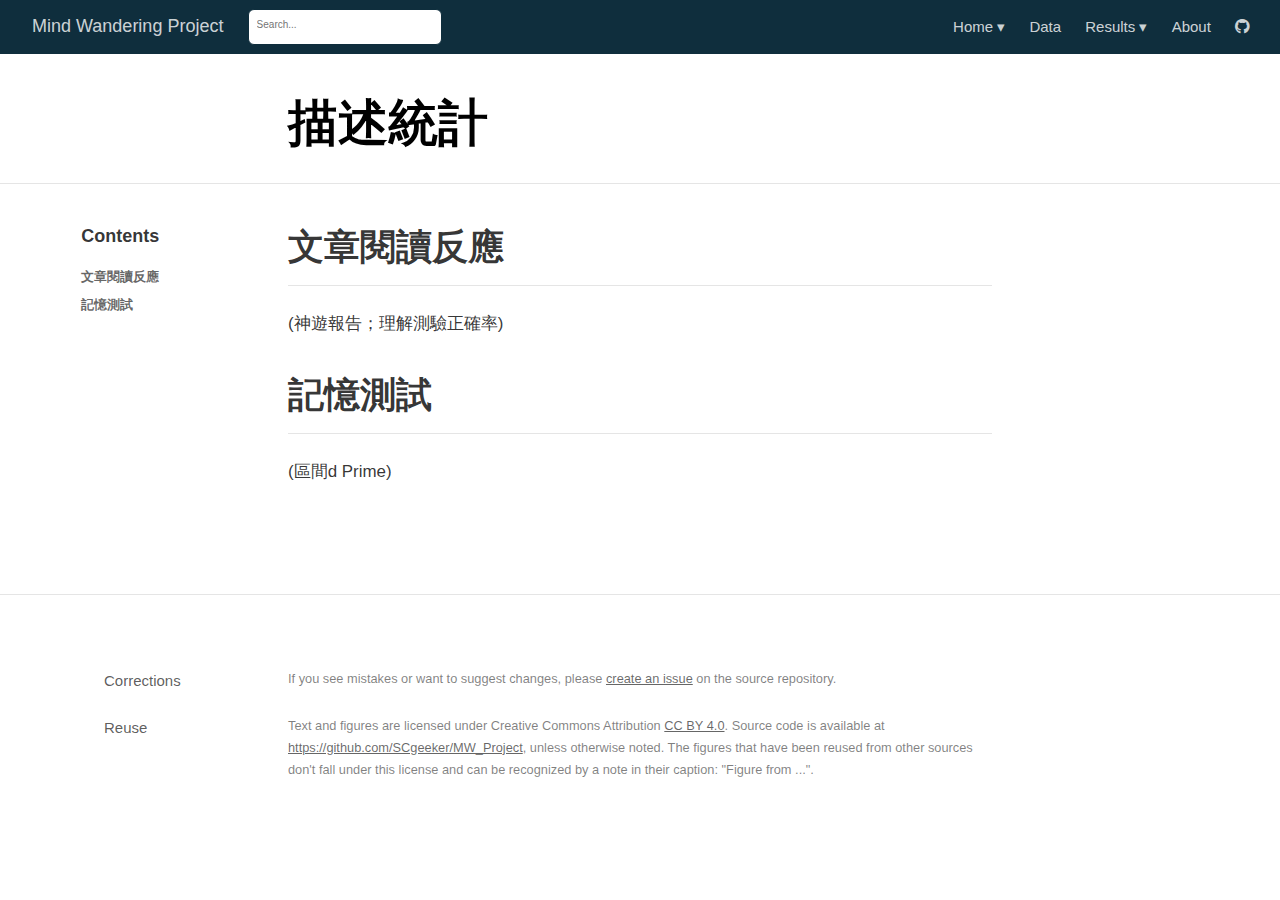
<file: summary.html>
<!DOCTYPE html>

<html xmlns="http://www.w3.org/1999/xhtml" lang="" xml:lang="">

<head>
  <meta charset="utf-8"/>
  <meta name="viewport" content="width=device-width, initial-scale=1"/>
  <meta http-equiv="X-UA-Compatible" content="IE=Edge,chrome=1"/>
  <meta name="generator" content="distill" />

  <style type="text/css">
  /* Hide doc at startup (prevent jankiness while JS renders/transforms) */
  body {
    visibility: hidden;
  }
  </style>

 <!--radix_placeholder_import_source-->
 <!--/radix_placeholder_import_source-->

<style type="text/css">code{white-space: pre;}</style>
<style type="text/css" data-origin="pandoc">
pre > code.sourceCode { white-space: pre; position: relative; }
pre > code.sourceCode > span { display: inline-block; line-height: 1.25; }
pre > code.sourceCode > span:empty { height: 1.2em; }
code.sourceCode > span { color: inherit; text-decoration: inherit; }
div.sourceCode { margin: 1em 0; }
pre.sourceCode { margin: 0; }
@media screen {
div.sourceCode { overflow: auto; }
}
@media print {
pre > code.sourceCode { white-space: pre-wrap; }
pre > code.sourceCode > span { text-indent: -5em; padding-left: 5em; }
}
pre.numberSource code
  { counter-reset: source-line 0; }
pre.numberSource code > span
  { position: relative; left: -4em; counter-increment: source-line; }
pre.numberSource code > span > a:first-child::before
  { content: counter(source-line);
    position: relative; left: -1em; text-align: right; vertical-align: baseline;
    border: none; display: inline-block;
    -webkit-touch-callout: none; -webkit-user-select: none;
    -khtml-user-select: none; -moz-user-select: none;
    -ms-user-select: none; user-select: none;
    padding: 0 4px; width: 4em;
    color: #aaaaaa;
  }
pre.numberSource { margin-left: 3em; border-left: 1px solid #aaaaaa;  padding-left: 4px; }
div.sourceCode
  {   }
@media screen {
pre > code.sourceCode > span > a:first-child::before { text-decoration: underline; }
}
code span.al { color: #ff0000; } /* Alert */
code span.an { color: #008000; } /* Annotation */
code span.at { } /* Attribute */
code span.bu { } /* BuiltIn */
code span.cf { color: #0000ff; } /* ControlFlow */
code span.ch { color: #008080; } /* Char */
code span.cn { color: #585cf6; } /* Constant */
code span.co { color: #4c886b; } /* Comment */
code span.cv { color: #008000; } /* CommentVar */
code span.do { color: #008000; } /* Documentation */
code span.dv { color: #0000cd; } /* DecVal */
code span.er { color: #ff0000; font-weight: bold; } /* Error */
code span.ex { } /* Extension */
code span.fl { color: #0000cd; } /* Float */
code span.im { } /* Import */
code span.in { color: #008000; } /* Information */
code span.kw { color: #0000ff; } /* Keyword */
code span.op { color: #687687; } /* Operator */
code span.ot { color: #ff4000; } /* Other */
code span.pp { color: #ff4000; } /* Preprocessor */
code span.sc { color: #008080; } /* SpecialChar */
code span.ss { color: #008080; } /* SpecialString */
code span.st { color: #036a07; } /* String */
code span.va { } /* Variable */
code span.vs { color: #008080; } /* VerbatimString */
code span.wa { color: #008000; font-weight: bold; } /* Warning */
</style>

  <!--radix_placeholder_meta_tags-->
  <title>Mind Wandering Project: 描述統計</title>


  <link rel="license" href="https://creativecommons.org/licenses/by/4.0/"/>
  <link rel="icon" type="image/png" href="images/tcpsr.png"/>


  <!--  https://developers.facebook.com/docs/sharing/webmasters#markup -->
  <meta property="og:title" content="Mind Wandering Project: 描述統計"/>
  <meta property="og:type" content="article"/>
  <meta property="og:locale" content="en_US"/>
  <meta property="og:site_name" content="Mind Wandering Project"/>

  <!--  https://dev.twitter.com/cards/types/summary -->
  <meta property="twitter:card" content="summary"/>
  <meta property="twitter:title" content="Mind Wandering Project: 描述統計"/>

  <!--/radix_placeholder_meta_tags-->
  <!--radix_placeholder_rmarkdown_metadata-->

  <script type="text/json" id="radix-rmarkdown-metadata">
  {"type":"list","attributes":{"names":{"type":"character","attributes":{},"value":["title","description"]}},"value":[{"type":"character","attributes":{},"value":["描述統計"]},{"type":"NULL"}]}
  </script>
  <!--/radix_placeholder_rmarkdown_metadata-->
  <!--radix_placeholder_navigation_in_header-->
  <meta name="distill:offset" content=""/>

  <script type="application/javascript">

    window.headroom_prevent_pin = false;

    window.document.addEventListener("DOMContentLoaded", function (event) {

      // initialize headroom for banner
      var header = $('header').get(0);
      var headerHeight = header.offsetHeight;
      var headroom = new Headroom(header, {
        tolerance: 5,
        onPin : function() {
          if (window.headroom_prevent_pin) {
            window.headroom_prevent_pin = false;
            headroom.unpin();
          }
        }
      });
      headroom.init();
      if(window.location.hash)
        headroom.unpin();
      $(header).addClass('headroom--transition');

      // offset scroll location for banner on hash change
      // (see: https://github.com/WickyNilliams/headroom.js/issues/38)
      window.addEventListener("hashchange", function(event) {
        window.scrollTo(0, window.pageYOffset - (headerHeight + 25));
      });

      // responsive menu
      $('.distill-site-header').each(function(i, val) {
        var topnav = $(this);
        var toggle = topnav.find('.nav-toggle');
        toggle.on('click', function() {
          topnav.toggleClass('responsive');
        });
      });

      // nav dropdowns
      $('.nav-dropbtn').click(function(e) {
        $(this).next('.nav-dropdown-content').toggleClass('nav-dropdown-active');
        $(this).parent().siblings('.nav-dropdown')
           .children('.nav-dropdown-content').removeClass('nav-dropdown-active');
      });
      $("body").click(function(e){
        $('.nav-dropdown-content').removeClass('nav-dropdown-active');
      });
      $(".nav-dropdown").click(function(e){
        e.stopPropagation();
      });
    });
  </script>

  <style type="text/css">

  /* Theme (user-documented overrideables for nav appearance) */

  .distill-site-nav {
    color: rgba(255, 255, 255, 0.8);
    background-color: #0F2E3D;
    font-size: 15px;
    font-weight: 300;
  }

  .distill-site-nav a {
    color: inherit;
    text-decoration: none;
  }

  .distill-site-nav a:hover {
    color: white;
  }

  @media print {
    .distill-site-nav {
      display: none;
    }
  }

  .distill-site-header {

  }

  .distill-site-footer {

  }


  /* Site Header */

  .distill-site-header {
    width: 100%;
    box-sizing: border-box;
    z-index: 3;
  }

  .distill-site-header .nav-left {
    display: inline-block;
    margin-left: 8px;
  }

  @media screen and (max-width: 768px) {
    .distill-site-header .nav-left {
      margin-left: 0;
    }
  }


  .distill-site-header .nav-right {
    float: right;
    margin-right: 8px;
  }

  .distill-site-header a,
  .distill-site-header .title {
    display: inline-block;
    text-align: center;
    padding: 14px 10px 14px 10px;
  }

  .distill-site-header .title {
    font-size: 18px;
    min-width: 150px;
  }

  .distill-site-header .logo {
    padding: 0;
  }

  .distill-site-header .logo img {
    display: none;
    max-height: 20px;
    width: auto;
    margin-bottom: -4px;
  }

  .distill-site-header .nav-image img {
    max-height: 18px;
    width: auto;
    display: inline-block;
    margin-bottom: -3px;
  }



  @media screen and (min-width: 1000px) {
    .distill-site-header .logo img {
      display: inline-block;
    }
    .distill-site-header .nav-left {
      margin-left: 20px;
    }
    .distill-site-header .nav-right {
      margin-right: 20px;
    }
    .distill-site-header .title {
      padding-left: 12px;
    }
  }


  .distill-site-header .nav-toggle {
    display: none;
  }

  .nav-dropdown {
    display: inline-block;
    position: relative;
  }

  .nav-dropdown .nav-dropbtn {
    border: none;
    outline: none;
    color: rgba(255, 255, 255, 0.8);
    padding: 16px 10px;
    background-color: transparent;
    font-family: inherit;
    font-size: inherit;
    font-weight: inherit;
    margin: 0;
    margin-top: 1px;
    z-index: 2;
  }

  .nav-dropdown-content {
    display: none;
    position: absolute;
    background-color: white;
    min-width: 200px;
    border: 1px solid rgba(0,0,0,0.15);
    border-radius: 4px;
    box-shadow: 0px 8px 16px 0px rgba(0,0,0,0.1);
    z-index: 1;
    margin-top: 2px;
    white-space: nowrap;
    padding-top: 4px;
    padding-bottom: 4px;
  }

  .nav-dropdown-content hr {
    margin-top: 4px;
    margin-bottom: 4px;
    border: none;
    border-bottom: 1px solid rgba(0, 0, 0, 0.1);
  }

  .nav-dropdown-active {
    display: block;
  }

  .nav-dropdown-content a, .nav-dropdown-content .nav-dropdown-header {
    color: black;
    padding: 6px 24px;
    text-decoration: none;
    display: block;
    text-align: left;
  }

  .nav-dropdown-content .nav-dropdown-header {
    display: block;
    padding: 5px 24px;
    padding-bottom: 0;
    text-transform: uppercase;
    font-size: 14px;
    color: #999999;
    white-space: nowrap;
  }

  .nav-dropdown:hover .nav-dropbtn {
    color: white;
  }

  .nav-dropdown-content a:hover {
    background-color: #ddd;
    color: black;
  }

  .nav-right .nav-dropdown-content {
    margin-left: -45%;
    right: 0;
  }

  @media screen and (max-width: 768px) {
    .distill-site-header a, .distill-site-header .nav-dropdown  {display: none;}
    .distill-site-header a.nav-toggle {
      float: right;
      display: block;
    }
    .distill-site-header .title {
      margin-left: 0;
    }
    .distill-site-header .nav-right {
      margin-right: 0;
    }
    .distill-site-header {
      overflow: hidden;
    }
    .nav-right .nav-dropdown-content {
      margin-left: 0;
    }
  }


  @media screen and (max-width: 768px) {
    .distill-site-header.responsive {position: relative; min-height: 500px; }
    .distill-site-header.responsive a.nav-toggle {
      position: absolute;
      right: 0;
      top: 0;
    }
    .distill-site-header.responsive a,
    .distill-site-header.responsive .nav-dropdown {
      display: block;
      text-align: left;
    }
    .distill-site-header.responsive .nav-left,
    .distill-site-header.responsive .nav-right {
      width: 100%;
    }
    .distill-site-header.responsive .nav-dropdown {float: none;}
    .distill-site-header.responsive .nav-dropdown-content {position: relative;}
    .distill-site-header.responsive .nav-dropdown .nav-dropbtn {
      display: block;
      width: 100%;
      text-align: left;
    }
  }

  /* Site Footer */

  .distill-site-footer {
    width: 100%;
    overflow: hidden;
    box-sizing: border-box;
    z-index: 3;
    margin-top: 30px;
    padding-top: 30px;
    padding-bottom: 30px;
    text-align: center;
  }

  /* Headroom */

  d-title {
    padding-top: 6rem;
  }

  @media print {
    d-title {
      padding-top: 4rem;
    }
  }

  .headroom {
    z-index: 1000;
    position: fixed;
    top: 0;
    left: 0;
    right: 0;
  }

  .headroom--transition {
    transition: all .4s ease-in-out;
  }

  .headroom--unpinned {
    top: -100px;
  }

  .headroom--pinned {
    top: 0;
  }

  /* adjust viewport for navbar height */
  /* helps vertically center bootstrap (non-distill) content */
  .min-vh-100 {
    min-height: calc(100vh - 100px) !important;
  }

  </style>

  <script src="site_libs/jquery-1.11.3/jquery.min.js"></script>
  <link href="site_libs/font-awesome-5.1.0/css/all.css" rel="stylesheet"/>
  <link href="site_libs/font-awesome-5.1.0/css/v4-shims.css" rel="stylesheet"/>
  <script src="site_libs/headroom-0.9.4/headroom.min.js"></script>
  <script src="site_libs/autocomplete-0.37.1/autocomplete.min.js"></script>
  <script src="site_libs/fuse-6.4.1/fuse.min.js"></script>

  <script type="application/javascript">

  function getMeta(metaName) {
    var metas = document.getElementsByTagName('meta');
    for (let i = 0; i < metas.length; i++) {
      if (metas[i].getAttribute('name') === metaName) {
        return metas[i].getAttribute('content');
      }
    }
    return '';
  }

  function offsetURL(url) {
    var offset = getMeta('distill:offset');
    return offset ? offset + '/' + url : url;
  }

  function createFuseIndex() {

    // create fuse index
    var options = {
      keys: [
        { name: 'title', weight: 20 },
        { name: 'categories', weight: 15 },
        { name: 'description', weight: 10 },
        { name: 'contents', weight: 5 },
      ],
      ignoreLocation: true,
      threshold: 0
    };
    var fuse = new window.Fuse([], options);

    // fetch the main search.json
    return fetch(offsetURL('search.json'))
      .then(function(response) {
        if (response.status == 200) {
          return response.json().then(function(json) {
            // index main articles
            json.articles.forEach(function(article) {
              fuse.add(article);
            });
            // download collections and index their articles
            return Promise.all(json.collections.map(function(collection) {
              return fetch(offsetURL(collection)).then(function(response) {
                if (response.status === 200) {
                  return response.json().then(function(articles) {
                    articles.forEach(function(article) {
                      fuse.add(article);
                    });
                  })
                } else {
                  return Promise.reject(
                    new Error('Unexpected status from search index request: ' +
                              response.status)
                  );
                }
              });
            })).then(function() {
              return fuse;
            });
          });

        } else {
          return Promise.reject(
            new Error('Unexpected status from search index request: ' +
                        response.status)
          );
        }
      });
  }

  window.document.addEventListener("DOMContentLoaded", function (event) {

    // get search element (bail if we don't have one)
    var searchEl = window.document.getElementById('distill-search');
    if (!searchEl)
      return;

    createFuseIndex()
      .then(function(fuse) {

        // make search box visible
        searchEl.classList.remove('hidden');

        // initialize autocomplete
        var options = {
          autoselect: true,
          hint: false,
          minLength: 2,
        };
        window.autocomplete(searchEl, options, [{
          source: function(query, callback) {
            const searchOptions = {
              isCaseSensitive: false,
              shouldSort: true,
              minMatchCharLength: 2,
              limit: 10,
            };
            var results = fuse.search(query, searchOptions);
            callback(results
              .map(function(result) { return result.item; })
            );
          },
          templates: {
            suggestion: function(suggestion) {
              var img = suggestion.preview && Object.keys(suggestion.preview).length > 0
                ? `<img src="${offsetURL(suggestion.preview)}"</img>`
                : '';
              var html = `
                <div class="search-item">
                  <h3>${suggestion.title}</h3>
                  <div class="search-item-description">
                    ${suggestion.description || ''}
                  </div>
                  <div class="search-item-preview">
                    ${img}
                  </div>
                </div>
              `;
              return html;
            }
          }
        }]).on('autocomplete:selected', function(event, suggestion) {
          window.location.href = offsetURL(suggestion.path);
        });
        // remove inline display style on autocompleter (we want to
        // manage responsive display via css)
        $('.algolia-autocomplete').css("display", "");
      })
      .catch(function(error) {
        console.log(error);
      });

  });

  </script>

  <style type="text/css">

  .nav-search {
    font-size: x-small;
  }

  /* Algolioa Autocomplete */

  .algolia-autocomplete {
    display: inline-block;
    margin-left: 10px;
    vertical-align: sub;
    background-color: white;
    color: black;
    padding: 6px;
    padding-top: 8px;
    padding-bottom: 0;
    border-radius: 6px;
    border: 1px #0F2E3D solid;
    width: 180px;
  }


  @media screen and (max-width: 768px) {
    .distill-site-nav .algolia-autocomplete {
      display: none;
      visibility: hidden;
    }
    .distill-site-nav.responsive .algolia-autocomplete {
      display: inline-block;
      visibility: visible;
    }
    .distill-site-nav.responsive .algolia-autocomplete .aa-dropdown-menu {
      margin-left: 0;
      width: 400px;
      max-height: 400px;
    }
  }

  .algolia-autocomplete .aa-input, .algolia-autocomplete .aa-hint {
    width: 90%;
    outline: none;
    border: none;
  }

  .algolia-autocomplete .aa-hint {
    color: #999;
  }
  .algolia-autocomplete .aa-dropdown-menu {
    width: 550px;
    max-height: 70vh;
    overflow-x: visible;
    overflow-y: scroll;
    padding: 5px;
    margin-top: 3px;
    margin-left: -150px;
    background-color: #fff;
    border-radius: 5px;
    border: 1px solid #999;
    border-top: none;
  }

  .algolia-autocomplete .aa-dropdown-menu .aa-suggestion {
    cursor: pointer;
    padding: 5px 4px;
    border-bottom: 1px solid #eee;
  }

  .algolia-autocomplete .aa-dropdown-menu .aa-suggestion:last-of-type {
    border-bottom: none;
    margin-bottom: 2px;
  }

  .algolia-autocomplete .aa-dropdown-menu .aa-suggestion .search-item {
    overflow: hidden;
    font-size: 0.8em;
    line-height: 1.4em;
  }

  .algolia-autocomplete .aa-dropdown-menu .aa-suggestion .search-item h3 {
    font-size: 1rem;
    margin-block-start: 0;
    margin-block-end: 5px;
  }

  .algolia-autocomplete .aa-dropdown-menu .aa-suggestion .search-item-description {
    display: inline-block;
    overflow: hidden;
    height: 2.8em;
    width: 80%;
    margin-right: 4%;
  }

  .algolia-autocomplete .aa-dropdown-menu .aa-suggestion .search-item-preview {
    display: inline-block;
    width: 15%;
  }

  .algolia-autocomplete .aa-dropdown-menu .aa-suggestion .search-item-preview img {
    height: 3em;
    width: auto;
    display: none;
  }

  .algolia-autocomplete .aa-dropdown-menu .aa-suggestion .search-item-preview img[src] {
    display: initial;
  }

  .algolia-autocomplete .aa-dropdown-menu .aa-suggestion.aa-cursor {
    background-color: #eee;
  }
  .algolia-autocomplete .aa-dropdown-menu .aa-suggestion em {
    font-weight: bold;
    font-style: normal;
  }

  </style>


  <!--/radix_placeholder_navigation_in_header-->
  <!--radix_placeholder_distill-->

  <style type="text/css">

  body {
    background-color: white;
  }

  .pandoc-table {
    width: 100%;
  }

  .pandoc-table>caption {
    margin-bottom: 10px;
  }

  .pandoc-table th:not([align]) {
    text-align: left;
  }

  .pagedtable-footer {
    font-size: 15px;
  }

  d-byline .byline {
    grid-template-columns: 2fr 2fr;
  }

  d-byline .byline h3 {
    margin-block-start: 1.5em;
  }

  d-byline .byline .authors-affiliations h3 {
    margin-block-start: 0.5em;
  }

  .authors-affiliations .orcid-id {
    width: 16px;
    height:16px;
    margin-left: 4px;
    margin-right: 4px;
    vertical-align: middle;
    padding-bottom: 2px;
  }

  d-title .dt-tags {
    margin-top: 1em;
    grid-column: text;
  }

  .dt-tags .dt-tag {
    text-decoration: none;
    display: inline-block;
    color: rgba(0,0,0,0.6);
    padding: 0em 0.4em;
    margin-right: 0.5em;
    margin-bottom: 0.4em;
    font-size: 70%;
    border: 1px solid rgba(0,0,0,0.2);
    border-radius: 3px;
    text-transform: uppercase;
    font-weight: 500;
  }

  d-article table.gt_table td,
  d-article table.gt_table th {
    border-bottom: none;
  }

  .html-widget {
    margin-bottom: 2.0em;
  }

  .l-screen-inset {
    padding-right: 16px;
  }

  .l-screen .caption {
    margin-left: 10px;
  }

  .shaded {
    background: rgb(247, 247, 247);
    padding-top: 20px;
    padding-bottom: 20px;
    border-top: 1px solid rgba(0, 0, 0, 0.1);
    border-bottom: 1px solid rgba(0, 0, 0, 0.1);
  }

  .shaded .html-widget {
    margin-bottom: 0;
    border: 1px solid rgba(0, 0, 0, 0.1);
  }

  .shaded .shaded-content {
    background: white;
  }

  .text-output {
    margin-top: 0;
    line-height: 1.5em;
  }

  .hidden {
    display: none !important;
  }

  d-article {
    padding-top: 2.5rem;
    padding-bottom: 30px;
  }

  d-appendix {
    padding-top: 30px;
  }

  d-article>p>img {
    width: 100%;
  }

  d-article h2 {
    margin: 1rem 0 1.5rem 0;
  }

  d-article h3 {
    margin-top: 1.5rem;
  }

  d-article iframe {
    border: 1px solid rgba(0, 0, 0, 0.1);
    margin-bottom: 2.0em;
    width: 100%;
  }

  /* Tweak code blocks */

  d-article div.sourceCode code,
  d-article pre code {
    font-family: Consolas, Monaco, 'Andale Mono', 'Ubuntu Mono', monospace;
  }

  d-article pre,
  d-article div.sourceCode,
  d-article div.sourceCode pre {
    overflow: auto;
  }

  d-article div.sourceCode {
    background-color: white;
  }

  d-article div.sourceCode pre {
    padding-left: 10px;
    font-size: 12px;
    border-left: 2px solid rgba(0,0,0,0.1);
  }

  d-article pre {
    font-size: 12px;
    color: black;
    background: none;
    margin-top: 0;
    text-align: left;
    white-space: pre;
    word-spacing: normal;
    word-break: normal;
    word-wrap: normal;
    line-height: 1.5;

    -moz-tab-size: 4;
    -o-tab-size: 4;
    tab-size: 4;

    -webkit-hyphens: none;
    -moz-hyphens: none;
    -ms-hyphens: none;
    hyphens: none;
  }

  d-article pre a {
    border-bottom: none;
  }

  d-article pre a:hover {
    border-bottom: none;
    text-decoration: underline;
  }

  d-article details {
    grid-column: text;
    margin-bottom: 0.8em;
  }

  @media(min-width: 768px) {

  d-article pre,
  d-article div.sourceCode,
  d-article div.sourceCode pre {
    overflow: visible !important;
  }

  d-article div.sourceCode pre {
    padding-left: 18px;
    font-size: 14px;
  }

  d-article pre {
    font-size: 14px;
  }

  }

  figure img.external {
    background: white;
    border: 1px solid rgba(0, 0, 0, 0.1);
    box-shadow: 0 1px 8px rgba(0, 0, 0, 0.1);
    padding: 18px;
    box-sizing: border-box;
  }

  /* CSS for d-contents */

  .d-contents {
    grid-column: text;
    color: rgba(0,0,0,0.8);
    font-size: 0.9em;
    padding-bottom: 1em;
    margin-bottom: 1em;
    padding-bottom: 0.5em;
    margin-bottom: 1em;
    padding-left: 0.25em;
    justify-self: start;
  }

  @media(min-width: 1000px) {
    .d-contents.d-contents-float {
      height: 0;
      grid-column-start: 1;
      grid-column-end: 4;
      justify-self: center;
      padding-right: 3em;
      padding-left: 2em;
    }
  }

  .d-contents nav h3 {
    font-size: 18px;
    margin-top: 0;
    margin-bottom: 1em;
  }

  .d-contents li {
    list-style-type: none
  }

  .d-contents nav > ul {
    padding-left: 0;
  }

  .d-contents ul {
    padding-left: 1em
  }

  .d-contents nav ul li {
    margin-top: 0.6em;
    margin-bottom: 0.2em;
  }

  .d-contents nav a {
    font-size: 13px;
    border-bottom: none;
    text-decoration: none
    color: rgba(0, 0, 0, 0.8);
  }

  .d-contents nav a:hover {
    text-decoration: underline solid rgba(0, 0, 0, 0.6)
  }

  .d-contents nav > ul > li > a {
    font-weight: 600;
  }

  .d-contents nav > ul > li > ul {
    font-weight: inherit;
  }

  .d-contents nav > ul > li > ul > li {
    margin-top: 0.2em;
  }


  .d-contents nav ul {
    margin-top: 0;
    margin-bottom: 0.25em;
  }

  .d-article-with-toc h2:nth-child(2) {
    margin-top: 0;
  }


  /* Figure */

  .figure {
    position: relative;
    margin-bottom: 2.5em;
    margin-top: 1.5em;
  }

  .figure img {
    width: 100%;
  }

  .figure .caption {
    color: rgba(0, 0, 0, 0.6);
    font-size: 12px;
    line-height: 1.5em;
  }

  .figure img.external {
    background: white;
    border: 1px solid rgba(0, 0, 0, 0.1);
    box-shadow: 0 1px 8px rgba(0, 0, 0, 0.1);
    padding: 18px;
    box-sizing: border-box;
  }

  .figure .caption a {
    color: rgba(0, 0, 0, 0.6);
  }

  .figure .caption b,
  .figure .caption strong, {
    font-weight: 600;
    color: rgba(0, 0, 0, 1.0);
  }

  /* Citations */

  d-article .citation {
    color: inherit;
    cursor: inherit;
  }

  div.hanging-indent{
    margin-left: 1em; text-indent: -1em;
  }

  /* Citation hover box */

  .tippy-box[data-theme~=light-border] {
    background-color: rgba(250, 250, 250, 0.95);
  }

  .tippy-content > p {
    margin-bottom: 0;
    padding: 2px;
  }


  /* Tweak 1000px media break to show more text */

  @media(min-width: 1000px) {
    .base-grid,
    distill-header,
    d-title,
    d-abstract,
    d-article,
    d-appendix,
    distill-appendix,
    d-byline,
    d-footnote-list,
    d-citation-list,
    distill-footer {
      grid-template-columns: [screen-start] 1fr [page-start kicker-start] 80px [middle-start] 50px [text-start kicker-end] 65px 65px 65px 65px 65px 65px 65px 65px [text-end gutter-start] 65px [middle-end] 65px [page-end gutter-end] 1fr [screen-end];
      grid-column-gap: 16px;
    }

    .grid {
      grid-column-gap: 16px;
    }

    d-article {
      font-size: 1.06rem;
      line-height: 1.7em;
    }
    figure .caption, .figure .caption, figure figcaption {
      font-size: 13px;
    }
  }

  @media(min-width: 1180px) {
    .base-grid,
    distill-header,
    d-title,
    d-abstract,
    d-article,
    d-appendix,
    distill-appendix,
    d-byline,
    d-footnote-list,
    d-citation-list,
    distill-footer {
      grid-template-columns: [screen-start] 1fr [page-start kicker-start] 60px [middle-start] 60px [text-start kicker-end] 60px 60px 60px 60px 60px 60px 60px 60px [text-end gutter-start] 60px [middle-end] 60px [page-end gutter-end] 1fr [screen-end];
      grid-column-gap: 32px;
    }

    .grid {
      grid-column-gap: 32px;
    }
  }


  /* Get the citation styles for the appendix (not auto-injected on render since
     we do our own rendering of the citation appendix) */

  d-appendix .citation-appendix,
  .d-appendix .citation-appendix {
    font-size: 11px;
    line-height: 15px;
    border-left: 1px solid rgba(0, 0, 0, 0.1);
    padding-left: 18px;
    border: 1px solid rgba(0,0,0,0.1);
    background: rgba(0, 0, 0, 0.02);
    padding: 10px 18px;
    border-radius: 3px;
    color: rgba(150, 150, 150, 1);
    overflow: hidden;
    margin-top: -12px;
    white-space: pre-wrap;
    word-wrap: break-word;
  }

  /* Include appendix styles here so they can be overridden */

  d-appendix {
    contain: layout style;
    font-size: 0.8em;
    line-height: 1.7em;
    margin-top: 60px;
    margin-bottom: 0;
    border-top: 1px solid rgba(0, 0, 0, 0.1);
    color: rgba(0,0,0,0.5);
    padding-top: 60px;
    padding-bottom: 48px;
  }

  d-appendix h3 {
    grid-column: page-start / text-start;
    font-size: 15px;
    font-weight: 500;
    margin-top: 1em;
    margin-bottom: 0;
    color: rgba(0,0,0,0.65);
  }

  d-appendix h3 + * {
    margin-top: 1em;
  }

  d-appendix ol {
    padding: 0 0 0 15px;
  }

  @media (min-width: 768px) {
    d-appendix ol {
      padding: 0 0 0 30px;
      margin-left: -30px;
    }
  }

  d-appendix li {
    margin-bottom: 1em;
  }

  d-appendix a {
    color: rgba(0, 0, 0, 0.6);
  }

  d-appendix > * {
    grid-column: text;
  }

  d-appendix > d-footnote-list,
  d-appendix > d-citation-list,
  d-appendix > distill-appendix {
    grid-column: screen;
  }

  /* Include footnote styles here so they can be overridden */

  d-footnote-list {
    contain: layout style;
  }

  d-footnote-list > * {
    grid-column: text;
  }

  d-footnote-list a.footnote-backlink {
    color: rgba(0,0,0,0.3);
    padding-left: 0.5em;
  }



  /* Anchor.js */

  .anchorjs-link {
    /*transition: all .25s linear; */
    text-decoration: none;
    border-bottom: none;
  }
  *:hover > .anchorjs-link {
    margin-left: -1.125em !important;
    text-decoration: none;
    border-bottom: none;
  }

  /* Social footer */

  .social_footer {
    margin-top: 30px;
    margin-bottom: 0;
    color: rgba(0,0,0,0.67);
  }

  .disqus-comments {
    margin-right: 30px;
  }

  .disqus-comment-count {
    border-bottom: 1px solid rgba(0, 0, 0, 0.4);
    cursor: pointer;
  }

  #disqus_thread {
    margin-top: 30px;
  }

  .article-sharing a {
    border-bottom: none;
    margin-right: 8px;
  }

  .article-sharing a:hover {
    border-bottom: none;
  }

  .sidebar-section.subscribe {
    font-size: 12px;
    line-height: 1.6em;
  }

  .subscribe p {
    margin-bottom: 0.5em;
  }


  .article-footer .subscribe {
    font-size: 15px;
    margin-top: 45px;
  }


  .sidebar-section.custom {
    font-size: 12px;
    line-height: 1.6em;
  }

  .custom p {
    margin-bottom: 0.5em;
  }

  /* Styles for listing layout (hide title) */
  .layout-listing d-title, .layout-listing .d-title {
    display: none;
  }

  /* Styles for posts lists (not auto-injected) */


  .posts-with-sidebar {
    padding-left: 45px;
    padding-right: 45px;
  }

  .posts-list .description h2,
  .posts-list .description p {
    font-family: -apple-system, BlinkMacSystemFont, "Segoe UI", Roboto, Oxygen, Ubuntu, Cantarell, "Fira Sans", "Droid Sans", "Helvetica Neue", Arial, sans-serif;
  }

  .posts-list .description h2 {
    font-weight: 700;
    border-bottom: none;
    padding-bottom: 0;
  }

  .posts-list h2.post-tag {
    border-bottom: 1px solid rgba(0, 0, 0, 0.2);
    padding-bottom: 12px;
  }
  .posts-list {
    margin-top: 60px;
    margin-bottom: 24px;
  }

  .posts-list .post-preview {
    text-decoration: none;
    overflow: hidden;
    display: block;
    border-bottom: 1px solid rgba(0, 0, 0, 0.1);
    padding: 24px 0;
  }

  .post-preview-last {
    border-bottom: none !important;
  }

  .posts-list .posts-list-caption {
    grid-column: screen;
    font-weight: 400;
  }

  .posts-list .post-preview h2 {
    margin: 0 0 6px 0;
    line-height: 1.2em;
    font-style: normal;
    font-size: 24px;
  }

  .posts-list .post-preview p {
    margin: 0 0 12px 0;
    line-height: 1.4em;
    font-size: 16px;
  }

  .posts-list .post-preview .thumbnail {
    box-sizing: border-box;
    margin-bottom: 24px;
    position: relative;
    max-width: 500px;
  }
  .posts-list .post-preview img {
    width: 100%;
    display: block;
  }

  .posts-list .metadata {
    font-size: 12px;
    line-height: 1.4em;
    margin-bottom: 18px;
  }

  .posts-list .metadata > * {
    display: inline-block;
  }

  .posts-list .metadata .publishedDate {
    margin-right: 2em;
  }

  .posts-list .metadata .dt-authors {
    display: block;
    margin-top: 0.3em;
    margin-right: 2em;
  }

  .posts-list .dt-tags {
    display: block;
    line-height: 1em;
  }

  .posts-list .dt-tags .dt-tag {
    display: inline-block;
    color: rgba(0,0,0,0.6);
    padding: 0.3em 0.4em;
    margin-right: 0.2em;
    margin-bottom: 0.4em;
    font-size: 60%;
    border: 1px solid rgba(0,0,0,0.2);
    border-radius: 3px;
    text-transform: uppercase;
    font-weight: 500;
  }

  .posts-list img {
    opacity: 1;
  }

  .posts-list img[data-src] {
    opacity: 0;
  }

  .posts-more {
    clear: both;
  }


  .posts-sidebar {
    font-size: 16px;
  }

  .posts-sidebar h3 {
    font-size: 16px;
    margin-top: 0;
    margin-bottom: 0.5em;
    font-weight: 400;
    text-transform: uppercase;
  }

  .sidebar-section {
    margin-bottom: 30px;
  }

  .categories ul {
    list-style-type: none;
    margin: 0;
    padding: 0;
  }

  .categories li {
    color: rgba(0, 0, 0, 0.8);
    margin-bottom: 0;
  }

  .categories li>a {
    border-bottom: none;
  }

  .categories li>a:hover {
    border-bottom: 1px solid rgba(0, 0, 0, 0.4);
  }

  .categories .active {
    font-weight: 600;
  }

  .categories .category-count {
    color: rgba(0, 0, 0, 0.4);
  }


  @media(min-width: 768px) {
    .posts-list .post-preview h2 {
      font-size: 26px;
    }
    .posts-list .post-preview .thumbnail {
      float: right;
      width: 30%;
      margin-bottom: 0;
    }
    .posts-list .post-preview .description {
      float: left;
      width: 45%;
    }
    .posts-list .post-preview .metadata {
      float: left;
      width: 20%;
      margin-top: 8px;
    }
    .posts-list .post-preview p {
      margin: 0 0 12px 0;
      line-height: 1.5em;
      font-size: 16px;
    }
    .posts-with-sidebar .posts-list {
      float: left;
      width: 75%;
    }
    .posts-with-sidebar .posts-sidebar {
      float: right;
      width: 20%;
      margin-top: 60px;
      padding-top: 24px;
      padding-bottom: 24px;
    }
  }


  /* Improve display for browsers without grid (IE/Edge <= 15) */

  .downlevel {
    line-height: 1.6em;
    font-family: -apple-system, BlinkMacSystemFont, "Segoe UI", Roboto, Oxygen, Ubuntu, Cantarell, "Fira Sans", "Droid Sans", "Helvetica Neue", Arial, sans-serif;
    margin: 0;
  }

  .downlevel .d-title {
    padding-top: 6rem;
    padding-bottom: 1.5rem;
  }

  .downlevel .d-title h1 {
    font-size: 50px;
    font-weight: 700;
    line-height: 1.1em;
    margin: 0 0 0.5rem;
  }

  .downlevel .d-title p {
    font-weight: 300;
    font-size: 1.2rem;
    line-height: 1.55em;
    margin-top: 0;
  }

  .downlevel .d-byline {
    padding-top: 0.8em;
    padding-bottom: 0.8em;
    font-size: 0.8rem;
    line-height: 1.8em;
  }

  .downlevel .section-separator {
    border: none;
    border-top: 1px solid rgba(0, 0, 0, 0.1);
  }

  .downlevel .d-article {
    font-size: 1.06rem;
    line-height: 1.7em;
    padding-top: 1rem;
    padding-bottom: 2rem;
  }


  .downlevel .d-appendix {
    padding-left: 0;
    padding-right: 0;
    max-width: none;
    font-size: 0.8em;
    line-height: 1.7em;
    margin-bottom: 0;
    color: rgba(0,0,0,0.5);
    padding-top: 40px;
    padding-bottom: 48px;
  }

  .downlevel .footnotes ol {
    padding-left: 13px;
  }

  .downlevel .base-grid,
  .downlevel .distill-header,
  .downlevel .d-title,
  .downlevel .d-abstract,
  .downlevel .d-article,
  .downlevel .d-appendix,
  .downlevel .distill-appendix,
  .downlevel .d-byline,
  .downlevel .d-footnote-list,
  .downlevel .d-citation-list,
  .downlevel .distill-footer,
  .downlevel .appendix-bottom,
  .downlevel .posts-container {
    padding-left: 40px;
    padding-right: 40px;
  }

  @media(min-width: 768px) {
    .downlevel .base-grid,
    .downlevel .distill-header,
    .downlevel .d-title,
    .downlevel .d-abstract,
    .downlevel .d-article,
    .downlevel .d-appendix,
    .downlevel .distill-appendix,
    .downlevel .d-byline,
    .downlevel .d-footnote-list,
    .downlevel .d-citation-list,
    .downlevel .distill-footer,
    .downlevel .appendix-bottom,
    .downlevel .posts-container {
    padding-left: 150px;
    padding-right: 150px;
    max-width: 900px;
  }
  }

  .downlevel pre code {
    display: block;
    border-left: 2px solid rgba(0, 0, 0, .1);
    padding: 0 0 0 20px;
    font-size: 14px;
  }

  .downlevel code, .downlevel pre {
    color: black;
    background: none;
    font-family: Consolas, Monaco, 'Andale Mono', 'Ubuntu Mono', monospace;
    text-align: left;
    white-space: pre;
    word-spacing: normal;
    word-break: normal;
    word-wrap: normal;
    line-height: 1.5;

    -moz-tab-size: 4;
    -o-tab-size: 4;
    tab-size: 4;

    -webkit-hyphens: none;
    -moz-hyphens: none;
    -ms-hyphens: none;
    hyphens: none;
  }

  .downlevel .posts-list .post-preview {
    color: inherit;
  }



  </style>

  <script type="application/javascript">

  function is_downlevel_browser() {
    if (bowser.isUnsupportedBrowser({ msie: "12", msedge: "16"},
                                   window.navigator.userAgent)) {
      return true;
    } else {
      return window.load_distill_framework === undefined;
    }
  }

  // show body when load is complete
  function on_load_complete() {

    // add anchors
    if (window.anchors) {
      window.anchors.options.placement = 'left';
      window.anchors.add('d-article > h2, d-article > h3, d-article > h4, d-article > h5');
    }


    // set body to visible
    document.body.style.visibility = 'visible';

    // force redraw for leaflet widgets
    if (window.HTMLWidgets) {
      var maps = window.HTMLWidgets.findAll(".leaflet");
      $.each(maps, function(i, el) {
        var map = this.getMap();
        map.invalidateSize();
        map.eachLayer(function(layer) {
          if (layer instanceof L.TileLayer)
            layer.redraw();
        });
      });
    }

    // trigger 'shown' so htmlwidgets resize
    $('d-article').trigger('shown');
  }

  function init_distill() {

    init_common();

    // create front matter
    var front_matter = $('<d-front-matter></d-front-matter>');
    $('#distill-front-matter').wrap(front_matter);

    // create d-title
    $('.d-title').changeElementType('d-title');

    // create d-byline
    var byline = $('<d-byline></d-byline>');
    $('.d-byline').replaceWith(byline);

    // create d-article
    var article = $('<d-article></d-article>');
    $('.d-article').wrap(article).children().unwrap();

    // move posts container into article
    $('.posts-container').appendTo($('d-article'));

    // create d-appendix
    $('.d-appendix').changeElementType('d-appendix');

    // flag indicating that we have appendix items
    var appendix = $('.appendix-bottom').children('h3').length > 0;

    // replace footnotes with <d-footnote>
    $('.footnote-ref').each(function(i, val) {
      appendix = true;
      var href = $(this).attr('href');
      var id = href.replace('#', '');
      var fn = $('#' + id);
      var fn_p = $('#' + id + '>p');
      fn_p.find('.footnote-back').remove();
      var text = fn_p.html();
      var dtfn = $('<d-footnote></d-footnote>');
      dtfn.html(text);
      $(this).replaceWith(dtfn);
    });
    // remove footnotes
    $('.footnotes').remove();

    // move refs into #references-listing
    $('#references-listing').replaceWith($('#refs'));

    $('h1.appendix, h2.appendix').each(function(i, val) {
      $(this).changeElementType('h3');
    });
    $('h3.appendix').each(function(i, val) {
      var id = $(this).attr('id');
      $('.d-contents a[href="#' + id + '"]').parent().remove();
      appendix = true;
      $(this).nextUntil($('h1, h2, h3')).addBack().appendTo($('d-appendix'));
    });

    // show d-appendix if we have appendix content
    $("d-appendix").css('display', appendix ? 'grid' : 'none');

    // localize layout chunks to just output
    $('.layout-chunk').each(function(i, val) {

      // capture layout
      var layout = $(this).attr('data-layout');

      // apply layout to markdown level block elements
      var elements = $(this).children().not('details, div.sourceCode, pre, script');
      elements.each(function(i, el) {
        var layout_div = $('<div class="' + layout + '"></div>');
        if (layout_div.hasClass('shaded')) {
          var shaded_content = $('<div class="shaded-content"></div>');
          $(this).wrap(shaded_content);
          $(this).parent().wrap(layout_div);
        } else {
          $(this).wrap(layout_div);
        }
      });


      // unwrap the layout-chunk div
      $(this).children().unwrap();
    });

    // remove code block used to force  highlighting css
    $('.distill-force-highlighting-css').parent().remove();

    // remove empty line numbers inserted by pandoc when using a
    // custom syntax highlighting theme
    $('code.sourceCode a:empty').remove();

    // load distill framework
    load_distill_framework();

    // wait for window.distillRunlevel == 4 to do post processing
    function distill_post_process() {

      if (!window.distillRunlevel || window.distillRunlevel < 4)
        return;

      // hide author/affiliations entirely if we have no authors
      var front_matter = JSON.parse($("#distill-front-matter").html());
      var have_authors = front_matter.authors && front_matter.authors.length > 0;
      if (!have_authors)
        $('d-byline').addClass('hidden');

      // article with toc class
      $('.d-contents').parent().addClass('d-article-with-toc');

      // strip links that point to #
      $('.authors-affiliations').find('a[href="#"]').removeAttr('href');

      // add orcid ids
      $('.authors-affiliations').find('.author').each(function(i, el) {
        var orcid_id = front_matter.authors[i].orcidID;
        if (orcid_id) {
          var a = $('<a></a>');
          a.attr('href', 'https://orcid.org/' + orcid_id);
          var img = $('<img></img>');
          img.addClass('orcid-id');
          img.attr('alt', 'ORCID ID');
          img.attr('src','[data-uri]');
          a.append(img);
          $(this).append(a);
        }
      });

      // hide elements of author/affiliations grid that have no value
      function hide_byline_column(caption) {
        $('d-byline').find('h3:contains("' + caption + '")').parent().css('visibility', 'hidden');
      }

      // affiliations
      var have_affiliations = false;
      for (var i = 0; i<front_matter.authors.length; ++i) {
        var author = front_matter.authors[i];
        if (author.affiliation !== "&nbsp;") {
          have_affiliations = true;
          break;
        }
      }
      if (!have_affiliations)
        $('d-byline').find('h3:contains("Affiliations")').css('visibility', 'hidden');

      // published date
      if (!front_matter.publishedDate)
        hide_byline_column("Published");

      // document object identifier
      var doi = $('d-byline').find('h3:contains("DOI")');
      var doi_p = doi.next().empty();
      if (!front_matter.doi) {
        // if we have a citation and valid citationText then link to that
        if ($('#citation').length > 0 && front_matter.citationText) {
          doi.html('Citation');
          $('<a href="#citation"></a>')
            .text(front_matter.citationText)
            .appendTo(doi_p);
        } else {
          hide_byline_column("DOI");
        }
      } else {
        $('<a></a>')
           .attr('href', "https://doi.org/" + front_matter.doi)
           .html(front_matter.doi)
           .appendTo(doi_p);
      }

       // change plural form of authors/affiliations
      if (front_matter.authors.length === 1) {
        var grid = $('.authors-affiliations');
        grid.children('h3:contains("Authors")').text('Author');
        grid.children('h3:contains("Affiliations")').text('Affiliation');
      }

      // remove d-appendix and d-footnote-list local styles
      $('d-appendix > style:first-child').remove();
      $('d-footnote-list > style:first-child').remove();

      // move appendix-bottom entries to the bottom
      $('.appendix-bottom').appendTo('d-appendix').children().unwrap();
      $('.appendix-bottom').remove();

      // hoverable references
      $('span.citation[data-cites]').each(function() {
        var refHtml = $('#ref-' + $(this).attr('data-cites')).html();
        window.tippy(this, {
          allowHTML: true,
          content: refHtml,
          maxWidth: 500,
          interactive: true,
          interactiveBorder: 10,
          theme: 'light-border',
          placement: 'bottom-start'
        });
      });

      // clear polling timer
      clearInterval(tid);

      // show body now that everything is ready
      on_load_complete();
    }

    var tid = setInterval(distill_post_process, 50);
    distill_post_process();

  }

  function init_downlevel() {

    init_common();

     // insert hr after d-title
    $('.d-title').after($('<hr class="section-separator"/>'));

    // check if we have authors
    var front_matter = JSON.parse($("#distill-front-matter").html());
    var have_authors = front_matter.authors && front_matter.authors.length > 0;

    // manage byline/border
    if (!have_authors)
      $('.d-byline').remove();
    $('.d-byline').after($('<hr class="section-separator"/>'));
    $('.d-byline a').remove();

    // remove toc
    $('.d-contents').remove();

    // move appendix elements
    $('h1.appendix, h2.appendix').each(function(i, val) {
      $(this).changeElementType('h3');
    });
    $('h3.appendix').each(function(i, val) {
      $(this).nextUntil($('h1, h2, h3')).addBack().appendTo($('.d-appendix'));
    });


    // inject headers into references and footnotes
    var refs_header = $('<h3></h3>');
    refs_header.text('References');
    $('#refs').prepend(refs_header);

    var footnotes_header = $('<h3></h3');
    footnotes_header.text('Footnotes');
    $('.footnotes').children('hr').first().replaceWith(footnotes_header);

    // move appendix-bottom entries to the bottom
    $('.appendix-bottom').appendTo('.d-appendix').children().unwrap();
    $('.appendix-bottom').remove();

    // remove appendix if it's empty
    if ($('.d-appendix').children().length === 0)
      $('.d-appendix').remove();

    // prepend separator above appendix
    $('.d-appendix').before($('<hr class="section-separator" style="clear: both"/>'));

    // trim code
    $('pre>code').each(function(i, val) {
      $(this).html($.trim($(this).html()));
    });

    // move posts-container right before article
    $('.posts-container').insertBefore($('.d-article'));

    $('body').addClass('downlevel');

    on_load_complete();
  }


  function init_common() {

    // jquery plugin to change element types
    (function($) {
      $.fn.changeElementType = function(newType) {
        var attrs = {};

        $.each(this[0].attributes, function(idx, attr) {
          attrs[attr.nodeName] = attr.nodeValue;
        });

        this.replaceWith(function() {
          return $("<" + newType + "/>", attrs).append($(this).contents());
        });
      };
    })(jQuery);

    // prevent underline for linked images
    $('a > img').parent().css({'border-bottom' : 'none'});

    // mark non-body figures created by knitr chunks as 100% width
    $('.layout-chunk').each(function(i, val) {
      var figures = $(this).find('img, .html-widget');
      if ($(this).attr('data-layout') !== "l-body") {
        figures.css('width', '100%');
      } else {
        figures.css('max-width', '100%');
        figures.filter("[width]").each(function(i, val) {
          var fig = $(this);
          fig.css('width', fig.attr('width') + 'px');
        });

      }
    });

    // auto-append index.html to post-preview links in file: protocol
    // and in rstudio ide preview
    $('.post-preview').each(function(i, val) {
      if (window.location.protocol === "file:")
        $(this).attr('href', $(this).attr('href') + "index.html");
    });

    // get rid of index.html references in header
    if (window.location.protocol !== "file:") {
      $('.distill-site-header a[href]').each(function(i,val) {
        $(this).attr('href', $(this).attr('href').replace("index.html", "./"));
      });
    }

    // add class to pandoc style tables
    $('tr.header').parent('thead').parent('table').addClass('pandoc-table');
    $('.kable-table').children('table').addClass('pandoc-table');

    // add figcaption style to table captions
    $('caption').parent('table').addClass("figcaption");

    // initialize posts list
    if (window.init_posts_list)
      window.init_posts_list();

    // implmement disqus comment link
    $('.disqus-comment-count').click(function() {
      window.headroom_prevent_pin = true;
      $('#disqus_thread').toggleClass('hidden');
      if (!$('#disqus_thread').hasClass('hidden')) {
        var offset = $(this).offset();
        $(window).resize();
        $('html, body').animate({
          scrollTop: offset.top - 35
        });
      }
    });
  }

  document.addEventListener('DOMContentLoaded', function() {
    if (is_downlevel_browser())
      init_downlevel();
    else
      window.addEventListener('WebComponentsReady', init_distill);
  });

  </script>

  <style type="text/css">
  /* base variables */

  /* Edit the CSS properties in this file to create a custom
     Distill theme. Only edit values in the right column
     for each row; values shown are the CSS defaults.
     To return any property to the default,
     you may set its value to: unset
     All rows must end with a semi-colon.                      */

  /* Optional: embed custom fonts here with `@import`          */
  /* This must remain at the top of this file.                 */



  html {
    /*-- Main font sizes --*/
    --title-size:      50px;
    --body-size:       1.06rem;
    --code-size:       14px;
    --aside-size:      12px;
    --fig-cap-size:    13px;
    /*-- Main font colors --*/
    --title-color:     #000000;
    --header-color:    rgba(0, 0, 0, 0.8);
    --body-color:      rgba(0, 0, 0, 0.8);
    --aside-color:     rgba(0, 0, 0, 0.6);
    --fig-cap-color:   rgba(0, 0, 0, 0.6);
    /*-- Specify custom fonts ~~~ must be imported above   --*/
    --heading-font:    sans-serif;
    --mono-font:       monospace;
    --body-font:       sans-serif;
    --navbar-font:     sans-serif;  /* websites + blogs only */
  }

  /*-- ARTICLE METADATA --*/
  d-byline {
    --heading-size:    0.6rem;
    --heading-color:   rgba(0, 0, 0, 0.5);
    --body-size:       0.8rem;
    --body-color:      rgba(0, 0, 0, 0.8);
  }

  /*-- ARTICLE TABLE OF CONTENTS --*/
  .d-contents {
    --heading-size:    18px;
    --contents-size:   13px;
  }

  /*-- ARTICLE APPENDIX --*/
  d-appendix {
    --heading-size:    15px;
    --heading-color:   rgba(0, 0, 0, 0.65);
    --text-size:       0.8em;
    --text-color:      rgba(0, 0, 0, 0.5);
  }

  /*-- WEBSITE HEADER + FOOTER --*/
  /* These properties only apply to Distill sites and blogs  */

  .distill-site-header {
    --title-size:       18px;
    --text-color:       rgba(255, 255, 255, 0.8);
    --text-size:        15px;
    --hover-color:      white;
    --bkgd-color:       #0F2E3D;
  }

  .distill-site-footer {
    --text-color:       rgba(255, 255, 255, 0.8);
    --text-size:        15px;
    --hover-color:      white;
    --bkgd-color:       #0F2E3D;
  }

  /*-- Additional custom styles --*/
  /* Add any additional CSS rules below                      */
  </style>
  <style type="text/css">/* base variables */

  /* Edit the CSS properties in this file to create a custom
     Distill theme. Only edit values in the right column
     for each row; values shown are the CSS defaults.
     To return any property to the default,
     you may set its value to: unset
     All rows must end with a semi-colon.                      */

  /* Optional: embed custom fonts here with `@import`          */
  /* This must remain at the top of this file.                */

  @import('https://fonts.googleapis.com/css2?family=Noto+Sans')

  html {
    /*-- Main font sizes --*/
    --title-size:      50px;
    --body-size:       1.06rem;
    --code-size:       14px;
    --aside-size:      12px;
    --fig-cap-size:    13px;
    /*-- Main font colors --*/
    --title-color:     #000000;
    --header-color:    rgba(0, 0, 0, 0.8);
    --body-color:      rgba(0, 0, 0, 0.8);
    --aside-color:     rgba(0, 0, 0, 0.6);
    --fig-cap-color:   rgba(0, 0, 0, 0.6);
    /*-- Specify custom fonts ~~~ must be imported above   --*/
    --heading-font:    "Noto+Sans", serif;
    --mono-font:       "Noto+Sans", monospace;
    --body-font:       "Noto+Sans", sans-serif;
    --navbar-font:     "Noto+Sans", serif;
  }


  .screenshot {
    border: 1px solid rgba(0, 0, 0, 0.2);
  }

  .fake-img {
    background: #bbb;
    border: 1px solid rgba(0, 0, 0, 0.1);
    box-shadow: 0 0px 4px rgba(0, 0, 0, 0.1);
    margin-bottom: 12px;
  }
  .fake-img p {
    font-family: monospace;
    color: white;
    text-align: left;
    margin: 12px 0;
    text-align: center;
    font-size: 16px;
  }

  .distill-site-footer{
  }</style>
  <style type="text/css">
  /* base style */

  /* FONT FAMILIES */

  :root {
    --heading-default: -apple-system, BlinkMacSystemFont, "Segoe UI", Roboto, Oxygen, Ubuntu, Cantarell, "Fira Sans", "Droid Sans", "Helvetica Neue", Arial, sans-serif;
    --mono-default: Consolas, Monaco, 'Andale Mono', 'Ubuntu Mono', monospace;
    --body-default: -apple-system, BlinkMacSystemFont, "Segoe UI", Roboto, Oxygen, Ubuntu, Cantarell, "Fira Sans", "Droid Sans", "Helvetica Neue", Arial, sans-serif;
  }

  body,
  .posts-list .post-preview p,
  .posts-list .description p {
    font-family: var(--body-font), var(--body-default);
  }

  h1, h2, h3, h4, h5, h6,
  .posts-list .post-preview h2,
  .posts-list .description h2 {
    font-family: var(--heading-font), var(--heading-default);
  }

  d-article div.sourceCode code,
  d-article pre code {
    font-family: var(--mono-font), var(--mono-default);
  }


  /*-- TITLE --*/
  d-title h1,
  .posts-list > h1 {
    color: var(--title-color, black);
  }

  d-title h1 {
    font-size: var(--title-size, 50px);
  }

  /*-- HEADERS --*/
  d-article h1,
  d-article h2,
  d-article h3,
  d-article h4,
  d-article h5,
  d-article h6 {
    color: var(--header-color, rgba(0, 0, 0, 0.8));
  }

  /*-- BODY --*/
  d-article > p,  /* only text inside of <p> tags */
  d-article > ul, /* lists */
  d-article > ol {
    color: var(--body-color, rgba(0, 0, 0, 0.8));
    font-size: var(--body-size, 1.06rem);
  }


  /*-- CODE --*/
  d-article div.sourceCode code,
  d-article pre code {
    font-size: var(--code-size, 14px);
  }

  /*-- ASIDE --*/
  d-article aside {
    font-size: var(--aside-size, 12px);
    color: var(--aside-color, rgba(0, 0, 0, 0.6));
  }

  /*-- FIGURE CAPTIONS --*/
  figure .caption,
  figure figcaption,
  .figure .caption {
    font-size: var(--fig-cap-size, 13px);
    color: var(--fig-cap-color, rgba(0, 0, 0, 0.6));
  }

  /*-- METADATA --*/
  d-byline h3 {
    font-size: var(--heading-size, 0.6rem);
    color: var(--heading-color, rgba(0, 0, 0, 0.5));
  }

  d-byline {
    font-size: var(--body-size, 0.8rem);
    color: var(--body-color, rgba(0, 0, 0, 0.8));
  }

  d-byline a,
  d-article d-byline a {
    color: var(--body-color, rgba(0, 0, 0, 0.8));
  }

  /*-- TABLE OF CONTENTS --*/
  .d-contents nav h3 {
    font-size: var(--heading-size, 18px);
  }

  .d-contents nav a {
    font-size: var(--contents-size, 13px);
  }

  /*-- APPENDIX --*/
  d-appendix h3 {
    font-size: var(--heading-size, 15px);
    color: var(--heading-color, rgba(0, 0, 0, 0.65));
  }

  d-appendix {
    font-size: var(--text-size, 0.8em);
    color: var(--text-color, rgba(0, 0, 0, 0.5));
  }

  d-appendix d-footnote-list a.footnote-backlink {
    color: var(--text-color, rgba(0, 0, 0, 0.5));
  }

  /*-- WEBSITE HEADER + FOOTER --*/
  .distill-site-header .title {
    font-size: var(--title-size, 18px);
    font-family: var(--navbar-font), var(--heading-default);
  }

  .distill-site-header a,
  .nav-dropdown .nav-dropbtn {
    font-family: var(--navbar-font), var(--heading-default);
  }

  .nav-dropdown .nav-dropbtn {
    color: var(--text-color, rgba(255, 255, 255, 0.8));
    font-size: var(--text-size, 15px);
  }

  .distill-site-header a:hover,
  .nav-dropdown:hover .nav-dropbtn {
    color: var(--hover-color, white);
  }

  .distill-site-header {
    font-size: var(--text-size, 15px);
    color: var(--text-color, rgba(255, 255, 255, 0.8));
    background-color: var(--bkgd-color, #0F2E3D);
  }

  .distill-site-footer {
    font-size: var(--text-size, 15px);
    color: var(--text-color, rgba(255, 255, 255, 0.8));
    background-color: var(--bkgd-color, #0F2E3D);
  }

  .distill-site-footer a:hover {
    color: var(--hover-color, white);
  }</style>
  <!--/radix_placeholder_distill-->
  <script src="site_libs/header-attrs-2.7/header-attrs.js"></script>
  <script src="site_libs/popper-2.6.0/popper.min.js"></script>
  <link href="site_libs/tippy-6.2.7/tippy.css" rel="stylesheet" />
  <link href="site_libs/tippy-6.2.7/tippy-light-border.css" rel="stylesheet" />
  <script src="site_libs/tippy-6.2.7/tippy.umd.min.js"></script>
  <script src="site_libs/anchor-4.2.2/anchor.min.js"></script>
  <script src="site_libs/bowser-1.9.3/bowser.min.js"></script>
  <script src="site_libs/webcomponents-2.0.0/webcomponents.js"></script>
  <script src="site_libs/distill-2.2.21/template.v2.js"></script>
  <!--radix_placeholder_site_in_header-->
  <!--/radix_placeholder_site_in_header-->


</head>

<body>

<!--radix_placeholder_front_matter-->

<script id="distill-front-matter" type="text/json">
{"title":"描述統計","authors":[]}
</script>

<!--/radix_placeholder_front_matter-->
<!--radix_placeholder_navigation_before_body-->
<header class="header header--fixed" role="banner">
<nav class="distill-site-nav distill-site-header">
<div class="nav-left">
<a href="index.html" class="title">Mind Wandering Project</a>
<input id="distill-search" class="nav-search hidden" type="text" placeholder="Search..."/>
</div>
<div class="nav-right">
<div class="nav-dropdown">
<button class="nav-dropbtn">
Home
 
<span class="down-arrow">&#x25BE;</span>
</button>
<div class="nav-dropdown-content">
<a href="endcode.html">End Code</a>
<a href="exit.html">Exit Survey</a>
</div>
</div>
<a href="data.html">Data</a>
<div class="nav-dropdown">
<button class="nav-dropbtn">
Results
 
<span class="down-arrow">&#x25BE;</span>
</button>
<div class="nav-dropdown-content">
<a href="summary.html">Summary</a>
<a href="analysis.html">Comprehensive Analysis</a>
</div>
</div>
<a href="about.html">About</a>
<a href="https://github.com/SCgeeker/MW_Project" aria-label="Link to source">
<i class="fab fa-github" aria-hidden="true"></i>
</a>
<a href="javascript:void(0);" class="nav-toggle">&#9776;</a>
</div>
</nav>
</header>
<!--/radix_placeholder_navigation_before_body-->
<!--radix_placeholder_site_before_body-->
<!--/radix_placeholder_site_before_body-->

<div class="d-title">
<h1>描述統計</h1>
<!--radix_placeholder_categories-->
<!--/radix_placeholder_categories-->

</div>


<div class="d-article">
<div class="d-contents d-contents-float">
<nav class="l-text toc figcaption" id="TOC">
<h3>Contents</h3>
<ul>
<li><a href="#文章閱讀反應">文章閱讀反應</a></li>
<li><a href="#記憶測試">記憶測試</a></li>
</ul>
</nav>
</div>
<h2 id="文章閱讀反應">文章閱讀反應</h2>
<p>(神遊報告；理解測驗正確率)</p>
<h2 id="記憶測試">記憶測試</h2>
<p>(區間d Prime)</p>
<div class="sourceCode" id="cb1"><pre class="sourceCode r distill-force-highlighting-css"><code class="sourceCode r"></code></pre></div>
<!--radix_placeholder_article_footer-->
<!--/radix_placeholder_article_footer-->
</div>

<div class="d-appendix">
</div>


<!--radix_placeholder_site_after_body-->
<!--/radix_placeholder_site_after_body-->
<!--radix_placeholder_appendices-->
<div class="appendix-bottom">
<h3 id="updates-and-corrections">Corrections</h3>
<p>If you see mistakes or want to suggest changes, please <a href="https://github.com/SCgeeker/MW_Project/issues/new">create an issue</a> on the source repository.</p>
<h3 id="reuse">Reuse</h3>
<p>Text and figures are licensed under Creative Commons Attribution <a rel="license" href="https://creativecommons.org/licenses/by/4.0/">CC BY 4.0</a>. Source code is available at <a href="https://github.com/SCgeeker/MW_Project">https://github.com/SCgeeker/MW_Project</a>, unless otherwise noted. The figures that have been reused from other sources don't fall under this license and can be recognized by a note in their caption: "Figure from ...".</p>
</div>
<!--/radix_placeholder_appendices-->
<!--radix_placeholder_navigation_after_body-->
<!--/radix_placeholder_navigation_after_body-->

</body>

</html>
</file>
<file: site_libs/tippy-6.2.7/tippy.css>
.tippy-box[data-animation=fade][data-state=hidden]{opacity:0}[data-tippy-root]{max-width:calc(100vw - 10px)}.tippy-box{position:relative;background-color:#333;color:#fff;border-radius:4px;font-size:14px;line-height:1.4;outline:0;transition-property:transform,visibility,opacity}.tippy-box[data-placement^=top]>.tippy-arrow{bottom:0}.tippy-box[data-placement^=top]>.tippy-arrow:before{bottom:-7px;left:0;border-width:8px 8px 0;border-top-color:initial;transform-origin:center top}.tippy-box[data-placement^=bottom]>.tippy-arrow{top:0}.tippy-box[data-placement^=bottom]>.tippy-arrow:before{top:-7px;left:0;border-width:0 8px 8px;border-bottom-color:initial;transform-origin:center bottom}.tippy-box[data-placement^=left]>.tippy-arrow{right:0}.tippy-box[data-placement^=left]>.tippy-arrow:before{border-width:8px 0 8px 8px;border-left-color:initial;right:-7px;transform-origin:center left}.tippy-box[data-placement^=right]>.tippy-arrow{left:0}.tippy-box[data-placement^=right]>.tippy-arrow:before{left:-7px;border-width:8px 8px 8px 0;border-right-color:initial;transform-origin:center right}.tippy-box[data-inertia][data-state=visible]{transition-timing-function:cubic-bezier(.54,1.5,.38,1.11)}.tippy-arrow{width:16px;height:16px;color:#333}.tippy-arrow:before{content:"";position:absolute;border-color:transparent;border-style:solid}.tippy-content{position:relative;padding:5px 9px;z-index:1}
</file>
<file: site_libs/tippy-6.2.7/tippy-light-border.css>
.tippy-box[data-theme~=light-border]{background-color:#fff;background-clip:padding-box;border:1px solid rgba(0,8,16,.15);color:#333;box-shadow:0 4px 14px -2px rgba(0,8,16,.08)}.tippy-box[data-theme~=light-border]>.tippy-backdrop{background-color:#fff}.tippy-box[data-theme~=light-border]>.tippy-arrow:after,.tippy-box[data-theme~=light-border]>.tippy-svg-arrow:after{content:"";position:absolute;z-index:-1}.tippy-box[data-theme~=light-border]>.tippy-arrow:after{border-color:transparent;border-style:solid}.tippy-box[data-theme~=light-border][data-placement^=top]>.tippy-arrow:before{border-top-color:#fff}.tippy-box[data-theme~=light-border][data-placement^=top]>.tippy-arrow:after{border-top-color:rgba(0,8,16,.2);border-width:7px 7px 0;top:17px;left:1px}.tippy-box[data-theme~=light-border][data-placement^=top]>.tippy-svg-arrow>svg{top:16px}.tippy-box[data-theme~=light-border][data-placement^=top]>.tippy-svg-arrow:after{top:17px}.tippy-box[data-theme~=light-border][data-placement^=bottom]>.tippy-arrow:before{border-bottom-color:#fff;bottom:16px}.tippy-box[data-theme~=light-border][data-placement^=bottom]>.tippy-arrow:after{border-bottom-color:rgba(0,8,16,.2);border-width:0 7px 7px;bottom:17px;left:1px}.tippy-box[data-theme~=light-border][data-placement^=bottom]>.tippy-svg-arrow>svg{bottom:16px}.tippy-box[data-theme~=light-border][data-placement^=bottom]>.tippy-svg-arrow:after{bottom:17px}.tippy-box[data-theme~=light-border][data-placement^=left]>.tippy-arrow:before{border-left-color:#fff}.tippy-box[data-theme~=light-border][data-placement^=left]>.tippy-arrow:after{border-left-color:rgba(0,8,16,.2);border-width:7px 0 7px 7px;left:17px;top:1px}.tippy-box[data-theme~=light-border][data-placement^=left]>.tippy-svg-arrow>svg{left:11px}.tippy-box[data-theme~=light-border][data-placement^=left]>.tippy-svg-arrow:after{left:12px}.tippy-box[data-theme~=light-border][data-placement^=right]>.tippy-arrow:before{border-right-color:#fff;right:16px}.tippy-box[data-theme~=light-border][data-placement^=right]>.tippy-arrow:after{border-width:7px 7px 7px 0;right:17px;top:1px;border-right-color:rgba(0,8,16,.2)}.tippy-box[data-theme~=light-border][data-placement^=right]>.tippy-svg-arrow>svg{right:11px}.tippy-box[data-theme~=light-border][data-placement^=right]>.tippy-svg-arrow:after{right:12px}.tippy-box[data-theme~=light-border]>.tippy-svg-arrow{fill:#fff}.tippy-box[data-theme~=light-border]>.tippy-svg-arrow:after{background-image:url([data-uri]);background-size:16px 6px;width:16px;height:6px}
</file>
<file: site_libs/font-awesome-5.1.0/css/all.css>
/*!
 * Font Awesome Free 5.1.0 by @fontawesome - https://fontawesome.com
 * License - https://fontawesome.com/license (Icons: CC BY 4.0, Fonts: SIL OFL 1.1, Code: MIT License)
 */
.fa,.fab,.fal,.far,.fas{-moz-osx-font-smoothing:grayscale;-webkit-font-smoothing:antialiased;display:inline-block;font-style:normal;font-variant:normal;text-rendering:auto;line-height:1}.fa-lg{font-size:1.33333em;line-height:.75em;vertical-align:-.0667em}.fa-xs{font-size:.75em}.fa-sm{font-size:.875em}.fa-1x{font-size:1em}.fa-2x{font-size:2em}.fa-3x{font-size:3em}.fa-4x{font-size:4em}.fa-5x{font-size:5em}.fa-6x{font-size:6em}.fa-7x{font-size:7em}.fa-8x{font-size:8em}.fa-9x{font-size:9em}.fa-10x{font-size:10em}.fa-fw{text-align:center;width:1.25em}.fa-ul{list-style-type:none;margin-left:2.5em;padding-left:0}.fa-ul>li{position:relative}.fa-li{left:-2em;position:absolute;text-align:center;width:2em;line-height:inherit}.fa-border{border:.08em solid #eee;border-radius:.1em;padding:.2em .25em .15em}.fa-pull-left{float:left}.fa-pull-right{float:right}.fa.fa-pull-left,.fab.fa-pull-left,.fal.fa-pull-left,.far.fa-pull-left,.fas.fa-pull-left{margin-right:.3em}.fa.fa-pull-right,.fab.fa-pull-right,.fal.fa-pull-right,.far.fa-pull-right,.fas.fa-pull-right{margin-left:.3em}.fa-spin{animation:a 2s infinite linear}.fa-pulse{animation:a 1s infinite steps(8)}@keyframes a{0%{transform:rotate(0deg)}to{transform:rotate(1turn)}}.fa-rotate-90{-ms-filter:"progid:DXImageTransform.Microsoft.BasicImage(rotation=1)";transform:rotate(90deg)}.fa-rotate-180{-ms-filter:"progid:DXImageTransform.Microsoft.BasicImage(rotation=2)";transform:rotate(180deg)}.fa-rotate-270{-ms-filter:"progid:DXImageTransform.Microsoft.BasicImage(rotation=3)";transform:rotate(270deg)}.fa-flip-horizontal{-ms-filter:"progid:DXImageTransform.Microsoft.BasicImage(rotation=0, mirror=1)";transform:scaleX(-1)}.fa-flip-vertical{transform:scaleY(-1)}.fa-flip-horizontal.fa-flip-vertical,.fa-flip-vertical{-ms-filter:"progid:DXImageTransform.Microsoft.BasicImage(rotation=2, mirror=1)"}.fa-flip-horizontal.fa-flip-vertical{transform:scale(-1)}:root .fa-flip-horizontal,:root .fa-flip-vertical,:root .fa-rotate-90,:root .fa-rotate-180,:root .fa-rotate-270{-webkit-filter:none;filter:none}.fa-stack{display:inline-block;height:2em;line-height:2em;position:relative;vertical-align:middle;width:2em}.fa-stack-1x,.fa-stack-2x{left:0;position:absolute;text-align:center;width:100%}.fa-stack-1x{line-height:inherit}.fa-stack-2x{font-size:2em}.fa-inverse{color:#fff}.fa-500px:before{content:"\f26e"}.fa-accessible-icon:before{content:"\f368"}.fa-accusoft:before{content:"\f369"}.fa-address-book:before{content:"\f2b9"}.fa-address-card:before{content:"\f2bb"}.fa-adjust:before{content:"\f042"}.fa-adn:before{content:"\f170"}.fa-adversal:before{content:"\f36a"}.fa-affiliatetheme:before{content:"\f36b"}.fa-algolia:before{content:"\f36c"}.fa-align-center:before{content:"\f037"}.fa-align-justify:before{content:"\f039"}.fa-align-left:before{content:"\f036"}.fa-align-right:before{content:"\f038"}.fa-allergies:before{content:"\f461"}.fa-amazon:before{content:"\f270"}.fa-amazon-pay:before{content:"\f42c"}.fa-ambulance:before{content:"\f0f9"}.fa-american-sign-language-interpreting:before{content:"\f2a3"}.fa-amilia:before{content:"\f36d"}.fa-anchor:before{content:"\f13d"}.fa-android:before{content:"\f17b"}.fa-angellist:before{content:"\f209"}.fa-angle-double-down:before{content:"\f103"}.fa-angle-double-left:before{content:"\f100"}.fa-angle-double-right:before{content:"\f101"}.fa-angle-double-up:before{content:"\f102"}.fa-angle-down:before{content:"\f107"}.fa-angle-left:before{content:"\f104"}.fa-angle-right:before{content:"\f105"}.fa-angle-up:before{content:"\f106"}.fa-angry:before{content:"\f556"}.fa-angrycreative:before{content:"\f36e"}.fa-angular:before{content:"\f420"}.fa-app-store:before{content:"\f36f"}.fa-app-store-ios:before{content:"\f370"}.fa-apper:before{content:"\f371"}.fa-apple:before{content:"\f179"}.fa-apple-pay:before{content:"\f415"}.fa-archive:before{content:"\f187"}.fa-archway:before{content:"\f557"}.fa-arrow-alt-circle-down:before{content:"\f358"}.fa-arrow-alt-circle-left:before{content:"\f359"}.fa-arrow-alt-circle-right:before{content:"\f35a"}.fa-arrow-alt-circle-up:before{content:"\f35b"}.fa-arrow-circle-down:before{content:"\f0ab"}.fa-arrow-circle-left:before{content:"\f0a8"}.fa-arrow-circle-right:before{content:"\f0a9"}.fa-arrow-circle-up:before{content:"\f0aa"}.fa-arrow-down:before{content:"\f063"}.fa-arrow-left:before{content:"\f060"}.fa-arrow-right:before{content:"\f061"}.fa-arrow-up:before{content:"\f062"}.fa-arrows-alt:before{content:"\f0b2"}.fa-arrows-alt-h:before{content:"\f337"}.fa-arrows-alt-v:before{content:"\f338"}.fa-assistive-listening-systems:before{content:"\f2a2"}.fa-asterisk:before{content:"\f069"}.fa-asymmetrik:before{content:"\f372"}.fa-at:before{content:"\f1fa"}.fa-atlas:before{content:"\f558"}.fa-audible:before{content:"\f373"}.fa-audio-description:before{content:"\f29e"}.fa-autoprefixer:before{content:"\f41c"}.fa-avianex:before{content:"\f374"}.fa-aviato:before{content:"\f421"}.fa-award:before{content:"\f559"}.fa-aws:before{content:"\f375"}.fa-backspace:before{content:"\f55a"}.fa-backward:before{content:"\f04a"}.fa-balance-scale:before{content:"\f24e"}.fa-ban:before{content:"\f05e"}.fa-band-aid:before{content:"\f462"}.fa-bandcamp:before{content:"\f2d5"}.fa-barcode:before{content:"\f02a"}.fa-bars:before{content:"\f0c9"}.fa-baseball-ball:before{content:"\f433"}.fa-basketball-ball:before{content:"\f434"}.fa-bath:before{content:"\f2cd"}.fa-battery-empty:before{content:"\f244"}.fa-battery-full:before{content:"\f240"}.fa-battery-half:before{content:"\f242"}.fa-battery-quarter:before{content:"\f243"}.fa-battery-three-quarters:before{content:"\f241"}.fa-bed:before{content:"\f236"}.fa-beer:before{content:"\f0fc"}.fa-behance:before{content:"\f1b4"}.fa-behance-square:before{content:"\f1b5"}.fa-bell:before{content:"\f0f3"}.fa-bell-slash:before{content:"\f1f6"}.fa-bezier-curve:before{content:"\f55b"}.fa-bicycle:before{content:"\f206"}.fa-bimobject:before{content:"\f378"}.fa-binoculars:before{content:"\f1e5"}.fa-birthday-cake:before{content:"\f1fd"}.fa-bitbucket:before{content:"\f171"}.fa-bitcoin:before{content:"\f379"}.fa-bity:before{content:"\f37a"}.fa-black-tie:before{content:"\f27e"}.fa-blackberry:before{content:"\f37b"}.fa-blender:before{content:"\f517"}.fa-blind:before{content:"\f29d"}.fa-blogger:before{content:"\f37c"}.fa-blogger-b:before{content:"\f37d"}.fa-bluetooth:before{content:"\f293"}.fa-bluetooth-b:before{content:"\f294"}.fa-bold:before{content:"\f032"}.fa-bolt:before{content:"\f0e7"}.fa-bomb:before{content:"\f1e2"}.fa-bong:before{content:"\f55c"}.fa-book:before{content:"\f02d"}.fa-book-open:before{content:"\f518"}.fa-bookmark:before{content:"\f02e"}.fa-bowling-ball:before{content:"\f436"}.fa-box:before{content:"\f466"}.fa-box-open:before{content:"\f49e"}.fa-boxes:before{content:"\f468"}.fa-braille:before{content:"\f2a1"}.fa-briefcase:before{content:"\f0b1"}.fa-briefcase-medical:before{content:"\f469"}.fa-broadcast-tower:before{content:"\f519"}.fa-broom:before{content:"\f51a"}.fa-brush:before{content:"\f55d"}.fa-btc:before{content:"\f15a"}.fa-bug:before{content:"\f188"}.fa-building:before{content:"\f1ad"}.fa-bullhorn:before{content:"\f0a1"}.fa-bullseye:before{content:"\f140"}.fa-burn:before{content:"\f46a"}.fa-buromobelexperte:before{content:"\f37f"}.fa-bus:before{content:"\f207"}.fa-bus-alt:before{content:"\f55e"}.fa-buysellads:before{content:"\f20d"}.fa-calculator:before{content:"\f1ec"}.fa-calendar:before{content:"\f133"}.fa-calendar-alt:before{content:"\f073"}.fa-calendar-check:before{content:"\f274"}.fa-calendar-minus:before{content:"\f272"}.fa-calendar-plus:before{content:"\f271"}.fa-calendar-times:before{content:"\f273"}.fa-camera:before{content:"\f030"}.fa-camera-retro:before{content:"\f083"}.fa-cannabis:before{content:"\f55f"}.fa-capsules:before{content:"\f46b"}.fa-car:before{content:"\f1b9"}.fa-caret-down:before{content:"\f0d7"}.fa-caret-left:before{content:"\f0d9"}.fa-caret-right:before{content:"\f0da"}.fa-caret-square-down:before{content:"\f150"}.fa-caret-square-left:before{content:"\f191"}.fa-caret-square-right:before{content:"\f152"}.fa-caret-square-up:before{content:"\f151"}.fa-caret-up:before{content:"\f0d8"}.fa-cart-arrow-down:before{content:"\f218"}.fa-cart-plus:before{content:"\f217"}.fa-cc-amazon-pay:before{content:"\f42d"}.fa-cc-amex:before{content:"\f1f3"}.fa-cc-apple-pay:before{content:"\f416"}.fa-cc-diners-club:before{content:"\f24c"}.fa-cc-discover:before{content:"\f1f2"}.fa-cc-jcb:before{content:"\f24b"}.fa-cc-mastercard:before{content:"\f1f1"}.fa-cc-paypal:before{content:"\f1f4"}.fa-cc-stripe:before{content:"\f1f5"}.fa-cc-visa:before{content:"\f1f0"}.fa-centercode:before{content:"\f380"}.fa-certificate:before{content:"\f0a3"}.fa-chalkboard:before{content:"\f51b"}.fa-chalkboard-teacher:before{content:"\f51c"}.fa-chart-area:before{content:"\f1fe"}.fa-chart-bar:before{content:"\f080"}.fa-chart-line:before{content:"\f201"}.fa-chart-pie:before{content:"\f200"}.fa-check:before{content:"\f00c"}.fa-check-circle:before{content:"\f058"}.fa-check-double:before{content:"\f560"}.fa-check-square:before{content:"\f14a"}.fa-chess:before{content:"\f439"}.fa-chess-bishop:before{content:"\f43a"}.fa-chess-board:before{content:"\f43c"}.fa-chess-king:before{content:"\f43f"}.fa-chess-knight:before{content:"\f441"}.fa-chess-pawn:before{content:"\f443"}.fa-chess-queen:before{content:"\f445"}.fa-chess-rook:before{content:"\f447"}.fa-chevron-circle-down:before{content:"\f13a"}.fa-chevron-circle-left:before{content:"\f137"}.fa-chevron-circle-right:before{content:"\f138"}.fa-chevron-circle-up:before{content:"\f139"}.fa-chevron-down:before{content:"\f078"}.fa-chevron-left:before{content:"\f053"}.fa-chevron-right:before{content:"\f054"}.fa-chevron-up:before{content:"\f077"}.fa-child:before{content:"\f1ae"}.fa-chrome:before{content:"\f268"}.fa-church:before{content:"\f51d"}.fa-circle:before{content:"\f111"}.fa-circle-notch:before{content:"\f1ce"}.fa-clipboard:before{content:"\f328"}.fa-clipboard-check:before{content:"\f46c"}.fa-clipboard-list:before{content:"\f46d"}.fa-clock:before{content:"\f017"}.fa-clone:before{content:"\f24d"}.fa-closed-captioning:before{content:"\f20a"}.fa-cloud:before{content:"\f0c2"}.fa-cloud-download-alt:before{content:"\f381"}.fa-cloud-upload-alt:before{content:"\f382"}.fa-cloudscale:before{content:"\f383"}.fa-cloudsmith:before{content:"\f384"}.fa-cloudversify:before{content:"\f385"}.fa-cocktail:before{content:"\f561"}.fa-code:before{content:"\f121"}.fa-code-branch:before{content:"\f126"}.fa-codepen:before{content:"\f1cb"}.fa-codiepie:before{content:"\f284"}.fa-coffee:before{content:"\f0f4"}.fa-cog:before{content:"\f013"}.fa-cogs:before{content:"\f085"}.fa-coins:before{content:"\f51e"}.fa-columns:before{content:"\f0db"}.fa-comment:before{content:"\f075"}.fa-comment-alt:before{content:"\f27a"}.fa-comment-dots:before{content:"\f4ad"}.fa-comment-slash:before{content:"\f4b3"}.fa-comments:before{content:"\f086"}.fa-compact-disc:before{content:"\f51f"}.fa-compass:before{content:"\f14e"}.fa-compress:before{content:"\f066"}.fa-concierge-bell:before{content:"\f562"}.fa-connectdevelop:before{content:"\f20e"}.fa-contao:before{content:"\f26d"}.fa-cookie:before{content:"\f563"}.fa-cookie-bite:before{content:"\f564"}.fa-copy:before{content:"\f0c5"}.fa-copyright:before{content:"\f1f9"}.fa-couch:before{content:"\f4b8"}.fa-cpanel:before{content:"\f388"}.fa-creative-commons:before{content:"\f25e"}.fa-creative-commons-by:before{content:"\f4e7"}.fa-creative-commons-nc:before{content:"\f4e8"}.fa-creative-commons-nc-eu:before{content:"\f4e9"}.fa-creative-commons-nc-jp:before{content:"\f4ea"}.fa-creative-commons-nd:before{content:"\f4eb"}.fa-creative-commons-pd:before{content:"\f4ec"}.fa-creative-commons-pd-alt:before{content:"\f4ed"}.fa-creative-commons-remix:before{content:"\f4ee"}.fa-creative-commons-sa:before{content:"\f4ef"}.fa-creative-commons-sampling:before{content:"\f4f0"}.fa-creative-commons-sampling-plus:before{content:"\f4f1"}.fa-creative-commons-share:before{content:"\f4f2"}.fa-credit-card:before{content:"\f09d"}.fa-crop:before{content:"\f125"}.fa-crop-alt:before{content:"\f565"}.fa-crosshairs:before{content:"\f05b"}.fa-crow:before{content:"\f520"}.fa-crown:before{content:"\f521"}.fa-css3:before{content:"\f13c"}.fa-css3-alt:before{content:"\f38b"}.fa-cube:before{content:"\f1b2"}.fa-cubes:before{content:"\f1b3"}.fa-cut:before{content:"\f0c4"}.fa-cuttlefish:before{content:"\f38c"}.fa-d-and-d:before{content:"\f38d"}.fa-dashcube:before{content:"\f210"}.fa-database:before{content:"\f1c0"}.fa-deaf:before{content:"\f2a4"}.fa-delicious:before{content:"\f1a5"}.fa-deploydog:before{content:"\f38e"}.fa-deskpro:before{content:"\f38f"}.fa-desktop:before{content:"\f108"}.fa-deviantart:before{content:"\f1bd"}.fa-diagnoses:before{content:"\f470"}.fa-dice:before{content:"\f522"}.fa-dice-five:before{content:"\f523"}.fa-dice-four:before{content:"\f524"}.fa-dice-one:before{content:"\f525"}.fa-dice-six:before{content:"\f526"}.fa-dice-three:before{content:"\f527"}.fa-dice-two:before{content:"\f528"}.fa-digg:before{content:"\f1a6"}.fa-digital-ocean:before{content:"\f391"}.fa-digital-tachograph:before{content:"\f566"}.fa-discord:before{content:"\f392"}.fa-discourse:before{content:"\f393"}.fa-divide:before{content:"\f529"}.fa-dizzy:before{content:"\f567"}.fa-dna:before{content:"\f471"}.fa-dochub:before{content:"\f394"}.fa-docker:before{content:"\f395"}.fa-dollar-sign:before{content:"\f155"}.fa-dolly:before{content:"\f472"}.fa-dolly-flatbed:before{content:"\f474"}.fa-donate:before{content:"\f4b9"}.fa-door-closed:before{content:"\f52a"}.fa-door-open:before{content:"\f52b"}.fa-dot-circle:before{content:"\f192"}.fa-dove:before{content:"\f4ba"}.fa-download:before{content:"\f019"}.fa-draft2digital:before{content:"\f396"}.fa-drafting-compass:before{content:"\f568"}.fa-dribbble:before{content:"\f17d"}.fa-dribbble-square:before{content:"\f397"}.fa-dropbox:before{content:"\f16b"}.fa-drum:before{content:"\f569"}.fa-drum-steelpan:before{content:"\f56a"}.fa-drupal:before{content:"\f1a9"}.fa-dumbbell:before{content:"\f44b"}.fa-dyalog:before{content:"\f399"}.fa-earlybirds:before{content:"\f39a"}.fa-ebay:before{content:"\f4f4"}.fa-edge:before{content:"\f282"}.fa-edit:before{content:"\f044"}.fa-eject:before{content:"\f052"}.fa-elementor:before{content:"\f430"}.fa-ellipsis-h:before{content:"\f141"}.fa-ellipsis-v:before{content:"\f142"}.fa-ember:before{content:"\f423"}.fa-empire:before{content:"\f1d1"}.fa-envelope:before{content:"\f0e0"}.fa-envelope-open:before{content:"\f2b6"}.fa-envelope-square:before{content:"\f199"}.fa-envira:before{content:"\f299"}.fa-equals:before{content:"\f52c"}.fa-eraser:before{content:"\f12d"}.fa-erlang:before{content:"\f39d"}.fa-ethereum:before{content:"\f42e"}.fa-etsy:before{content:"\f2d7"}.fa-euro-sign:before{content:"\f153"}.fa-exchange-alt:before{content:"\f362"}.fa-exclamation:before{content:"\f12a"}.fa-exclamation-circle:before{content:"\f06a"}.fa-exclamation-triangle:before{content:"\f071"}.fa-expand:before{content:"\f065"}.fa-expand-arrows-alt:before{content:"\f31e"}.fa-expeditedssl:before{content:"\f23e"}.fa-external-link-alt:before{content:"\f35d"}.fa-external-link-square-alt:before{content:"\f360"}.fa-eye:before{content:"\f06e"}.fa-eye-dropper:before{content:"\f1fb"}.fa-eye-slash:before{content:"\f070"}.fa-facebook:before{content:"\f09a"}.fa-facebook-f:before{content:"\f39e"}.fa-facebook-messenger:before{content:"\f39f"}.fa-facebook-square:before{content:"\f082"}.fa-fast-backward:before{content:"\f049"}.fa-fast-forward:before{content:"\f050"}.fa-fax:before{content:"\f1ac"}.fa-feather:before{content:"\f52d"}.fa-feather-alt:before{content:"\f56b"}.fa-female:before{content:"\f182"}.fa-fighter-jet:before{content:"\f0fb"}.fa-file:before{content:"\f15b"}.fa-file-alt:before{content:"\f15c"}.fa-file-archive:before{content:"\f1c6"}.fa-file-audio:before{content:"\f1c7"}.fa-file-code:before{content:"\f1c9"}.fa-file-contract:before{content:"\f56c"}.fa-file-download:before{content:"\f56d"}.fa-file-excel:before{content:"\f1c3"}.fa-file-export:before{content:"\f56e"}.fa-file-image:before{content:"\f1c5"}.fa-file-import:before{content:"\f56f"}.fa-file-invoice:before{content:"\f570"}.fa-file-invoice-dollar:before{content:"\f571"}.fa-file-medical:before{content:"\f477"}.fa-file-medical-alt:before{content:"\f478"}.fa-file-pdf:before{content:"\f1c1"}.fa-file-powerpoint:before{content:"\f1c4"}.fa-file-prescription:before{content:"\f572"}.fa-file-signature:before{content:"\f573"}.fa-file-upload:before{content:"\f574"}.fa-file-video:before{content:"\f1c8"}.fa-file-word:before{content:"\f1c2"}.fa-fill:before{content:"\f575"}.fa-fill-drip:before{content:"\f576"}.fa-film:before{content:"\f008"}.fa-filter:before{content:"\f0b0"}.fa-fingerprint:before{content:"\f577"}.fa-fire:before{content:"\f06d"}.fa-fire-extinguisher:before{content:"\f134"}.fa-firefox:before{content:"\f269"}.fa-first-aid:before{content:"\f479"}.fa-first-order:before{content:"\f2b0"}.fa-first-order-alt:before{content:"\f50a"}.fa-firstdraft:before{content:"\f3a1"}.fa-fish:before{content:"\f578"}.fa-flag:before{content:"\f024"}.fa-flag-checkered:before{content:"\f11e"}.fa-flask:before{content:"\f0c3"}.fa-flickr:before{content:"\f16e"}.fa-flipboard:before{content:"\f44d"}.fa-flushed:before{content:"\f579"}.fa-fly:before{content:"\f417"}.fa-folder:before{content:"\f07b"}.fa-folder-open:before{content:"\f07c"}.fa-font:before{content:"\f031"}.fa-font-awesome:before{content:"\f2b4"}.fa-font-awesome-alt:before{content:"\f35c"}.fa-font-awesome-flag:before{content:"\f425"}.fa-font-awesome-logo-full:before{content:"\f4e6"}.fa-fonticons:before{content:"\f280"}.fa-fonticons-fi:before{content:"\f3a2"}.fa-football-ball:before{content:"\f44e"}.fa-fort-awesome:before{content:"\f286"}.fa-fort-awesome-alt:before{content:"\f3a3"}.fa-forumbee:before{content:"\f211"}.fa-forward:before{content:"\f04e"}.fa-foursquare:before{content:"\f180"}.fa-free-code-camp:before{content:"\f2c5"}.fa-freebsd:before{content:"\f3a4"}.fa-frog:before{content:"\f52e"}.fa-frown:before{content:"\f119"}.fa-frown-open:before{content:"\f57a"}.fa-fulcrum:before{content:"\f50b"}.fa-futbol:before{content:"\f1e3"}.fa-galactic-republic:before{content:"\f50c"}.fa-galactic-senate:before{content:"\f50d"}.fa-gamepad:before{content:"\f11b"}.fa-gas-pump:before{content:"\f52f"}.fa-gavel:before{content:"\f0e3"}.fa-gem:before{content:"\f3a5"}.fa-genderless:before{content:"\f22d"}.fa-get-pocket:before{content:"\f265"}.fa-gg:before{content:"\f260"}.fa-gg-circle:before{content:"\f261"}.fa-gift:before{content:"\f06b"}.fa-git:before{content:"\f1d3"}.fa-git-square:before{content:"\f1d2"}.fa-github:before{content:"\f09b"}.fa-github-alt:before{content:"\f113"}.fa-github-square:before{content:"\f092"}.fa-gitkraken:before{content:"\f3a6"}.fa-gitlab:before{content:"\f296"}.fa-gitter:before{content:"\f426"}.fa-glass-martini:before{content:"\f000"}.fa-glass-martini-alt:before{content:"\f57b"}.fa-glasses:before{content:"\f530"}.fa-glide:before{content:"\f2a5"}.fa-glide-g:before{content:"\f2a6"}.fa-globe:before{content:"\f0ac"}.fa-globe-africa:before{content:"\f57c"}.fa-globe-americas:before{content:"\f57d"}.fa-globe-asia:before{content:"\f57e"}.fa-gofore:before{content:"\f3a7"}.fa-golf-ball:before{content:"\f450"}.fa-goodreads:before{content:"\f3a8"}.fa-goodreads-g:before{content:"\f3a9"}.fa-google:before{content:"\f1a0"}.fa-google-drive:before{content:"\f3aa"}.fa-google-play:before{content:"\f3ab"}.fa-google-plus:before{content:"\f2b3"}.fa-google-plus-g:before{content:"\f0d5"}.fa-google-plus-square:before{content:"\f0d4"}.fa-google-wallet:before{content:"\f1ee"}.fa-graduation-cap:before{content:"\f19d"}.fa-gratipay:before{content:"\f184"}.fa-grav:before{content:"\f2d6"}.fa-greater-than:before{content:"\f531"}.fa-greater-than-equal:before{content:"\f532"}.fa-grimace:before{content:"\f57f"}.fa-grin:before{content:"\f580"}.fa-grin-alt:before{content:"\f581"}.fa-grin-beam:before{content:"\f582"}.fa-grin-beam-sweat:before{content:"\f583"}.fa-grin-hearts:before{content:"\f584"}.fa-grin-squint:before{content:"\f585"}.fa-grin-squint-tears:before{content:"\f586"}.fa-grin-stars:before{content:"\f587"}.fa-grin-tears:before{content:"\f588"}.fa-grin-tongue:before{content:"\f589"}.fa-grin-tongue-squint:before{content:"\f58a"}.fa-grin-tongue-wink:before{content:"\f58b"}.fa-grin-wink:before{content:"\f58c"}.fa-grip-horizontal:before{content:"\f58d"}.fa-grip-vertical:before{content:"\f58e"}.fa-gripfire:before{content:"\f3ac"}.fa-grunt:before{content:"\f3ad"}.fa-gulp:before{content:"\f3ae"}.fa-h-square:before{content:"\f0fd"}.fa-hacker-news:before{content:"\f1d4"}.fa-hacker-news-square:before{content:"\f3af"}.fa-hand-holding:before{content:"\f4bd"}.fa-hand-holding-heart:before{content:"\f4be"}.fa-hand-holding-usd:before{content:"\f4c0"}.fa-hand-lizard:before{content:"\f258"}.fa-hand-paper:before{content:"\f256"}.fa-hand-peace:before{content:"\f25b"}.fa-hand-point-down:before{content:"\f0a7"}.fa-hand-point-left:before{content:"\f0a5"}.fa-hand-point-right:before{content:"\f0a4"}.fa-hand-point-up:before{content:"\f0a6"}.fa-hand-pointer:before{content:"\f25a"}.fa-hand-rock:before{content:"\f255"}.fa-hand-scissors:before{content:"\f257"}.fa-hand-spock:before{content:"\f259"}.fa-hands:before{content:"\f4c2"}.fa-hands-helping:before{content:"\f4c4"}.fa-handshake:before{content:"\f2b5"}.fa-hashtag:before{content:"\f292"}.fa-hdd:before{content:"\f0a0"}.fa-heading:before{content:"\f1dc"}.fa-headphones:before{content:"\f025"}.fa-headphones-alt:before{content:"\f58f"}.fa-headset:before{content:"\f590"}.fa-heart:before{content:"\f004"}.fa-heartbeat:before{content:"\f21e"}.fa-helicopter:before{content:"\f533"}.fa-highlighter:before{content:"\f591"}.fa-hips:before{content:"\f452"}.fa-hire-a-helper:before{content:"\f3b0"}.fa-history:before{content:"\f1da"}.fa-hockey-puck:before{content:"\f453"}.fa-home:before{content:"\f015"}.fa-hooli:before{content:"\f427"}.fa-hornbill:before{content:"\f592"}.fa-hospital:before{content:"\f0f8"}.fa-hospital-alt:before{content:"\f47d"}.fa-hospital-symbol:before{content:"\f47e"}.fa-hot-tub:before{content:"\f593"}.fa-hotel:before{content:"\f594"}.fa-hotjar:before{content:"\f3b1"}.fa-hourglass:before{content:"\f254"}.fa-hourglass-end:before{content:"\f253"}.fa-hourglass-half:before{content:"\f252"}.fa-hourglass-start:before{content:"\f251"}.fa-houzz:before{content:"\f27c"}.fa-html5:before{content:"\f13b"}.fa-hubspot:before{content:"\f3b2"}.fa-i-cursor:before{content:"\f246"}.fa-id-badge:before{content:"\f2c1"}.fa-id-card:before{content:"\f2c2"}.fa-id-card-alt:before{content:"\f47f"}.fa-image:before{content:"\f03e"}.fa-images:before{content:"\f302"}.fa-imdb:before{content:"\f2d8"}.fa-inbox:before{content:"\f01c"}.fa-indent:before{content:"\f03c"}.fa-industry:before{content:"\f275"}.fa-infinity:before{content:"\f534"}.fa-info:before{content:"\f129"}.fa-info-circle:before{content:"\f05a"}.fa-instagram:before{content:"\f16d"}.fa-internet-explorer:before{content:"\f26b"}.fa-ioxhost:before{content:"\f208"}.fa-italic:before{content:"\f033"}.fa-itunes:before{content:"\f3b4"}.fa-itunes-note:before{content:"\f3b5"}.fa-java:before{content:"\f4e4"}.fa-jedi-order:before{content:"\f50e"}.fa-jenkins:before{content:"\f3b6"}.fa-joget:before{content:"\f3b7"}.fa-joint:before{content:"\f595"}.fa-joomla:before{content:"\f1aa"}.fa-js:before{content:"\f3b8"}.fa-js-square:before{content:"\f3b9"}.fa-jsfiddle:before{content:"\f1cc"}.fa-key:before{content:"\f084"}.fa-keybase:before{content:"\f4f5"}.fa-keyboard:before{content:"\f11c"}.fa-keycdn:before{content:"\f3ba"}.fa-kickstarter:before{content:"\f3bb"}.fa-kickstarter-k:before{content:"\f3bc"}.fa-kiss:before{content:"\f596"}.fa-kiss-beam:before{content:"\f597"}.fa-kiss-wink-heart:before{content:"\f598"}.fa-kiwi-bird:before{content:"\f535"}.fa-korvue:before{content:"\f42f"}.fa-language:before{content:"\f1ab"}.fa-laptop:before{content:"\f109"}.fa-laravel:before{content:"\f3bd"}.fa-lastfm:before{content:"\f202"}.fa-lastfm-square:before{content:"\f203"}.fa-laugh:before{content:"\f599"}.fa-laugh-beam:before{content:"\f59a"}.fa-laugh-squint:before{content:"\f59b"}.fa-laugh-wink:before{content:"\f59c"}.fa-leaf:before{content:"\f06c"}.fa-leanpub:before{content:"\f212"}.fa-lemon:before{content:"\f094"}.fa-less:before{content:"\f41d"}.fa-less-than:before{content:"\f536"}.fa-less-than-equal:before{content:"\f537"}.fa-level-down-alt:before{content:"\f3be"}.fa-level-up-alt:before{content:"\f3bf"}.fa-life-ring:before{content:"\f1cd"}.fa-lightbulb:before{content:"\f0eb"}.fa-line:before{content:"\f3c0"}.fa-link:before{content:"\f0c1"}.fa-linkedin:before{content:"\f08c"}.fa-linkedin-in:before{content:"\f0e1"}.fa-linode:before{content:"\f2b8"}.fa-linux:before{content:"\f17c"}.fa-lira-sign:before{content:"\f195"}.fa-list:before{content:"\f03a"}.fa-list-alt:before{content:"\f022"}.fa-list-ol:before{content:"\f0cb"}.fa-list-ul:before{content:"\f0ca"}.fa-location-arrow:before{content:"\f124"}.fa-lock:before{content:"\f023"}.fa-lock-open:before{content:"\f3c1"}.fa-long-arrow-alt-down:before{content:"\f309"}.fa-long-arrow-alt-left:before{content:"\f30a"}.fa-long-arrow-alt-right:before{content:"\f30b"}.fa-long-arrow-alt-up:before{content:"\f30c"}.fa-low-vision:before{content:"\f2a8"}.fa-luggage-cart:before{content:"\f59d"}.fa-lyft:before{content:"\f3c3"}.fa-magento:before{content:"\f3c4"}.fa-magic:before{content:"\f0d0"}.fa-magnet:before{content:"\f076"}.fa-mailchimp:before{content:"\f59e"}.fa-male:before{content:"\f183"}.fa-mandalorian:before{content:"\f50f"}.fa-map:before{content:"\f279"}.fa-map-marked:before{content:"\f59f"}.fa-map-marked-alt:before{content:"\f5a0"}.fa-map-marker:before{content:"\f041"}.fa-map-marker-alt:before{content:"\f3c5"}.fa-map-pin:before{content:"\f276"}.fa-map-signs:before{content:"\f277"}.fa-marker:before{content:"\f5a1"}.fa-mars:before{content:"\f222"}.fa-mars-double:before{content:"\f227"}.fa-mars-stroke:before{content:"\f229"}.fa-mars-stroke-h:before{content:"\f22b"}.fa-mars-stroke-v:before{content:"\f22a"}.fa-mastodon:before{content:"\f4f6"}.fa-maxcdn:before{content:"\f136"}.fa-medal:before{content:"\f5a2"}.fa-medapps:before{content:"\f3c6"}.fa-medium:before{content:"\f23a"}.fa-medium-m:before{content:"\f3c7"}.fa-medkit:before{content:"\f0fa"}.fa-medrt:before{content:"\f3c8"}.fa-meetup:before{content:"\f2e0"}.fa-megaport:before{content:"\f5a3"}.fa-meh:before{content:"\f11a"}.fa-meh-blank:before{content:"\f5a4"}.fa-meh-rolling-eyes:before{content:"\f5a5"}.fa-memory:before{content:"\f538"}.fa-mercury:before{content:"\f223"}.fa-microchip:before{content:"\f2db"}.fa-microphone:before{content:"\f130"}.fa-microphone-alt:before{content:"\f3c9"}.fa-microphone-alt-slash:before{content:"\f539"}.fa-microphone-slash:before{content:"\f131"}.fa-microsoft:before{content:"\f3ca"}.fa-minus:before{content:"\f068"}.fa-minus-circle:before{content:"\f056"}.fa-minus-square:before{content:"\f146"}.fa-mix:before{content:"\f3cb"}.fa-mixcloud:before{content:"\f289"}.fa-mizuni:before{content:"\f3cc"}.fa-mobile:before{content:"\f10b"}.fa-mobile-alt:before{content:"\f3cd"}.fa-modx:before{content:"\f285"}.fa-monero:before{content:"\f3d0"}.fa-money-bill:before{content:"\f0d6"}.fa-money-bill-alt:before{content:"\f3d1"}.fa-money-bill-wave:before{content:"\f53a"}.fa-money-bill-wave-alt:before{content:"\f53b"}.fa-money-check:before{content:"\f53c"}.fa-money-check-alt:before{content:"\f53d"}.fa-monument:before{content:"\f5a6"}.fa-moon:before{content:"\f186"}.fa-mortar-pestle:before{content:"\f5a7"}.fa-motorcycle:before{content:"\f21c"}.fa-mouse-pointer:before{content:"\f245"}.fa-music:before{content:"\f001"}.fa-napster:before{content:"\f3d2"}.fa-neuter:before{content:"\f22c"}.fa-newspaper:before{content:"\f1ea"}.fa-nimblr:before{content:"\f5a8"}.fa-nintendo-switch:before{content:"\f418"}.fa-node:before{content:"\f419"}.fa-node-js:before{content:"\f3d3"}.fa-not-equal:before{content:"\f53e"}.fa-notes-medical:before{content:"\f481"}.fa-npm:before{content:"\f3d4"}.fa-ns8:before{content:"\f3d5"}.fa-nutritionix:before{content:"\f3d6"}.fa-object-group:before{content:"\f247"}.fa-object-ungroup:before{content:"\f248"}.fa-odnoklassniki:before{content:"\f263"}.fa-odnoklassniki-square:before{content:"\f264"}.fa-old-republic:before{content:"\f510"}.fa-opencart:before{content:"\f23d"}.fa-openid:before{content:"\f19b"}.fa-opera:before{content:"\f26a"}.fa-optin-monster:before{content:"\f23c"}.fa-osi:before{content:"\f41a"}.fa-outdent:before{content:"\f03b"}.fa-page4:before{content:"\f3d7"}.fa-pagelines:before{content:"\f18c"}.fa-paint-brush:before{content:"\f1fc"}.fa-paint-roller:before{content:"\f5aa"}.fa-palette:before{content:"\f53f"}.fa-palfed:before{content:"\f3d8"}.fa-pallet:before{content:"\f482"}.fa-paper-plane:before{content:"\f1d8"}.fa-paperclip:before{content:"\f0c6"}.fa-parachute-box:before{content:"\f4cd"}.fa-paragraph:before{content:"\f1dd"}.fa-parking:before{content:"\f540"}.fa-passport:before{content:"\f5ab"}.fa-paste:before{content:"\f0ea"}.fa-patreon:before{content:"\f3d9"}.fa-pause:before{content:"\f04c"}.fa-pause-circle:before{content:"\f28b"}.fa-paw:before{content:"\f1b0"}.fa-paypal:before{content:"\f1ed"}.fa-pen:before{content:"\f304"}.fa-pen-alt:before{content:"\f305"}.fa-pen-fancy:before{content:"\f5ac"}.fa-pen-nib:before{content:"\f5ad"}.fa-pen-square:before{content:"\f14b"}.fa-pencil-alt:before{content:"\f303"}.fa-pencil-ruler:before{content:"\f5ae"}.fa-people-carry:before{content:"\f4ce"}.fa-percent:before{content:"\f295"}.fa-percentage:before{content:"\f541"}.fa-periscope:before{content:"\f3da"}.fa-phabricator:before{content:"\f3db"}.fa-phoenix-framework:before{content:"\f3dc"}.fa-phoenix-squadron:before{content:"\f511"}.fa-phone:before{content:"\f095"}.fa-phone-slash:before{content:"\f3dd"}.fa-phone-square:before{content:"\f098"}.fa-phone-volume:before{content:"\f2a0"}.fa-php:before{content:"\f457"}.fa-pied-piper:before{content:"\f2ae"}.fa-pied-piper-alt:before{content:"\f1a8"}.fa-pied-piper-hat:before{content:"\f4e5"}.fa-pied-piper-pp:before{content:"\f1a7"}.fa-piggy-bank:before{content:"\f4d3"}.fa-pills:before{content:"\f484"}.fa-pinterest:before{content:"\f0d2"}.fa-pinterest-p:before{content:"\f231"}.fa-pinterest-square:before{content:"\f0d3"}.fa-plane:before{content:"\f072"}.fa-plane-arrival:before{content:"\f5af"}.fa-plane-departure:before{content:"\f5b0"}.fa-play:before{content:"\f04b"}.fa-play-circle:before{content:"\f144"}.fa-playstation:before{content:"\f3df"}.fa-plug:before{content:"\f1e6"}.fa-plus:before{content:"\f067"}.fa-plus-circle:before{content:"\f055"}.fa-plus-square:before{content:"\f0fe"}.fa-podcast:before{content:"\f2ce"}.fa-poo:before{content:"\f2fe"}.fa-portrait:before{content:"\f3e0"}.fa-pound-sign:before{content:"\f154"}.fa-power-off:before{content:"\f011"}.fa-prescription:before{content:"\f5b1"}.fa-prescription-bottle:before{content:"\f485"}.fa-prescription-bottle-alt:before{content:"\f486"}.fa-print:before{content:"\f02f"}.fa-procedures:before{content:"\f487"}.fa-product-hunt:before{content:"\f288"}.fa-project-diagram:before{content:"\f542"}.fa-pushed:before{content:"\f3e1"}.fa-puzzle-piece:before{content:"\f12e"}.fa-python:before{content:"\f3e2"}.fa-qq:before{content:"\f1d6"}.fa-qrcode:before{content:"\f029"}.fa-question:before{content:"\f128"}.fa-question-circle:before{content:"\f059"}.fa-quidditch:before{content:"\f458"}.fa-quinscape:before{content:"\f459"}.fa-quora:before{content:"\f2c4"}.fa-quote-left:before{content:"\f10d"}.fa-quote-right:before{content:"\f10e"}.fa-r-project:before{content:"\f4f7"}.fa-random:before{content:"\f074"}.fa-ravelry:before{content:"\f2d9"}.fa-react:before{content:"\f41b"}.fa-readme:before{content:"\f4d5"}.fa-rebel:before{content:"\f1d0"}.fa-receipt:before{content:"\f543"}.fa-recycle:before{content:"\f1b8"}.fa-red-river:before{content:"\f3e3"}.fa-reddit:before{content:"\f1a1"}.fa-reddit-alien:before{content:"\f281"}.fa-reddit-square:before{content:"\f1a2"}.fa-redo:before{content:"\f01e"}.fa-redo-alt:before{content:"\f2f9"}.fa-registered:before{content:"\f25d"}.fa-rendact:before{content:"\f3e4"}.fa-renren:before{content:"\f18b"}.fa-reply:before{content:"\f3e5"}.fa-reply-all:before{content:"\f122"}.fa-replyd:before{content:"\f3e6"}.fa-researchgate:before{content:"\f4f8"}.fa-resolving:before{content:"\f3e7"}.fa-retweet:before{content:"\f079"}.fa-ribbon:before{content:"\f4d6"}.fa-road:before{content:"\f018"}.fa-robot:before{content:"\f544"}.fa-rocket:before{content:"\f135"}.fa-rocketchat:before{content:"\f3e8"}.fa-rockrms:before{content:"\f3e9"}.fa-rss:before{content:"\f09e"}.fa-rss-square:before{content:"\f143"}.fa-ruble-sign:before{content:"\f158"}.fa-ruler:before{content:"\f545"}.fa-ruler-combined:before{content:"\f546"}.fa-ruler-horizontal:before{content:"\f547"}.fa-ruler-vertical:before{content:"\f548"}.fa-rupee-sign:before{content:"\f156"}.fa-sad-cry:before{content:"\f5b3"}.fa-sad-tear:before{content:"\f5b4"}.fa-safari:before{content:"\f267"}.fa-sass:before{content:"\f41e"}.fa-save:before{content:"\f0c7"}.fa-schlix:before{content:"\f3ea"}.fa-school:before{content:"\f549"}.fa-screwdriver:before{content:"\f54a"}.fa-scribd:before{content:"\f28a"}.fa-search:before{content:"\f002"}.fa-search-minus:before{content:"\f010"}.fa-search-plus:before{content:"\f00e"}.fa-searchengin:before{content:"\f3eb"}.fa-seedling:before{content:"\f4d8"}.fa-sellcast:before{content:"\f2da"}.fa-sellsy:before{content:"\f213"}.fa-server:before{content:"\f233"}.fa-servicestack:before{content:"\f3ec"}.fa-share:before{content:"\f064"}.fa-share-alt:before{content:"\f1e0"}.fa-share-alt-square:before{content:"\f1e1"}.fa-share-square:before{content:"\f14d"}.fa-shekel-sign:before{content:"\f20b"}.fa-shield-alt:before{content:"\f3ed"}.fa-ship:before{content:"\f21a"}.fa-shipping-fast:before{content:"\f48b"}.fa-shirtsinbulk:before{content:"\f214"}.fa-shoe-prints:before{content:"\f54b"}.fa-shopping-bag:before{content:"\f290"}.fa-shopping-basket:before{content:"\f291"}.fa-shopping-cart:before{content:"\f07a"}.fa-shopware:before{content:"\f5b5"}.fa-shower:before{content:"\f2cc"}.fa-shuttle-van:before{content:"\f5b6"}.fa-sign:before{content:"\f4d9"}.fa-sign-in-alt:before{content:"\f2f6"}.fa-sign-language:before{content:"\f2a7"}.fa-sign-out-alt:before{content:"\f2f5"}.fa-signal:before{content:"\f012"}.fa-signature:before{content:"\f5b7"}.fa-simplybuilt:before{content:"\f215"}.fa-sistrix:before{content:"\f3ee"}.fa-sitemap:before{content:"\f0e8"}.fa-sith:before{content:"\f512"}.fa-skull:before{content:"\f54c"}.fa-skyatlas:before{content:"\f216"}.fa-skype:before{content:"\f17e"}.fa-slack:before{content:"\f198"}.fa-slack-hash:before{content:"\f3ef"}.fa-sliders-h:before{content:"\f1de"}.fa-slideshare:before{content:"\f1e7"}.fa-smile:before{content:"\f118"}.fa-smile-beam:before{content:"\f5b8"}.fa-smile-wink:before{content:"\f4da"}.fa-smoking:before{content:"\f48d"}.fa-smoking-ban:before{content:"\f54d"}.fa-snapchat:before{content:"\f2ab"}.fa-snapchat-ghost:before{content:"\f2ac"}.fa-snapchat-square:before{content:"\f2ad"}.fa-snowflake:before{content:"\f2dc"}.fa-solar-panel:before{content:"\f5ba"}.fa-sort:before{content:"\f0dc"}.fa-sort-alpha-down:before{content:"\f15d"}.fa-sort-alpha-up:before{content:"\f15e"}.fa-sort-amount-down:before{content:"\f160"}.fa-sort-amount-up:before{content:"\f161"}.fa-sort-down:before{content:"\f0dd"}.fa-sort-numeric-down:before{content:"\f162"}.fa-sort-numeric-up:before{content:"\f163"}.fa-sort-up:before{content:"\f0de"}.fa-soundcloud:before{content:"\f1be"}.fa-spa:before{content:"\f5bb"}.fa-space-shuttle:before{content:"\f197"}.fa-speakap:before{content:"\f3f3"}.fa-spinner:before{content:"\f110"}.fa-splotch:before{content:"\f5bc"}.fa-spotify:before{content:"\f1bc"}.fa-spray-can:before{content:"\f5bd"}.fa-square:before{content:"\f0c8"}.fa-square-full:before{content:"\f45c"}.fa-squarespace:before{content:"\f5be"}.fa-stack-exchange:before{content:"\f18d"}.fa-stack-overflow:before{content:"\f16c"}.fa-stamp:before{content:"\f5bf"}.fa-star:before{content:"\f005"}.fa-star-half:before{content:"\f089"}.fa-star-half-alt:before{content:"\f5c0"}.fa-staylinked:before{content:"\f3f5"}.fa-steam:before{content:"\f1b6"}.fa-steam-square:before{content:"\f1b7"}.fa-steam-symbol:before{content:"\f3f6"}.fa-step-backward:before{content:"\f048"}.fa-step-forward:before{content:"\f051"}.fa-stethoscope:before{content:"\f0f1"}.fa-sticker-mule:before{content:"\f3f7"}.fa-sticky-note:before{content:"\f249"}.fa-stop:before{content:"\f04d"}.fa-stop-circle:before{content:"\f28d"}.fa-stopwatch:before{content:"\f2f2"}.fa-store:before{content:"\f54e"}.fa-store-alt:before{content:"\f54f"}.fa-strava:before{content:"\f428"}.fa-stream:before{content:"\f550"}.fa-street-view:before{content:"\f21d"}.fa-strikethrough:before{content:"\f0cc"}.fa-stripe:before{content:"\f429"}.fa-stripe-s:before{content:"\f42a"}.fa-stroopwafel:before{content:"\f551"}.fa-studiovinari:before{content:"\f3f8"}.fa-stumbleupon:before{content:"\f1a4"}.fa-stumbleupon-circle:before{content:"\f1a3"}.fa-subscript:before{content:"\f12c"}.fa-subway:before{content:"\f239"}.fa-suitcase:before{content:"\f0f2"}.fa-suitcase-rolling:before{content:"\f5c1"}.fa-sun:before{content:"\f185"}.fa-superpowers:before{content:"\f2dd"}.fa-superscript:before{content:"\f12b"}.fa-supple:before{content:"\f3f9"}.fa-surprise:before{content:"\f5c2"}.fa-swatchbook:before{content:"\f5c3"}.fa-swimmer:before{content:"\f5c4"}.fa-swimming-pool:before{content:"\f5c5"}.fa-sync:before{content:"\f021"}.fa-sync-alt:before{content:"\f2f1"}.fa-syringe:before{content:"\f48e"}.fa-table:before{content:"\f0ce"}.fa-table-tennis:before{content:"\f45d"}.fa-tablet:before{content:"\f10a"}.fa-tablet-alt:before{content:"\f3fa"}.fa-tablets:before{content:"\f490"}.fa-tachometer-alt:before{content:"\f3fd"}.fa-tag:before{content:"\f02b"}.fa-tags:before{content:"\f02c"}.fa-tape:before{content:"\f4db"}.fa-tasks:before{content:"\f0ae"}.fa-taxi:before{content:"\f1ba"}.fa-teamspeak:before{content:"\f4f9"}.fa-telegram:before{content:"\f2c6"}.fa-telegram-plane:before{content:"\f3fe"}.fa-tencent-weibo:before{content:"\f1d5"}.fa-terminal:before{content:"\f120"}.fa-text-height:before{content:"\f034"}.fa-text-width:before{content:"\f035"}.fa-th:before{content:"\f00a"}.fa-th-large:before{content:"\f009"}.fa-th-list:before{content:"\f00b"}.fa-themeco:before{content:"\f5c6"}.fa-themeisle:before{content:"\f2b2"}.fa-thermometer:before{content:"\f491"}.fa-thermometer-empty:before{content:"\f2cb"}.fa-thermometer-full:before{content:"\f2c7"}.fa-thermometer-half:before{content:"\f2c9"}.fa-thermometer-quarter:before{content:"\f2ca"}.fa-thermometer-three-quarters:before{content:"\f2c8"}.fa-thumbs-down:before{content:"\f165"}.fa-thumbs-up:before{content:"\f164"}.fa-thumbtack:before{content:"\f08d"}.fa-ticket-alt:before{content:"\f3ff"}.fa-times:before{content:"\f00d"}.fa-times-circle:before{content:"\f057"}.fa-tint:before{content:"\f043"}.fa-tint-slash:before{content:"\f5c7"}.fa-tired:before{content:"\f5c8"}.fa-toggle-off:before{content:"\f204"}.fa-toggle-on:before{content:"\f205"}.fa-toolbox:before{content:"\f552"}.fa-tooth:before{content:"\f5c9"}.fa-trade-federation:before{content:"\f513"}.fa-trademark:before{content:"\f25c"}.fa-train:before{content:"\f238"}.fa-transgender:before{content:"\f224"}.fa-transgender-alt:before{content:"\f225"}.fa-trash:before{content:"\f1f8"}.fa-trash-alt:before{content:"\f2ed"}.fa-tree:before{content:"\f1bb"}.fa-trello:before{content:"\f181"}.fa-tripadvisor:before{content:"\f262"}.fa-trophy:before{content:"\f091"}.fa-truck:before{content:"\f0d1"}.fa-truck-loading:before{content:"\f4de"}.fa-truck-moving:before{content:"\f4df"}.fa-tshirt:before{content:"\f553"}.fa-tty:before{content:"\f1e4"}.fa-tumblr:before{content:"\f173"}.fa-tumblr-square:before{content:"\f174"}.fa-tv:before{content:"\f26c"}.fa-twitch:before{content:"\f1e8"}.fa-twitter:before{content:"\f099"}.fa-twitter-square:before{content:"\f081"}.fa-typo3:before{content:"\f42b"}.fa-uber:before{content:"\f402"}.fa-uikit:before{content:"\f403"}.fa-umbrella:before{content:"\f0e9"}.fa-umbrella-beach:before{content:"\f5ca"}.fa-underline:before{content:"\f0cd"}.fa-undo:before{content:"\f0e2"}.fa-undo-alt:before{content:"\f2ea"}.fa-uniregistry:before{content:"\f404"}.fa-universal-access:before{content:"\f29a"}.fa-university:before{content:"\f19c"}.fa-unlink:before{content:"\f127"}.fa-unlock:before{content:"\f09c"}.fa-unlock-alt:before{content:"\f13e"}.fa-untappd:before{content:"\f405"}.fa-upload:before{content:"\f093"}.fa-usb:before{content:"\f287"}.fa-user:before{content:"\f007"}.fa-user-alt:before{content:"\f406"}.fa-user-alt-slash:before{content:"\f4fa"}.fa-user-astronaut:before{content:"\f4fb"}.fa-user-check:before{content:"\f4fc"}.fa-user-circle:before{content:"\f2bd"}.fa-user-clock:before{content:"\f4fd"}.fa-user-cog:before{content:"\f4fe"}.fa-user-edit:before{content:"\f4ff"}.fa-user-friends:before{content:"\f500"}.fa-user-graduate:before{content:"\f501"}.fa-user-lock:before{content:"\f502"}.fa-user-md:before{content:"\f0f0"}.fa-user-minus:before{content:"\f503"}.fa-user-ninja:before{content:"\f504"}.fa-user-plus:before{content:"\f234"}.fa-user-secret:before{content:"\f21b"}.fa-user-shield:before{content:"\f505"}.fa-user-slash:before{content:"\f506"}.fa-user-tag:before{content:"\f507"}.fa-user-tie:before{content:"\f508"}.fa-user-times:before{content:"\f235"}.fa-users:before{content:"\f0c0"}.fa-users-cog:before{content:"\f509"}.fa-ussunnah:before{content:"\f407"}.fa-utensil-spoon:before{content:"\f2e5"}.fa-utensils:before{content:"\f2e7"}.fa-vaadin:before{content:"\f408"}.fa-vector-square:before{content:"\f5cb"}.fa-venus:before{content:"\f221"}.fa-venus-double:before{content:"\f226"}.fa-venus-mars:before{content:"\f228"}.fa-viacoin:before{content:"\f237"}.fa-viadeo:before{content:"\f2a9"}.fa-viadeo-square:before{content:"\f2aa"}.fa-vial:before{content:"\f492"}.fa-vials:before{content:"\f493"}.fa-viber:before{content:"\f409"}.fa-video:before{content:"\f03d"}.fa-video-slash:before{content:"\f4e2"}.fa-vimeo:before{content:"\f40a"}.fa-vimeo-square:before{content:"\f194"}.fa-vimeo-v:before{content:"\f27d"}.fa-vine:before{content:"\f1ca"}.fa-vk:before{content:"\f189"}.fa-vnv:before{content:"\f40b"}.fa-volleyball-ball:before{content:"\f45f"}.fa-volume-down:before{content:"\f027"}.fa-volume-off:before{content:"\f026"}.fa-volume-up:before{content:"\f028"}.fa-vuejs:before{content:"\f41f"}.fa-walking:before{content:"\f554"}.fa-wallet:before{content:"\f555"}.fa-warehouse:before{content:"\f494"}.fa-weebly:before{content:"\f5cc"}.fa-weibo:before{content:"\f18a"}.fa-weight:before{content:"\f496"}.fa-weight-hanging:before{content:"\f5cd"}.fa-weixin:before{content:"\f1d7"}.fa-whatsapp:before{content:"\f232"}.fa-whatsapp-square:before{content:"\f40c"}.fa-wheelchair:before{content:"\f193"}.fa-whmcs:before{content:"\f40d"}.fa-wifi:before{content:"\f1eb"}.fa-wikipedia-w:before{content:"\f266"}.fa-window-close:before{content:"\f410"}.fa-window-maximize:before{content:"\f2d0"}.fa-window-minimize:before{content:"\f2d1"}.fa-window-restore:before{content:"\f2d2"}.fa-windows:before{content:"\f17a"}.fa-wine-glass:before{content:"\f4e3"}.fa-wine-glass-alt:before{content:"\f5ce"}.fa-wix:before{content:"\f5cf"}.fa-wolf-pack-battalion:before{content:"\f514"}.fa-won-sign:before{content:"\f159"}.fa-wordpress:before{content:"\f19a"}.fa-wordpress-simple:before{content:"\f411"}.fa-wpbeginner:before{content:"\f297"}.fa-wpexplorer:before{content:"\f2de"}.fa-wpforms:before{content:"\f298"}.fa-wrench:before{content:"\f0ad"}.fa-x-ray:before{content:"\f497"}.fa-xbox:before{content:"\f412"}.fa-xing:before{content:"\f168"}.fa-xing-square:before{content:"\f169"}.fa-y-combinator:before{content:"\f23b"}.fa-yahoo:before{content:"\f19e"}.fa-yandex:before{content:"\f413"}.fa-yandex-international:before{content:"\f414"}.fa-yelp:before{content:"\f1e9"}.fa-yen-sign:before{content:"\f157"}.fa-yoast:before{content:"\f2b1"}.fa-youtube:before{content:"\f167"}.fa-youtube-square:before{content:"\f431"}.sr-only{border:0;clip:rect(0,0,0,0);height:1px;margin:-1px;overflow:hidden;padding:0;position:absolute;width:1px}.sr-only-focusable:active,.sr-only-focusable:focus{clip:auto;height:auto;margin:0;overflow:visible;position:static;width:auto}@font-face{font-family:"Font Awesome 5 Brands";font-style:normal;font-weight:normal;src:url(../webfonts/fa-brands-400.eot);src:url(../webfonts/fa-brands-400.eot?#iefix) format("embedded-opentype"),url(../webfonts/fa-brands-400.woff2) format("woff2"),url(../webfonts/fa-brands-400.woff) format("woff"),url(../webfonts/fa-brands-400.ttf) format("truetype"),url(../webfonts/fa-brands-400.svg#fontawesome) format("svg")}.fab{font-family:"Font Awesome 5 Brands"}@font-face{font-family:"Font Awesome 5 Free";font-style:normal;font-weight:400;src:url(../webfonts/fa-regular-400.eot);src:url(../webfonts/fa-regular-400.eot?#iefix) format("embedded-opentype"),url(../webfonts/fa-regular-400.woff2) format("woff2"),url(../webfonts/fa-regular-400.woff) format("woff"),url(../webfonts/fa-regular-400.ttf) format("truetype"),url(../webfonts/fa-regular-400.svg#fontawesome) format("svg")}.far{font-weight:400}@font-face{font-family:"Font Awesome 5 Free";font-style:normal;font-weight:900;src:url(../webfonts/fa-solid-900.eot);src:url(../webfonts/fa-solid-900.eot?#iefix) format("embedded-opentype"),url(../webfonts/fa-solid-900.woff2) format("woff2"),url(../webfonts/fa-solid-900.woff) format("woff"),url(../webfonts/fa-solid-900.ttf) format("truetype"),url(../webfonts/fa-solid-900.svg#fontawesome) format("svg")}.fa,.far,.fas{font-family:"Font Awesome 5 Free"}.fa,.fas{font-weight:900}
</file>
<file: site_libs/font-awesome-5.1.0/css/v4-shims.css>
/*!
 * Font Awesome Free 5.1.0 by @fontawesome - https://fontawesome.com
 * License - https://fontawesome.com/license (Icons: CC BY 4.0, Fonts: SIL OFL 1.1, Code: MIT License)
 */
.fa.fa-glass:before {
  content: "\f000"; }

.fa.fa-meetup {
  font-family: 'Font Awesome 5 Brands';
  font-weight: 400; }

.fa.fa-star-o {
  font-family: 'Font Awesome 5 Free';
  font-weight: 400; }

.fa.fa-star-o:before {
  content: "\f005"; }

.fa.fa-remove:before {
  content: "\f00d"; }

.fa.fa-close:before {
  content: "\f00d"; }

.fa.fa-gear:before {
  content: "\f013"; }

.fa.fa-trash-o {
  font-family: 'Font Awesome 5 Free';
  font-weight: 400; }

.fa.fa-trash-o:before {
  content: "\f2ed"; }

.fa.fa-file-o {
  font-family: 'Font Awesome 5 Free';
  font-weight: 400; }

.fa.fa-file-o:before {
  content: "\f15b"; }

.fa.fa-clock-o {
  font-family: 'Font Awesome 5 Free';
  font-weight: 400; }

.fa.fa-clock-o:before {
  content: "\f017"; }

.fa.fa-arrow-circle-o-down {
  font-family: 'Font Awesome 5 Free';
  font-weight: 400; }

.fa.fa-arrow-circle-o-down:before {
  content: "\f358"; }

.fa.fa-arrow-circle-o-up {
  font-family: 'Font Awesome 5 Free';
  font-weight: 400; }

.fa.fa-arrow-circle-o-up:before {
  content: "\f35b"; }

.fa.fa-play-circle-o {
  font-family: 'Font Awesome 5 Free';
  font-weight: 400; }

.fa.fa-play-circle-o:before {
  content: "\f144"; }

.fa.fa-repeat:before {
  content: "\f01e"; }

.fa.fa-rotate-right:before {
  content: "\f01e"; }

.fa.fa-refresh:before {
  content: "\f021"; }

.fa.fa-list-alt {
  font-family: 'Font Awesome 5 Free';
  font-weight: 400; }

.fa.fa-dedent:before {
  content: "\f03b"; }

.fa.fa-video-camera:before {
  content: "\f03d"; }

.fa.fa-picture-o {
  font-family: 'Font Awesome 5 Free';
  font-weight: 400; }

.fa.fa-picture-o:before {
  content: "\f03e"; }

.fa.fa-photo {
  font-family: 'Font Awesome 5 Free';
  font-weight: 400; }

.fa.fa-photo:before {
  content: "\f03e"; }

.fa.fa-image {
  font-family: 'Font Awesome 5 Free';
  font-weight: 400; }

.fa.fa-image:before {
  content: "\f03e"; }

.fa.fa-pencil:before {
  content: "\f303"; }

.fa.fa-map-marker:before {
  content: "\f3c5"; }

.fa.fa-pencil-square-o {
  font-family: 'Font Awesome 5 Free';
  font-weight: 400; }

.fa.fa-pencil-square-o:before {
  content: "\f044"; }

.fa.fa-share-square-o {
  font-family: 'Font Awesome 5 Free';
  font-weight: 400; }

.fa.fa-share-square-o:before {
  content: "\f14d"; }

.fa.fa-check-square-o {
  font-family: 'Font Awesome 5 Free';
  font-weight: 400; }

.fa.fa-check-square-o:before {
  content: "\f14a"; }

.fa.fa-arrows:before {
  content: "\f0b2"; }

.fa.fa-times-circle-o {
  font-family: 'Font Awesome 5 Free';
  font-weight: 400; }

.fa.fa-times-circle-o:before {
  content: "\f057"; }

.fa.fa-check-circle-o {
  font-family: 'Font Awesome 5 Free';
  font-weight: 400; }

.fa.fa-check-circle-o:before {
  content: "\f058"; }

.fa.fa-mail-forward:before {
  content: "\f064"; }

.fa.fa-eye {
  font-family: 'Font Awesome 5 Free';
  font-weight: 400; }

.fa.fa-eye-slash {
  font-family: 'Font Awesome 5 Free';
  font-weight: 400; }

.fa.fa-warning:before {
  content: "\f071"; }

.fa.fa-calendar:before {
  content: "\f073"; }

.fa.fa-arrows-v:before {
  content: "\f338"; }

.fa.fa-arrows-h:before {
  content: "\f337"; }

.fa.fa-bar-chart {
  font-family: 'Font Awesome 5 Free';
  font-weight: 400; }

.fa.fa-bar-chart:before {
  content: "\f080"; }

.fa.fa-bar-chart-o {
  font-family: 'Font Awesome 5 Free';
  font-weight: 400; }

.fa.fa-bar-chart-o:before {
  content: "\f080"; }

.fa.fa-twitter-square {
  font-family: 'Font Awesome 5 Brands';
  font-weight: 400; }

.fa.fa-facebook-square {
  font-family: 'Font Awesome 5 Brands';
  font-weight: 400; }

.fa.fa-gears:before {
  content: "\f085"; }

.fa.fa-thumbs-o-up {
  font-family: 'Font Awesome 5 Free';
  font-weight: 400; }

.fa.fa-thumbs-o-up:before {
  content: "\f164"; }

.fa.fa-thumbs-o-down {
  font-family: 'Font Awesome 5 Free';
  font-weight: 400; }

.fa.fa-thumbs-o-down:before {
  content: "\f165"; }

.fa.fa-heart-o {
  font-family: 'Font Awesome 5 Free';
  font-weight: 400; }

.fa.fa-heart-o:before {
  content: "\f004"; }

.fa.fa-sign-out:before {
  content: "\f2f5"; }

.fa.fa-linkedin-square {
  font-family: 'Font Awesome 5 Brands';
  font-weight: 400; }

.fa.fa-linkedin-square:before {
  content: "\f08c"; }

.fa.fa-thumb-tack:before {
  content: "\f08d"; }

.fa.fa-external-link:before {
  content: "\f35d"; }

.fa.fa-sign-in:before {
  content: "\f2f6"; }

.fa.fa-github-square {
  font-family: 'Font Awesome 5 Brands';
  font-weight: 400; }

.fa.fa-lemon-o {
  font-family: 'Font Awesome 5 Free';
  font-weight: 400; }

.fa.fa-lemon-o:before {
  content: "\f094"; }

.fa.fa-square-o {
  font-family: 'Font Awesome 5 Free';
  font-weight: 400; }

.fa.fa-square-o:before {
  content: "\f0c8"; }

.fa.fa-bookmark-o {
  font-family: 'Font Awesome 5 Free';
  font-weight: 400; }

.fa.fa-bookmark-o:before {
  content: "\f02e"; }

.fa.fa-twitter {
  font-family: 'Font Awesome 5 Brands';
  font-weight: 400; }

.fa.fa-facebook {
  font-family: 'Font Awesome 5 Brands';
  font-weight: 400; }

.fa.fa-facebook:before {
  content: "\f39e"; }

.fa.fa-facebook-f {
  font-family: 'Font Awesome 5 Brands';
  font-weight: 400; }

.fa.fa-facebook-f:before {
  content: "\f39e"; }

.fa.fa-github {
  font-family: 'Font Awesome 5 Brands';
  font-weight: 400; }

.fa.fa-credit-card {
  font-family: 'Font Awesome 5 Free';
  font-weight: 400; }

.fa.fa-feed:before {
  content: "\f09e"; }

.fa.fa-hdd-o {
  font-family: 'Font Awesome 5 Free';
  font-weight: 400; }

.fa.fa-hdd-o:before {
  content: "\f0a0"; }

.fa.fa-hand-o-right {
  font-family: 'Font Awesome 5 Free';
  font-weight: 400; }

.fa.fa-hand-o-right:before {
  content: "\f0a4"; }

.fa.fa-hand-o-left {
  font-family: 'Font Awesome 5 Free';
  font-weight: 400; }

.fa.fa-hand-o-left:before {
  content: "\f0a5"; }

.fa.fa-hand-o-up {
  font-family: 'Font Awesome 5 Free';
  font-weight: 400; }

.fa.fa-hand-o-up:before {
  content: "\f0a6"; }

.fa.fa-hand-o-down {
  font-family: 'Font Awesome 5 Free';
  font-weight: 400; }

.fa.fa-hand-o-down:before {
  content: "\f0a7"; }

.fa.fa-arrows-alt:before {
  content: "\f31e"; }

.fa.fa-group:before {
  content: "\f0c0"; }

.fa.fa-chain:before {
  content: "\f0c1"; }

.fa.fa-scissors:before {
  content: "\f0c4"; }

.fa.fa-files-o {
  font-family: 'Font Awesome 5 Free';
  font-weight: 400; }

.fa.fa-files-o:before {
  content: "\f0c5"; }

.fa.fa-floppy-o {
  font-family: 'Font Awesome 5 Free';
  font-weight: 400; }

.fa.fa-floppy-o:before {
  content: "\f0c7"; }

.fa.fa-navicon:before {
  content: "\f0c9"; }

.fa.fa-reorder:before {
  content: "\f0c9"; }

.fa.fa-pinterest {
  font-family: 'Font Awesome 5 Brands';
  font-weight: 400; }

.fa.fa-pinterest-square {
  font-family: 'Font Awesome 5 Brands';
  font-weight: 400; }

.fa.fa-google-plus-square {
  font-family: 'Font Awesome 5 Brands';
  font-weight: 400; }

.fa.fa-google-plus {
  font-family: 'Font Awesome 5 Brands';
  font-weight: 400; }

.fa.fa-google-plus:before {
  content: "\f0d5"; }

.fa.fa-money {
  font-family: 'Font Awesome 5 Free';
  font-weight: 400; }

.fa.fa-money:before {
  content: "\f3d1"; }

.fa.fa-unsorted:before {
  content: "\f0dc"; }

.fa.fa-sort-desc:before {
  content: "\f0dd"; }

.fa.fa-sort-asc:before {
  content: "\f0de"; }

.fa.fa-linkedin {
  font-family: 'Font Awesome 5 Brands';
  font-weight: 400; }

.fa.fa-linkedin:before {
  content: "\f0e1"; }

.fa.fa-rotate-left:before {
  content: "\f0e2"; }

.fa.fa-legal:before {
  content: "\f0e3"; }

.fa.fa-tachometer:before {
  content: "\f3fd"; }

.fa.fa-dashboard:before {
  content: "\f3fd"; }

.fa.fa-comment-o {
  font-family: 'Font Awesome 5 Free';
  font-weight: 400; }

.fa.fa-comment-o:before {
  content: "\f075"; }

.fa.fa-comments-o {
  font-family: 'Font Awesome 5 Free';
  font-weight: 400; }

.fa.fa-comments-o:before {
  content: "\f086"; }

.fa.fa-flash:before {
  content: "\f0e7"; }

.fa.fa-clipboard {
  font-family: 'Font Awesome 5 Free';
  font-weight: 400; }

.fa.fa-paste {
  font-family: 'Font Awesome 5 Free';
  font-weight: 400; }

.fa.fa-paste:before {
  content: "\f328"; }

.fa.fa-lightbulb-o {
  font-family: 'Font Awesome 5 Free';
  font-weight: 400; }

.fa.fa-lightbulb-o:before {
  content: "\f0eb"; }

.fa.fa-exchange:before {
  content: "\f362"; }

.fa.fa-cloud-download:before {
  content: "\f381"; }

.fa.fa-cloud-upload:before {
  content: "\f382"; }

.fa.fa-bell-o {
  font-family: 'Font Awesome 5 Free';
  font-weight: 400; }

.fa.fa-bell-o:before {
  content: "\f0f3"; }

.fa.fa-cutlery:before {
  content: "\f2e7"; }

.fa.fa-file-text-o {
  font-family: 'Font Awesome 5 Free';
  font-weight: 400; }

.fa.fa-file-text-o:before {
  content: "\f15c"; }

.fa.fa-building-o {
  font-family: 'Font Awesome 5 Free';
  font-weight: 400; }

.fa.fa-building-o:before {
  content: "\f1ad"; }

.fa.fa-hospital-o {
  font-family: 'Font Awesome 5 Free';
  font-weight: 400; }

.fa.fa-hospital-o:before {
  content: "\f0f8"; }

.fa.fa-tablet:before {
  content: "\f3fa"; }

.fa.fa-mobile:before {
  content: "\f3cd"; }

.fa.fa-mobile-phone:before {
  content: "\f3cd"; }

.fa.fa-circle-o {
  font-family: 'Font Awesome 5 Free';
  font-weight: 400; }

.fa.fa-circle-o:before {
  content: "\f111"; }

.fa.fa-mail-reply:before {
  content: "\f3e5"; }

.fa.fa-github-alt {
  font-family: 'Font Awesome 5 Brands';
  font-weight: 400; }

.fa.fa-folder-o {
  font-family: 'Font Awesome 5 Free';
  font-weight: 400; }

.fa.fa-folder-o:before {
  content: "\f07b"; }

.fa.fa-folder-open-o {
  font-family: 'Font Awesome 5 Free';
  font-weight: 400; }

.fa.fa-folder-open-o:before {
  content: "\f07c"; }

.fa.fa-smile-o {
  font-family: 'Font Awesome 5 Free';
  font-weight: 400; }

.fa.fa-smile-o:before {
  content: "\f118"; }

.fa.fa-frown-o {
  font-family: 'Font Awesome 5 Free';
  font-weight: 400; }

.fa.fa-frown-o:before {
  content: "\f119"; }

.fa.fa-meh-o {
  font-family: 'Font Awesome 5 Free';
  font-weight: 400; }

.fa.fa-meh-o:before {
  content: "\f11a"; }

.fa.fa-keyboard-o {
  font-family: 'Font Awesome 5 Free';
  font-weight: 400; }

.fa.fa-keyboard-o:before {
  content: "\f11c"; }

.fa.fa-flag-o {
  font-family: 'Font Awesome 5 Free';
  font-weight: 400; }

.fa.fa-flag-o:before {
  content: "\f024"; }

.fa.fa-mail-reply-all:before {
  content: "\f122"; }

.fa.fa-star-half-o {
  font-family: 'Font Awesome 5 Free';
  font-weight: 400; }

.fa.fa-star-half-o:before {
  content: "\f089"; }

.fa.fa-star-half-empty {
  font-family: 'Font Awesome 5 Free';
  font-weight: 400; }

.fa.fa-star-half-empty:before {
  content: "\f089"; }

.fa.fa-star-half-full {
  font-family: 'Font Awesome 5 Free';
  font-weight: 400; }

.fa.fa-star-half-full:before {
  content: "\f089"; }

.fa.fa-code-fork:before {
  content: "\f126"; }

.fa.fa-chain-broken:before {
  content: "\f127"; }

.fa.fa-shield:before {
  content: "\f3ed"; }

.fa.fa-calendar-o {
  font-family: 'Font Awesome 5 Free';
  font-weight: 400; }

.fa.fa-calendar-o:before {
  content: "\f133"; }

.fa.fa-maxcdn {
  font-family: 'Font Awesome 5 Brands';
  font-weight: 400; }

.fa.fa-html5 {
  font-family: 'Font Awesome 5 Brands';
  font-weight: 400; }

.fa.fa-css3 {
  font-family: 'Font Awesome 5 Brands';
  font-weight: 400; }

.fa.fa-ticket:before {
  content: "\f3ff"; }

.fa.fa-minus-square-o {
  font-family: 'Font Awesome 5 Free';
  font-weight: 400; }

.fa.fa-minus-square-o:before {
  content: "\f146"; }

.fa.fa-level-up:before {
  content: "\f3bf"; }

.fa.fa-level-down:before {
  content: "\f3be"; }

.fa.fa-pencil-square:before {
  content: "\f14b"; }

.fa.fa-external-link-square:before {
  content: "\f360"; }

.fa.fa-compass {
  font-family: 'Font Awesome 5 Free';
  font-weight: 400; }

.fa.fa-caret-square-o-down {
  font-family: 'Font Awesome 5 Free';
  font-weight: 400; }

.fa.fa-caret-square-o-down:before {
  content: "\f150"; }

.fa.fa-toggle-down {
  font-family: 'Font Awesome 5 Free';
  font-weight: 400; }

.fa.fa-toggle-down:before {
  content: "\f150"; }

.fa.fa-caret-square-o-up {
  font-family: 'Font Awesome 5 Free';
  font-weight: 400; }

.fa.fa-caret-square-o-up:before {
  content: "\f151"; }

.fa.fa-toggle-up {
  font-family: 'Font Awesome 5 Free';
  font-weight: 400; }

.fa.fa-toggle-up:before {
  content: "\f151"; }

.fa.fa-caret-square-o-right {
  font-family: 'Font Awesome 5 Free';
  font-weight: 400; }

.fa.fa-caret-square-o-right:before {
  content: "\f152"; }

.fa.fa-toggle-right {
  font-family: 'Font Awesome 5 Free';
  font-weight: 400; }

.fa.fa-toggle-right:before {
  content: "\f152"; }

.fa.fa-eur:before {
  content: "\f153"; }

.fa.fa-euro:before {
  content: "\f153"; }

.fa.fa-gbp:before {
  content: "\f154"; }

.fa.fa-usd:before {
  content: "\f155"; }

.fa.fa-dollar:before {
  content: "\f155"; }

.fa.fa-inr:before {
  content: "\f156"; }

.fa.fa-rupee:before {
  content: "\f156"; }

.fa.fa-jpy:before {
  content: "\f157"; }

.fa.fa-cny:before {
  content: "\f157"; }

.fa.fa-rmb:before {
  content: "\f157"; }

.fa.fa-yen:before {
  content: "\f157"; }

.fa.fa-rub:before {
  content: "\f158"; }

.fa.fa-ruble:before {
  content: "\f158"; }

.fa.fa-rouble:before {
  content: "\f158"; }

.fa.fa-krw:before {
  content: "\f159"; }

.fa.fa-won:before {
  content: "\f159"; }

.fa.fa-btc {
  font-family: 'Font Awesome 5 Brands';
  font-weight: 400; }

.fa.fa-bitcoin {
  font-family: 'Font Awesome 5 Brands';
  font-weight: 400; }

.fa.fa-bitcoin:before {
  content: "\f15a"; }

.fa.fa-file-text:before {
  content: "\f15c"; }

.fa.fa-sort-alpha-asc:before {
  content: "\f15d"; }

.fa.fa-sort-alpha-desc:before {
  content: "\f15e"; }

.fa.fa-sort-amount-asc:before {
  content: "\f160"; }

.fa.fa-sort-amount-desc:before {
  content: "\f161"; }

.fa.fa-sort-numeric-asc:before {
  content: "\f162"; }

.fa.fa-sort-numeric-desc:before {
  content: "\f163"; }

.fa.fa-youtube-square {
  font-family: 'Font Awesome 5 Brands';
  font-weight: 400; }

.fa.fa-youtube {
  font-family: 'Font Awesome 5 Brands';
  font-weight: 400; }

.fa.fa-xing {
  font-family: 'Font Awesome 5 Brands';
  font-weight: 400; }

.fa.fa-xing-square {
  font-family: 'Font Awesome 5 Brands';
  font-weight: 400; }

.fa.fa-youtube-play {
  font-family: 'Font Awesome 5 Brands';
  font-weight: 400; }

.fa.fa-youtube-play:before {
  content: "\f167"; }

.fa.fa-dropbox {
  font-family: 'Font Awesome 5 Brands';
  font-weight: 400; }

.fa.fa-stack-overflow {
  font-family: 'Font Awesome 5 Brands';
  font-weight: 400; }

.fa.fa-instagram {
  font-family: 'Font Awesome 5 Brands';
  font-weight: 400; }

.fa.fa-flickr {
  font-family: 'Font Awesome 5 Brands';
  font-weight: 400; }

.fa.fa-adn {
  font-family: 'Font Awesome 5 Brands';
  font-weight: 400; }

.fa.fa-bitbucket {
  font-family: 'Font Awesome 5 Brands';
  font-weight: 400; }

.fa.fa-bitbucket-square {
  font-family: 'Font Awesome 5 Brands';
  font-weight: 400; }

.fa.fa-bitbucket-square:before {
  content: "\f171"; }

.fa.fa-tumblr {
  font-family: 'Font Awesome 5 Brands';
  font-weight: 400; }

.fa.fa-tumblr-square {
  font-family: 'Font Awesome 5 Brands';
  font-weight: 400; }

.fa.fa-long-arrow-down:before {
  content: "\f309"; }

.fa.fa-long-arrow-up:before {
  content: "\f30c"; }

.fa.fa-long-arrow-left:before {
  content: "\f30a"; }

.fa.fa-long-arrow-right:before {
  content: "\f30b"; }

.fa.fa-apple {
  font-family: 'Font Awesome 5 Brands';
  font-weight: 400; }

.fa.fa-windows {
  font-family: 'Font Awesome 5 Brands';
  font-weight: 400; }

.fa.fa-android {
  font-family: 'Font Awesome 5 Brands';
  font-weight: 400; }

.fa.fa-linux {
  font-family: 'Font Awesome 5 Brands';
  font-weight: 400; }

.fa.fa-dribbble {
  font-family: 'Font Awesome 5 Brands';
  font-weight: 400; }

.fa.fa-skype {
  font-family: 'Font Awesome 5 Brands';
  font-weight: 400; }

.fa.fa-foursquare {
  font-family: 'Font Awesome 5 Brands';
  font-weight: 400; }

.fa.fa-trello {
  font-family: 'Font Awesome 5 Brands';
  font-weight: 400; }

.fa.fa-gratipay {
  font-family: 'Font Awesome 5 Brands';
  font-weight: 400; }

.fa.fa-gittip {
  font-family: 'Font Awesome 5 Brands';
  font-weight: 400; }

.fa.fa-gittip:before {
  content: "\f184"; }

.fa.fa-sun-o {
  font-family: 'Font Awesome 5 Free';
  font-weight: 400; }

.fa.fa-sun-o:before {
  content: "\f185"; }

.fa.fa-moon-o {
  font-family: 'Font Awesome 5 Free';
  font-weight: 400; }

.fa.fa-moon-o:before {
  content: "\f186"; }

.fa.fa-vk {
  font-family: 'Font Awesome 5 Brands';
  font-weight: 400; }

.fa.fa-weibo {
  font-family: 'Font Awesome 5 Brands';
  font-weight: 400; }

.fa.fa-renren {
  font-family: 'Font Awesome 5 Brands';
  font-weight: 400; }

.fa.fa-pagelines {
  font-family: 'Font Awesome 5 Brands';
  font-weight: 400; }

.fa.fa-stack-exchange {
  font-family: 'Font Awesome 5 Brands';
  font-weight: 400; }

.fa.fa-arrow-circle-o-right {
  font-family: 'Font Awesome 5 Free';
  font-weight: 400; }

.fa.fa-arrow-circle-o-right:before {
  content: "\f35a"; }

.fa.fa-arrow-circle-o-left {
  font-family: 'Font Awesome 5 Free';
  font-weight: 400; }

.fa.fa-arrow-circle-o-left:before {
  content: "\f359"; }

.fa.fa-caret-square-o-left {
  font-family: 'Font Awesome 5 Free';
  font-weight: 400; }

.fa.fa-caret-square-o-left:before {
  content: "\f191"; }

.fa.fa-toggle-left {
  font-family: 'Font Awesome 5 Free';
  font-weight: 400; }

.fa.fa-toggle-left:before {
  content: "\f191"; }

.fa.fa-dot-circle-o {
  font-family: 'Font Awesome 5 Free';
  font-weight: 400; }

.fa.fa-dot-circle-o:before {
  content: "\f192"; }

.fa.fa-vimeo-square {
  font-family: 'Font Awesome 5 Brands';
  font-weight: 400; }

.fa.fa-try:before {
  content: "\f195"; }

.fa.fa-turkish-lira:before {
  content: "\f195"; }

.fa.fa-plus-square-o {
  font-family: 'Font Awesome 5 Free';
  font-weight: 400; }

.fa.fa-plus-square-o:before {
  content: "\f0fe"; }

.fa.fa-slack {
  font-family: 'Font Awesome 5 Brands';
  font-weight: 400; }

.fa.fa-wordpress {
  font-family: 'Font Awesome 5 Brands';
  font-weight: 400; }

.fa.fa-openid {
  font-family: 'Font Awesome 5 Brands';
  font-weight: 400; }

.fa.fa-institution:before {
  content: "\f19c"; }

.fa.fa-bank:before {
  content: "\f19c"; }

.fa.fa-mortar-board:before {
  content: "\f19d"; }

.fa.fa-yahoo {
  font-family: 'Font Awesome 5 Brands';
  font-weight: 400; }

.fa.fa-google {
  font-family: 'Font Awesome 5 Brands';
  font-weight: 400; }

.fa.fa-reddit {
  font-family: 'Font Awesome 5 Brands';
  font-weight: 400; }

.fa.fa-reddit-square {
  font-family: 'Font Awesome 5 Brands';
  font-weight: 400; }

.fa.fa-stumbleupon-circle {
  font-family: 'Font Awesome 5 Brands';
  font-weight: 400; }

.fa.fa-stumbleupon {
  font-family: 'Font Awesome 5 Brands';
  font-weight: 400; }

.fa.fa-delicious {
  font-family: 'Font Awesome 5 Brands';
  font-weight: 400; }

.fa.fa-digg {
  font-family: 'Font Awesome 5 Brands';
  font-weight: 400; }

.fa.fa-pied-piper-pp {
  font-family: 'Font Awesome 5 Brands';
  font-weight: 400; }

.fa.fa-pied-piper-alt {
  font-family: 'Font Awesome 5 Brands';
  font-weight: 400; }

.fa.fa-drupal {
  font-family: 'Font Awesome 5 Brands';
  font-weight: 400; }

.fa.fa-joomla {
  font-family: 'Font Awesome 5 Brands';
  font-weight: 400; }

.fa.fa-spoon:before {
  content: "\f2e5"; }

.fa.fa-behance {
  font-family: 'Font Awesome 5 Brands';
  font-weight: 400; }

.fa.fa-behance-square {
  font-family: 'Font Awesome 5 Brands';
  font-weight: 400; }

.fa.fa-steam {
  font-family: 'Font Awesome 5 Brands';
  font-weight: 400; }

.fa.fa-steam-square {
  font-family: 'Font Awesome 5 Brands';
  font-weight: 400; }

.fa.fa-automobile:before {
  content: "\f1b9"; }

.fa.fa-cab:before {
  content: "\f1ba"; }

.fa.fa-envelope-o {
  font-family: 'Font Awesome 5 Free';
  font-weight: 400; }

.fa.fa-envelope-o:before {
  content: "\f0e0"; }

.fa.fa-deviantart {
  font-family: 'Font Awesome 5 Brands';
  font-weight: 400; }

.fa.fa-soundcloud {
  font-family: 'Font Awesome 5 Brands';
  font-weight: 400; }

.fa.fa-file-pdf-o {
  font-family: 'Font Awesome 5 Free';
  font-weight: 400; }

.fa.fa-file-pdf-o:before {
  content: "\f1c1"; }

.fa.fa-file-word-o {
  font-family: 'Font Awesome 5 Free';
  font-weight: 400; }

.fa.fa-file-word-o:before {
  content: "\f1c2"; }

.fa.fa-file-excel-o {
  font-family: 'Font Awesome 5 Free';
  font-weight: 400; }

.fa.fa-file-excel-o:before {
  content: "\f1c3"; }

.fa.fa-file-powerpoint-o {
  font-family: 'Font Awesome 5 Free';
  font-weight: 400; }

.fa.fa-file-powerpoint-o:before {
  content: "\f1c4"; }

.fa.fa-file-image-o {
  font-family: 'Font Awesome 5 Free';
  font-weight: 400; }

.fa.fa-file-image-o:before {
  content: "\f1c5"; }

.fa.fa-file-photo-o {
  font-family: 'Font Awesome 5 Free';
  font-weight: 400; }

.fa.fa-file-photo-o:before {
  content: "\f1c5"; }

.fa.fa-file-picture-o {
  font-family: 'Font Awesome 5 Free';
  font-weight: 400; }

.fa.fa-file-picture-o:before {
  content: "\f1c5"; }

.fa.fa-file-archive-o {
  font-family: 'Font Awesome 5 Free';
  font-weight: 400; }

.fa.fa-file-archive-o:before {
  content: "\f1c6"; }

.fa.fa-file-zip-o {
  font-family: 'Font Awesome 5 Free';
  font-weight: 400; }

.fa.fa-file-zip-o:before {
  content: "\f1c6"; }

.fa.fa-file-audio-o {
  font-family: 'Font Awesome 5 Free';
  font-weight: 400; }

.fa.fa-file-audio-o:before {
  content: "\f1c7"; }

.fa.fa-file-sound-o {
  font-family: 'Font Awesome 5 Free';
  font-weight: 400; }

.fa.fa-file-sound-o:before {
  content: "\f1c7"; }

.fa.fa-file-video-o {
  font-family: 'Font Awesome 5 Free';
  font-weight: 400; }

.fa.fa-file-video-o:before {
  content: "\f1c8"; }

.fa.fa-file-movie-o {
  font-family: 'Font Awesome 5 Free';
  font-weight: 400; }

.fa.fa-file-movie-o:before {
  content: "\f1c8"; }

.fa.fa-file-code-o {
  font-family: 'Font Awesome 5 Free';
  font-weight: 400; }

.fa.fa-file-code-o:before {
  content: "\f1c9"; }

.fa.fa-vine {
  font-family: 'Font Awesome 5 Brands';
  font-weight: 400; }

.fa.fa-codepen {
  font-family: 'Font Awesome 5 Brands';
  font-weight: 400; }

.fa.fa-jsfiddle {
  font-family: 'Font Awesome 5 Brands';
  font-weight: 400; }

.fa.fa-life-ring {
  font-family: 'Font Awesome 5 Free';
  font-weight: 400; }

.fa.fa-life-bouy {
  font-family: 'Font Awesome 5 Free';
  font-weight: 400; }

.fa.fa-life-bouy:before {
  content: "\f1cd"; }

.fa.fa-life-buoy {
  font-family: 'Font Awesome 5 Free';
  font-weight: 400; }

.fa.fa-life-buoy:before {
  content: "\f1cd"; }

.fa.fa-life-saver {
  font-family: 'Font Awesome 5 Free';
  font-weight: 400; }

.fa.fa-life-saver:before {
  content: "\f1cd"; }

.fa.fa-support {
  font-family: 'Font Awesome 5 Free';
  font-weight: 400; }

.fa.fa-support:before {
  content: "\f1cd"; }

.fa.fa-circle-o-notch:before {
  content: "\f1ce"; }

.fa.fa-rebel {
  font-family: 'Font Awesome 5 Brands';
  font-weight: 400; }

.fa.fa-ra {
  font-family: 'Font Awesome 5 Brands';
  font-weight: 400; }

.fa.fa-ra:before {
  content: "\f1d0"; }

.fa.fa-resistance {
  font-family: 'Font Awesome 5 Brands';
  font-weight: 400; }

.fa.fa-resistance:before {
  content: "\f1d0"; }

.fa.fa-empire {
  font-family: 'Font Awesome 5 Brands';
  font-weight: 400; }

.fa.fa-ge {
  font-family: 'Font Awesome 5 Brands';
  font-weight: 400; }

.fa.fa-ge:before {
  content: "\f1d1"; }

.fa.fa-git-square {
  font-family: 'Font Awesome 5 Brands';
  font-weight: 400; }

.fa.fa-git {
  font-family: 'Font Awesome 5 Brands';
  font-weight: 400; }

.fa.fa-hacker-news {
  font-family: 'Font Awesome 5 Brands';
  font-weight: 400; }

.fa.fa-y-combinator-square {
  font-family: 'Font Awesome 5 Brands';
  font-weight: 400; }

.fa.fa-y-combinator-square:before {
  content: "\f1d4"; }

.fa.fa-yc-square {
  font-family: 'Font Awesome 5 Brands';
  font-weight: 400; }

.fa.fa-yc-square:before {
  content: "\f1d4"; }

.fa.fa-tencent-weibo {
  font-family: 'Font Awesome 5 Brands';
  font-weight: 400; }

.fa.fa-qq {
  font-family: 'Font Awesome 5 Brands';
  font-weight: 400; }

.fa.fa-weixin {
  font-family: 'Font Awesome 5 Brands';
  font-weight: 400; }

.fa.fa-wechat {
  font-family: 'Font Awesome 5 Brands';
  font-weight: 400; }

.fa.fa-wechat:before {
  content: "\f1d7"; }

.fa.fa-send:before {
  content: "\f1d8"; }

.fa.fa-paper-plane-o {
  font-family: 'Font Awesome 5 Free';
  font-weight: 400; }

.fa.fa-paper-plane-o:before {
  content: "\f1d8"; }

.fa.fa-send-o {
  font-family: 'Font Awesome 5 Free';
  font-weight: 400; }

.fa.fa-send-o:before {
  content: "\f1d8"; }

.fa.fa-circle-thin {
  font-family: 'Font Awesome 5 Free';
  font-weight: 400; }

.fa.fa-circle-thin:before {
  content: "\f111"; }

.fa.fa-header:before {
  content: "\f1dc"; }

.fa.fa-sliders:before {
  content: "\f1de"; }

.fa.fa-futbol-o {
  font-family: 'Font Awesome 5 Free';
  font-weight: 400; }

.fa.fa-futbol-o:before {
  content: "\f1e3"; }

.fa.fa-soccer-ball-o {
  font-family: 'Font Awesome 5 Free';
  font-weight: 400; }

.fa.fa-soccer-ball-o:before {
  content: "\f1e3"; }

.fa.fa-slideshare {
  font-family: 'Font Awesome 5 Brands';
  font-weight: 400; }

.fa.fa-twitch {
  font-family: 'Font Awesome 5 Brands';
  font-weight: 400; }

.fa.fa-yelp {
  font-family: 'Font Awesome 5 Brands';
  font-weight: 400; }

.fa.fa-newspaper-o {
  font-family: 'Font Awesome 5 Free';
  font-weight: 400; }

.fa.fa-newspaper-o:before {
  content: "\f1ea"; }

.fa.fa-paypal {
  font-family: 'Font Awesome 5 Brands';
  font-weight: 400; }

.fa.fa-google-wallet {
  font-family: 'Font Awesome 5 Brands';
  font-weight: 400; }

.fa.fa-cc-visa {
  font-family: 'Font Awesome 5 Brands';
  font-weight: 400; }

.fa.fa-cc-mastercard {
  font-family: 'Font Awesome 5 Brands';
  font-weight: 400; }

.fa.fa-cc-discover {
  font-family: 'Font Awesome 5 Brands';
  font-weight: 400; }

.fa.fa-cc-amex {
  font-family: 'Font Awesome 5 Brands';
  font-weight: 400; }

.fa.fa-cc-paypal {
  font-family: 'Font Awesome 5 Brands';
  font-weight: 400; }

.fa.fa-cc-stripe {
  font-family: 'Font Awesome 5 Brands';
  font-weight: 400; }

.fa.fa-bell-slash-o {
  font-family: 'Font Awesome 5 Free';
  font-weight: 400; }

.fa.fa-bell-slash-o:before {
  content: "\f1f6"; }

.fa.fa-trash:before {
  content: "\f2ed"; }

.fa.fa-copyright {
  font-family: 'Font Awesome 5 Free';
  font-weight: 400; }

.fa.fa-eyedropper:before {
  content: "\f1fb"; }

.fa.fa-area-chart:before {
  content: "\f1fe"; }

.fa.fa-pie-chart:before {
  content: "\f200"; }

.fa.fa-line-chart:before {
  content: "\f201"; }

.fa.fa-lastfm {
  font-family: 'Font Awesome 5 Brands';
  font-weight: 400; }

.fa.fa-lastfm-square {
  font-family: 'Font Awesome 5 Brands';
  font-weight: 400; }

.fa.fa-ioxhost {
  font-family: 'Font Awesome 5 Brands';
  font-weight: 400; }

.fa.fa-angellist {
  font-family: 'Font Awesome 5 Brands';
  font-weight: 400; }

.fa.fa-cc {
  font-family: 'Font Awesome 5 Free';
  font-weight: 400; }

.fa.fa-cc:before {
  content: "\f20a"; }

.fa.fa-ils:before {
  content: "\f20b"; }

.fa.fa-shekel:before {
  content: "\f20b"; }

.fa.fa-sheqel:before {
  content: "\f20b"; }

.fa.fa-meanpath {
  font-family: 'Font Awesome 5 Brands';
  font-weight: 400; }

.fa.fa-meanpath:before {
  content: "\f2b4"; }

.fa.fa-buysellads {
  font-family: 'Font Awesome 5 Brands';
  font-weight: 400; }

.fa.fa-connectdevelop {
  font-family: 'Font Awesome 5 Brands';
  font-weight: 400; }

.fa.fa-dashcube {
  font-family: 'Font Awesome 5 Brands';
  font-weight: 400; }

.fa.fa-forumbee {
  font-family: 'Font Awesome 5 Brands';
  font-weight: 400; }

.fa.fa-leanpub {
  font-family: 'Font Awesome 5 Brands';
  font-weight: 400; }

.fa.fa-sellsy {
  font-family: 'Font Awesome 5 Brands';
  font-weight: 400; }

.fa.fa-shirtsinbulk {
  font-family: 'Font Awesome 5 Brands';
  font-weight: 400; }

.fa.fa-simplybuilt {
  font-family: 'Font Awesome 5 Brands';
  font-weight: 400; }

.fa.fa-skyatlas {
  font-family: 'Font Awesome 5 Brands';
  font-weight: 400; }

.fa.fa-diamond {
  font-family: 'Font Awesome 5 Free';
  font-weight: 400; }

.fa.fa-diamond:before {
  content: "\f3a5"; }

.fa.fa-intersex:before {
  content: "\f224"; }

.fa.fa-facebook-official {
  font-family: 'Font Awesome 5 Brands';
  font-weight: 400; }

.fa.fa-facebook-official:before {
  content: "\f09a"; }

.fa.fa-pinterest-p {
  font-family: 'Font Awesome 5 Brands';
  font-weight: 400; }

.fa.fa-whatsapp {
  font-family: 'Font Awesome 5 Brands';
  font-weight: 400; }

.fa.fa-hotel:before {
  content: "\f236"; }

.fa.fa-viacoin {
  font-family: 'Font Awesome 5 Brands';
  font-weight: 400; }

.fa.fa-medium {
  font-family: 'Font Awesome 5 Brands';
  font-weight: 400; }

.fa.fa-y-combinator {
  font-family: 'Font Awesome 5 Brands';
  font-weight: 400; }

.fa.fa-yc {
  font-family: 'Font Awesome 5 Brands';
  font-weight: 400; }

.fa.fa-yc:before {
  content: "\f23b"; }

.fa.fa-optin-monster {
  font-family: 'Font Awesome 5 Brands';
  font-weight: 400; }

.fa.fa-opencart {
  font-family: 'Font Awesome 5 Brands';
  font-weight: 400; }

.fa.fa-expeditedssl {
  font-family: 'Font Awesome 5 Brands';
  font-weight: 400; }

.fa.fa-battery-4:before {
  content: "\f240"; }

.fa.fa-battery:before {
  content: "\f240"; }

.fa.fa-battery-3:before {
  content: "\f241"; }

.fa.fa-battery-2:before {
  content: "\f242"; }

.fa.fa-battery-1:before {
  content: "\f243"; }

.fa.fa-battery-0:before {
  content: "\f244"; }

.fa.fa-object-group {
  font-family: 'Font Awesome 5 Free';
  font-weight: 400; }

.fa.fa-object-ungroup {
  font-family: 'Font Awesome 5 Free';
  font-weight: 400; }

.fa.fa-sticky-note-o {
  font-family: 'Font Awesome 5 Free';
  font-weight: 400; }

.fa.fa-sticky-note-o:before {
  content: "\f249"; }

.fa.fa-cc-jcb {
  font-family: 'Font Awesome 5 Brands';
  font-weight: 400; }

.fa.fa-cc-diners-club {
  font-family: 'Font Awesome 5 Brands';
  font-weight: 400; }

.fa.fa-clone {
  font-family: 'Font Awesome 5 Free';
  font-weight: 400; }

.fa.fa-hourglass-o {
  font-family: 'Font Awesome 5 Free';
  font-weight: 400; }

.fa.fa-hourglass-o:before {
  content: "\f254"; }

.fa.fa-hourglass-1:before {
  content: "\f251"; }

.fa.fa-hourglass-2:before {
  content: "\f252"; }

.fa.fa-hourglass-3:before {
  content: "\f253"; }

.fa.fa-hand-rock-o {
  font-family: 'Font Awesome 5 Free';
  font-weight: 400; }

.fa.fa-hand-rock-o:before {
  content: "\f255"; }

.fa.fa-hand-grab-o {
  font-family: 'Font Awesome 5 Free';
  font-weight: 400; }

.fa.fa-hand-grab-o:before {
  content: "\f255"; }

.fa.fa-hand-paper-o {
  font-family: 'Font Awesome 5 Free';
  font-weight: 400; }

.fa.fa-hand-paper-o:before {
  content: "\f256"; }

.fa.fa-hand-stop-o {
  font-family: 'Font Awesome 5 Free';
  font-weight: 400; }

.fa.fa-hand-stop-o:before {
  content: "\f256"; }

.fa.fa-hand-scissors-o {
  font-family: 'Font Awesome 5 Free';
  font-weight: 400; }

.fa.fa-hand-scissors-o:before {
  content: "\f257"; }

.fa.fa-hand-lizard-o {
  font-family: 'Font Awesome 5 Free';
  font-weight: 400; }

.fa.fa-hand-lizard-o:before {
  content: "\f258"; }

.fa.fa-hand-spock-o {
  font-family: 'Font Awesome 5 Free';
  font-weight: 400; }

.fa.fa-hand-spock-o:before {
  content: "\f259"; }

.fa.fa-hand-pointer-o {
  font-family: 'Font Awesome 5 Free';
  font-weight: 400; }

.fa.fa-hand-pointer-o:before {
  content: "\f25a"; }

.fa.fa-hand-peace-o {
  font-family: 'Font Awesome 5 Free';
  font-weight: 400; }

.fa.fa-hand-peace-o:before {
  content: "\f25b"; }

.fa.fa-registered {
  font-family: 'Font Awesome 5 Free';
  font-weight: 400; }

.fa.fa-creative-commons {
  font-family: 'Font Awesome 5 Brands';
  font-weight: 400; }

.fa.fa-gg {
  font-family: 'Font Awesome 5 Brands';
  font-weight: 400; }

.fa.fa-gg-circle {
  font-family: 'Font Awesome 5 Brands';
  font-weight: 400; }

.fa.fa-tripadvisor {
  font-family: 'Font Awesome 5 Brands';
  font-weight: 400; }

.fa.fa-odnoklassniki {
  font-family: 'Font Awesome 5 Brands';
  font-weight: 400; }

.fa.fa-odnoklassniki-square {
  font-family: 'Font Awesome 5 Brands';
  font-weight: 400; }

.fa.fa-get-pocket {
  font-family: 'Font Awesome 5 Brands';
  font-weight: 400; }

.fa.fa-wikipedia-w {
  font-family: 'Font Awesome 5 Brands';
  font-weight: 400; }

.fa.fa-safari {
  font-family: 'Font Awesome 5 Brands';
  font-weight: 400; }

.fa.fa-chrome {
  font-family: 'Font Awesome 5 Brands';
  font-weight: 400; }

.fa.fa-firefox {
  font-family: 'Font Awesome 5 Brands';
  font-weight: 400; }

.fa.fa-opera {
  font-family: 'Font Awesome 5 Brands';
  font-weight: 400; }

.fa.fa-internet-explorer {
  font-family: 'Font Awesome 5 Brands';
  font-weight: 400; }

.fa.fa-television:before {
  content: "\f26c"; }

.fa.fa-contao {
  font-family: 'Font Awesome 5 Brands';
  font-weight: 400; }

.fa.fa-500px {
  font-family: 'Font Awesome 5 Brands';
  font-weight: 400; }

.fa.fa-amazon {
  font-family: 'Font Awesome 5 Brands';
  font-weight: 400; }

.fa.fa-calendar-plus-o {
  font-family: 'Font Awesome 5 Free';
  font-weight: 400; }

.fa.fa-calendar-plus-o:before {
  content: "\f271"; }

.fa.fa-calendar-minus-o {
  font-family: 'Font Awesome 5 Free';
  font-weight: 400; }

.fa.fa-calendar-minus-o:before {
  content: "\f272"; }

.fa.fa-calendar-times-o {
  font-family: 'Font Awesome 5 Free';
  font-weight: 400; }

.fa.fa-calendar-times-o:before {
  content: "\f273"; }

.fa.fa-calendar-check-o {
  font-family: 'Font Awesome 5 Free';
  font-weight: 400; }

.fa.fa-calendar-check-o:before {
  content: "\f274"; }

.fa.fa-map-o {
  font-family: 'Font Awesome 5 Free';
  font-weight: 400; }

.fa.fa-map-o:before {
  content: "\f279"; }

.fa.fa-commenting {
  font-family: 'Font Awesome 5 Free';
  font-weight: 400; }

.fa.fa-commenting:before {
  content: "\f4ad"; }

.fa.fa-commenting-o {
  font-family: 'Font Awesome 5 Free';
  font-weight: 400; }

.fa.fa-commenting-o:before {
  content: "\f4ad"; }

.fa.fa-houzz {
  font-family: 'Font Awesome 5 Brands';
  font-weight: 400; }

.fa.fa-vimeo {
  font-family: 'Font Awesome 5 Brands';
  font-weight: 400; }

.fa.fa-vimeo:before {
  content: "\f27d"; }

.fa.fa-black-tie {
  font-family: 'Font Awesome 5 Brands';
  font-weight: 400; }

.fa.fa-fonticons {
  font-family: 'Font Awesome 5 Brands';
  font-weight: 400; }

.fa.fa-reddit-alien {
  font-family: 'Font Awesome 5 Brands';
  font-weight: 400; }

.fa.fa-edge {
  font-family: 'Font Awesome 5 Brands';
  font-weight: 400; }

.fa.fa-credit-card-alt:before {
  content: "\f09d"; }

.fa.fa-codiepie {
  font-family: 'Font Awesome 5 Brands';
  font-weight: 400; }

.fa.fa-modx {
  font-family: 'Font Awesome 5 Brands';
  font-weight: 400; }

.fa.fa-fort-awesome {
  font-family: 'Font Awesome 5 Brands';
  font-weight: 400; }

.fa.fa-usb {
  font-family: 'Font Awesome 5 Brands';
  font-weight: 400; }

.fa.fa-product-hunt {
  font-family: 'Font Awesome 5 Brands';
  font-weight: 400; }

.fa.fa-mixcloud {
  font-family: 'Font Awesome 5 Brands';
  font-weight: 400; }

.fa.fa-scribd {
  font-family: 'Font Awesome 5 Brands';
  font-weight: 400; }

.fa.fa-pause-circle-o {
  font-family: 'Font Awesome 5 Free';
  font-weight: 400; }

.fa.fa-pause-circle-o:before {
  content: "\f28b"; }

.fa.fa-stop-circle-o {
  font-family: 'Font Awesome 5 Free';
  font-weight: 400; }

.fa.fa-stop-circle-o:before {
  content: "\f28d"; }

.fa.fa-bluetooth {
  font-family: 'Font Awesome 5 Brands';
  font-weight: 400; }

.fa.fa-bluetooth-b {
  font-family: 'Font Awesome 5 Brands';
  font-weight: 400; }

.fa.fa-gitlab {
  font-family: 'Font Awesome 5 Brands';
  font-weight: 400; }

.fa.fa-wpbeginner {
  font-family: 'Font Awesome 5 Brands';
  font-weight: 400; }

.fa.fa-wpforms {
  font-family: 'Font Awesome 5 Brands';
  font-weight: 400; }

.fa.fa-envira {
  font-family: 'Font Awesome 5 Brands';
  font-weight: 400; }

.fa.fa-wheelchair-alt {
  font-family: 'Font Awesome 5 Brands';
  font-weight: 400; }

.fa.fa-wheelchair-alt:before {
  content: "\f368"; }

.fa.fa-question-circle-o {
  font-family: 'Font Awesome 5 Free';
  font-weight: 400; }

.fa.fa-question-circle-o:before {
  content: "\f059"; }

.fa.fa-volume-control-phone:before {
  content: "\f2a0"; }

.fa.fa-asl-interpreting:before {
  content: "\f2a3"; }

.fa.fa-deafness:before {
  content: "\f2a4"; }

.fa.fa-hard-of-hearing:before {
  content: "\f2a4"; }

.fa.fa-glide {
  font-family: 'Font Awesome 5 Brands';
  font-weight: 400; }

.fa.fa-glide-g {
  font-family: 'Font Awesome 5 Brands';
  font-weight: 400; }

.fa.fa-signing:before {
  content: "\f2a7"; }

.fa.fa-viadeo {
  font-family: 'Font Awesome 5 Brands';
  font-weight: 400; }

.fa.fa-viadeo-square {
  font-family: 'Font Awesome 5 Brands';
  font-weight: 400; }

.fa.fa-snapchat {
  font-family: 'Font Awesome 5 Brands';
  font-weight: 400; }

.fa.fa-snapchat-ghost {
  font-family: 'Font Awesome 5 Brands';
  font-weight: 400; }

.fa.fa-snapchat-square {
  font-family: 'Font Awesome 5 Brands';
  font-weight: 400; }

.fa.fa-pied-piper {
  font-family: 'Font Awesome 5 Brands';
  font-weight: 400; }

.fa.fa-first-order {
  font-family: 'Font Awesome 5 Brands';
  font-weight: 400; }

.fa.fa-yoast {
  font-family: 'Font Awesome 5 Brands';
  font-weight: 400; }

.fa.fa-themeisle {
  font-family: 'Font Awesome 5 Brands';
  font-weight: 400; }

.fa.fa-google-plus-official {
  font-family: 'Font Awesome 5 Brands';
  font-weight: 400; }

.fa.fa-google-plus-official:before {
  content: "\f2b3"; }

.fa.fa-google-plus-circle {
  font-family: 'Font Awesome 5 Brands';
  font-weight: 400; }

.fa.fa-google-plus-circle:before {
  content: "\f2b3"; }

.fa.fa-font-awesome {
  font-family: 'Font Awesome 5 Brands';
  font-weight: 400; }

.fa.fa-fa {
  font-family: 'Font Awesome 5 Brands';
  font-weight: 400; }

.fa.fa-fa:before {
  content: "\f2b4"; }

.fa.fa-handshake-o {
  font-family: 'Font Awesome 5 Free';
  font-weight: 400; }

.fa.fa-handshake-o:before {
  content: "\f2b5"; }

.fa.fa-envelope-open-o {
  font-family: 'Font Awesome 5 Free';
  font-weight: 400; }

.fa.fa-envelope-open-o:before {
  content: "\f2b6"; }

.fa.fa-linode {
  font-family: 'Font Awesome 5 Brands';
  font-weight: 400; }

.fa.fa-address-book-o {
  font-family: 'Font Awesome 5 Free';
  font-weight: 400; }

.fa.fa-address-book-o:before {
  content: "\f2b9"; }

.fa.fa-vcard:before {
  content: "\f2bb"; }

.fa.fa-address-card-o {
  font-family: 'Font Awesome 5 Free';
  font-weight: 400; }

.fa.fa-address-card-o:before {
  content: "\f2bb"; }

.fa.fa-vcard-o {
  font-family: 'Font Awesome 5 Free';
  font-weight: 400; }

.fa.fa-vcard-o:before {
  content: "\f2bb"; }

.fa.fa-user-circle-o {
  font-family: 'Font Awesome 5 Free';
  font-weight: 400; }

.fa.fa-user-circle-o:before {
  content: "\f2bd"; }

.fa.fa-user-o {
  font-family: 'Font Awesome 5 Free';
  font-weight: 400; }

.fa.fa-user-o:before {
  content: "\f007"; }

.fa.fa-id-badge {
  font-family: 'Font Awesome 5 Free';
  font-weight: 400; }

.fa.fa-drivers-license:before {
  content: "\f2c2"; }

.fa.fa-id-card-o {
  font-family: 'Font Awesome 5 Free';
  font-weight: 400; }

.fa.fa-id-card-o:before {
  content: "\f2c2"; }

.fa.fa-drivers-license-o {
  font-family: 'Font Awesome 5 Free';
  font-weight: 400; }

.fa.fa-drivers-license-o:before {
  content: "\f2c2"; }

.fa.fa-quora {
  font-family: 'Font Awesome 5 Brands';
  font-weight: 400; }

.fa.fa-free-code-camp {
  font-family: 'Font Awesome 5 Brands';
  font-weight: 400; }

.fa.fa-telegram {
  font-family: 'Font Awesome 5 Brands';
  font-weight: 400; }

.fa.fa-thermometer-4:before {
  content: "\f2c7"; }

.fa.fa-thermometer:before {
  content: "\f2c7"; }

.fa.fa-thermometer-3:before {
  content: "\f2c8"; }

.fa.fa-thermometer-2:before {
  content: "\f2c9"; }

.fa.fa-thermometer-1:before {
  content: "\f2ca"; }

.fa.fa-thermometer-0:before {
  content: "\f2cb"; }

.fa.fa-bathtub:before {
  content: "\f2cd"; }

.fa.fa-s15:before {
  content: "\f2cd"; }

.fa.fa-window-maximize {
  font-family: 'Font Awesome 5 Free';
  font-weight: 400; }

.fa.fa-window-restore {
  font-family: 'Font Awesome 5 Free';
  font-weight: 400; }

.fa.fa-times-rectangle:before {
  content: "\f410"; }

.fa.fa-window-close-o {
  font-family: 'Font Awesome 5 Free';
  font-weight: 400; }

.fa.fa-window-close-o:before {
  content: "\f410"; }

.fa.fa-times-rectangle-o {
  font-family: 'Font Awesome 5 Free';
  font-weight: 400; }

.fa.fa-times-rectangle-o:before {
  content: "\f410"; }

.fa.fa-bandcamp {
  font-family: 'Font Awesome 5 Brands';
  font-weight: 400; }

.fa.fa-grav {
  font-family: 'Font Awesome 5 Brands';
  font-weight: 400; }

.fa.fa-etsy {
  font-family: 'Font Awesome 5 Brands';
  font-weight: 400; }

.fa.fa-imdb {
  font-family: 'Font Awesome 5 Brands';
  font-weight: 400; }

.fa.fa-ravelry {
  font-family: 'Font Awesome 5 Brands';
  font-weight: 400; }

.fa.fa-eercast {
  font-family: 'Font Awesome 5 Brands';
  font-weight: 400; }

.fa.fa-eercast:before {
  content: "\f2da"; }

.fa.fa-snowflake-o {
  font-family: 'Font Awesome 5 Free';
  font-weight: 400; }

.fa.fa-snowflake-o:before {
  content: "\f2dc"; }

.fa.fa-superpowers {
  font-family: 'Font Awesome 5 Brands';
  font-weight: 400; }

.fa.fa-wpexplorer {
  font-family: 'Font Awesome 5 Brands';
  font-weight: 400; }

.fa.fa-spotify {
  font-family: 'Font Awesome 5 Brands';
  font-weight: 400; }
</file>
